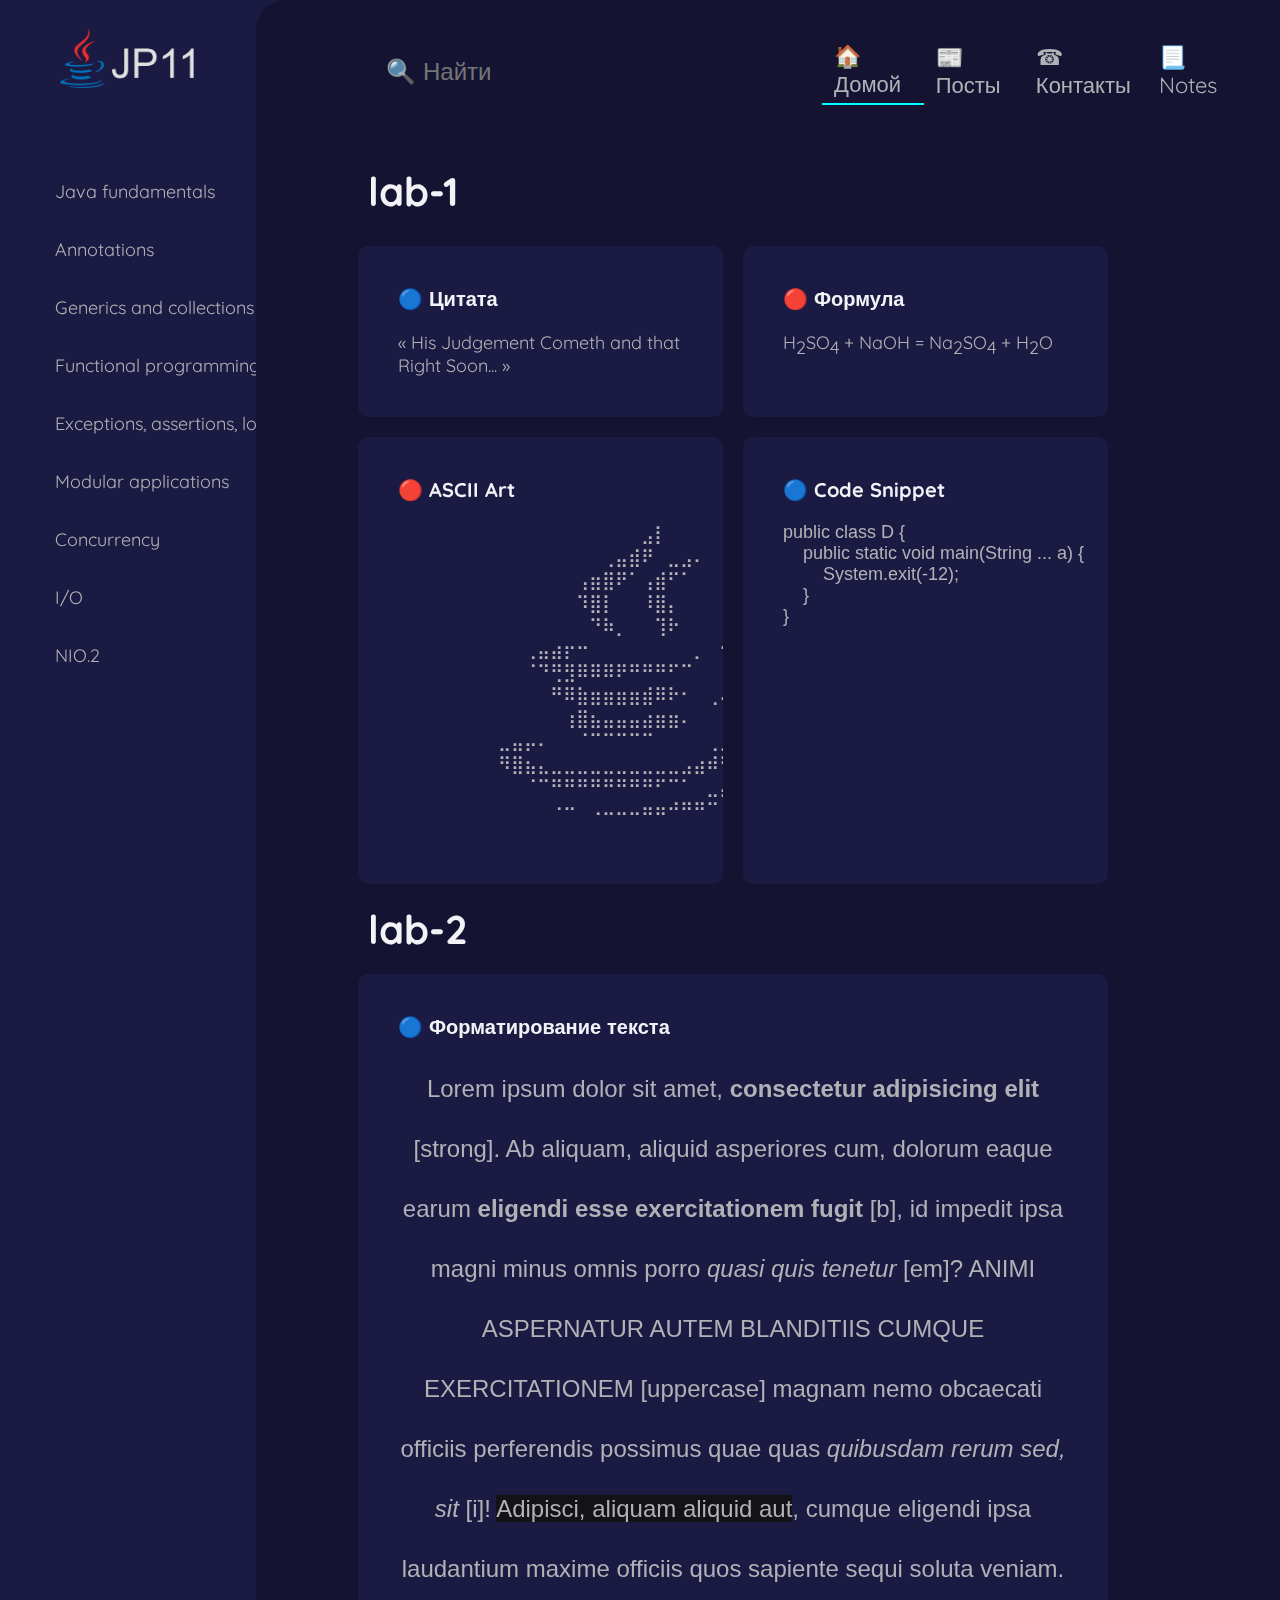
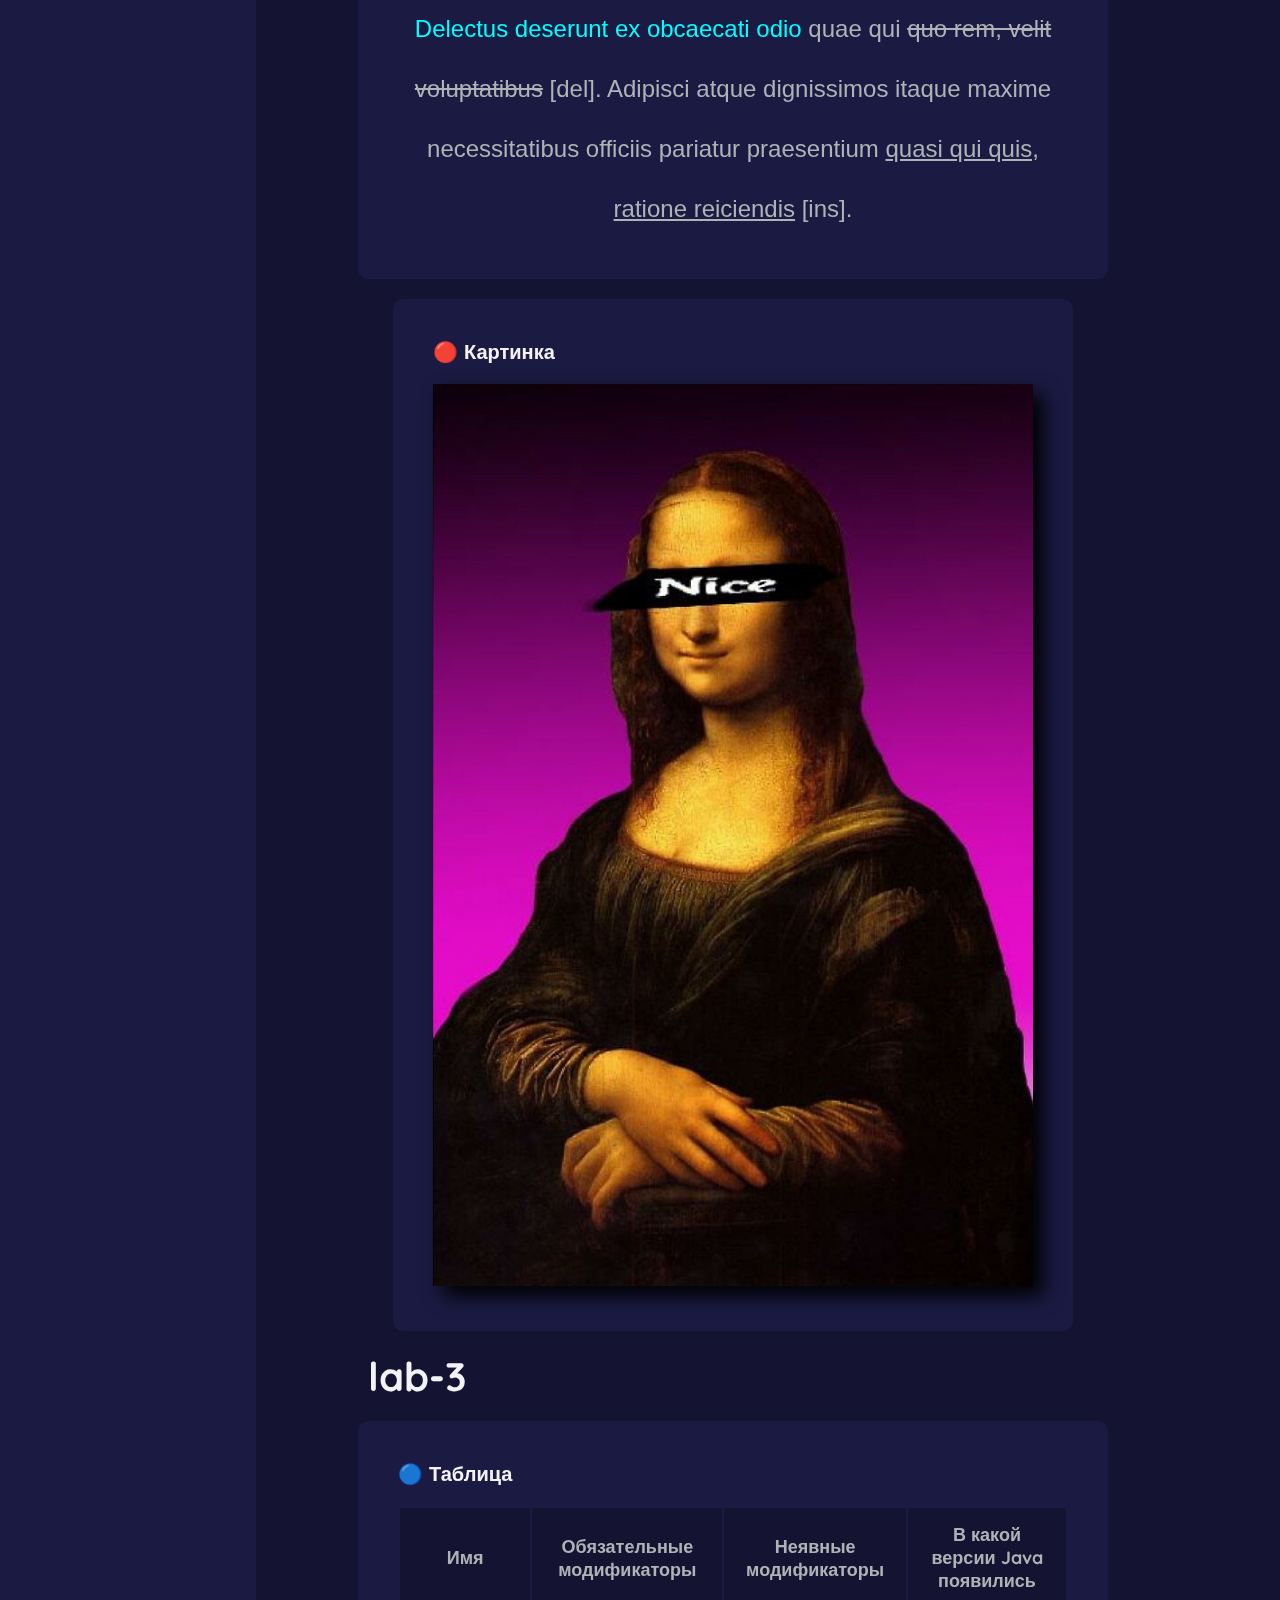
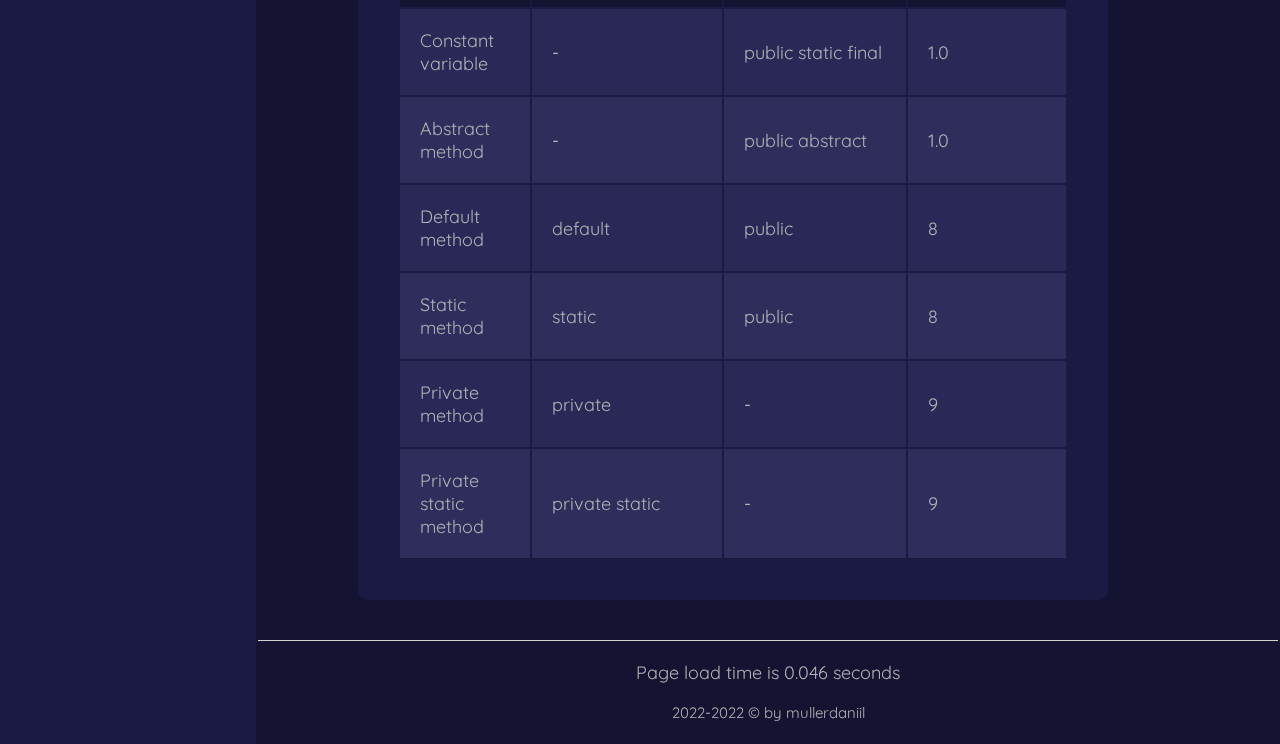
<file: index.html>
<!DOCTYPE html>
<html lang="ru">
<head>
    <meta charset="UTF-8">
    <title>Java Pitfalls</title>
    <link rel="stylesheet" href="styles/style.css">
    <link rel="stylesheet" href="styles/text.css">
    <link rel="stylesheet" href="styles/images.css">
    <link rel="stylesheet" href="styles/tables.css">
    <script src="scripts/page-load-time.js"></script>
</head>

<body>
<script src="scripts/load-page-template.js"></script>

<div class="sidebar">
</div>

<div class="content-container">
    <header class="header">
    </header>

    <main class="content">
        <h1 class="content__header">lab-1</h1>

        <section class="content__grid-section">

            <section class="content__section">
                <h1 class="content__section__header">🔵 Цитата</h1>
                <q>
                    His Judgement Cometh and that Right Soon...
                </q>
            </section>

            <section class="content__section">
                <h1 class="content__section__header">🔴 Формула</h1>
                <p>
                    H<sub>2</sub>SO<sub>4</sub> + NaOH = Na<sub>2</sub>SO<sub>4</sub> + H<sub>2</sub>O
                </p>
            </section>

            <section class="content__section">
                <h1 class="content__section__header">🔴 ASCII Art</h1>
                <pre>
                    ⠀⠀⠀⠀⠀⠀⠀⠀⠀⠀⠀⣠⡇⠀⠀⠀⠀⠀⠀⠀
                    ⠀⠀⠀⠀⠀⠀⠀⠀⢀⣤⣾⠟⠀⣀⣠⠄⠀⠀⠀⠀
                    ⠀⠀⠀⠀⠀⠀⢠⣶⣿⠟⠁⢠⣾⠋⠁⠀
                    ⠀⠀⠀⠀⠀⠀⠹⣿⡇⠀⠀⠸⣿⡄⠀⠀
                    ⠀⠀⠀⠀⠀⠀⠀⠙⠷⡀⠀⠀⢹⠗⠀⠀⠀⠀⠀⠀
                    ⠀⠀⢀⣤⣴⡖⠒⠀⠀⠀⠀⠀⠀⠀⠀⡀⠀⠒⢶⣄
                    ⠀⠀⠈⠙⢛⣻⠿⠿⠿⠟⠛⠛⠛⠋⠉⠀⠀⠀⣸⡿
                    ⠀⠀⠀⠀⠛⠿⣷⣶⣶⣶⣶⣾⠿⠗⠂⠀⢀⠴⠛⠁
                    ⠀⠀⠀⠀⠀⢰⣿⣦⣤⣤⣤⣴⣶⣶⠄⠀⠀⠀⠀⠀
                    ⣀⣤⡤⠄⠀⠀⠈⠉⠉⠉⠉⠉⠀⠀⠀⠀⢀⡀⠀⠀
                    ⠻⣿⣦⣄⣀⣀⣀⣀⣀⣀⣀⣀⣀⣀⣠⣴⠾⠃⠀⢀
                    ⠀⠀⠈⠉⠛⠛⠛⠛⠛⠛⠛⠛⠋⠉⠁⠀⣀⣤⡶⠋
                    ⠀⠀⠀⠀⠐⠒⠀⠠⠤⠤⠤⠶⠶⠚⠛⠛⠉⠀⠀⠀
                </pre>
            </section>

            <section class="content__section">
                <h1 class="content__section__header">🔵 Code Snippet</h1>
                <pre class="content__section__code">
public class D {
    public static void main(String ... a) {
        System.exit(-12);
    }
}
                </pre>
            </section>

        </section>

        <h1 class="content__header">lab-2</h1>

        <section class="content__section">
            <h1 class="content__section__header">🔵 Форматирование текста</h1>
            <p class="text-paragraph">
                Lorem ipsum dolor sit amet, <strong>consectetur adipisicing elit</strong> [strong]. Ab aliquam, aliquid
                asperiores cum, dolorum
                eaque earum <b>eligendi esse exercitationem fugit</b> [b], id impedit ipsa magni minus omnis porro <em>quasi
                quis
                tenetur</em> [em]? <span style="text-transform: uppercase;">Animi aspernatur autem blanditiis cumque exercitationem</span>
                [uppercase] magnam nemo obcaecati officiis
                perferendis possimus quae quas <i>quibusdam rerum sed, sit</i> [i]! <span
                    style="background-color: #131217;">Adipisci, aliquam aliquid aut</span>, cumque eligendi
                ipsa laudantium maxime officiis quos sapiente sequi soluta veniam. <span style="color: aqua;">Delectus deserunt ex obcaecati
                odio</span>
                quae qui
                <del>quo rem, velit voluptatibus</del>
                [del]. Adipisci atque dignissimos itaque maxime necessitatibus officiis
                pariatur praesentium
                <ins>quasi qui quis, ratione reiciendis</ins>
                [ins].
            </p>
        </section>

        <section class="content__single-column-section">
            <section class="content__section">
                <h1 class="content__section__header">🔴 Картинка</h1>
                <img class="shadowed-image" src="images/mona-lisa-nice2.jpg" alt="Mona Lisa">
            </section>
        </section>

        <h1 class="content__header">lab-3</h1>

        <section class="content__section">
            <h1 class="content__section__header">🔵 Таблица</h1>
            <table class="content__section__table">
                <thead>
                <tr>
                    <th>Имя</th>
                    <th>Обязательные модификаторы</th>
                    <th>Неявные модификаторы</th>
                    <th>В какой версии Java появились</th>
                </tr>
                </thead>
                <tbody>
                <tr>
                    <td>Constant variable</td>
                    <td>-</td>
                    <td><code>public static final</code></td>
                    <td>1.0</td>
                </tr>
                <tr>
                    <td>Abstract method</td>
                    <td>-</td>
                    <td><code>public abstract</code></td>
                    <td>1.0</td>
                </tr>
                <tr>
                    <td>Default method</td>
                    <td><code>default</code></td>
                    <td><code>public </code></td>
                    <td>8</td>
                </tr>
                <tr>
                    <td>Static method</td>
                    <td><code>static</code></td>
                    <td><code>public</code></td>
                    <td>8</td>
                </tr>
                <tr>
                    <td>Private method</td>
                    <td><code>private</code></td>
                    <td>-</td>
                    <td>9</td>
                </tr>
                <tr>
                    <td>Private static method</td>
                    <td><code>private static</code></td>
                    <td>-</td>
                    <td>9</td>
                </tr>
                </tbody>
            </table>
        </section>


    </main>

    <footer>
    </footer>
</div>

<script src="scripts/set-active-links.js"></script>
</body>
</html>
</file>
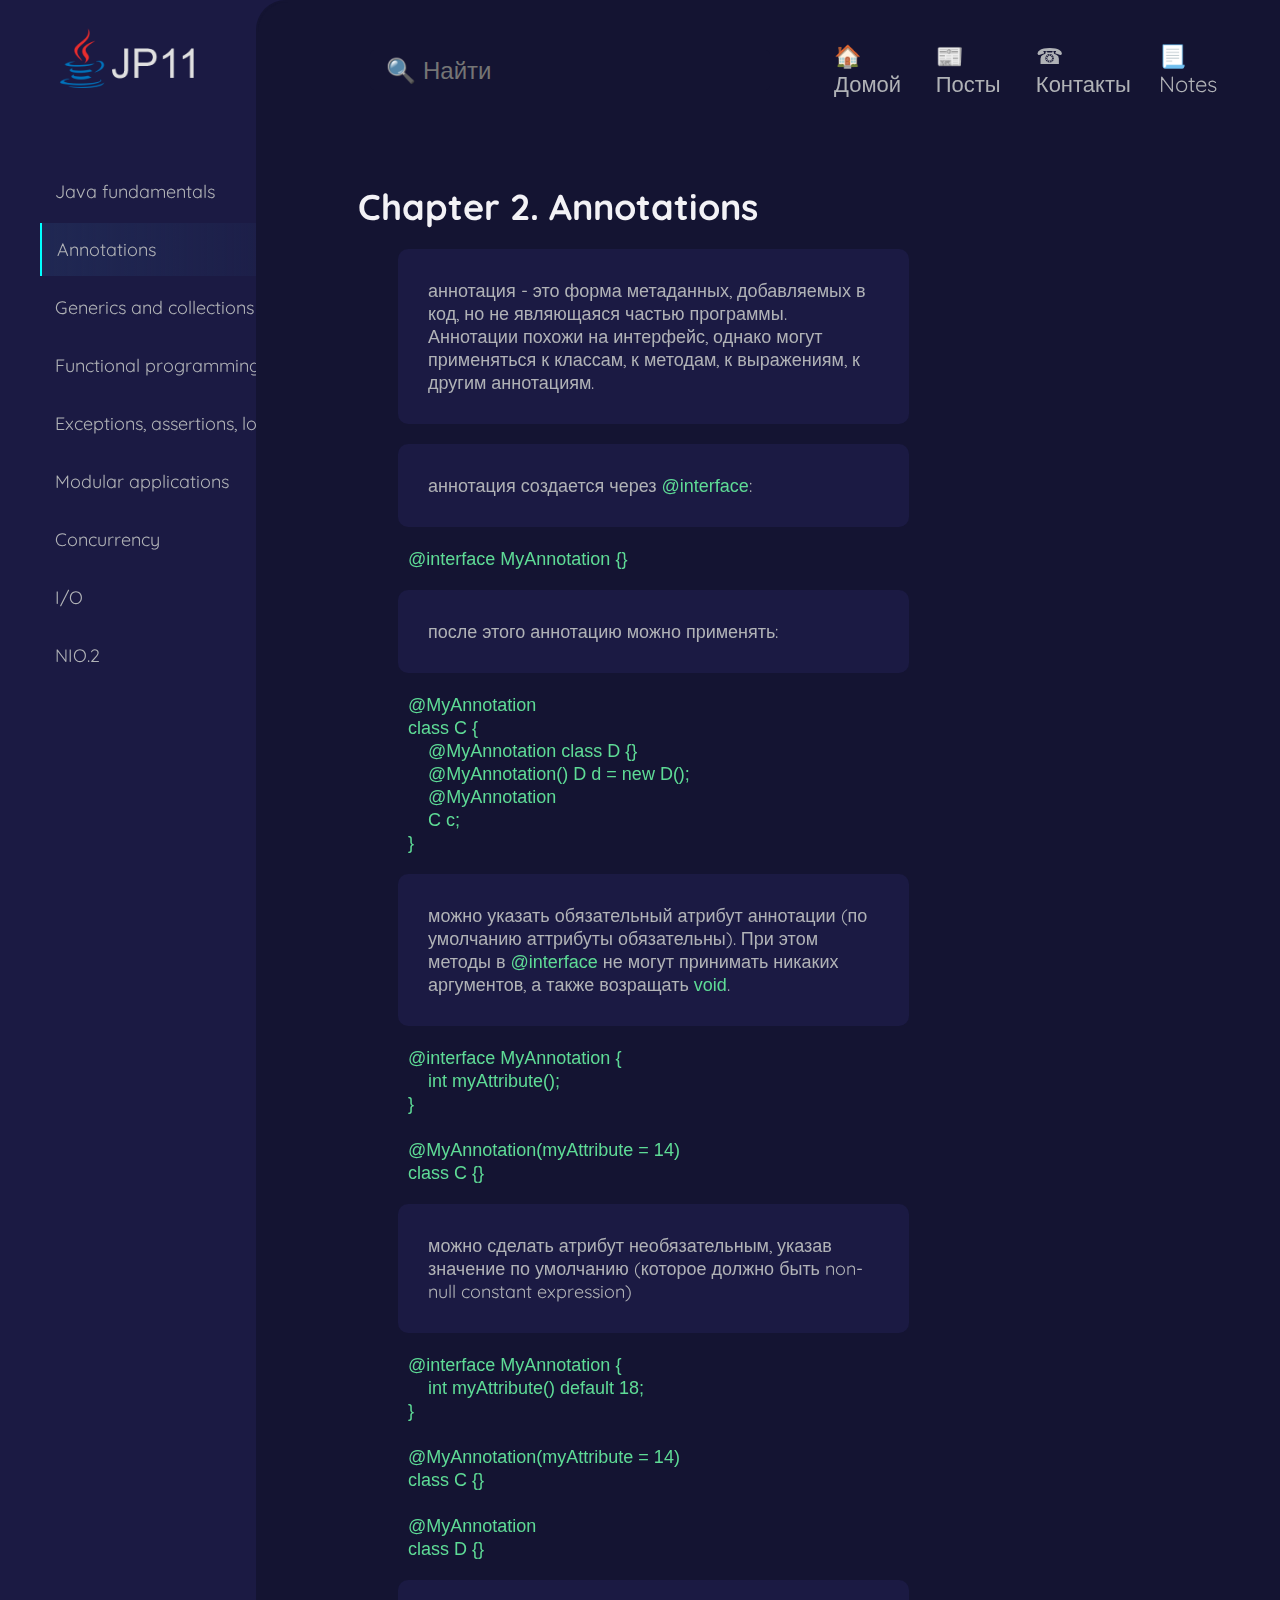
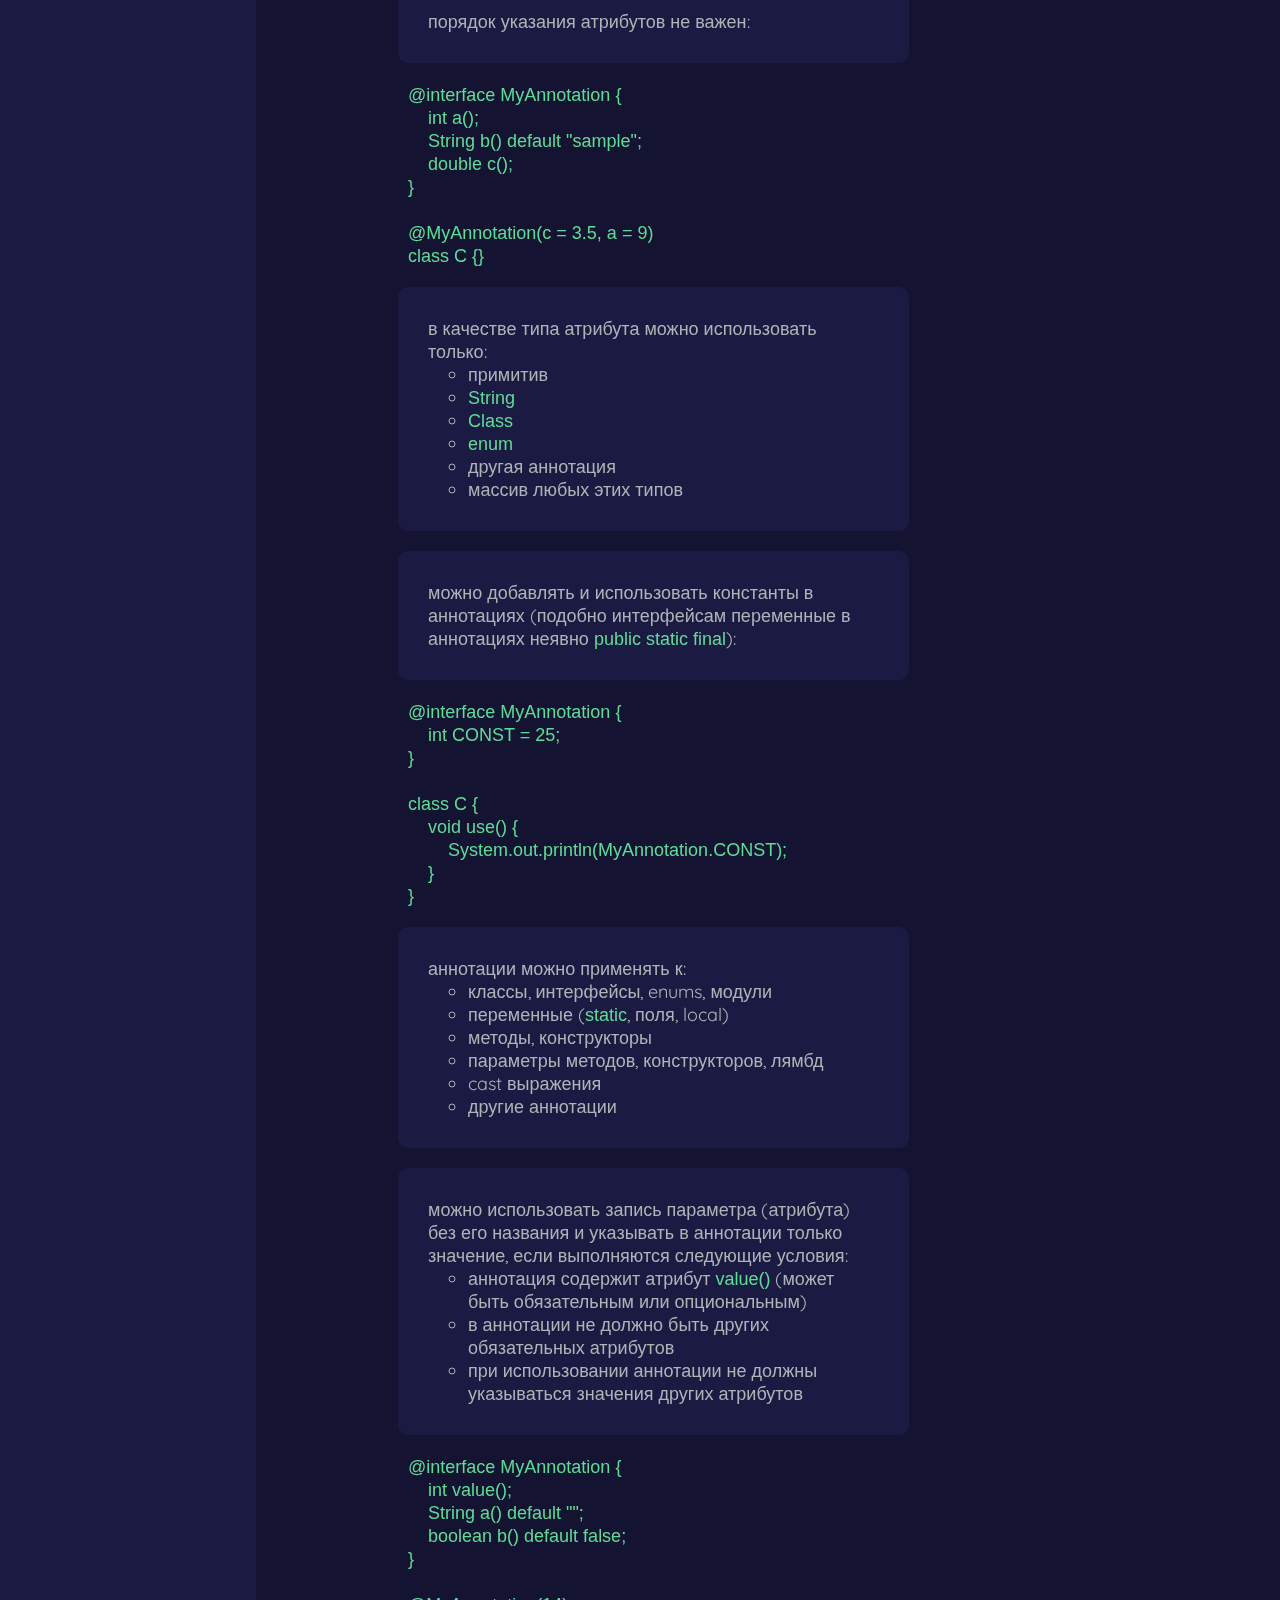
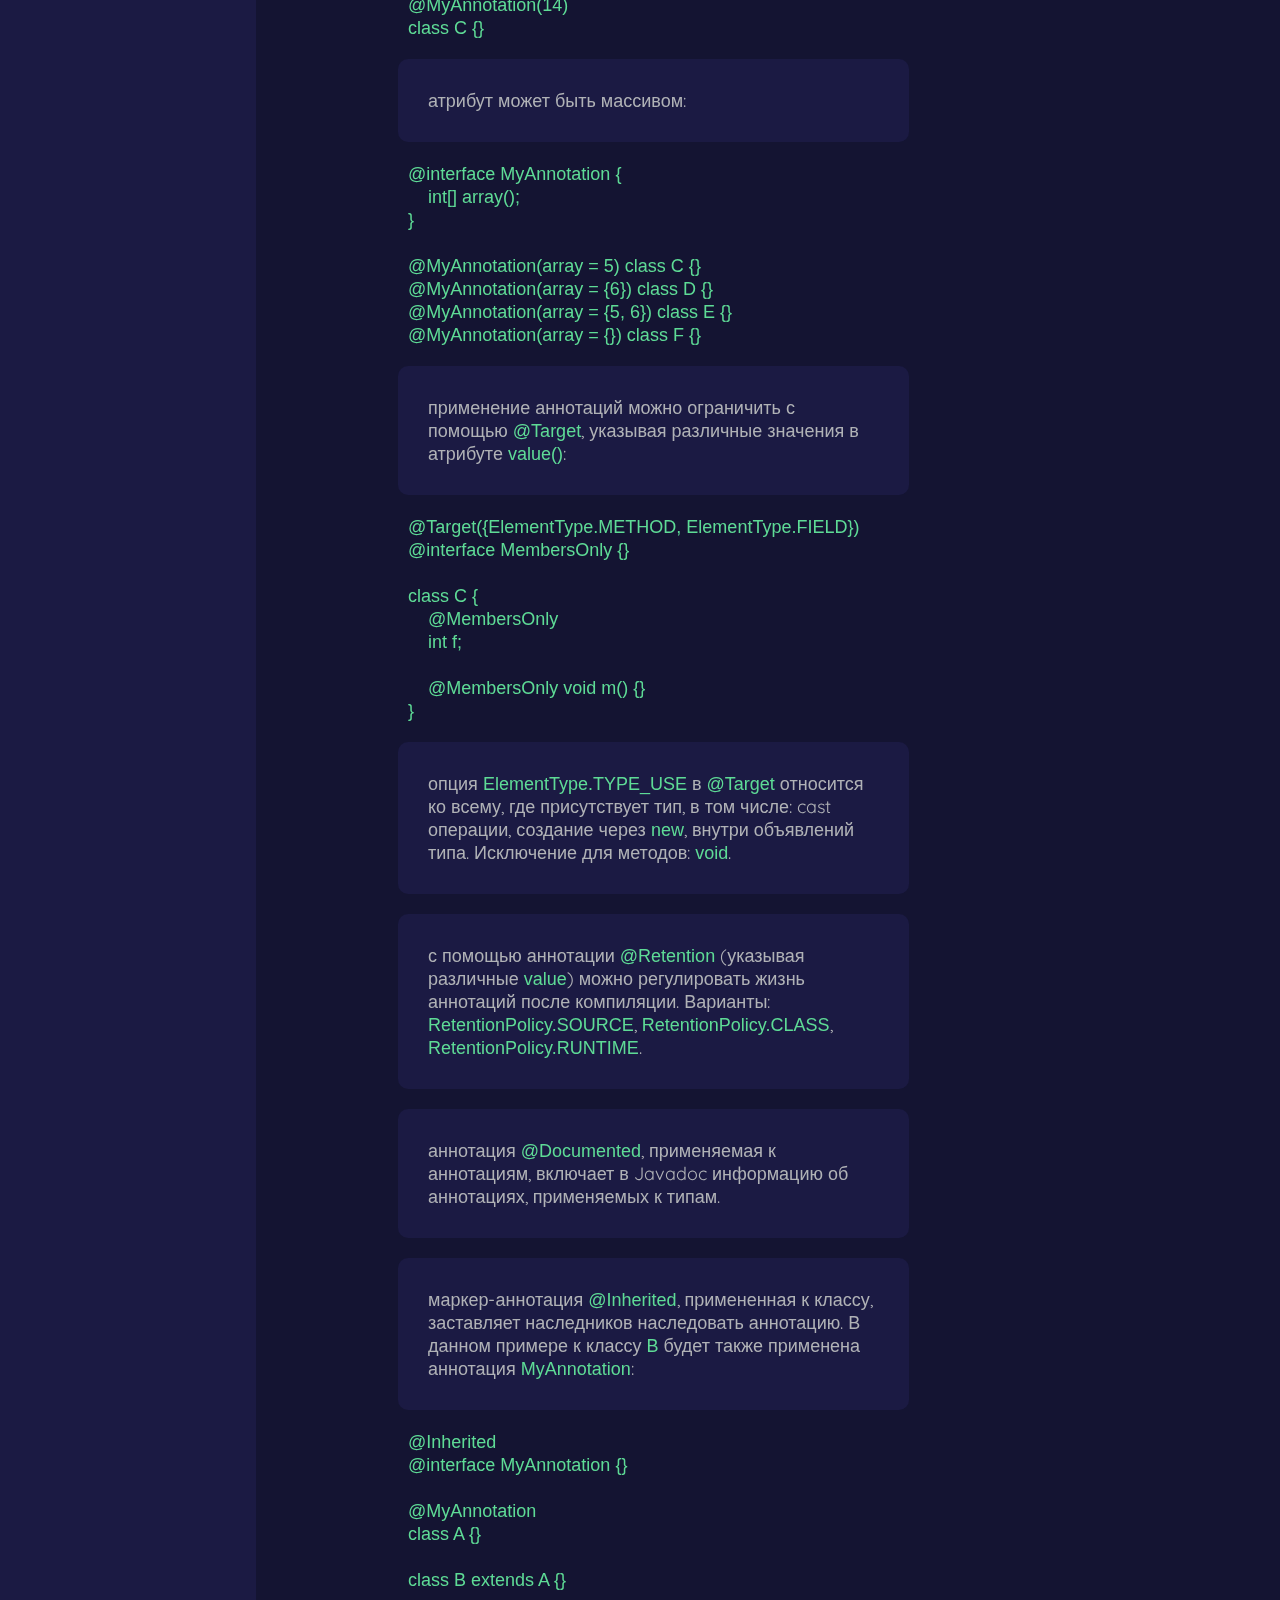
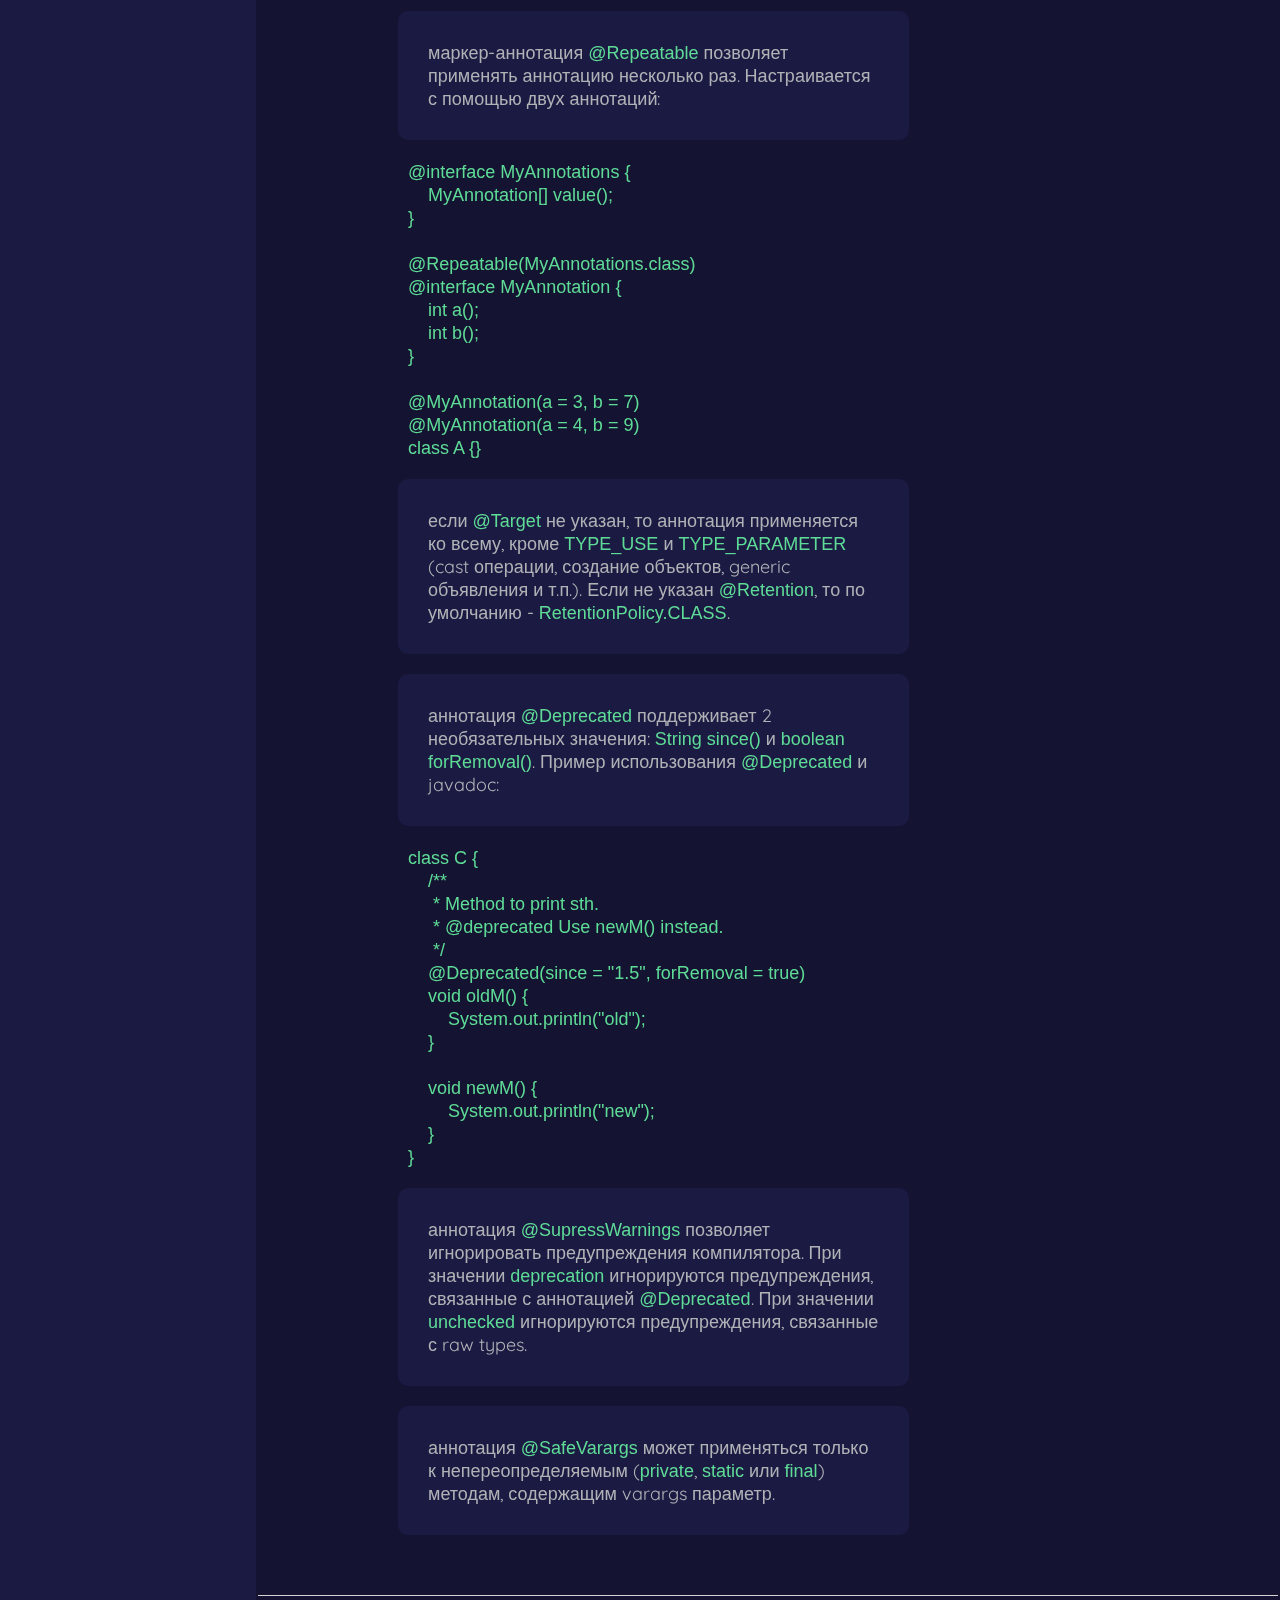
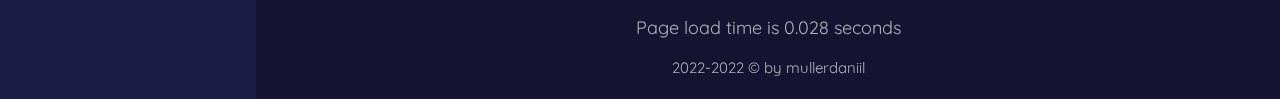
<file: annotations.html>
<!DOCTYPE html>
<html lang="en">
<head>
    <meta charset="UTF-8">
    <title>Annotations</title>
    <link rel="stylesheet" href="styles/style.css">
    <link rel="stylesheet" href="styles/text.css">
    <link rel="stylesheet" href="styles/images.css">
    <link rel="stylesheet" href="styles/chapters.css">
    <script src="scripts/page-load-time.js"></script>
</head>
<body>
<script src="scripts/load-page-template.js"></script>

<div class="sidebar">
</div>

<div class="content-container">
    <header class="header">
    </header>

    <main class="content">
        <h1>Chapter 2. Annotations</h1>
        <ul>
            <li>
                <p>аннотация - это форма метаданных, добавляемых в код, но не являющаяся частью программы. Аннотации похожи на интерфейс, однако могут применяться к классам, к методам, к выражениям, к другим аннотациям.</p>
            </li>
            <li>
                <p>аннотация создается через <code>@interface</code>:</p>
            </li>
        </ul>
        <pre><code class="language-java">@interface MyAnnotation {}
</code></pre>
        <ul>
            <li>после этого аннотацию можно применять:</li>
        </ul>
        <pre><code class="language-java">@MyAnnotation
class C {
    @MyAnnotation class D {}
    @MyAnnotation() D d = new D();
    @MyAnnotation
    C c;
}
</code></pre>
        <ul>
            <li>можно указать обязательный атрибут аннотации (по умолчанию аттрибуты обязательны). При этом методы в <code>@interface</code> не могут принимать никаких аргументов, а также возращать <code>void</code>.</li>
        </ul>
        <pre><code class="language-java">@interface MyAnnotation {
    int myAttribute();
}

@MyAnnotation(myAttribute = 14)
class C {}
</code></pre>
        <ul>
            <li>можно сделать атрибут необязательным, указав значение по умолчанию (которое должно быть non-null constant expression)</li>
        </ul>
        <pre><code class="language-java">@interface MyAnnotation {
    int myAttribute() default 18;
}

@MyAnnotation(myAttribute = 14)
class C {}

@MyAnnotation
class D {}
</code></pre>
        <ul>
            <li>порядок указания атрибутов не важен:</li>
        </ul>
        <pre><code class="language-java">@interface MyAnnotation {
    int a();
    String b() default &quot;sample&quot;;
    double c();
}

@MyAnnotation(c = 3.5, a = 9)
class C {}
</code></pre>
        <ul>
            <li>
                <p>в качестве типа атрибута можно использовать только:</p>
                <ul>
                    <li>примитив</li>
                    <li>
                        <code>String</code>
                    </li>
                    <li>
                        <code>Class</code>
                    </li>
                    <li>
                        <code>enum</code>
                    </li>
                    <li>другая аннотация</li>
                    <li>массив любых этих типов</li>
                </ul>
            </li>
            <li>
                <p>можно добавлять и использовать константы в аннотациях (подобно интерфейсам переменные в аннотациях неявно <code>public static final</code>):</p>
            </li>
        </ul>
        <pre><code class="language-java">@interface MyAnnotation {
    int CONST = 25;
}

class C {
    void use() {
        System.out.println(MyAnnotation.CONST);
    }
}
</code></pre>
        <ul>
            <li>
                <p>аннотации можно применять к:</p>
                <ul>
                    <li>классы, интерфейсы, enums, модули</li>
                    <li>переменные (<code>static</code>, поля, local)</li>
                    <li>методы, конструкторы</li>
                    <li>параметры методов, конструкторов, лямбд</li>
                    <li>cast выражения</li>
                    <li>другие аннотации</li>
                </ul>
            </li>
            <li>
                <p>можно использовать запись параметра (атрибута) без его названия и указывать в аннотации только значение, если выполняются следующие условия:</p>
                <ul>
                    <li>аннотация содержит атрибут <code>value()</code> (может быть обязательным или опциональным)</li>
                    <li>в аннотации не должно быть других обязательных атрибутов</li>
                    <li>при использовании аннотации не должны указываться значения других атрибутов</li>
                </ul>
            </li>
        </ul>
        <pre><code class="language-java">@interface MyAnnotation {
    int value();
    String a() default &quot;&quot;;
    boolean b() default false;
}

@MyAnnotation(14)
class C {}
</code></pre>
        <ul>
            <li>атрибут может быть массивом:</li>
        </ul>
        <pre><code class="language-java">@interface MyAnnotation {
    int[] array();
}

@MyAnnotation(array = 5) class C {}
@MyAnnotation(array = {6}) class D {}
@MyAnnotation(array = {5, 6}) class E {}
@MyAnnotation(array = {}) class F {}
</code></pre>
        <ul>
            <li>применение аннотаций можно ограничить с помощью <code>@Target</code>, указывая различные значения в атрибуте <code>value()</code>:</li>
        </ul>
        <pre><code class="language-java">@Target({ElementType.METHOD, ElementType.FIELD})
@interface MembersOnly {}

class C {
    @MembersOnly
    int f;

    @MembersOnly void m() {}
}
</code></pre>
        <ul>
            <li>
                <p>опция <code>ElementType.TYPE_USE</code> в <code>@Target</code> относится ко всему, где присутствует тип, в том числе: cast операции, создание через <code>new</code>, внутри объявлений типа. Исключение для методов: <code>void</code>.</p>
            </li>
            <li>
                <p>с помощью аннотации <code>@Retention</code> (указывая различные <code>value</code>) можно регулировать жизнь аннотаций после компиляции. Варианты: <code>RetentionPolicy.SOURCE</code>, <code>RetentionPolicy.CLASS</code>, <code>RetentionPolicy.RUNTIME</code>.</p>
            </li>
            <li>
                <p>аннотация <code>@Documented</code>, применяемая к аннотациям, включает в Javadoc информацию об аннотациях, применяемых к типам.</p>
            </li>
            <li>
                <p>маркер-аннотация <code>@Inherited</code>, примененная к классу, заставляет наследников наследовать аннотацию. В данном примере к классу <code>B</code> будет также применена аннотация <code>MyAnnotation</code>:</p>
            </li>
        </ul>
        <pre><code class="language-java">@Inherited
@interface MyAnnotation {}

@MyAnnotation
class A {}

class B extends A {}
</code></pre>
        <ul>
            <li>маркер-аннотация <code>@Repeatable</code> позволяет применять аннотацию несколько раз. Настраивается с помощью двух аннотаций:</li>
        </ul>
        <pre><code class="language-java">@interface MyAnnotations {
    MyAnnotation[] value();
}

@Repeatable(MyAnnotations.class)
@interface MyAnnotation {
    int a();
    int b();
}

@MyAnnotation(a = 3, b = 7)
@MyAnnotation(a = 4, b = 9)
class A {}
</code></pre>
        <ul>
            <li>
                <p>если <code>@Target</code> не указан, то аннотация применяется ко всему, кроме <code>TYPE_USE</code> и <code>TYPE_PARAMETER</code> (cast операции, создание объектов, generic объявления и т.п.). Если не указан <code>@Retention</code>, то по умолчанию - <code>RetentionPolicy.CLASS</code>.</p>
            </li>
            <li>
                <p>аннотация <code>@Deprecated</code> поддерживает 2 необязательных значения: <code>String since()</code> и <code>boolean forRemoval()</code>. Пример использования <code>@Deprecated</code> и javadoc:</p>
            </li>
        </ul>
        <pre><code class="language-java">class C {
    /**
     * Method to print sth.
     * @deprecated Use newM() instead.
     */
    @Deprecated(since = &quot;1.5&quot;, forRemoval = true)
    void oldM() {
        System.out.println(&quot;old&quot;);
    }

    void newM() {
        System.out.println(&quot;new&quot;);
    }
}
</code></pre>
        <ul>
            <li>
                <p>аннотация <code>@SupressWarnings</code> позволяет игнорировать предупреждения компилятора. При значении <code>deprecation</code> игнорируются предупреждения, связанные с аннотацией <code>@Deprecated</code>. При значении <code>unchecked</code> игнорируются предупреждения, связанные с raw types.</p>
            </li>
            <li>
                <p>аннотация <code>@SafeVarargs</code> может применяться только к непереопределяемым (<code>private</code>, <code>static</code> или <code>final</code>) методам, содержащим varargs параметр.</p>
            </li>
        </ul>

    </main>

    <footer>
    </footer>
</div>

<script src="scripts/set-active-links.js"></script>
</body>
</html>
</file>
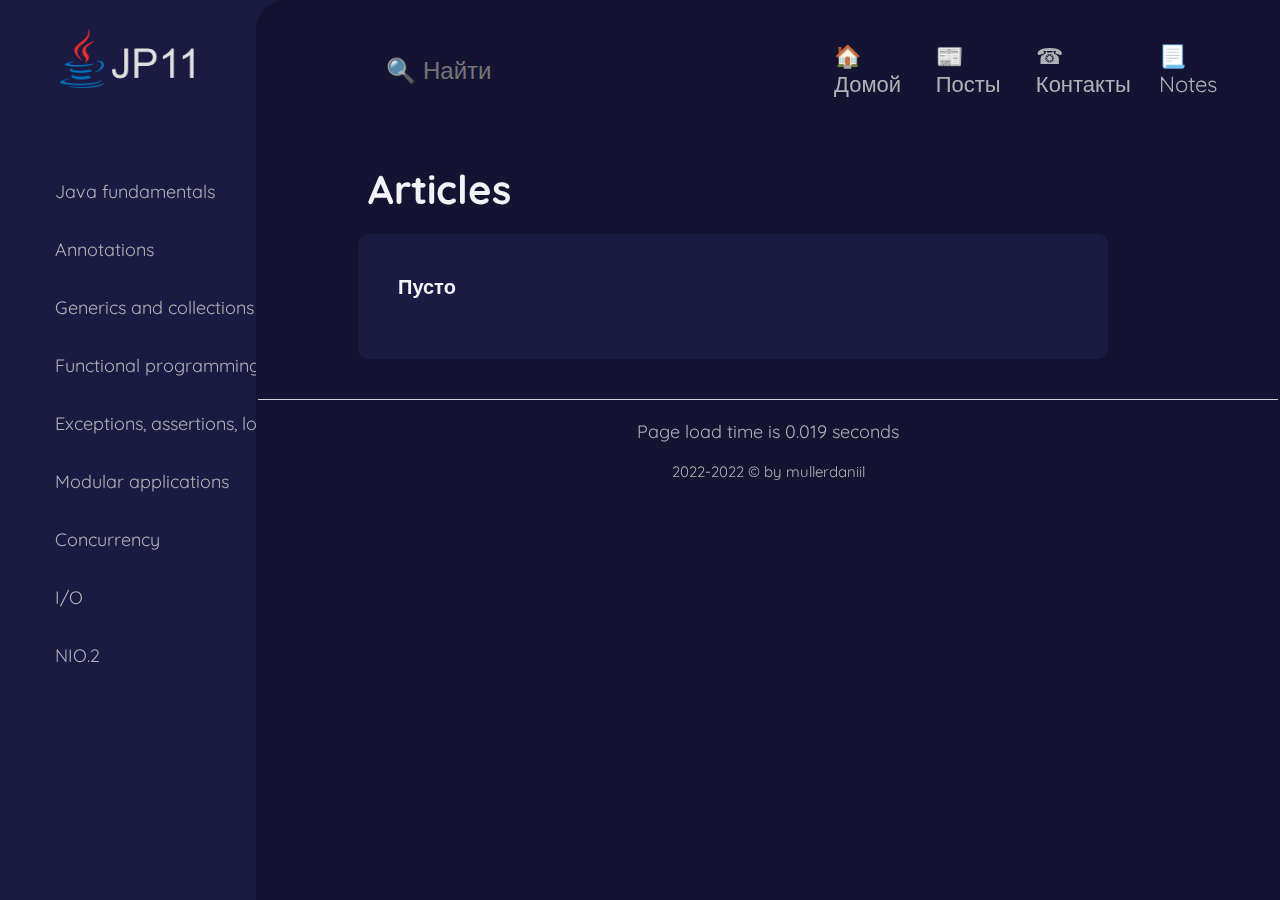
<file: articles.html>
<!DOCTYPE html>
<html lang="ru">
<head>
    <meta charset="UTF-8">
    <title>Статьи</title>
    <link rel="stylesheet" href="styles/style.css">
    <link rel="stylesheet" href="styles/text.css">
    <link rel="stylesheet" href="styles/images.css">
    <link rel="stylesheet" href="styles/tables.css">
    <script src="scripts/page-load-time.js"></script>
</head>

<body>
<script src="scripts/load-page-template.js"></script>

<div class="sidebar">
</div>

<div class="content-container">
    <header class="header">
    </header>

    <main class="content">
        <h1 class="content__header">Articles</h1>
        <section class="content__section">
            <h1 class="content__section__header">Пусто</h1>
        </section>
    </main>

    <footer>
    </footer>
</div>

<script src="scripts/set-active-links.js"></script>
</body>
</html>
</file>
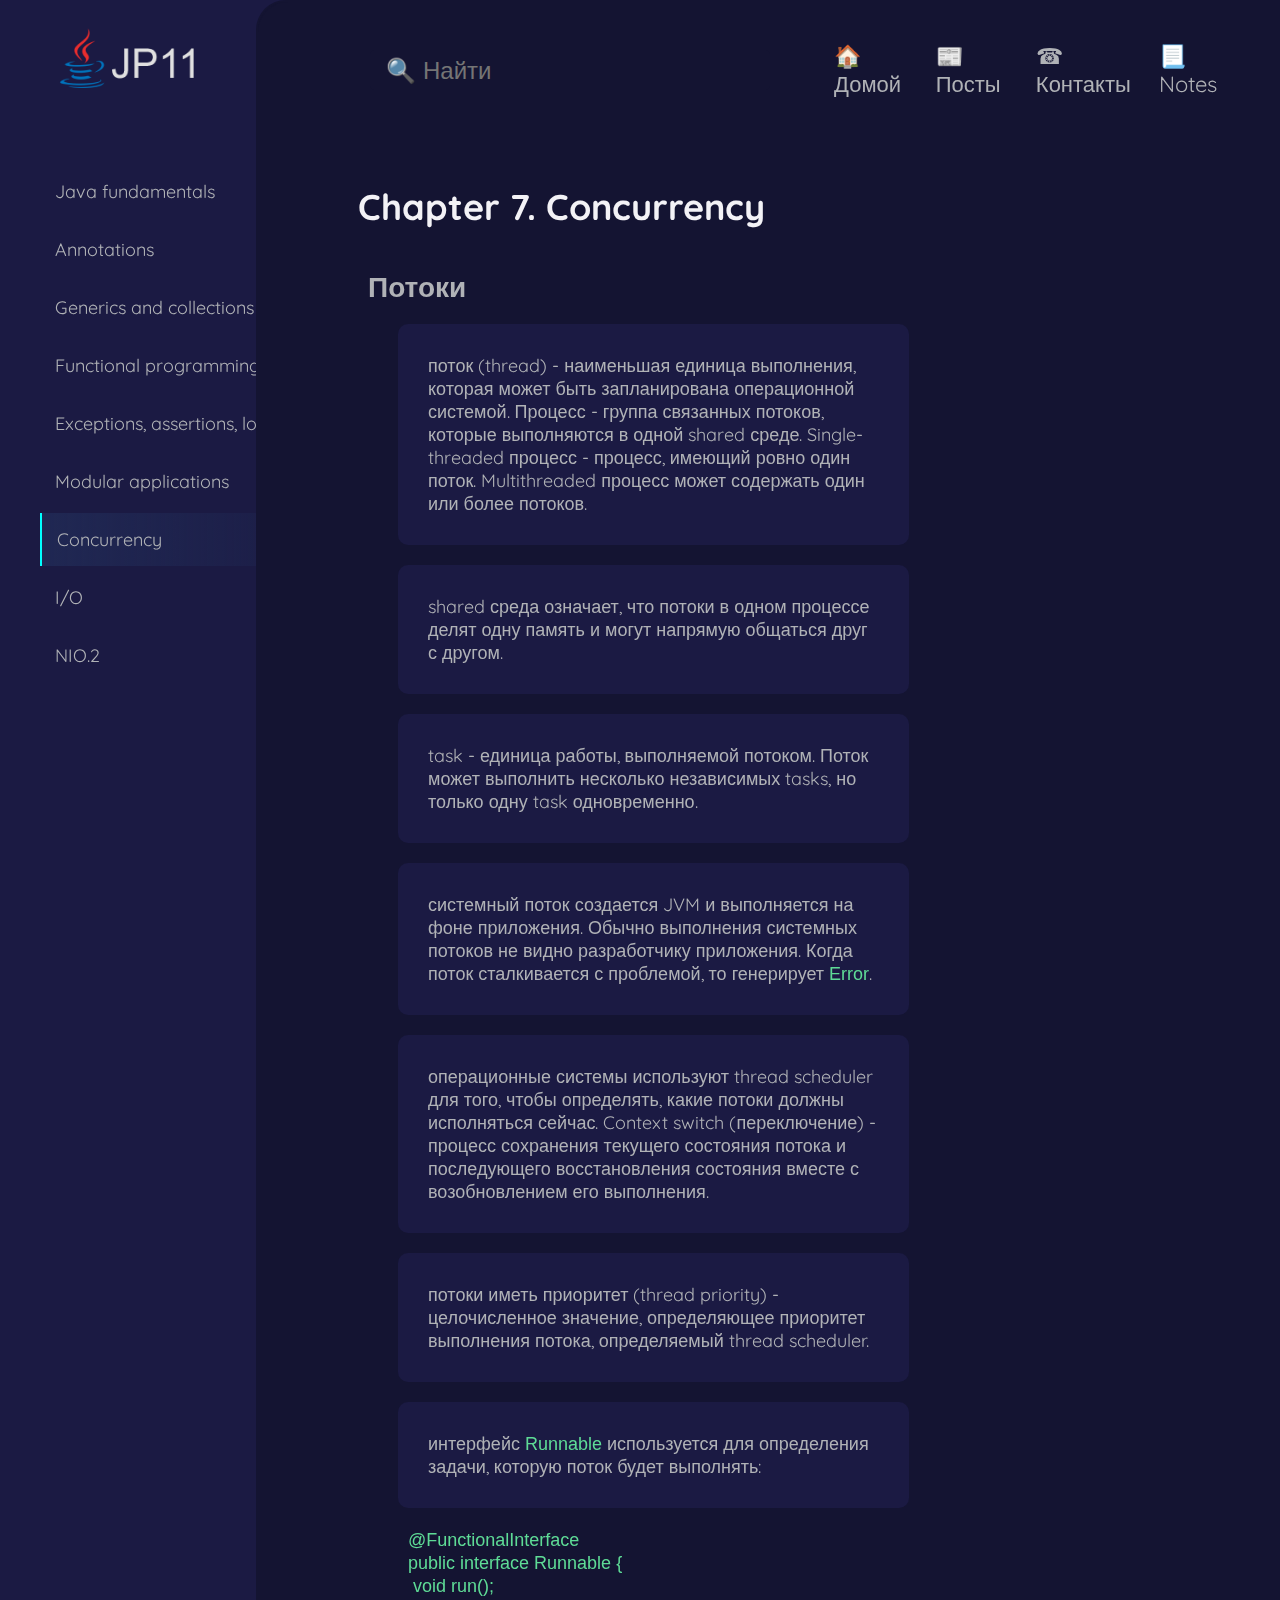
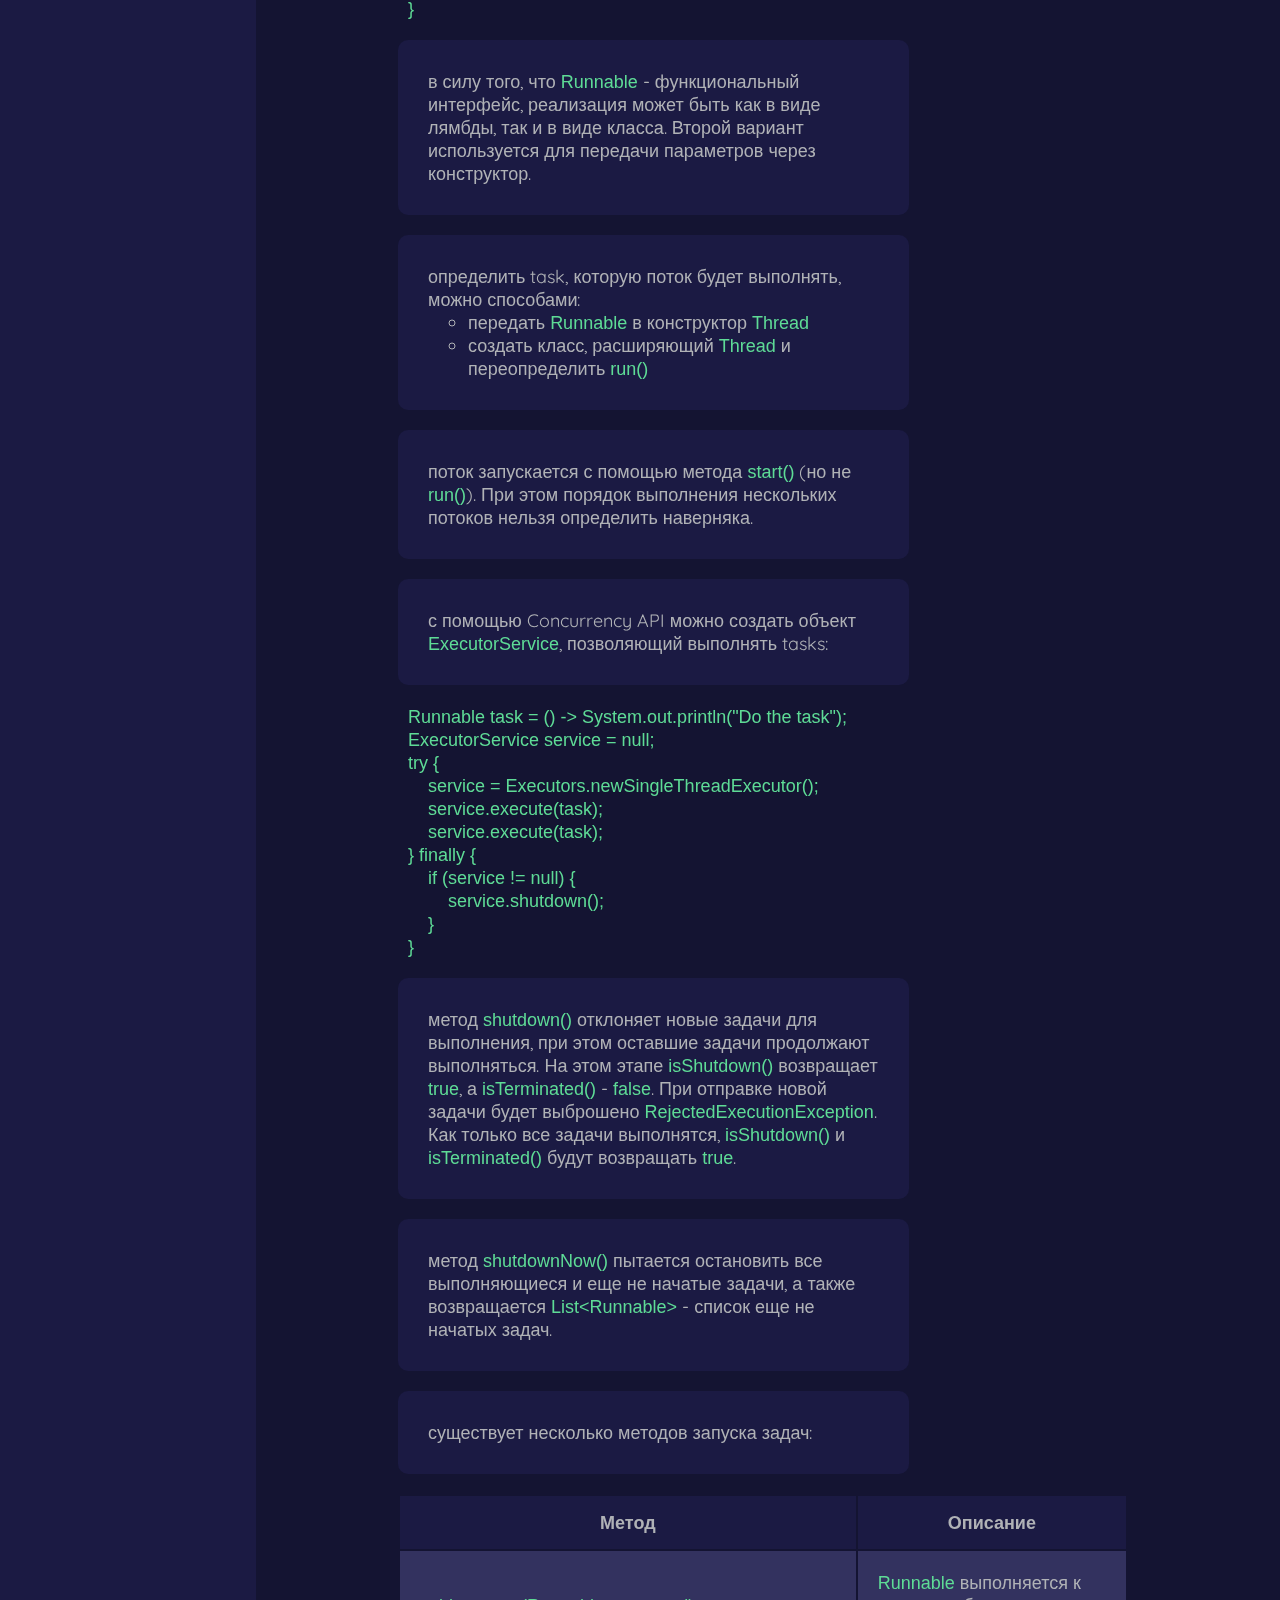
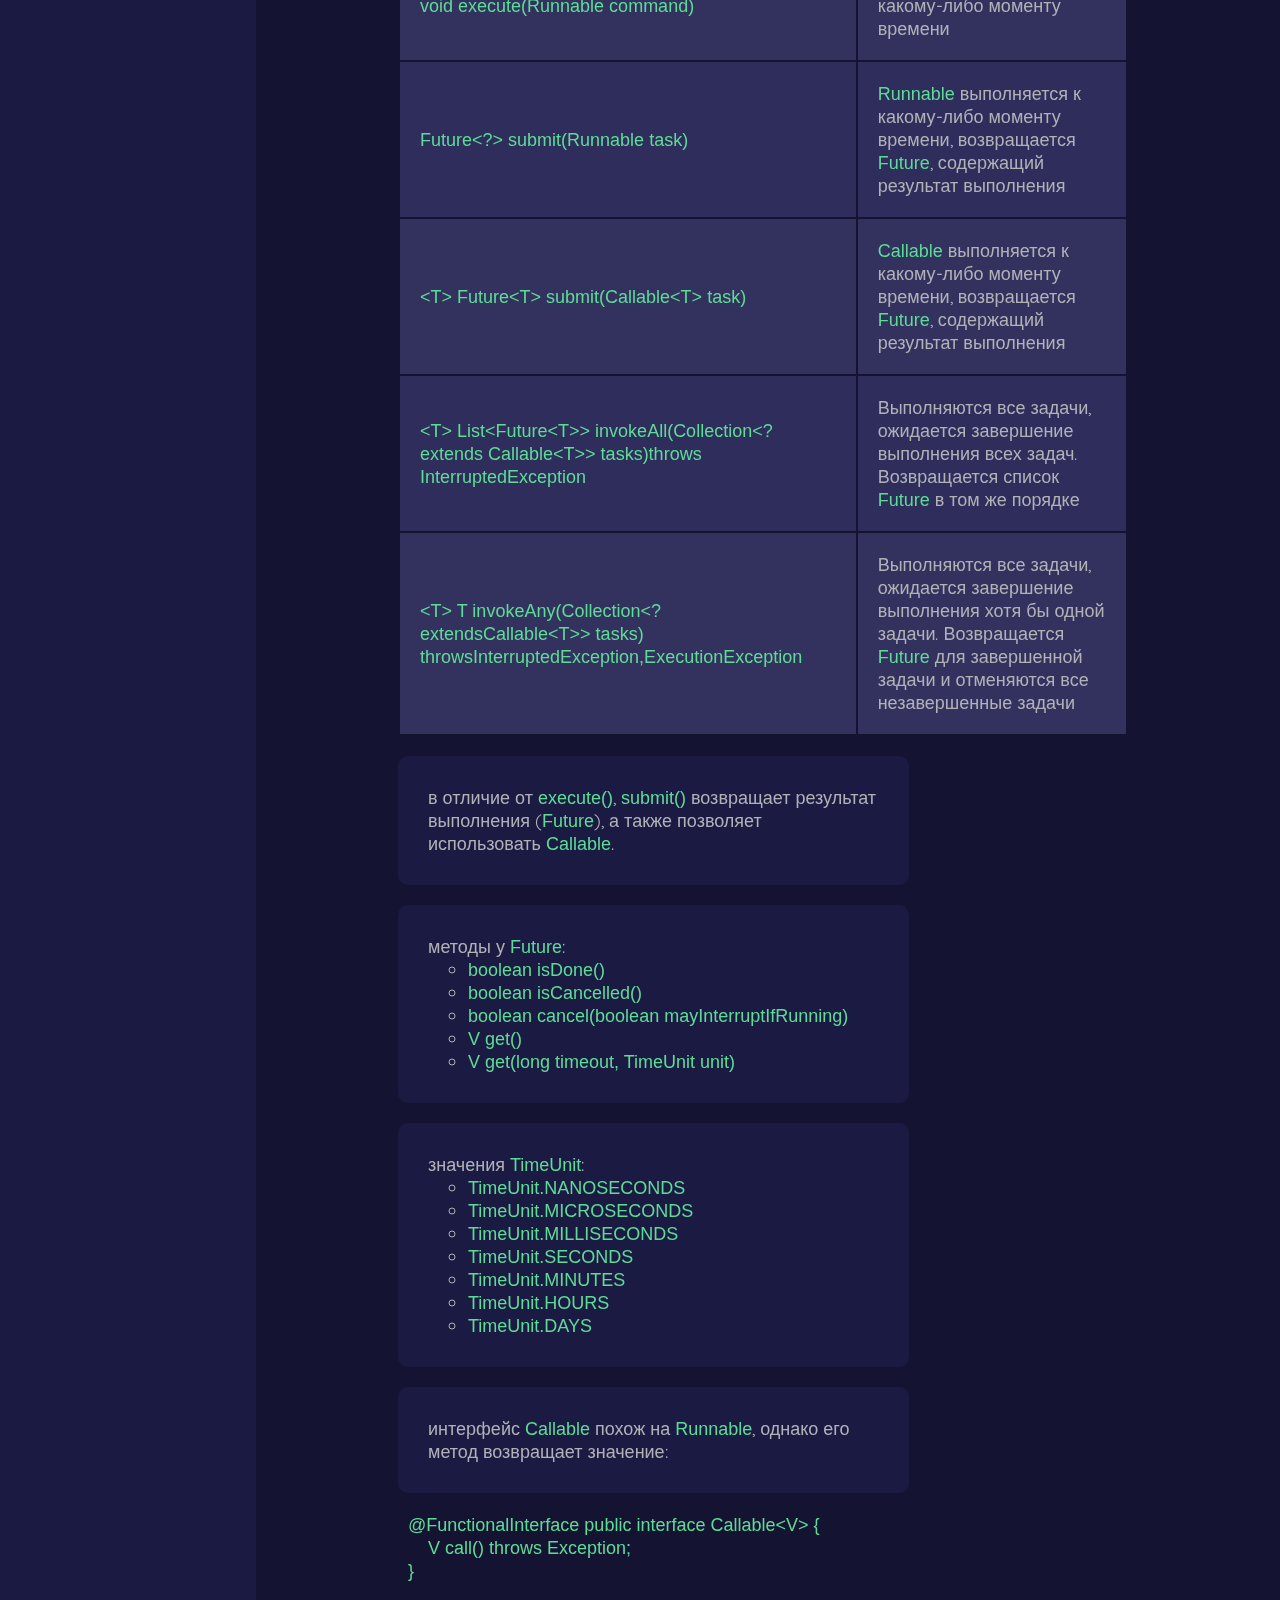
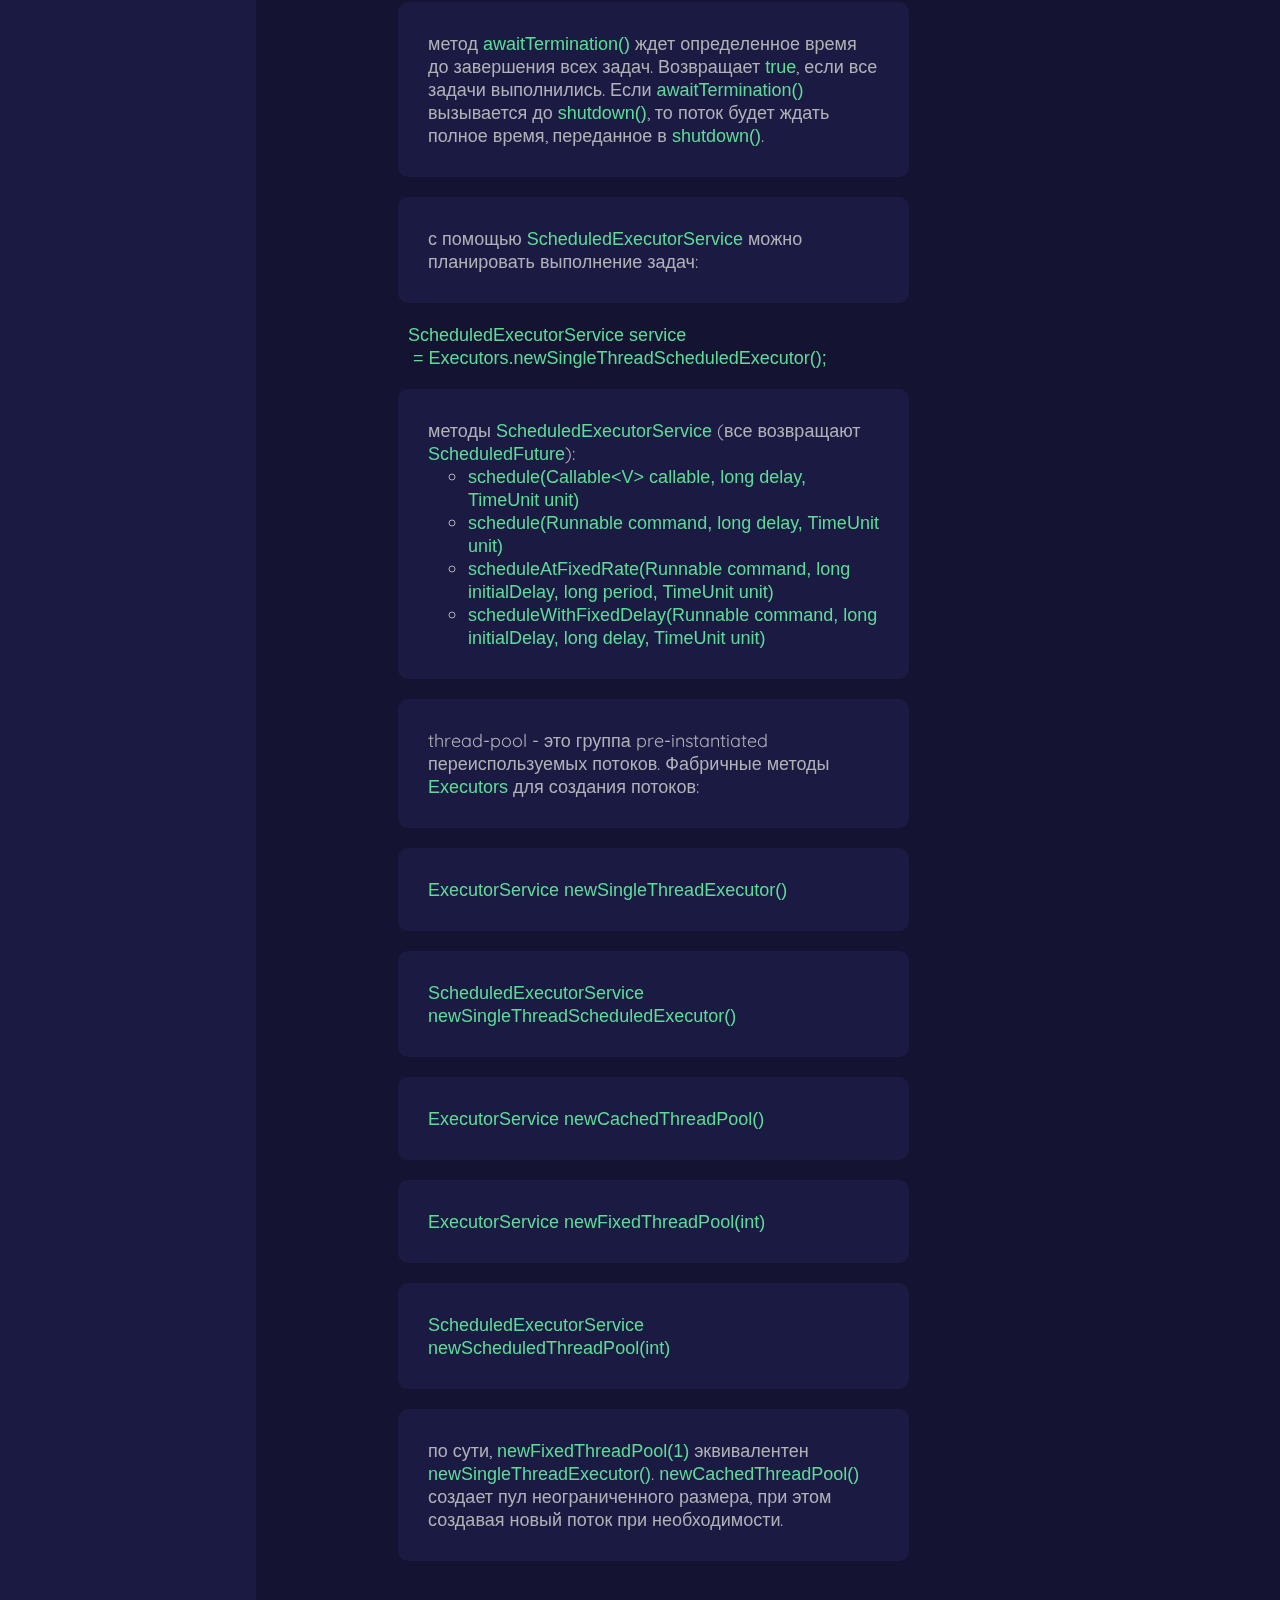
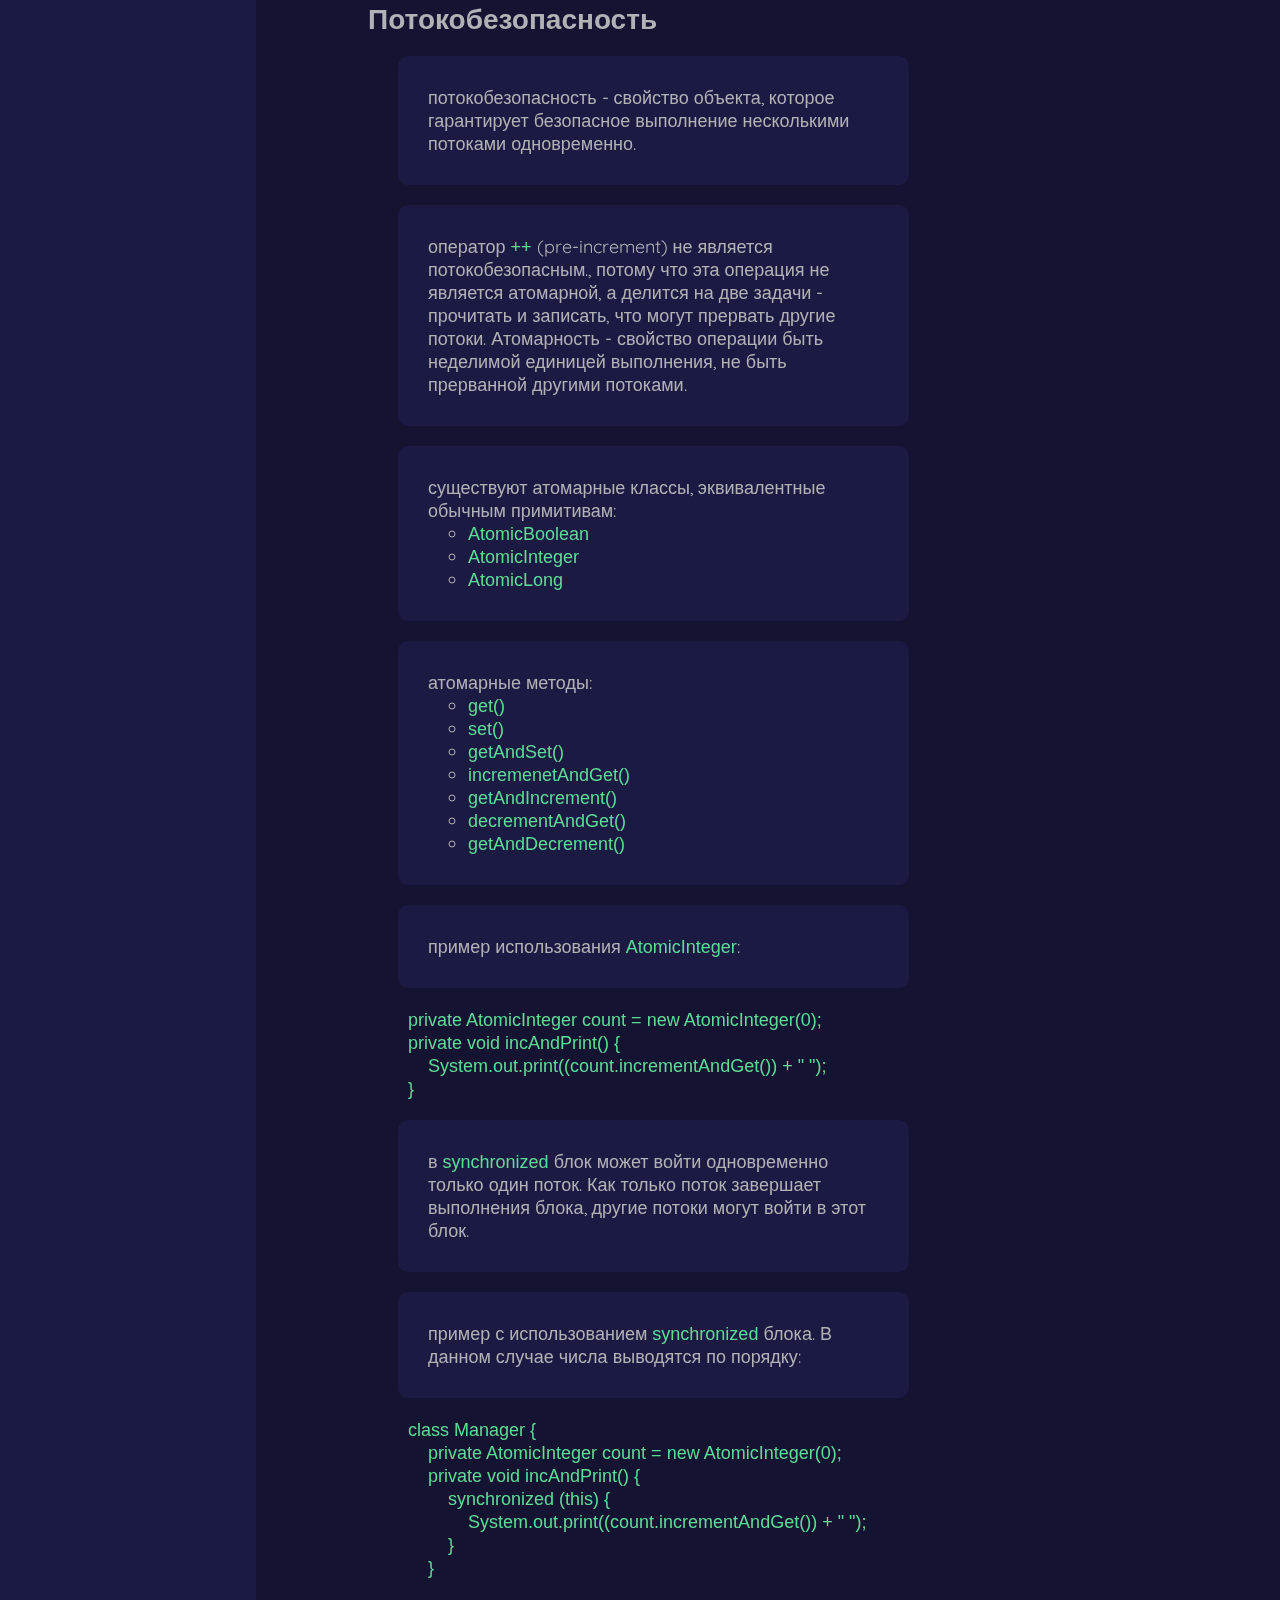
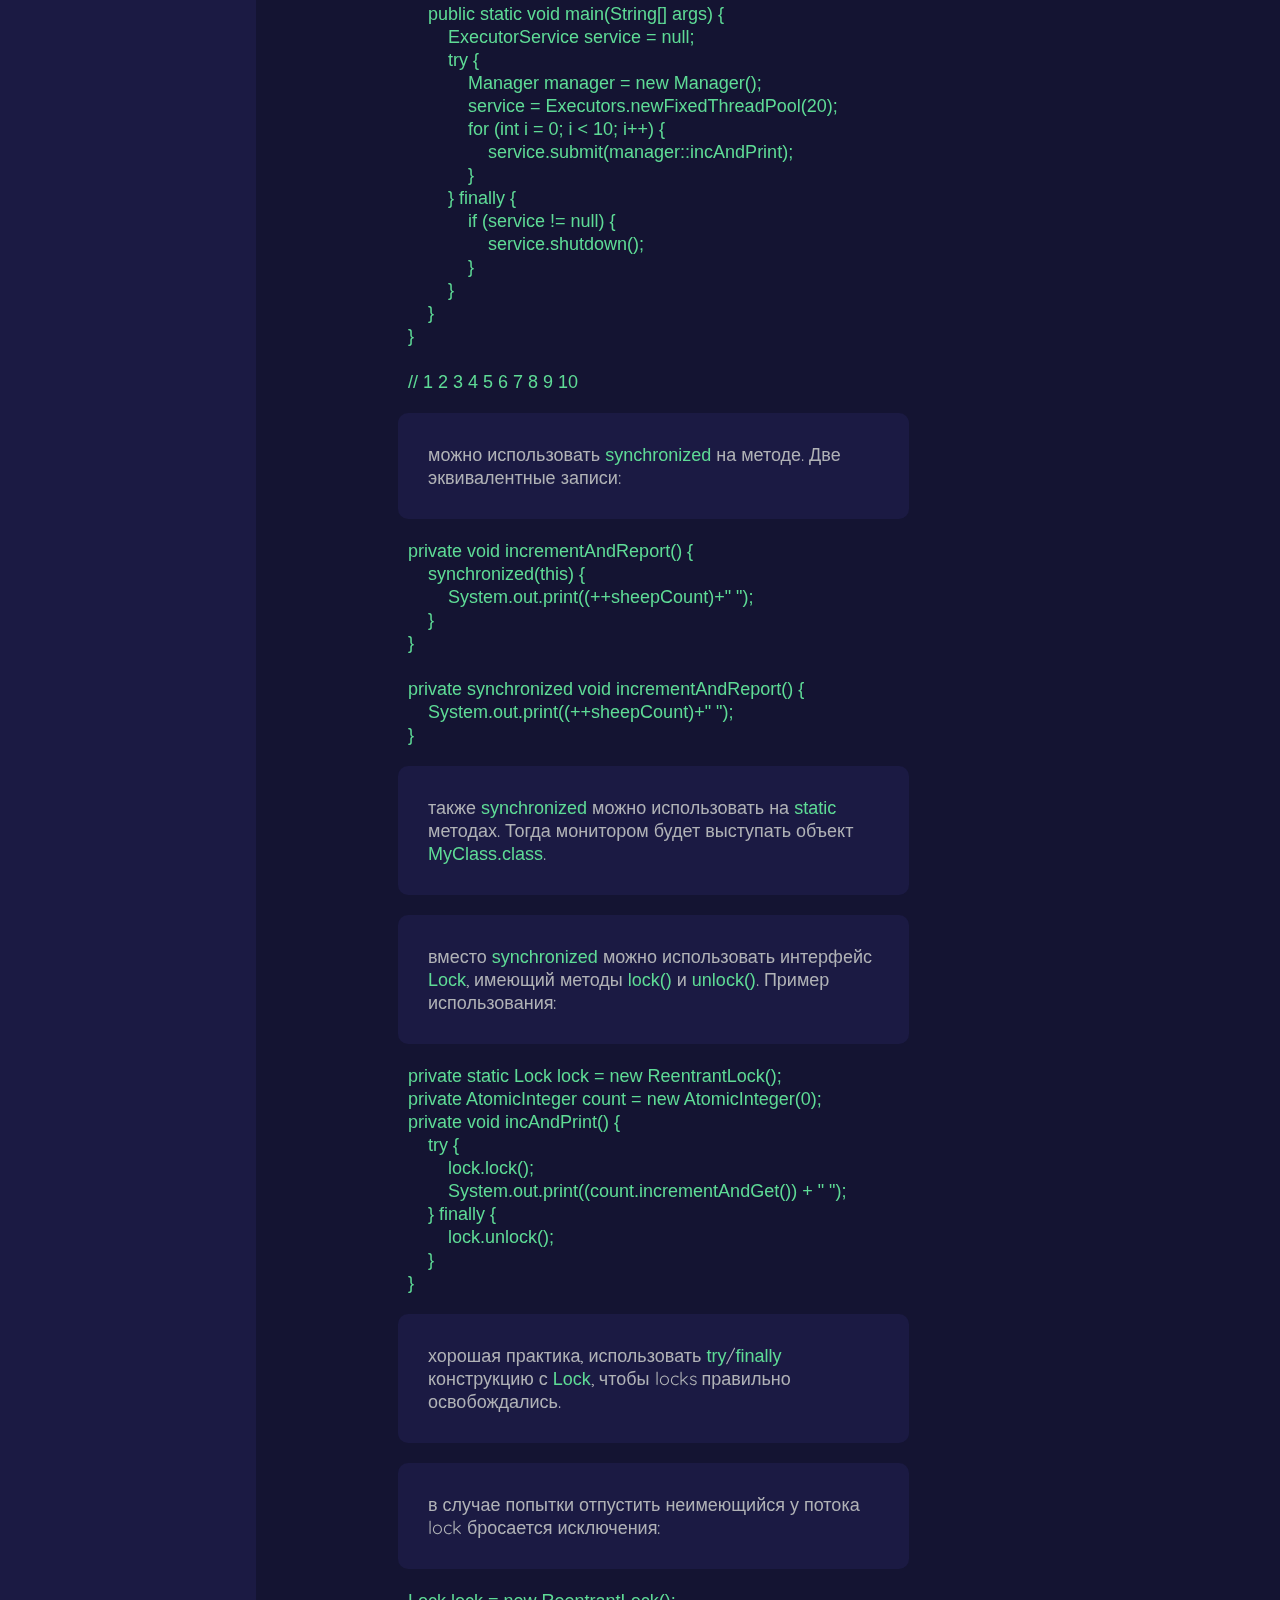
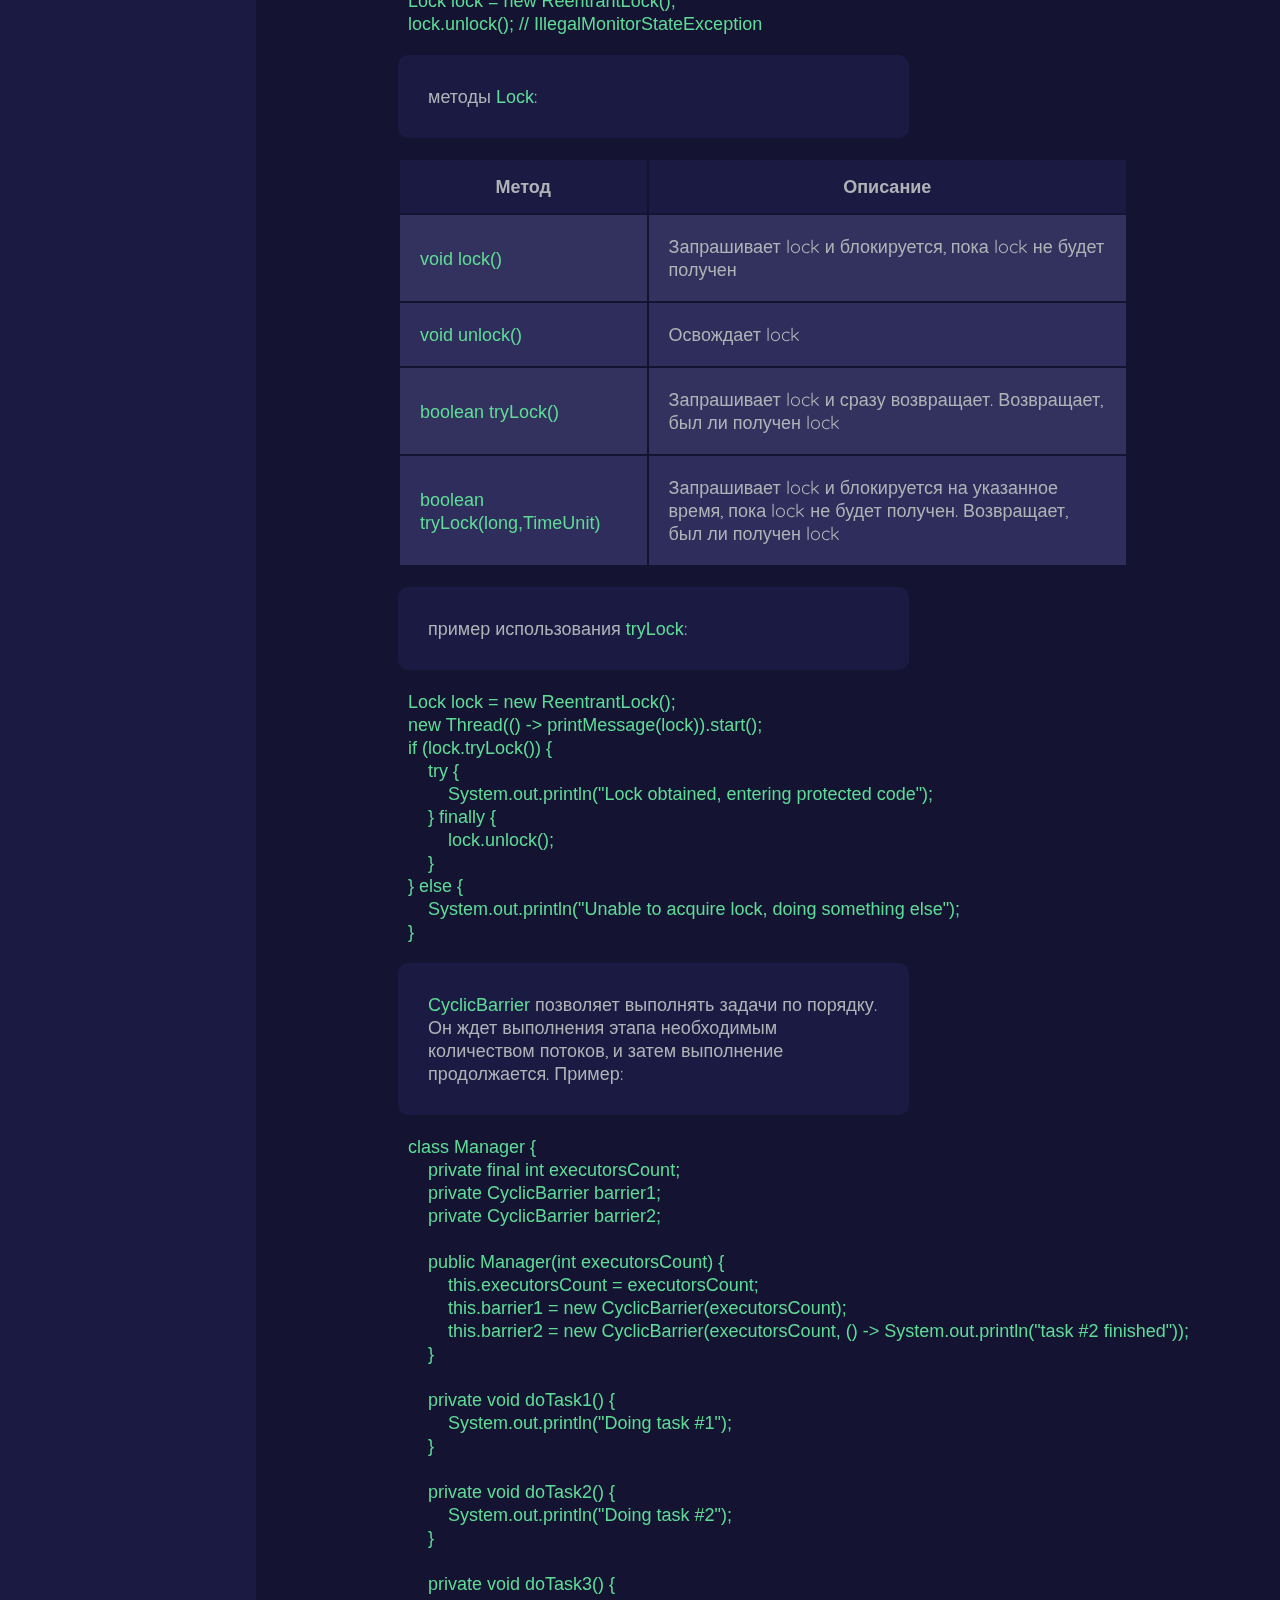
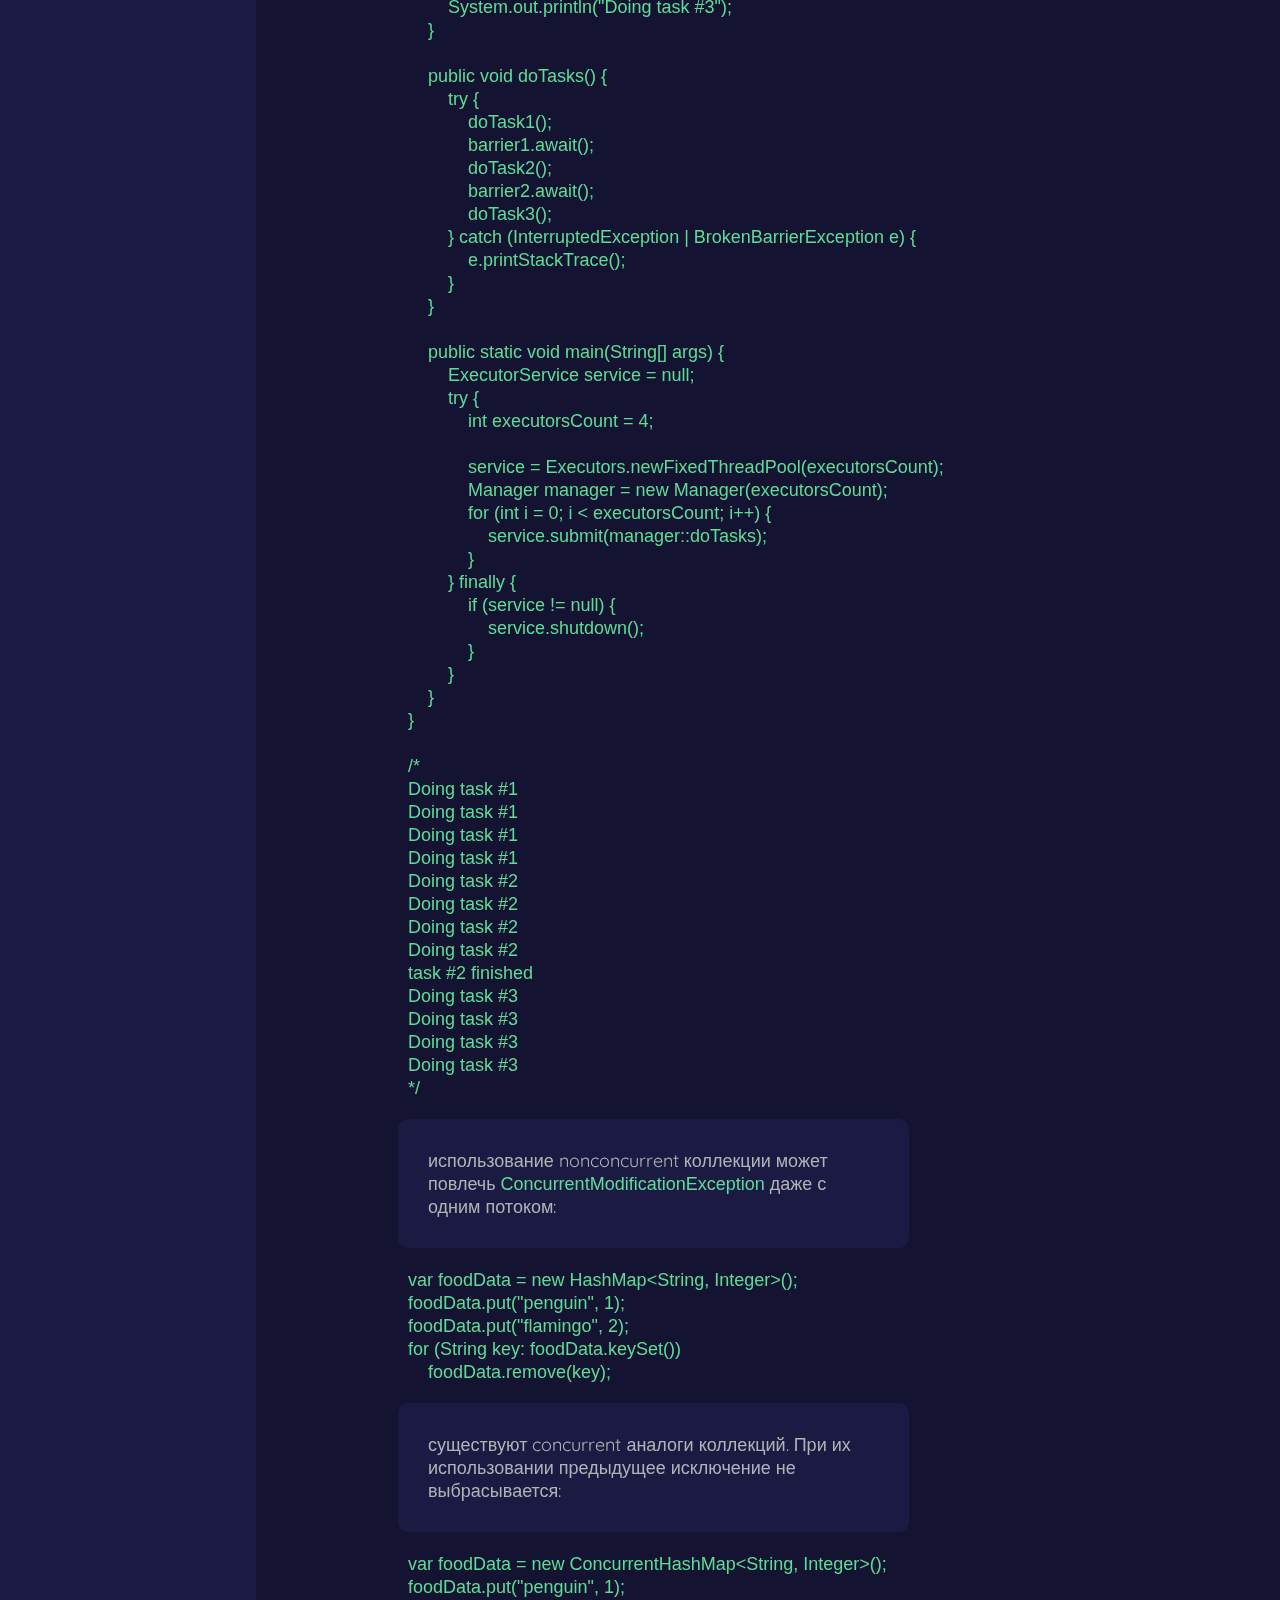
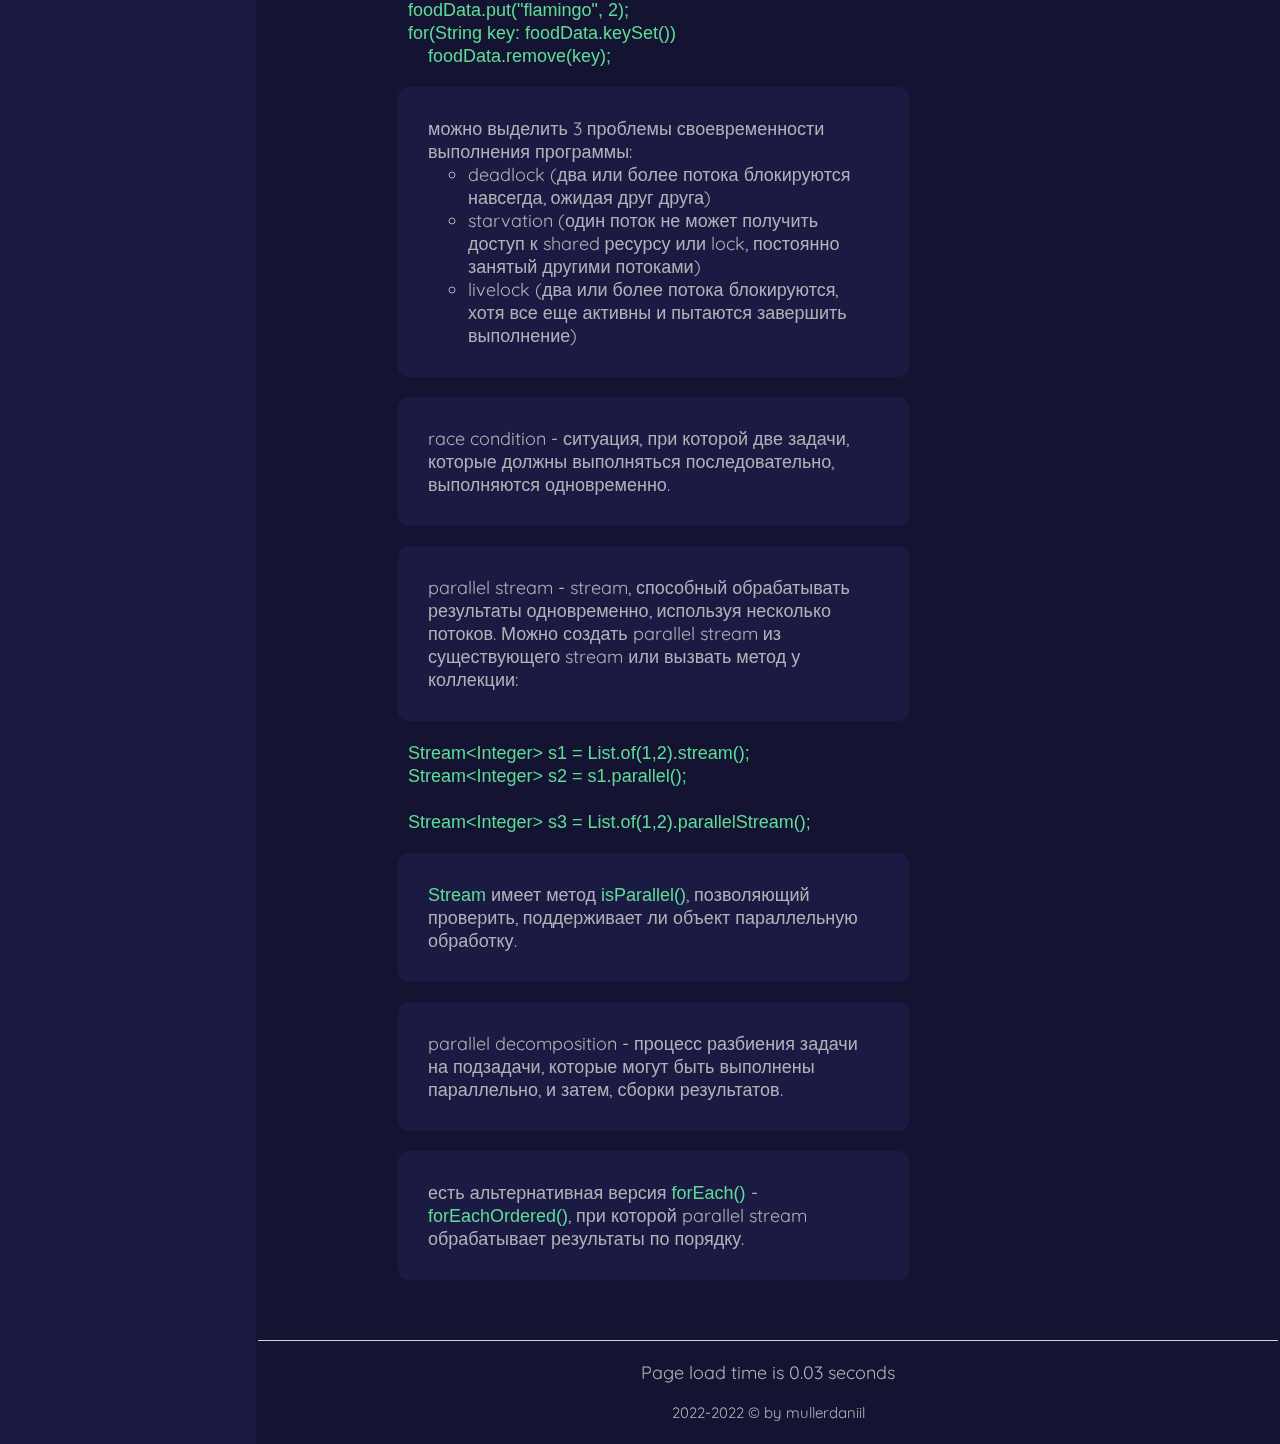
<file: concurrency.html>
<!DOCTYPE html>
<html lang="en">
<head>
    <meta charset="UTF-8">
    <title>Concurrency</title>
    <link rel="stylesheet" href="styles/style.css">
    <link rel="stylesheet" href="styles/text.css">
    <link rel="stylesheet" href="styles/images.css">
    <link rel="stylesheet" href="styles/chapters.css">
    <script src="scripts/page-load-time.js"></script>
</head>
<body>
<script src="scripts/load-page-template.js"></script>

<div class="sidebar">
</div>

<div class="content-container">
    <header class="header">
    </header>

    <main class="content">
        <h1>Chapter 7. Concurrency</h1>
        <h2>Потоки</h2>
        <ul>
            <li>
                <p>поток (thread) - наименьшая единица выполнения, которая может быть запланирована операционной системой. Процесс - группа связанных потоков, которые выполняются в одной shared среде. Single-threaded процесс - процесс, имеющий ровно один поток. Multithreaded процесс может содержать один или более потоков.</p>
            </li>
            <li>
                <p>shared среда означает, что потоки в одном процессе делят одну память и могут напрямую общаться друг с другом.</p>
            </li>
            <li>
                <p>task - единица работы, выполняемой потоком. Поток может выполнить несколько независимых tasks, но только одну task одновременно.</p>
            </li>
            <li>
                <p>системный поток создается JVM и выполняется на фоне приложения. Обычно выполнения системных потоков не видно разработчику приложения. Когда поток сталкивается с проблемой, то генерирует <code>Error</code>.</p>
            </li>
            <li>
                <p>операционные системы используют thread scheduler для того, чтобы определять, какие потоки должны исполняться сейчас. Context switch (переключение) - процесс сохранения текущего состояния потока и последующего восстановления состояния вместе с возобновлением его выполнения.</p>
            </li>
            <li>
                <p>потоки иметь приоритет (thread priority) - целочисленное значение, определяющее приоритет выполнения потока, определяемый thread scheduler.</p>
            </li>
            <li>
                <p>интерфейс <code>Runnable</code> используется для определения задачи, которую поток будет выполнять:</p>
            </li>
        </ul>
        <pre><code class="language-java">@FunctionalInterface
public interface Runnable {
 void run();
}
</code></pre>
        <ul>
            <li>
                <p>в силу того, что <code>Runnable</code> - функциональный интерфейс, реализация может быть как в виде лямбды, так и в виде класса. Второй вариант используется для передачи параметров через конструктор.</p>
            </li>
            <li>
                <p>определить task, которую поток будет выполнять, можно способами:</p>
                <ul>
                    <li>передать <code>Runnable</code> в конструктор <code>Thread</code>
                    </li>
                    <li>создать класс, расширяющий <code>Thread</code> и переопределить <code>run()</code>
                    </li>
                </ul>
            </li>
            <li>
                <p>поток запускается с помощью метода <code>start()</code> (но не <code>run()</code>). При этом порядок выполнения нескольких потоков нельзя определить наверняка.</p>
            </li>
            <li>
                <p>с помощью Concurrency API можно создать объект <code>ExecutorService</code>, позволяющий выполнять tasks:</p>
            </li>
        </ul>
        <pre><code class="language-java">Runnable task = () -&gt; System.out.println(&quot;Do the task&quot;);
ExecutorService service = null;
try {
    service = Executors.newSingleThreadExecutor();
    service.execute(task);
    service.execute(task);
} finally {
    if (service != null) {
        service.shutdown();
    }
}
</code></pre>
        <ul>
            <li>
                <p>метод <code>shutdown()</code> отклоняет новые задачи для выполнения, при этом оставшие задачи продолжают выполняться. На этом этапе <code>isShutdown()</code> возвращает <code>true</code>, а <code>isTerminated()</code> - <code>false</code>. При отправке новой задачи будет выброшено <code>RejectedExecutionException</code>. Как только все задачи выполнятся, <code>isShutdown()</code> и <code>isTerminated()</code> будут возвращать <code>true</code>.</p>
            </li>
            <li>
                <p>метод <code>shutdownNow()</code> пытается остановить все выполняющиеся и еще не начатые задачи, а также возвращается <code>List&lt;Runnable&gt;</code> - список еще не начатых задач.</p>
            </li>
            <li>
                <p>существует несколько методов запуска задач:</p>
            </li>
        </ul>
        <table>
            <thead>
            <tr>
                <th>Метод</th>
                <th>Описание</th>
            </tr>
            </thead>
            <tbody>
            <tr>
                <td><code>void execute(Runnable command) </code></td>
                <td><code>Runnable</code> выполняется к какому-либо моменту времени</td>
            </tr>
            <tr>
                <td><code>Future&lt;?&gt; submit(Runnable task) </code></td>
                <td><code>Runnable</code> выполняется к какому-либо моменту времени, возвращается <code>Future</code>, содержащий результат выполнения</td>
            </tr>
            <tr>
                <td><code>&lt;T&gt; Future&lt;T&gt; submit(Callable&lt;T&gt; task)</code></td>
                <td><code>Callable</code> выполняется к какому-либо моменту времени, возвращается <code>Future</code>, содержащий результат выполнения</td>
            </tr>
            <tr>
                <td><code>&lt;T&gt; List&lt;Future&lt;T&gt;&gt; invokeAll(Collection&lt;? extends Callable&lt;T&gt;&gt; tasks)throws InterruptedException</code></td>
                <td>Выполняются все задачи, ожидается завершение выполнения всех задач. Возвращается список <code>Future</code> в том же порядке</td>
            </tr>
            <tr>
                <td><code>&lt;T&gt; T invokeAny(Collection&lt;? extendsCallable&lt;T&gt;&gt; tasks) throwsInterruptedException,ExecutionException</code></td>
                <td>Выполняются все задачи, ожидается завершение выполнения хотя бы одной задачи. Возвращается <code>Future</code> для завершенной задачи и отменяются все незавершенные задачи</td>
            </tr>
            </tbody>
        </table>
        <ul>
            <li>
                <p>в отличие от <code>execute()</code>, <code>submit()</code> возвращает результат выполнения (<code>Future</code>), а также позволяет использовать <code>Callable</code>.</p>
            </li>
            <li>
                <p>методы у <code>Future</code>:</p>
                <ul>
                    <li>
                        <code>boolean isDone()</code>
                    </li>
                    <li>
                        <code>boolean isCancelled() </code>
                    </li>
                    <li>
                        <code>boolean cancel(boolean mayInterruptIfRunning)</code>
                    </li>
                    <li>
                        <code>V get()</code>
                    </li>
                    <li>
                        <code>V get(long timeout, TimeUnit unit)</code>
                    </li>
                </ul>
            </li>
            <li>
                <p>значения <code>TimeUnit</code>:</p>
                <ul>
                    <li>
                        <code>TimeUnit.NANOSECONDS</code>
                    </li>
                    <li>
                        <code>TimeUnit.MICROSECONDS</code>
                    </li>
                    <li>
                        <code>TimeUnit.MILLISECONDS</code>
                    </li>
                    <li>
                        <code>TimeUnit.SECONDS</code>
                    </li>
                    <li>
                        <code>TimeUnit.MINUTES</code>
                    </li>
                    <li>
                        <code>TimeUnit.HOURS</code>
                    </li>
                    <li>
                        <code>TimeUnit.DAYS</code>
                    </li>
                </ul>
            </li>
            <li>
                <p>интерфейс <code>Callable</code> похож на <code>Runnable</code>, однако его метод возвращает значение:</p>
            </li>
        </ul>
        <pre><code class="language-java">@FunctionalInterface public interface Callable&lt;V&gt; {
    V call() throws Exception;
}
</code></pre>
        <ul>
            <li>
                <p>метод <code>awaitTermination()</code> ждет определенное время до завершения всех задач. Возвращает <code>true</code>, если все задачи выполнились. Если <code>awaitTermination()</code> вызывается до <code>shutdown()</code>, то поток будет ждать полное время, переданное в <code>shutdown()</code>.</p>
            </li>
            <li>
                <p>с помощью <code>ScheduledExecutorService</code> можно планировать выполнение задач:</p>
            </li>
        </ul>
        <pre><code class="language-java">ScheduledExecutorService service
 = Executors.newSingleThreadScheduledExecutor();
</code></pre>
        <ul>
            <li>
                <p>методы <code>ScheduledExecutorService</code> (все возвращают <code>ScheduledFuture</code>):</p>
                <ul>
                    <li>
                        <code>schedule(Callable&lt;V&gt; callable, long delay, TimeUnit unit)</code>
                    </li>
                    <li>
                        <code>schedule(Runnable command, long delay, TimeUnit unit)</code>
                    </li>
                    <li>
                        <code>scheduleAtFixedRate(Runnable command, long initialDelay, long period, TimeUnit unit)</code>
                    </li>
                    <li>
                        <code>scheduleWithFixedDelay(Runnable command, long initialDelay, long delay, TimeUnit unit)</code>
                    </li>
                </ul>
            </li>
            <li>
                <p>thread-pool - это группа pre-instantiated переиспользуемых потоков. Фабричные методы <code>Executors</code> для создания потоков:</p>
            </li>
            <li>
                <p><code>ExecutorService newSingleThreadExecutor()</code></p>
            </li>
            <li>
                <p><code>ScheduledExecutorService newSingleThreadScheduledExecutor()</code></p>
            </li>
            <li>
                <p><code>ExecutorService newCachedThreadPool()</code></p>
            </li>
            <li>
                <p><code>ExecutorService newFixedThreadPool(int)</code></p>
            </li>
            <li>
                <p><code>ScheduledExecutorService newScheduledThreadPool(int)</code></p>
            </li>
            <li>
                <p>по сути, <code>newFixedThreadPool(1)</code> эквивалентен <code>newSingleThreadExecutor()</code>. <code>newCachedThreadPool()</code> создает пул неограниченного размера, при этом создавая новый поток при необходимости.</p>
            </li>
        </ul>
        <h2>Потокобезопасность</h2>
        <ul>
            <li>
                <p>потокобезопасность - свойство объекта, которое гарантирует безопасное выполнение несколькими потоками одновременно.</p>
            </li>
            <li>
                <p>оператор <code>++</code> (pre-increment) не является потокобезопасным., потому что эта операция не является атомарной, а делится на две задачи - прочитать и записать, что могут прервать другие потоки. Атомарность - свойство операции быть неделимой единицей выполнения, не быть прерванной другими потоками.</p>
            </li>
            <li>
                <p>существуют атомарные классы, эквивалентные обычным примитивам:</p>
                <ul>
                    <li>
                        <code>AtomicBoolean</code>
                    </li>
                    <li>
                        <code>AtomicInteger</code>
                    </li>
                    <li>
                        <code>AtomicLong</code>
                    </li>
                </ul>
            </li>
            <li>
                <p>атомарные методы:</p>
                <ul>
                    <li>
                        <code>get()</code>
                    </li>
                    <li>
                        <code>set()</code>
                    </li>
                    <li>
                        <code>getAndSet()</code>
                    </li>
                    <li>
                        <code>incremenetAndGet()</code>
                    </li>
                    <li>
                        <code>getAndIncrement()</code>
                    </li>
                    <li>
                        <code>decrementAndGet()</code>
                    </li>
                    <li>
                        <code>getAndDecrement()</code>
                    </li>
                </ul>
            </li>
            <li>
                <p>пример использования <code>AtomicInteger</code>:</p>
            </li>
        </ul>
        <pre><code class="language-java">private AtomicInteger count = new AtomicInteger(0);
private void incAndPrint() {
    System.out.print((count.incrementAndGet()) + &quot; &quot;);
}
</code></pre>
        <ul>
            <li>
                <p>в <code>synchronized</code> блок может войти одновременно только один поток. Как только поток завершает выполнения блока, другие потоки могут войти в этот блок.</p>
            </li>
            <li>
                <p>пример с использованием <code>synchronized</code> блока. В данном случае числа выводятся по порядку:</p>
            </li>
        </ul>
        <pre><code class="language-java">class Manager {
    private AtomicInteger count = new AtomicInteger(0);
    private void incAndPrint() {
        synchronized (this) {
            System.out.print((count.incrementAndGet()) + &quot; &quot;);
        }
    }

    public static void main(String[] args) {
        ExecutorService service = null;
        try {
            Manager manager = new Manager();
            service = Executors.newFixedThreadPool(20);
            for (int i = 0; i &lt; 10; i++) {
                service.submit(manager::incAndPrint);
            }
        } finally {
            if (service != null) {
                service.shutdown();
            }
        }
    }
}

// 1 2 3 4 5 6 7 8 9 10
</code></pre>
        <ul>
            <li>можно использовать <code>synchronized</code> на методе. Две эквивалентные записи:</li>
        </ul>
        <pre><code class="language-java">private void incrementAndReport() {
    synchronized(this) {
        System.out.print((++sheepCount)+&quot; &quot;);
    }
}

private synchronized void incrementAndReport() {
    System.out.print((++sheepCount)+&quot; &quot;);
}
</code></pre>
        <ul>
            <li>
                <p>также <code>synchronized</code> можно использовать на <code>static</code> методах. Тогда монитором будет выступать объект <code>MyClass.class</code>.</p>
            </li>
            <li>
                <p>вместо <code>synchronized</code> можно использовать интерфейс <code>Lock</code>, имеющий методы <code>lock()</code> и <code>unlock()</code>. Пример использования:</p>
            </li>
        </ul>
        <pre><code class="language-java">private static Lock lock = new ReentrantLock();
private AtomicInteger count = new AtomicInteger(0);
private void incAndPrint() {
    try {
        lock.lock();
        System.out.print((count.incrementAndGet()) + &quot; &quot;);
    } finally {
        lock.unlock();
    }
}
</code></pre>
        <ul>
            <li>
                <p>хорошая практика, использовать <code>try</code>/<code>finally</code> конструкцию с <code>Lock</code>, чтобы locks правильно освобождались.</p>
            </li>
            <li>
                <p>в случае попытки отпустить неимеющийся у потока lock бросается исключения:</p>
            </li>
        </ul>
        <pre><code class="language-java">Lock lock = new ReentrantLock();
lock.unlock(); // IllegalMonitorStateException
</code></pre>
        <ul>
            <li>методы <code>Lock</code>:</li>
        </ul>
        <table>
            <thead>
            <tr>
                <th>Метод</th>
                <th>Описание</th>
            </tr>
            </thead>
            <tbody>
            <tr>
                <td><code>void lock()</code></td>
                <td>Запрашивает lock и блокируется, пока lock не будет получен</td>
            </tr>
            <tr>
                <td><code>void unlock()</code></td>
                <td>Освождает lock</td>
            </tr>
            <tr>
                <td><code>boolean tryLock()</code></td>
                <td>Запрашивает lock и сразу возвращает. Возвращает, был ли получен lock</td>
            </tr>
            <tr>
                <td><code>boolean tryLock(long,TimeUnit)</code></td>
                <td>Запрашивает lock и блокируется на указанное время, пока lock не будет получен. Возвращает, был ли получен lock</td>
            </tr>
            </tbody>
        </table>
        <ul>
            <li>пример использования <code>tryLock</code>:</li>
        </ul>
        <pre><code class="language-java">Lock lock = new ReentrantLock();
new Thread(() -&gt; printMessage(lock)).start();
if (lock.tryLock()) {
    try {
        System.out.println(&quot;Lock obtained, entering protected code&quot;);
    } finally {
        lock.unlock();
    }
} else {
    System.out.println(&quot;Unable to acquire lock, doing something else&quot;);
}
</code></pre>
        <ul>
            <li>
                <code>CyclicBarrier</code> позволяет выполнять задачи по порядку. Он ждет выполнения этапа необходимым количеством потоков, и затем выполнение продолжается. Пример:</li>
        </ul>
        <pre><code class="language-java">class Manager {
    private final int executorsCount;
    private CyclicBarrier barrier1;
    private CyclicBarrier barrier2;

    public Manager(int executorsCount) {
        this.executorsCount = executorsCount;
        this.barrier1 = new CyclicBarrier(executorsCount);
        this.barrier2 = new CyclicBarrier(executorsCount, () -&gt; System.out.println(&quot;task #2 finished&quot;));
    }

    private void doTask1() {
        System.out.println(&quot;Doing task #1&quot;);
    }

    private void doTask2() {
        System.out.println(&quot;Doing task #2&quot;);
    }

    private void doTask3() {
        System.out.println(&quot;Doing task #3&quot;);
    }

    public void doTasks() {
        try {
            doTask1();
            barrier1.await();
            doTask2();
            barrier2.await();
            doTask3();
        } catch (InterruptedException | BrokenBarrierException e) {
            e.printStackTrace();
        }
    }

    public static void main(String[] args) {
        ExecutorService service = null;
        try {
            int executorsCount = 4;

            service = Executors.newFixedThreadPool(executorsCount);
            Manager manager = new Manager(executorsCount);
            for (int i = 0; i &lt; executorsCount; i++) {
                service.submit(manager::doTasks);
            }
        } finally {
            if (service != null) {
                service.shutdown();
            }
        }
    }
}

/*
Doing task #1
Doing task #1
Doing task #1
Doing task #1
Doing task #2
Doing task #2
Doing task #2
Doing task #2
task #2 finished
Doing task #3
Doing task #3
Doing task #3
Doing task #3
*/
</code></pre>
        <ul>
            <li>использование nonconcurrent коллекции может повлечь <code>ConcurrentModificationException</code> даже с одним потоком:</li>
        </ul>
        <pre><code class="language-java">var foodData = new HashMap&lt;String, Integer&gt;();
foodData.put(&quot;penguin&quot;, 1);
foodData.put(&quot;flamingo&quot;, 2);
for (String key: foodData.keySet())
    foodData.remove(key);
</code></pre>
        <ul>
            <li>существуют concurrent аналоги коллекций. При их использовании предыдущее исключение не выбрасывается:</li>
        </ul>
        <pre><code class="language-java">var foodData = new ConcurrentHashMap&lt;String, Integer&gt;();
foodData.put(&quot;penguin&quot;, 1);
foodData.put(&quot;flamingo&quot;, 2);
for(String key: foodData.keySet())
    foodData.remove(key);
</code></pre>



        <ul>
            <li>
                <p>можно выделить 3 проблемы своевременности выполнения программы:</p>
                <ul>
                    <li>deadlock (два или более потока блокируются навсегда, ожидая друг друга)</li>
                    <li>starvation (один поток не может получить доступ к shared ресурсу или lock, постоянно занятый другими потоками)</li>
                    <li>livelock (два или более потока блокируются, хотя все еще активны и пытаются завершить выполнение)</li>
                </ul>
            </li>
            <li>
                <p>race condition - ситуация, при которой две задачи, которые должны выполняться последовательно, выполняются одновременно.</p>
            </li>
            <li>
                <p>parallel stream - stream, способный обрабатывать результаты одновременно, используя несколько потоков. Можно создать parallel stream из существующего stream или вызвать метод у коллекции:</p>
            </li>
        </ul>
        <pre><code class="language-java">Stream&lt;Integer&gt; s1 = List.of(1,2).stream();
Stream&lt;Integer&gt; s2 = s1.parallel();

Stream&lt;Integer&gt; s3 = List.of(1,2).parallelStream();
</code></pre>
        <ul>
            <li>
                <p><code>Stream</code> имеет метод <code>isParallel()</code>, позволяющий проверить, поддерживает ли объект параллельную обработку.</p>
            </li>
            <li>
                <p>parallel decomposition - процесс разбиения задачи на подзадачи, которые могут быть выполнены параллельно, и затем, сборки результатов.</p>
            </li>
            <li>
                <p>есть альтернативная версия <code>forEach()</code> - <code>forEachOrdered()</code>, при которой parallel stream обрабатывает результаты по порядку.</p>
            </li>
        </ul>




    </main>

    <footer>
    </footer>
</div>

<script src="scripts/set-active-links.js"></script>
</body>
</html>
</file>
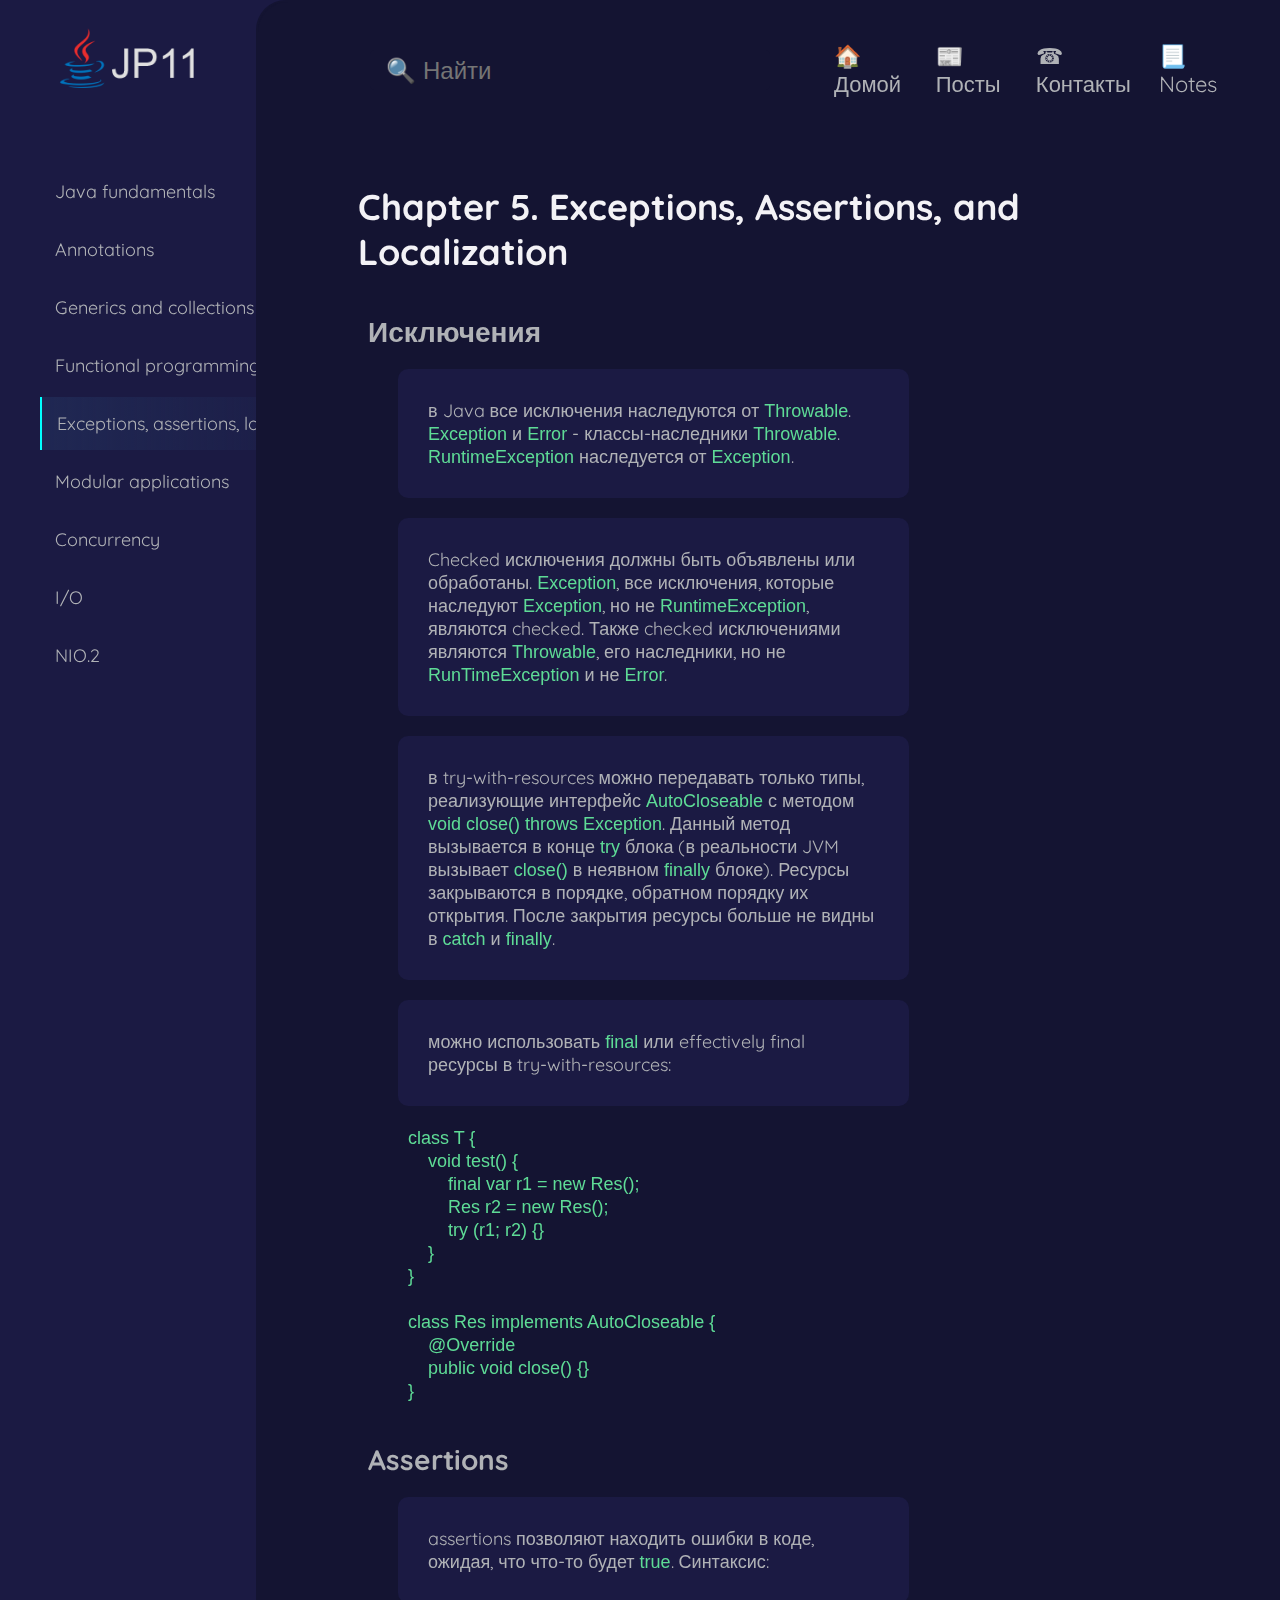
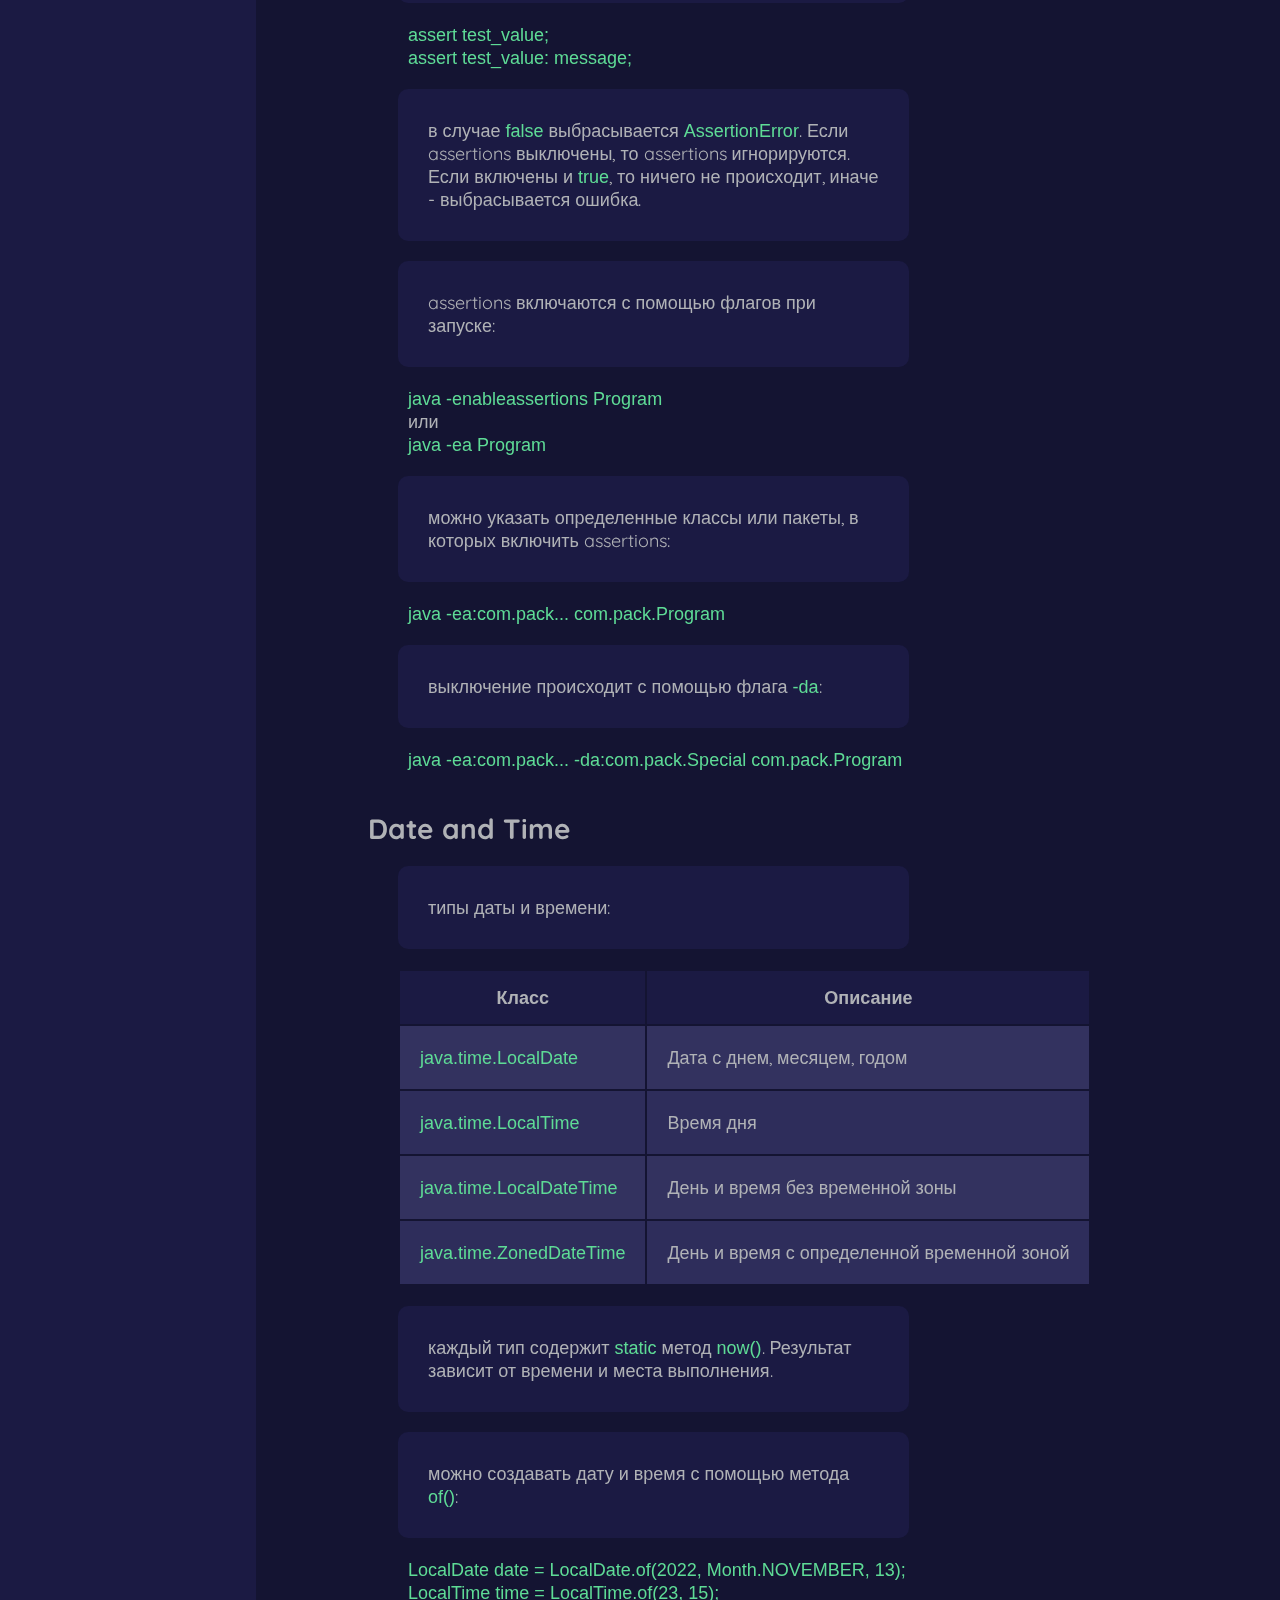
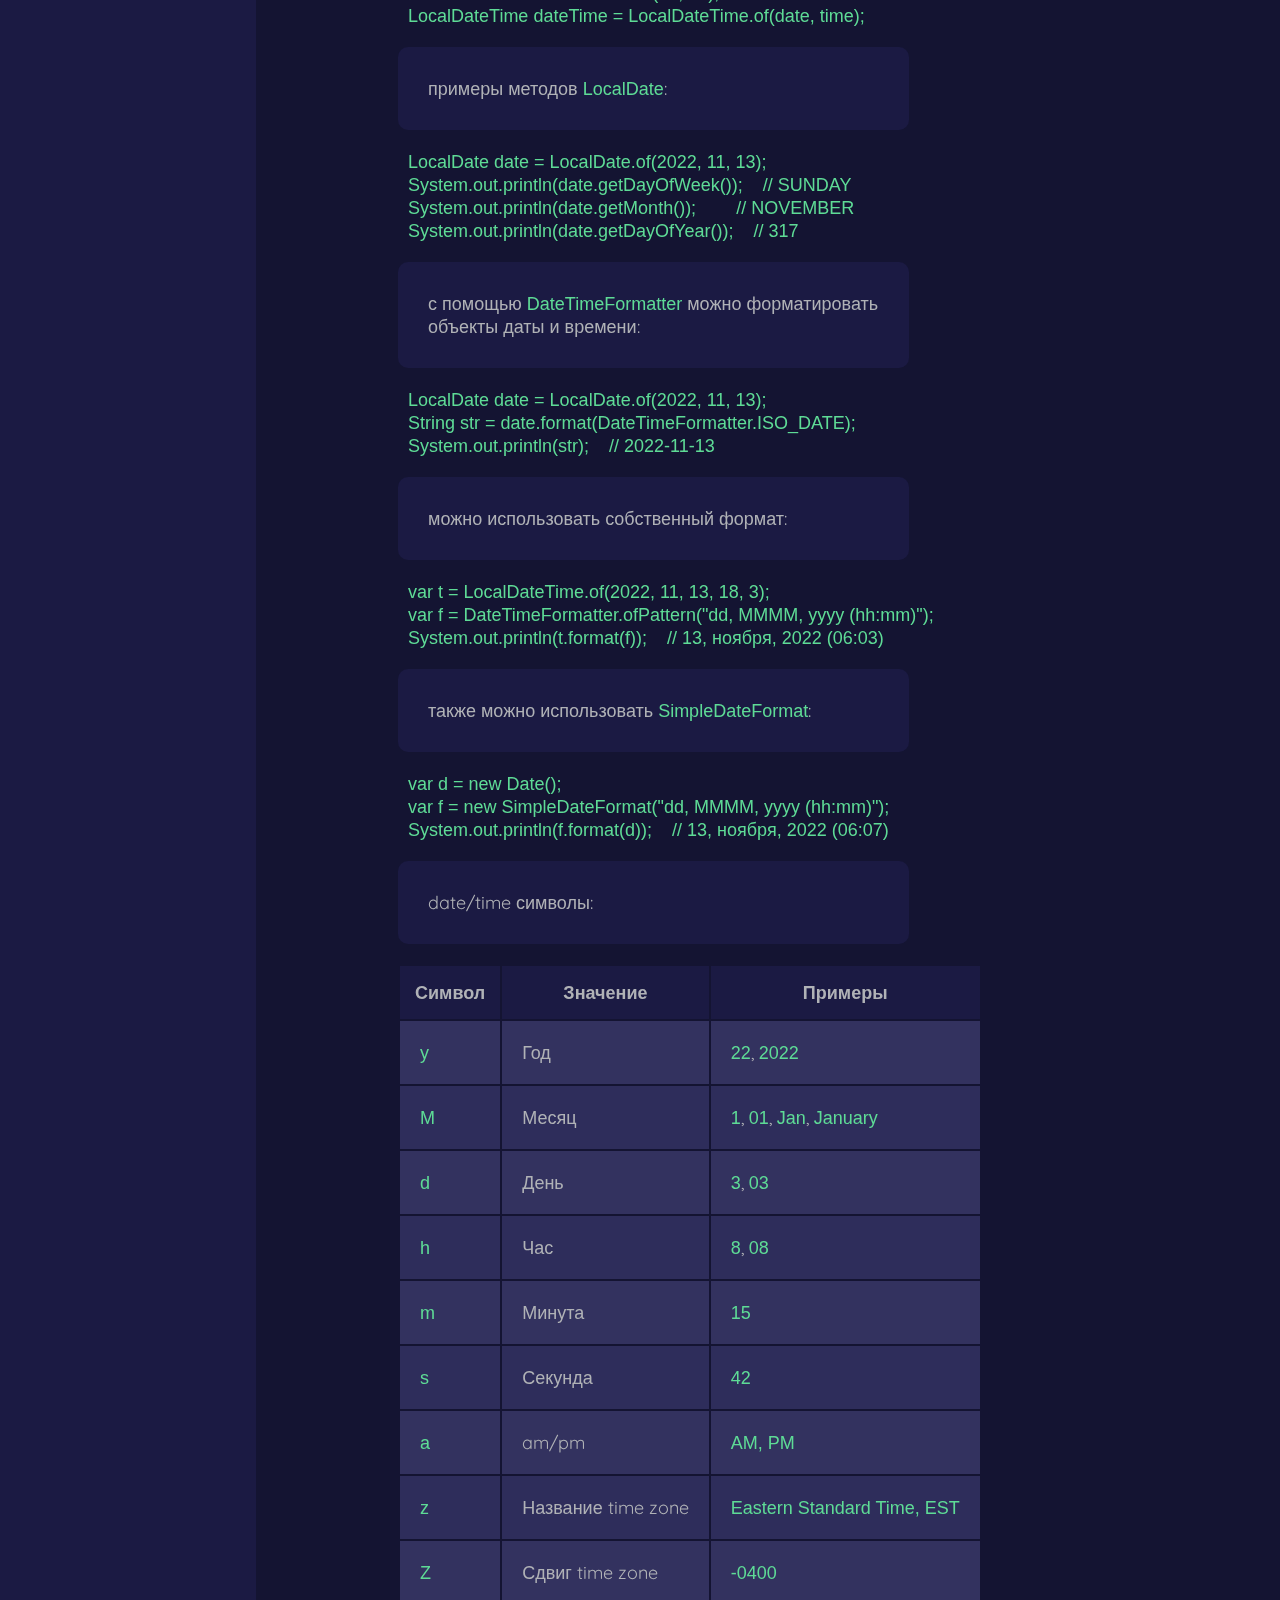
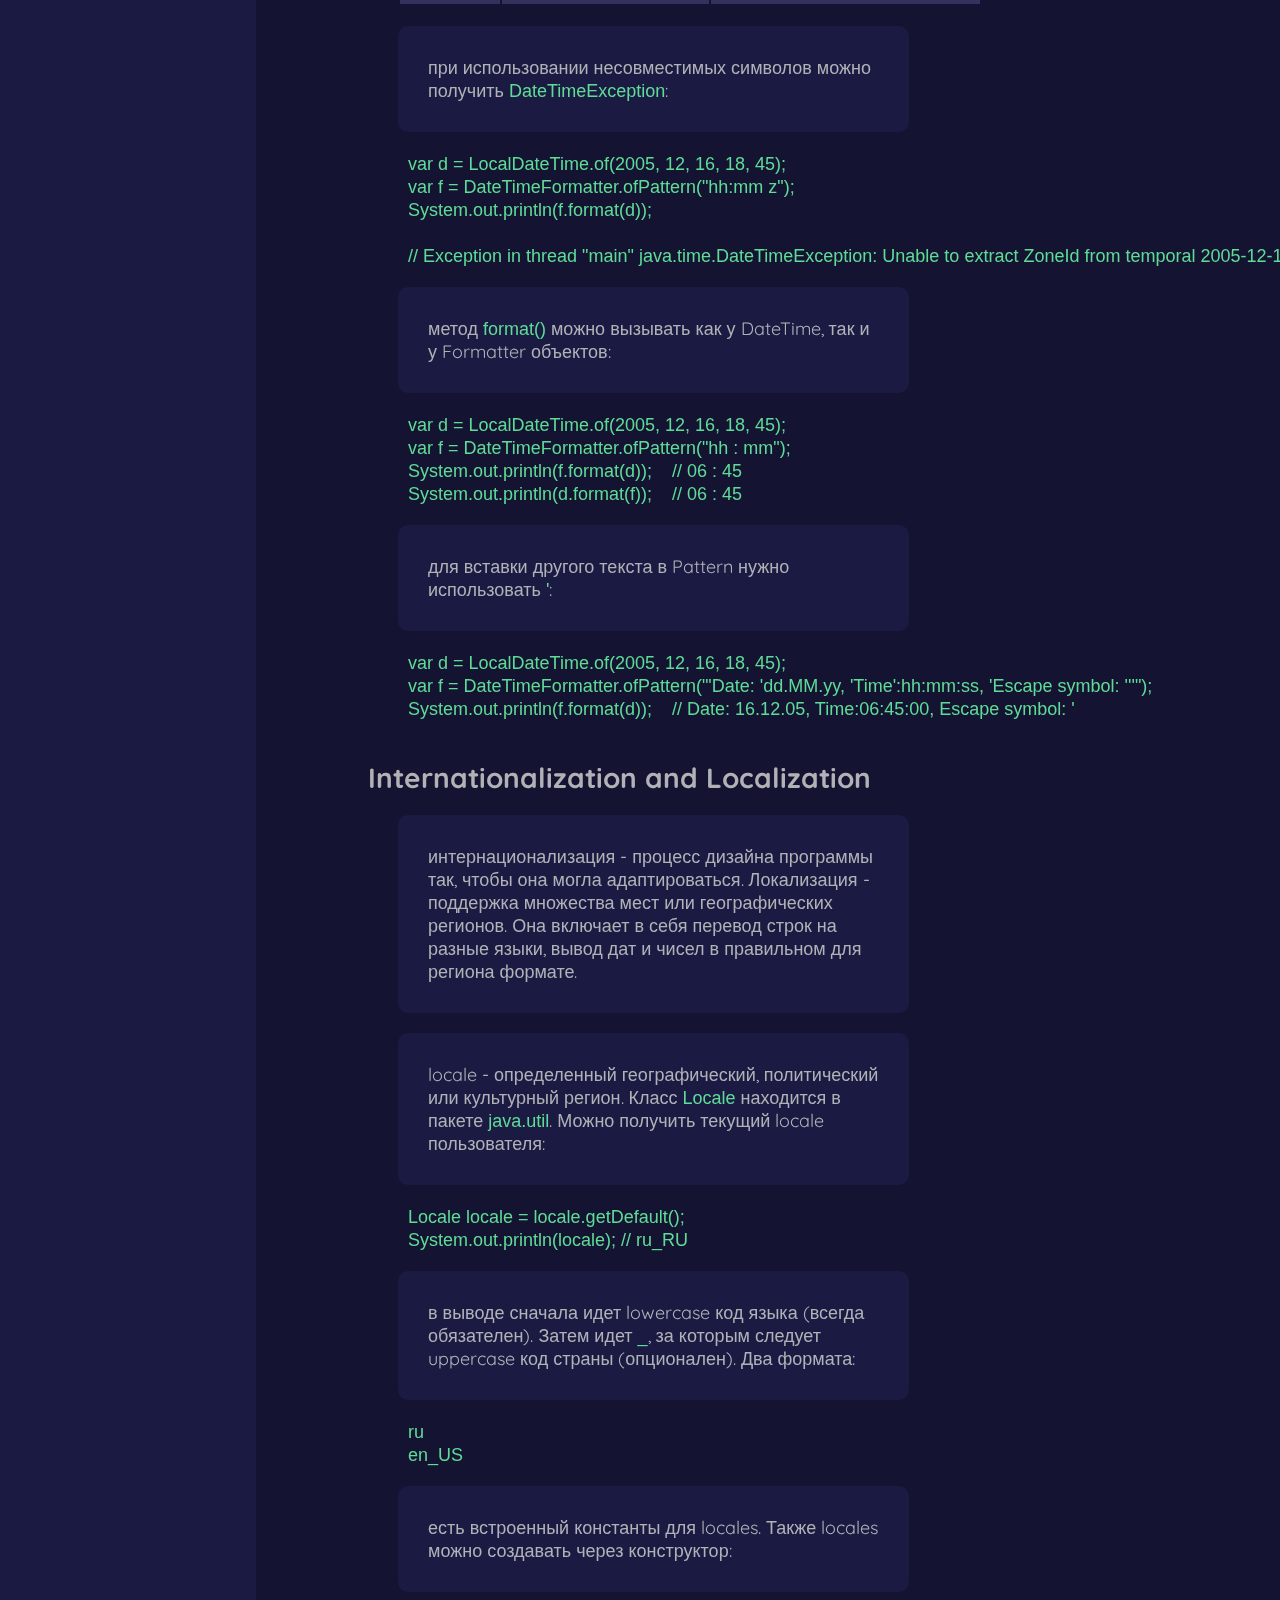
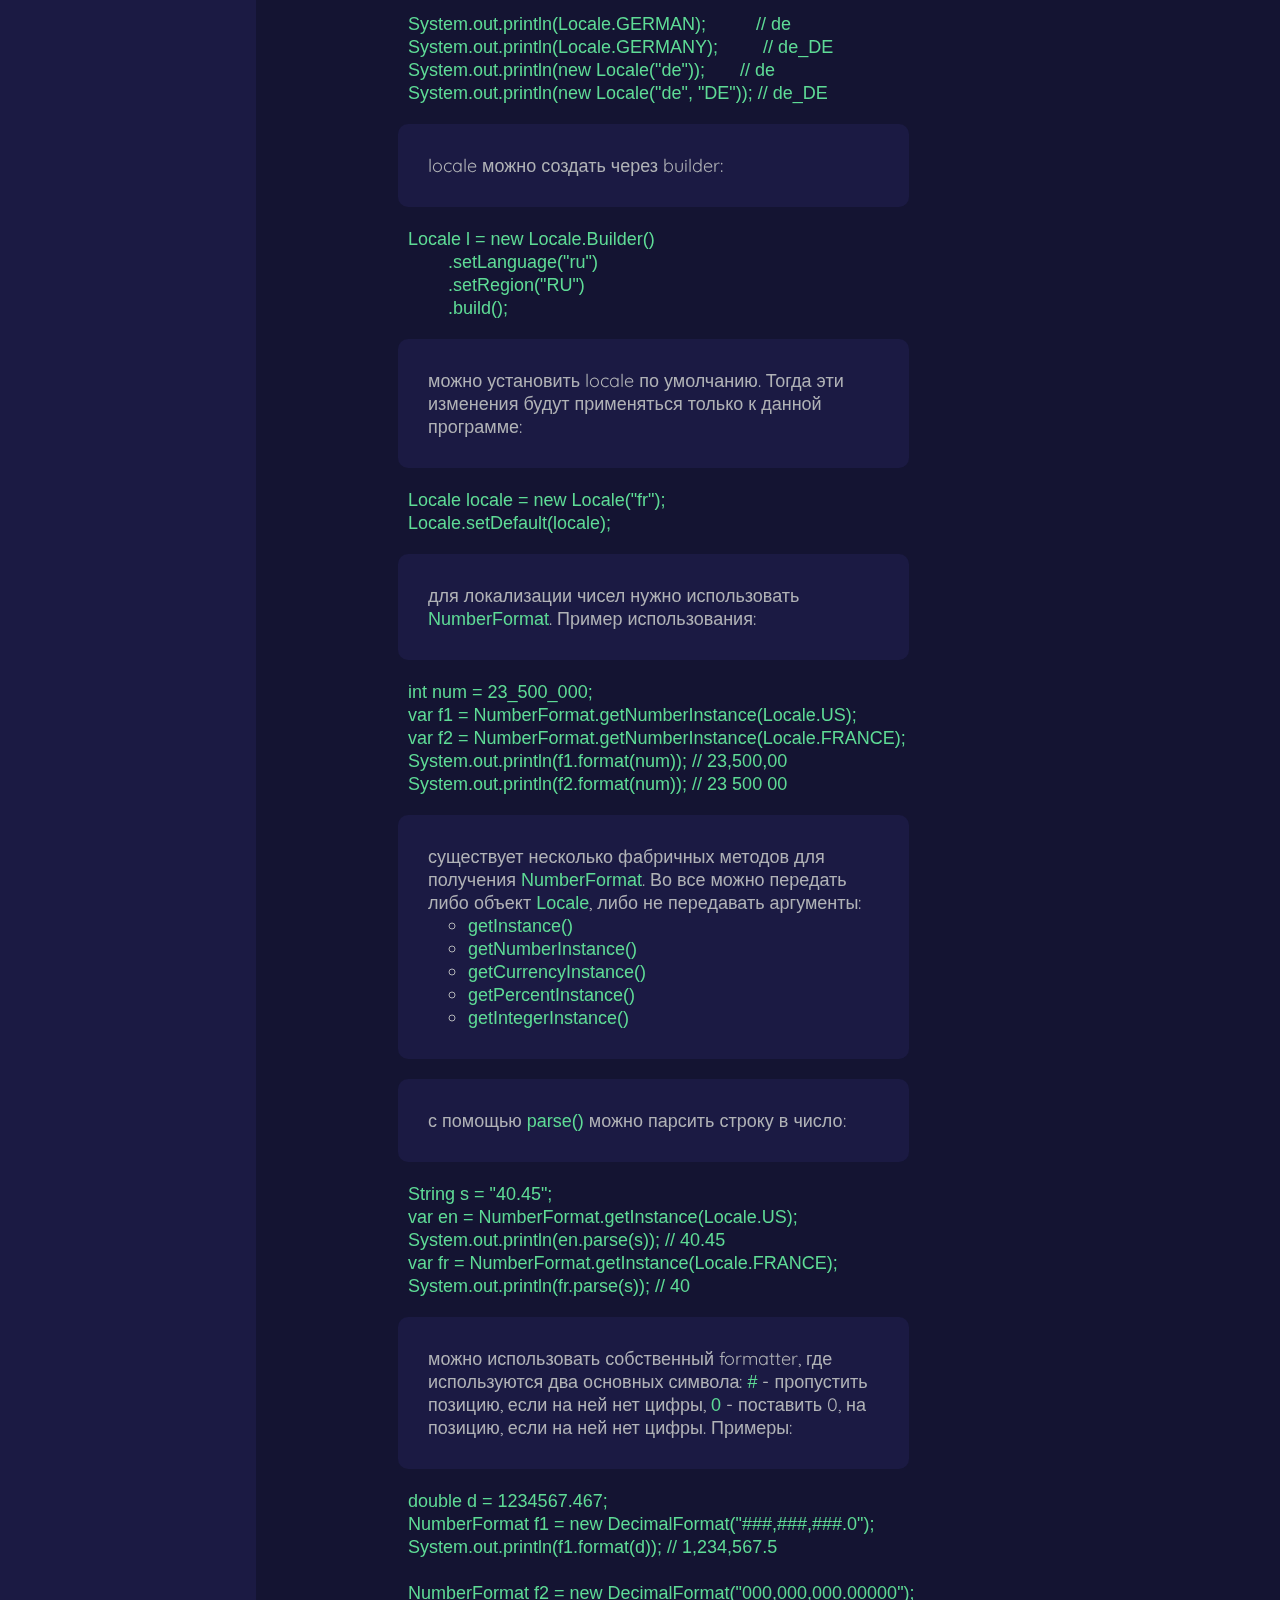
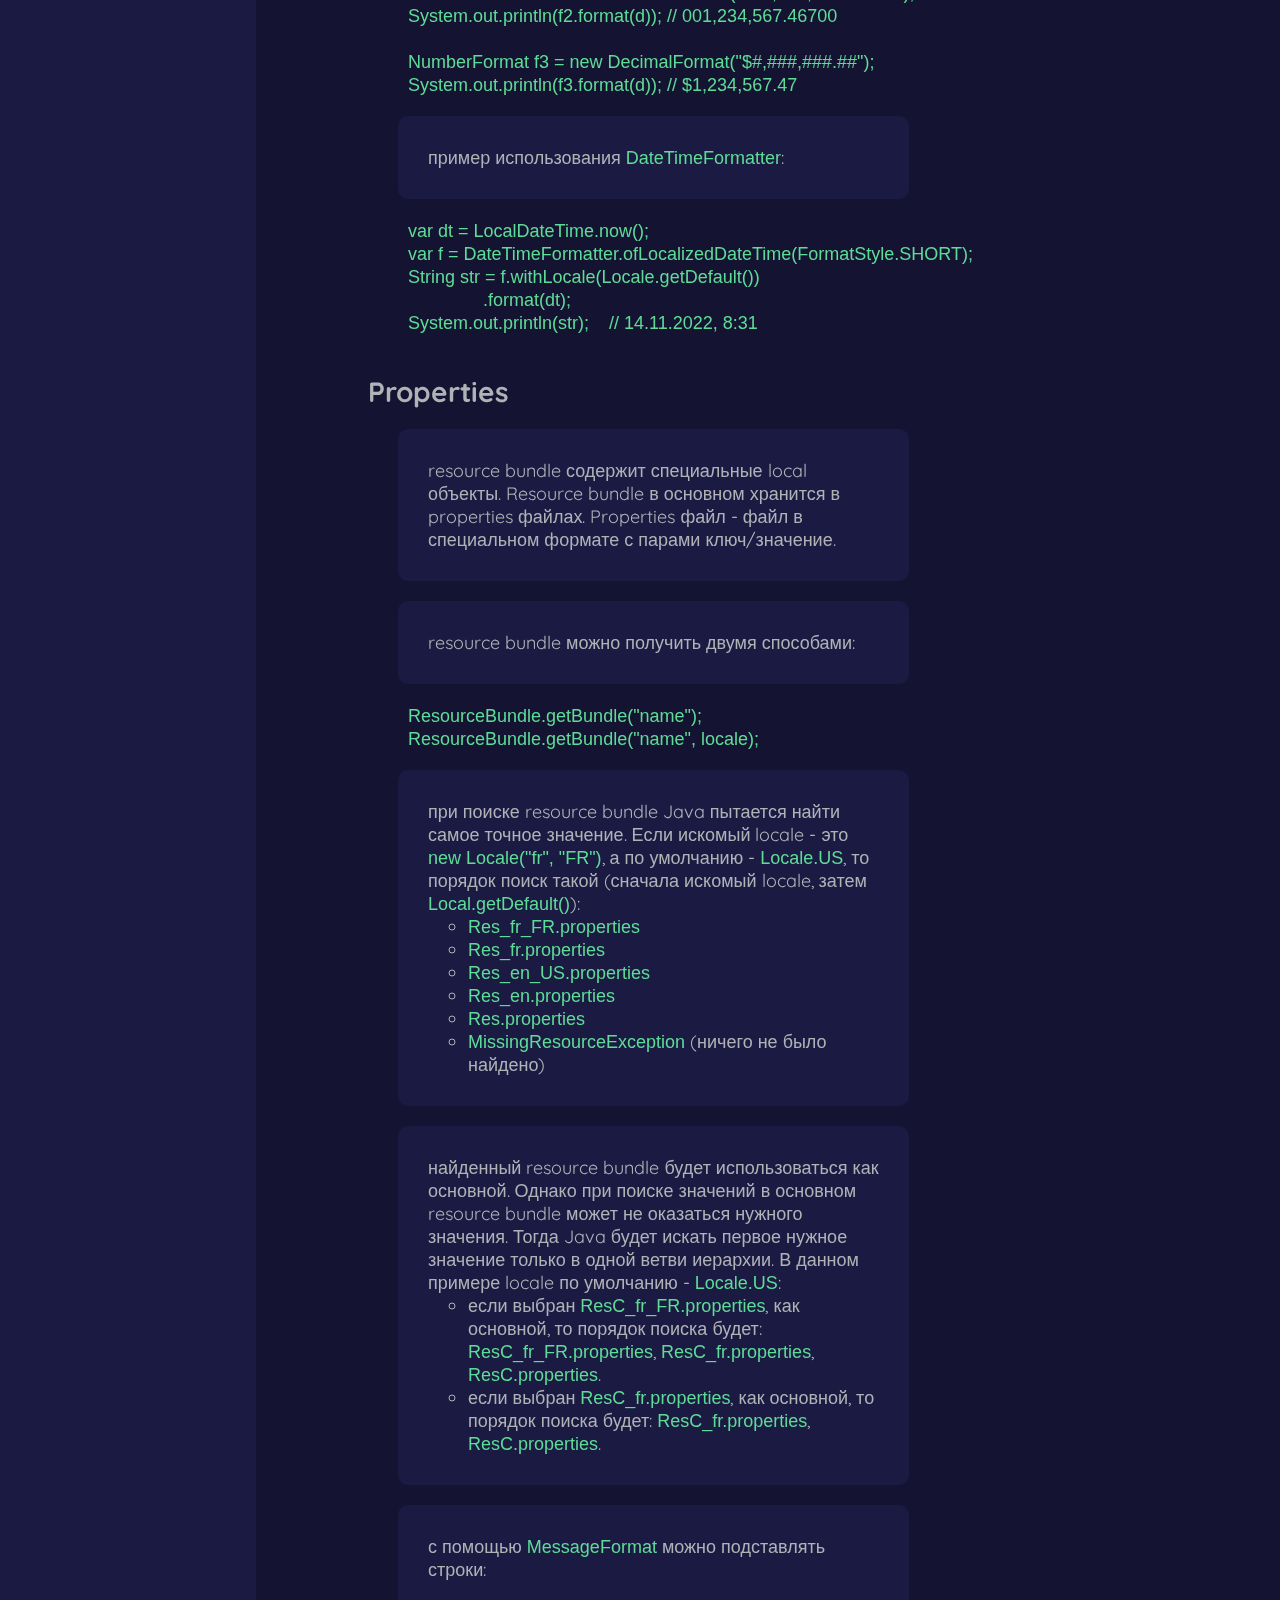
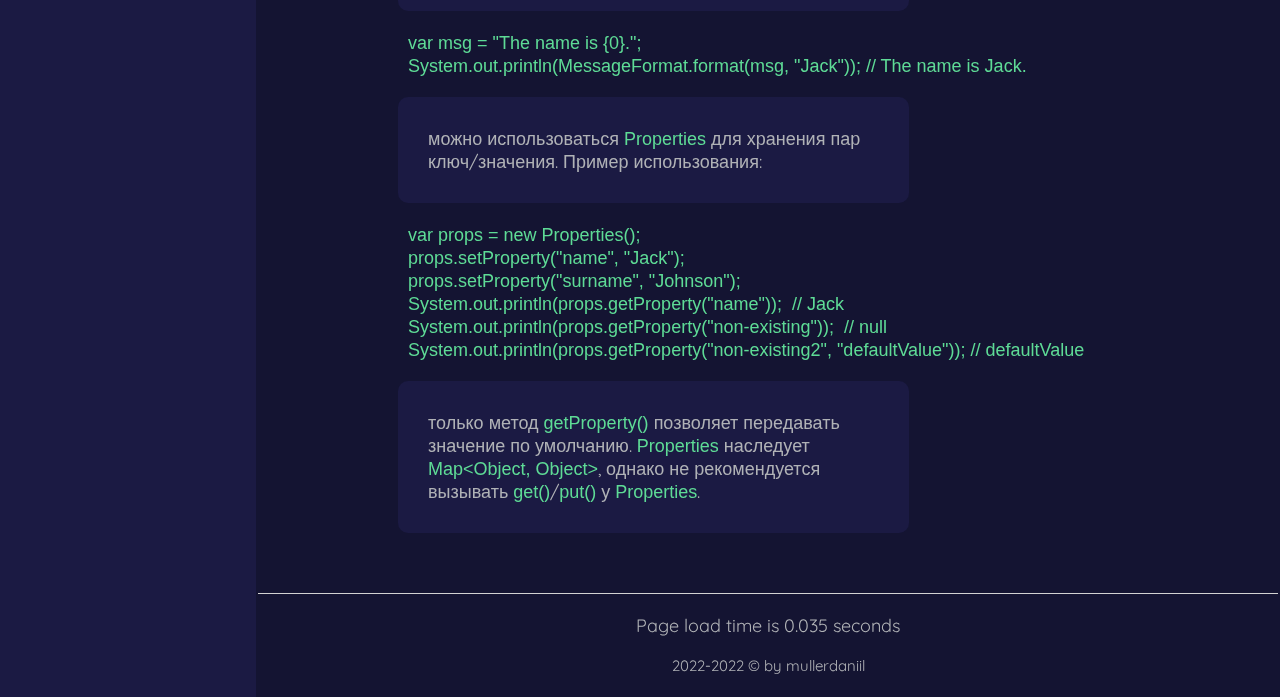
<file: exceptions-assertions-localization.html>
<!DOCTYPE html>
<html lang="en">
<head>
    <meta charset="UTF-8">
    <title>Exceptions, assertions, localization</title>
    <link rel="stylesheet" href="styles/style.css">
    <link rel="stylesheet" href="styles/text.css">
    <link rel="stylesheet" href="styles/images.css">
    <link rel="stylesheet" href="styles/chapters.css">
    <script src="scripts/page-load-time.js"></script>
</head>
<body>
<script src="scripts/load-page-template.js"></script>

<div class="sidebar">
</div>

<div class="content-container">
    <header class="header">
    </header>

    <main class="content">
        <h1>Chapter 5. Exceptions, Assertions, and Localization</h1>
        <h2>Исключения</h2>
        <ul>
            <li>
                <p>в Java все исключения наследуются от <code>Throwable</code>. <code>Exception</code> и <code>Error</code> - классы-наследники <code>Throwable</code>. <code>RuntimeException</code> наследуется от <code>Exception</code>.</p>
            </li>
            <li>
                <p>Checked исключения должны быть объявлены или обработаны. <code>Exception</code>, все исключения, которые наследуют <code>Exception</code>, но не <code>RuntimeException</code>, являются checked. Также checked исключениями являются <code>Throwable</code>, его наследники, но не <code>RunTimeException</code> и не <code>Error</code>.</p>
            </li>
            <li>
                <p>в try-with-resources можно передавать только типы, реализующие интерфейс <code>AutoCloseable</code> с методом <code>void close() throws Exception</code>. Данный метод вызывается в конце <code>try</code> блока (в реальности JVM вызывает <code>close()</code> в неявном <code>finally</code> блоке). Ресурсы закрываются в порядке, обратном порядку их открытия. После закрытия ресурсы больше не видны в <code>catch</code> и <code>finally</code>.</p>
            </li>
            <li>
                <p>можно использовать <code>final</code> или effectively final ресурсы в try-with-resources:</p>
            </li>
        </ul>
        <pre><code class="language-java">class T {
    void test() {
        final var r1 = new Res();
        Res r2 = new Res();
        try (r1; r2) {}
    }
}

class Res implements AutoCloseable {
    @Override
    public void close() {}
}
</code></pre>

        <h2>Assertions</h2>
        <ul>
            <li>assertions позволяют находить ошибки в коде, ожидая, что что-то будет <code>true</code>. Синтаксис:</li>
        </ul>
        <pre><code class="language-java">assert test_value;
assert test_value: message;
</code></pre>
        <ul>
            <li>
                <p>в случае <code>false</code> выбрасывается <code>AssertionError</code>. Если assertions выключены, то assertions игнорируются. Если включены и <code>true</code>, то ничего не происходит, иначе - выбрасывается ошибка.</p>
            </li>
            <li>
                <p>assertions включаются с помощью флагов при запуске:</p>
            </li>
        </ul>
        <pre><code>java -enableassertions Program
</code></pre>
        <p>или</p>
        <pre><code>java -ea Program
</code></pre>
        <ul>
            <li>можно указать определенные классы или пакеты, в которых включить assertions:</li>
        </ul>
        <pre><code>java -ea:com.pack... com.pack.Program
</code></pre>
        <ul>
            <li>выключение происходит с помощью флага <code>-da</code>:</li>
        </ul>
        <pre><code>java -ea:com.pack... -da:com.pack.Special com.pack.Program
</code></pre>
        <h2>Date and Time</h2>
        <ul>
            <li>типы даты и времени:</li>
        </ul>
        <table>
            <thead>
            <tr>
                <th>Класс</th>
                <th>Описание</th>
            </tr>
            </thead>
            <tbody>
            <tr>
                <td><code>java.time.LocalDate</code></td>
                <td>Дата с днем, месяцем, годом</td>
            </tr>
            <tr>
                <td><code>java.time.LocalTime</code></td>
                <td>Время дня</td>
            </tr>
            <tr>
                <td><code>java.time.LocalDateTime</code></td>
                <td>День и время без временной зоны</td>
            </tr>
            <tr>
                <td><code>java.time.ZonedDateTime</code></td>
                <td>День и время с определенной временной зоной</td>
            </tr>
            </tbody>
        </table>
        <ul>
            <li>
                <p>каждый тип содержит <code>static</code> метод <code>now()</code>. Результат зависит от времени и места выполнения.</p>
            </li>
            <li>
                <p>можно создавать дату и время с помощью метода <code>of()</code>:</p>
            </li>
        </ul>
        <pre><code class="language-java">LocalDate date = LocalDate.of(2022, Month.NOVEMBER, 13);
LocalTime time = LocalTime.of(23, 15);
LocalDateTime dateTime = LocalDateTime.of(date, time);
</code></pre>
        <ul>
            <li>примеры методов <code>LocalDate</code>:</li>
        </ul>
        <pre><code class="language-java">LocalDate date = LocalDate.of(2022, 11, 13);
System.out.println(date.getDayOfWeek());    // SUNDAY
System.out.println(date.getMonth());        // NOVEMBER
System.out.println(date.getDayOfYear());    // 317
</code></pre>
        <ul>
            <li>с помощью <code>DateTimeFormatter</code> можно форматировать объекты даты и времени:</li>
        </ul>
        <pre><code class="language-java">LocalDate date = LocalDate.of(2022, 11, 13);
String str = date.format(DateTimeFormatter.ISO_DATE);
System.out.println(str);    // 2022-11-13
</code></pre>
        <ul>
            <li>можно использовать собственный формат:</li>
        </ul>
        <pre><code class="language-java">var t = LocalDateTime.of(2022, 11, 13, 18, 3);
var f = DateTimeFormatter.ofPattern(&quot;dd, MMMM, yyyy (hh:mm)&quot;);
System.out.println(t.format(f));    // 13, ноября, 2022 (06:03)
</code></pre>
        <ul>
            <li>также можно использовать <code>SimpleDateFormat</code>:</li>
        </ul>
        <pre><code class="language-java">var d = new Date();
var f = new SimpleDateFormat(&quot;dd, MMMM, yyyy (hh:mm)&quot;);
System.out.println(f.format(d));    // 13, ноября, 2022 (06:07)
</code></pre>
        <ul>
            <li>date/time символы:</li>
        </ul>
        <table>
            <thead>
            <tr>
                <th>Символ</th>
                <th>Значение</th>
                <th>Примеры</th>
            </tr>
            </thead>
            <tbody>
            <tr>
                <td><code>y</code></td>
                <td>Год</td>
                <td><code>22</code>, <code>2022</code></td>
            </tr>
            <tr>
                <td><code>M</code></td>
                <td>Месяц</td>
                <td><code>1</code>, <code>01</code>, <code>Jan</code>, <code>January</code></td>
            </tr>
            <tr>
                <td><code>d</code></td>
                <td>День</td>
                <td><code>3</code>, <code>03</code></td>
            </tr>
            <tr>
                <td><code>h</code></td>
                <td>Час</td>
                <td><code>8</code>, <code>08</code></td>
            </tr>
            <tr>
                <td><code>m</code></td>
                <td>Минута</td>
                <td><code>15</code></td>
            </tr>
            <tr>
                <td><code>s</code></td>
                <td>Секунда</td>
                <td><code>42</code></td>
            </tr>
            <tr>
                <td><code>a</code></td>
                <td>am/pm</td>
                <td><code>AM, PM</code></td>
            </tr>
            <tr>
                <td><code>z</code></td>
                <td>Название time zone</td>
                <td><code>Eastern Standard Time, EST</code></td>
            </tr>
            <tr>
                <td><code>Z</code></td>
                <td>Сдвиг time zone</td>
                <td><code>-0400</code></td>
            </tr>
            </tbody>
        </table>
        <ul>
            <li>при использовании несовместимых символов можно получить <code>DateTimeException</code>:</li>
        </ul>
        <pre><code class="language-java">var d = LocalDateTime.of(2005, 12, 16, 18, 45);
var f = DateTimeFormatter.ofPattern(&quot;hh:mm z&quot;);
System.out.println(f.format(d));

// Exception in thread &quot;main&quot; java.time.DateTimeException: Unable to extract ZoneId from temporal 2005-12-16T18:45
</code></pre>
        <ul>
            <li>метод <code>format()</code> можно вызывать как у DateTime, так и у Formatter объектов:</li>
        </ul>
        <pre><code class="language-java">var d = LocalDateTime.of(2005, 12, 16, 18, 45);
var f = DateTimeFormatter.ofPattern(&quot;hh : mm&quot;);
System.out.println(f.format(d));    // 06 : 45
System.out.println(d.format(f));    // 06 : 45
</code></pre>
        <ul>
            <li>для вставки другого текста в Pattern нужно использовать <code>'</code>:</li>
        </ul>
        <pre><code class="language-java">var d = LocalDateTime.of(2005, 12, 16, 18, 45);
var f = DateTimeFormatter.ofPattern(&quot;'Date: 'dd.MM.yy, 'Time':hh:mm:ss, 'Escape symbol: '''&quot;);
System.out.println(f.format(d));    // Date: 16.12.05, Time:06:45:00, Escape symbol: '
</code></pre>
        <h2>Internationalization and Localization</h2>
        <ul>
            <li>
                <p>интернационализация - процесс дизайна программы так, чтобы она могла адаптироваться. Локализация - поддержка множества мест или географических регионов. Она включает в себя перевод строк на разные языки, вывод дат и чисел в правильном для региона формате.</p>
            </li>
            <li>
                <p>locale - определенный географический, политический или культурный регион. Класс <code>Locale</code> находится в пакете <code>java.util</code>. Можно получить текущий locale пользователя:</p>
            </li>
        </ul>
        <pre><code class="language-java">Locale locale = locale.getDefault();
System.out.println(locale); // ru_RU
</code></pre>
        <ul>
            <li>в выводе сначала идет lowercase код языка (всегда обязателен). Затем идет <code>_</code>, за которым следует uppercase код страны (опционален). Два формата:</li>
        </ul>
        <pre><code>ru
en_US
</code></pre>
        <ul>
            <li>есть встроенный константы для locales. Также locales можно создавать через конструктор:</li>
        </ul>
        <pre><code class="language-java">System.out.println(Locale.GERMAN);          // de
System.out.println(Locale.GERMANY);         // de_DE
System.out.println(new Locale(&quot;de&quot;));       // de
System.out.println(new Locale(&quot;de&quot;, &quot;DE&quot;)); // de_DE
</code></pre>
        <ul>
            <li>locale можно создать через builder:</li>
        </ul>
        <pre><code class="language-java">Locale l = new Locale.Builder()
        .setLanguage(&quot;ru&quot;)
        .setRegion(&quot;RU&quot;)
        .build();
</code></pre>
        <ul>
            <li>можно установить locale по умолчанию. Тогда эти изменения будут применяться только к данной программе:</li>
        </ul>
        <pre><code class="language-java">Locale locale = new Locale(&quot;fr&quot;);
Locale.setDefault(locale);
</code></pre>
        <ul>
            <li>для локализации чисел нужно использовать <code>NumberFormat</code>. Пример использования:</li>
        </ul>
        <pre><code class="language-java">int num = 23_500_000;
var f1 = NumberFormat.getNumberInstance(Locale.US);
var f2 = NumberFormat.getNumberInstance(Locale.FRANCE);
System.out.println(f1.format(num)); // 23,500,00
System.out.println(f2.format(num)); // 23 500 00
</code></pre>
        <ul>
            <li>
                <p>существует несколько фабричных методов для получения <code>NumberFormat</code>. Во все можно передать либо объект <code>Locale</code>, либо не передавать аргументы:</p>
                <ul>
                    <li>
                        <code>getInstance()</code>
                    </li>
                    <li>
                        <code>getNumberInstance()</code>
                    </li>
                    <li>
                        <code>getCurrencyInstance()</code>
                    </li>
                    <li>
                        <code>getPercentInstance()</code>
                    </li>
                    <li>
                        <code>getIntegerInstance()</code>
                    </li>
                </ul>
            </li>
            <li>
                <p>с помощью <code>parse()</code> можно парсить строку в число:</p>
            </li>
        </ul>
        <pre><code class="language-java">String s = &quot;40.45&quot;;
var en = NumberFormat.getInstance(Locale.US);
System.out.println(en.parse(s)); // 40.45
var fr = NumberFormat.getInstance(Locale.FRANCE);
System.out.println(fr.parse(s)); // 40
</code></pre>
        <ul>
            <li>можно использовать собственный formatter, где используются два основных символа: <code>#</code> - пропустить позицию, если на ней нет цифры, <code>0</code> - поставить 0, на позицию, если на ней нет цифры. Примеры:</li>
        </ul>
        <pre><code class="language-java">double d = 1234567.467;
NumberFormat f1 = new DecimalFormat(&quot;###,###,###.0&quot;);
System.out.println(f1.format(d)); // 1,234,567.5

NumberFormat f2 = new DecimalFormat(&quot;000,000,000.00000&quot;);
System.out.println(f2.format(d)); // 001,234,567.46700

NumberFormat f3 = new DecimalFormat(&quot;$#,###,###.##&quot;);
System.out.println(f3.format(d)); // $1,234,567.47
</code></pre>
        <ul>
            <li>пример использования <code>DateTimeFormatter</code>:</li>
        </ul>
        <pre><code class="language-java">var dt = LocalDateTime.now();
var f = DateTimeFormatter.ofLocalizedDateTime(FormatStyle.SHORT);
String str = f.withLocale(Locale.getDefault())
               .format(dt);
System.out.println(str);    // 14.11.2022, 8:31
</code></pre>
        <h2>Properties</h2>
        <ul>
            <li>
                <p>resource bundle содержит специальные local объекты. Resource bundle в основном хранится в properties файлах. Properties файл - файл в специальном формате с парами ключ/значение.</p>
            </li>
            <li>
                <p>resource bundle можно получить двумя способами:</p>
            </li>
        </ul>
        <pre><code class="language-java">ResourceBundle.getBundle(&quot;name&quot;);
ResourceBundle.getBundle(&quot;name&quot;, locale);
</code></pre>
        <ul>
            <li>
                <p>при поиске resource bundle Java пытается найти самое точное значение. Если искомый locale - это <code>new Locale(&quot;fr&quot;, &quot;FR&quot;)</code>, а по умолчанию - <code>Locale.US</code>, то порядок поиск такой (сначала искомый locale, затем <code>Local.getDefault()</code>):</p>
                <ul>
                    <li>
                        <code>Res_fr_FR.properties</code>
                    </li>
                    <li>
                        <code>Res_fr.properties</code>
                    </li>
                    <li>
                        <code>Res_en_US.properties</code>
                    </li>
                    <li>
                        <code>Res_en.properties</code>
                    </li>
                    <li>
                        <code>Res.properties</code>
                    </li>
                    <li>
                        <code>MissingResourceException</code> (ничего не было найдено)</li>
                </ul>
            </li>
            <li>
                <p>найденный resource bundle будет использоваться как основной. Однако при поиске значений в основном resource bundle может не оказаться нужного значения. Тогда Java будет искать первое нужное значение только в одной ветви иерархии. В данном примере locale по умолчанию - <code>Locale.US</code>:</p>
                <ul>
                    <li>если выбран <code>ResC_fr_FR.properties</code>, как основной, то порядок поиска будет: <code>ResC_fr_FR.properties</code>, <code>ResC_fr.properties</code>, <code>ResC.properties</code>.</li>
                    <li>если выбран <code>ResC_fr.properties</code>, как основной, то порядок поиска будет: <code>ResC_fr.properties</code>, <code>ResC.properties</code>.</li>
                </ul>
            </li>
            <li>
                <p>с помощью <code>MessageFormat</code> можно подставлять строки:</p>
            </li>
        </ul>
        <pre><code class="language-java">var msg = &quot;The name is {0}.&quot;;
System.out.println(MessageFormat.format(msg, &quot;Jack&quot;)); // The name is Jack.
</code></pre>
        <ul>
            <li>можно использоваться <code>Properties</code> для хранения пар ключ/значения. Пример использования:</li>
        </ul>
        <pre><code class="language-java">var props = new Properties();
props.setProperty(&quot;name&quot;, &quot;Jack&quot;);
props.setProperty(&quot;surname&quot;, &quot;Johnson&quot;);
System.out.println(props.getProperty(&quot;name&quot;));  // Jack
System.out.println(props.getProperty(&quot;non-existing&quot;));  // null
System.out.println(props.getProperty(&quot;non-existing2&quot;, &quot;defaultValue&quot;)); // defaultValue
</code></pre>
        <ul>
            <li>только метод <code>getProperty()</code> позволяет передавать значение по умолчанию. <code>Properties</code> наследует <code>Map&lt;Object, Object&gt;</code>, однако не рекомендуется вызывать <code>get()</code>/<code>put()</code> у <code>Properties</code>.</li>
        </ul>

    </main>

    <footer>
    </footer>
</div>

<script src="scripts/set-active-links.js"></script>
</body>
</html>
</file>
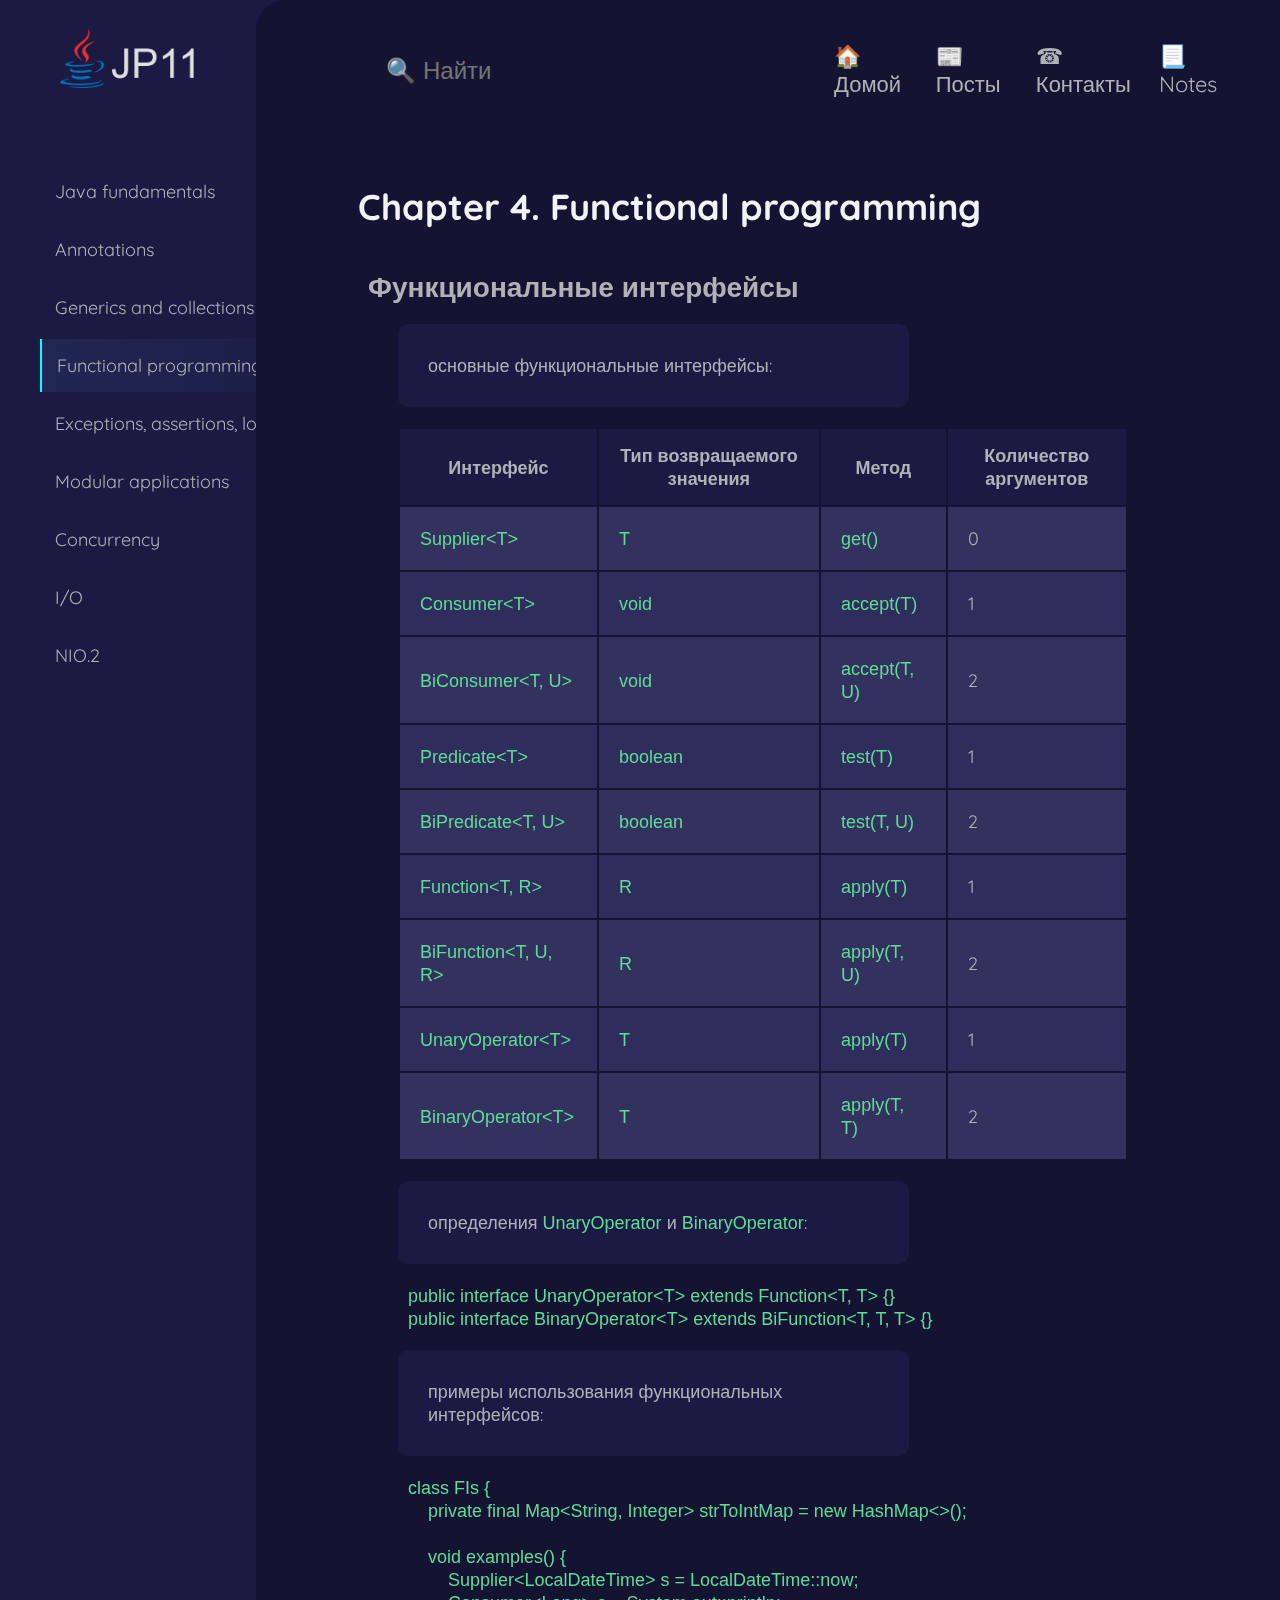
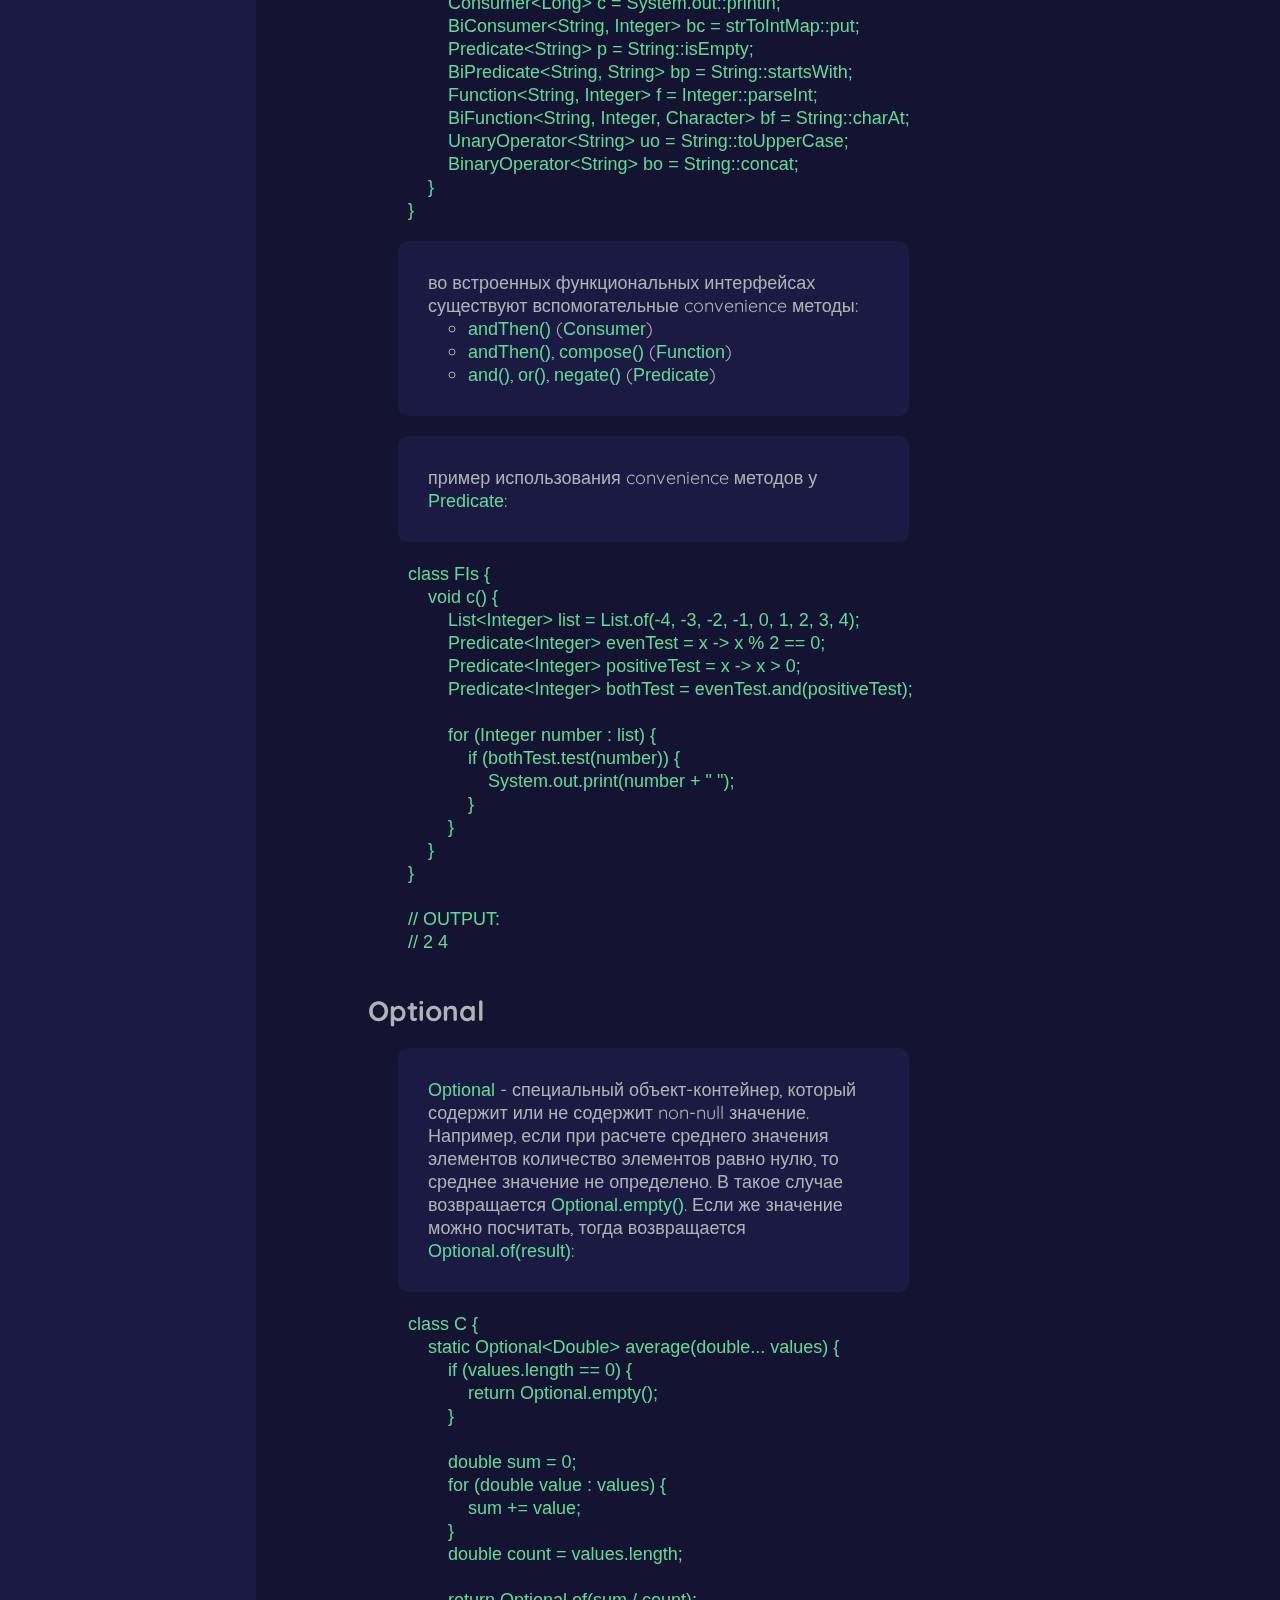
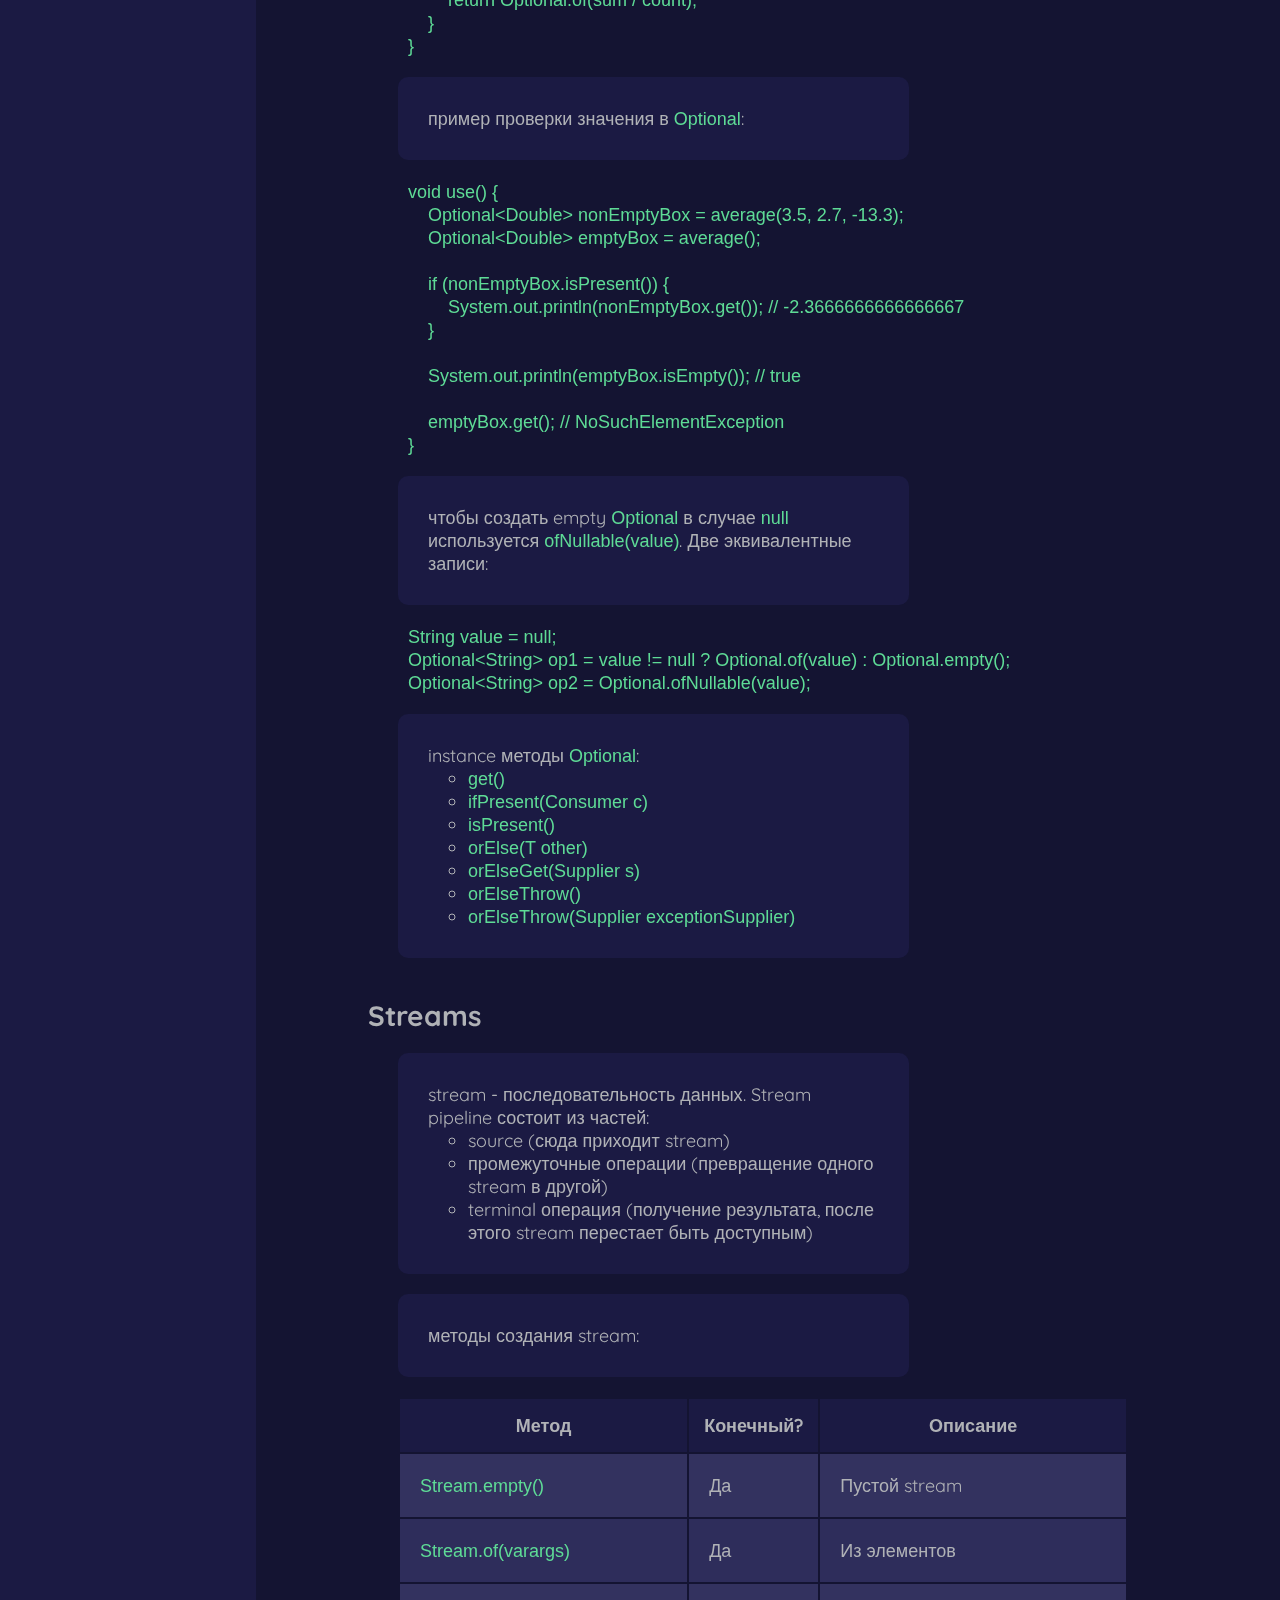
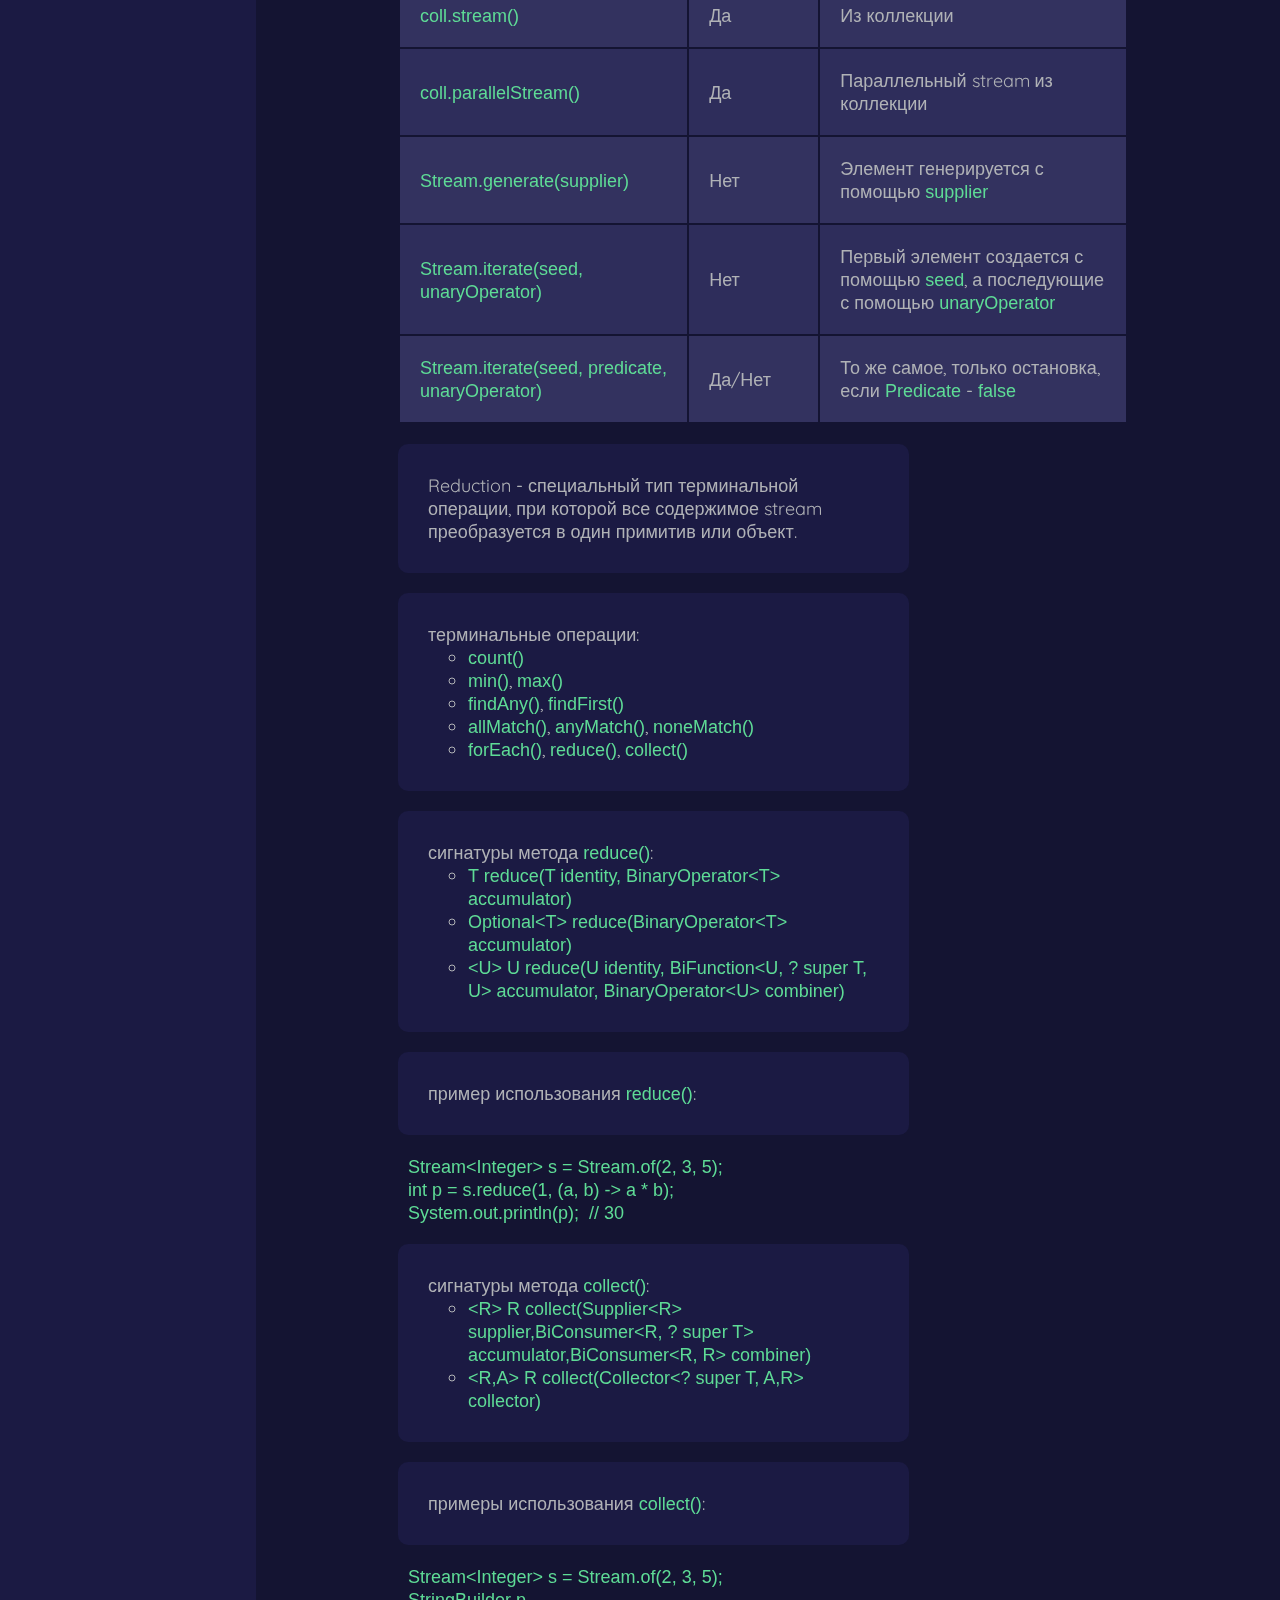
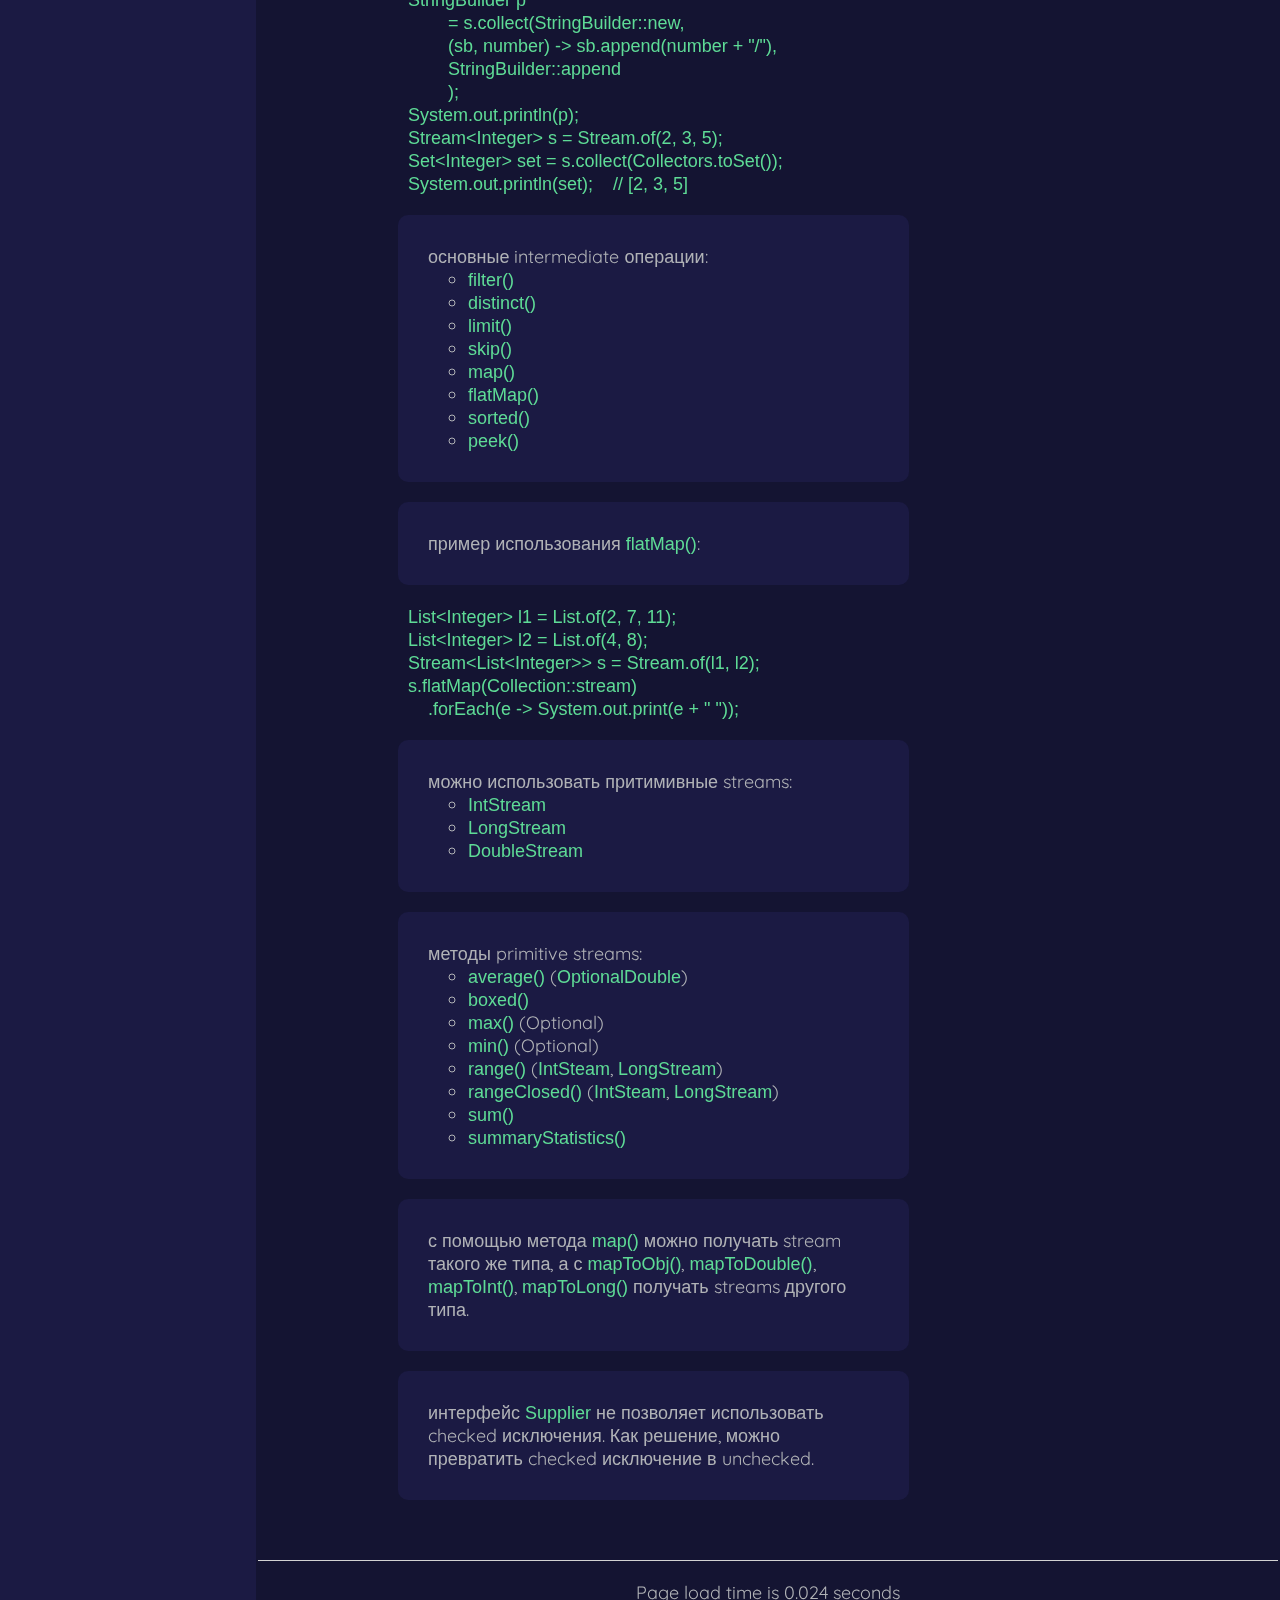
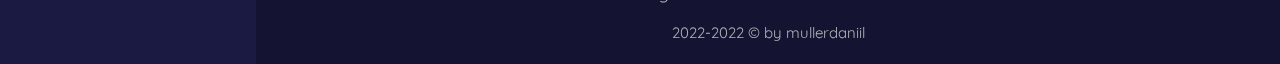
<file: functional-programming.html>
<!DOCTYPE html>
<html lang="en">
<head>
    <meta charset="UTF-8">
    <title>Functional programming</title>
    <link rel="stylesheet" href="styles/style.css">
    <link rel="stylesheet" href="styles/text.css">
    <link rel="stylesheet" href="styles/images.css">
    <link rel="stylesheet" href="styles/chapters.css">
    <script src="scripts/page-load-time.js"></script>
</head>
<body>
<script src="scripts/load-page-template.js"></script>

<div class="sidebar">
</div>

<div class="content-container">
    <header class="header">
    </header>

    <main class="content">
        <h1>Chapter 4. Functional programming</h1>
        <h2>Функциональные интерфейсы</h2>
        <ul>
            <li>основные функциональные интерфейсы:</li>
        </ul>
        <table>
            <thead>
            <tr>
                <th>Интерфейс</th>
                <th>Тип возвращаемого значения</th>
                <th>Метод</th>
                <th>Количество аргументов</th>
            </tr>
            </thead>
            <tbody>
            <tr>
                <td><code>Supplier&lt;T&gt;</code></td>
                <td><code>T</code></td>
                <td><code>get()</code></td>
                <td>0</td>
            </tr>
            <tr>
                <td><code>Consumer&lt;T&gt;</code></td>
                <td><code>void</code></td>
                <td><code>accept(T)</code></td>
                <td>1</td>
            </tr>
            <tr>
                <td><code>BiConsumer&lt;T, U&gt;</code></td>
                <td><code>void</code></td>
                <td><code>accept(T, U)</code></td>
                <td>2</td>
            </tr>
            <tr>
                <td><code>Predicate&lt;T&gt;</code></td>
                <td><code>boolean</code></td>
                <td><code>test(T)</code></td>
                <td>1</td>
            </tr>
            <tr>
                <td><code>BiPredicate&lt;T, U&gt;</code></td>
                <td><code>boolean</code></td>
                <td><code>test(T, U)</code></td>
                <td>2</td>
            </tr>
            <tr>
                <td><code>Function&lt;T, R&gt;</code></td>
                <td><code>R</code></td>
                <td><code>apply(T)</code></td>
                <td>1</td>
            </tr>
            <tr>
                <td><code>BiFunction&lt;T, U, R&gt;</code></td>
                <td><code>R</code></td>
                <td><code>apply(T, U)</code></td>
                <td>2</td>
            </tr>
            <tr>
                <td><code>UnaryOperator&lt;T&gt;</code></td>
                <td><code>T</code></td>
                <td><code>apply(T)</code></td>
                <td>1</td>
            </tr>
            <tr>
                <td><code>BinaryOperator&lt;T&gt;</code></td>
                <td><code>T</code></td>
                <td><code>apply(T, T)</code></td>
                <td>2</td>
            </tr>
            </tbody>
        </table>
        <ul>
            <li>определения <code>UnaryOperator</code> и <code>BinaryOperator</code>:</li>
        </ul>
        <pre><code class="language-java">public interface UnaryOperator&lt;T&gt; extends Function&lt;T, T&gt; {}
public interface BinaryOperator&lt;T&gt; extends BiFunction&lt;T, T, T&gt; {}
</code></pre>
        <ul>
            <li>примеры использования функциональных интерфейсов:</li>
        </ul>
        <pre><code class="language-java">class FIs {
    private final Map&lt;String, Integer&gt; strToIntMap = new HashMap&lt;&gt;();

    void examples() {
        Supplier&lt;LocalDateTime&gt; s = LocalDateTime::now;
        Consumer&lt;Long&gt; c = System.out::println;
        BiConsumer&lt;String, Integer&gt; bc = strToIntMap::put;
        Predicate&lt;String&gt; p = String::isEmpty;
        BiPredicate&lt;String, String&gt; bp = String::startsWith;
        Function&lt;String, Integer&gt; f = Integer::parseInt;
        BiFunction&lt;String, Integer, Character&gt; bf = String::charAt;
        UnaryOperator&lt;String&gt; uo = String::toUpperCase;
        BinaryOperator&lt;String&gt; bo = String::concat;
    }
}
</code></pre>
        <ul>
            <li>
                <p>во встроенных функциональных интерфейсах существуют вспомогательные convenience методы:</p>
                <ul>
                    <li>
                        <code>andThen()</code> (<code>Consumer</code>)</li>
                    <li>
                        <code>andThen()</code>, <code>compose()</code> (<code>Function</code>)</li>
                    <li>
                        <code>and()</code>, <code>or()</code>, <code>negate()</code> (<code>Predicate</code>)</li>
                </ul>
            </li>
            <li>
                <p>пример использования convenience методов у <code>Predicate</code>:</p>
            </li>
        </ul>
        <pre><code class="language-java">class FIs {
    void c() {
        List&lt;Integer&gt; list = List.of(-4, -3, -2, -1, 0, 1, 2, 3, 4);
        Predicate&lt;Integer&gt; evenTest = x -&gt; x % 2 == 0;
        Predicate&lt;Integer&gt; positiveTest = x -&gt; x &gt; 0;
        Predicate&lt;Integer&gt; bothTest = evenTest.and(positiveTest);

        for (Integer number : list) {
            if (bothTest.test(number)) {
                System.out.print(number + &quot; &quot;);
            }
        }
    }
}

// OUTPUT:
// 2 4
</code></pre>
        <h2>Optional</h2>
        <ul>
            <li>
                <code>Optional</code> - специальный объект-контейнер, который содержит или не содержит non-null значение. Например, если при расчете среднего значения элементов количество элементов равно нулю, то среднее значение не определено. В такое случае возвращается <code>Optional.empty()</code>. Если же значение можно посчитать, тогда возвращается <code>Optional.of(result)</code>:</li>
        </ul>
        <pre><code class="language-java">class C {
    static Optional&lt;Double&gt; average(double... values) {
        if (values.length == 0) {
            return Optional.empty();
        }

        double sum = 0;
        for (double value : values) {
            sum += value;
        }
        double count = values.length;

        return Optional.of(sum / count);
    }
}
</code></pre>
        <ul>
            <li>пример проверки значения в <code>Optional</code>:</li>
        </ul>
        <pre><code class="language-java">void use() {
    Optional&lt;Double&gt; nonEmptyBox = average(3.5, 2.7, -13.3);
    Optional&lt;Double&gt; emptyBox = average();

    if (nonEmptyBox.isPresent()) {
        System.out.println(nonEmptyBox.get()); // -2.3666666666666667
    }

    System.out.println(emptyBox.isEmpty()); // true

    emptyBox.get(); // NoSuchElementException
}
</code></pre>
        <ul>
            <li>чтобы создать empty <code>Optional</code> в случае <code>null</code> используется <code>ofNullable(value)</code>. Две эквивалентные записи:</li>
        </ul>
        <pre><code class="language-java">String value = null;
Optional&lt;String&gt; op1 = value != null ? Optional.of(value) : Optional.empty();
Optional&lt;String&gt; op2 = Optional.ofNullable(value);
</code></pre>
        <ul>
            <li>instance методы <code>Optional</code>:
                <ul>
                    <li>
                        <code>get()</code>
                    </li>
                    <li>
                        <code>ifPresent(Consumer c)</code>
                    </li>
                    <li>
                        <code>isPresent()</code>
                    </li>
                    <li>
                        <code>orElse(T other)</code>
                    </li>
                    <li>
                        <code>orElseGet(Supplier s)</code>
                    </li>
                    <li>
                        <code>orElseThrow()</code>
                    </li>
                    <li>
                        <code>orElseThrow(Supplier exceptionSupplier)</code>
                    </li>
                </ul>
            </li>
        </ul>
        <h2>Streams</h2>
        <ul>
            <li>
                <p>stream - последовательность данных. Stream pipeline состоит из частей:</p>
                <ul>
                    <li>source (сюда приходит stream)</li>
                    <li>промежуточные операции (превращение одного stream в другой)</li>
                    <li>terminal операция (получение результата, после этого stream перестает быть доступным)</li>
                </ul>
            </li>
            <li>
                <p>методы создания stream:</p>
            </li>
        </ul>
        <table>
            <thead>
            <tr>
                <th>Метод</th>
                <th>Конечный?</th>
                <th>Описание</th>
            </tr>
            </thead>
            <tbody>
            <tr>
                <td><code>Stream.empty() </code></td>
                <td>Да</td>
                <td>Пустой stream</td>
            </tr>
            <tr>
                <td><code>Stream.of(varargs) </code></td>
                <td>Да</td>
                <td>Из элементов</td>
            </tr>
            <tr>
                <td><code>coll.stream() </code></td>
                <td>Да</td>
                <td>Из коллекции</td>
            </tr>
            <tr>
                <td><code>coll.parallelStream() </code></td>
                <td>Да</td>
                <td>Параллельный stream из коллекции</td>
            </tr>
            <tr>
                <td><code>Stream.generate(supplier) </code></td>
                <td>Нет</td>
                <td>Элемент генерируется с помощью <code>supplier</code></td>
            </tr>
            <tr>
                <td><code>Stream.iterate(seed, unaryOperator) </code></td>
                <td>Нет</td>
                <td>Первый элемент создается с помощью <code>seed</code>, а последующие с помощью <code>unaryOperator</code></td>
            </tr>
            <tr>
                <td><code>Stream.iterate(seed, predicate, unaryOperator) </code></td>
                <td>Да/Нет</td>
                <td>То же самое, только остановка, если <code>Predicate</code> - <code>false</code></td>
            </tr>
            </tbody>
        </table>
        <ul>
            <li>
                <p>Reduction - специальный тип терминальной операции, при которой все содержимое stream преобразуется в один примитив или объект.</p>
            </li>
            <li>
                <p>терминальные операции:</p>
                <ul>
                    <li>
                        <code>count()</code>
                    </li>
                    <li>
                        <code>min()</code>, <code>max()</code>
                    </li>
                    <li>
                        <code>findAny()</code>, <code>findFirst()</code>
                    </li>
                    <li>
                        <code>allMatch()</code>, <code>anyMatch()</code>, <code>noneMatch()</code>
                    </li>
                    <li>
                        <code>forEach()</code>, <code>reduce()</code>, <code>collect()</code>
                    </li>
                </ul>
            </li>
            <li>
                <p>сигнатуры метода <code>reduce()</code>:</p>
                <ul>
                    <li>
                        <code>T reduce(T identity, BinaryOperator&lt;T&gt; accumulator)</code>
                    </li>
                    <li>
                        <code>Optional&lt;T&gt; reduce(BinaryOperator&lt;T&gt; accumulator)</code>
                    </li>
                    <li>
                        <code>&lt;U&gt; U reduce(U identity, BiFunction&lt;U, ? super T, U&gt; accumulator, BinaryOperator&lt;U&gt; combiner)</code>
                    </li>
                </ul>
            </li>
            <li>
                <p>пример использования <code>reduce()</code>:</p>
            </li>
        </ul>
        <pre><code class="language-java">Stream&lt;Integer&gt; s = Stream.of(2, 3, 5);
int p = s.reduce(1, (a, b) -&gt; a * b);
System.out.println(p);  // 30
</code></pre>
        <ul>
            <li>
                <p>сигнатуры метода <code>collect()</code>:</p>
                <ul>
                    <li>
                        <code>&lt;R&gt; R collect(Supplier&lt;R&gt; supplier,BiConsumer&lt;R, ? super T&gt; accumulator,BiConsumer&lt;R, R&gt; combiner)</code>
                    </li>
                    <li>
                        <code>&lt;R,A&gt; R collect(Collector&lt;? super T, A,R&gt; collector)</code>
                    </li>
                </ul>
            </li>
            <li>
                <p>примеры использования <code>collect()</code>:</p>
            </li>
        </ul>
        <pre><code class="language-java">Stream&lt;Integer&gt; s = Stream.of(2, 3, 5);
StringBuilder p
        = s.collect(StringBuilder::new,
        (sb, number) -&gt; sb.append(number + &quot;/&quot;),
        StringBuilder::append
        );
System.out.println(p);
</code></pre>
        <pre><code class="language-java">Stream&lt;Integer&gt; s = Stream.of(2, 3, 5);
Set&lt;Integer&gt; set = s.collect(Collectors.toSet());
System.out.println(set);    // [2, 3, 5]
</code></pre>
        <ul>
            <li>
                <p>основные intermediate операции:</p>
                <ul>
                    <li>
                        <code>filter()</code>
                    </li>
                    <li>
                        <code>distinct()</code>
                    </li>
                    <li>
                        <code>limit()</code>
                    </li>
                    <li>
                        <code>skip()</code>
                    </li>
                    <li>
                        <code>map()</code>
                    </li>
                    <li>
                        <code>flatMap()</code>
                    </li>
                    <li>
                        <code>sorted()</code>
                    </li>
                    <li>
                        <code>peek()</code>
                    </li>
                </ul>
            </li>
            <li>
                <p>пример использования <code>flatMap()</code>:</p>
            </li>
        </ul>
        <pre><code class="language-java">List&lt;Integer&gt; l1 = List.of(2, 7, 11);
List&lt;Integer&gt; l2 = List.of(4, 8);
Stream&lt;List&lt;Integer&gt;&gt; s = Stream.of(l1, l2);
s.flatMap(Collection::stream)
    .forEach(e -&gt; System.out.print(e + &quot; &quot;));
</code></pre>
        <ul>
            <li>
                <p>можно использовать притимивные streams:</p>
                <ul>
                    <li>
                        <code>IntStream</code>
                    </li>
                    <li>
                        <code>LongStream</code>
                    </li>
                    <li>
                        <code>DoubleStream</code>
                    </li>
                </ul>
            </li>
            <li>
                <p>методы primitive streams:</p>
                <ul>
                    <li>
                        <code>average()</code> (<code>OptionalDouble</code>)</li>
                    <li>
                        <code>boxed()</code>
                    </li>
                    <li>
                        <code>max()</code> (Optional)</li>
                    <li>
                        <code>min()</code> (Optional)</li>
                    <li>
                        <code>range()</code> (<code>IntSteam</code>, <code>LongStream</code>)</li>
                    <li>
                        <code>rangeClosed()</code> (<code>IntSteam</code>, <code>LongStream</code>)</li>
                    <li>
                        <code>sum()</code>
                    </li>
                    <li>
                        <code>summaryStatistics()</code>
                    </li>
                </ul>
            </li>
            <li>
                <p>с помощью метода <code>map()</code> можно получать stream такого же типа, а с <code>mapToObj()</code>, <code>mapToDouble()</code>, <code>mapToInt()</code>, <code>mapToLong()</code> получать streams другого типа.</p>
            </li>
            <li>
                <p>интерфейс <code>Supplier</code> не позволяет использовать checked исключения. Как решение, можно превратить checked исключение в unchecked.</p>
            </li>
        </ul>


    </main>

    <footer>
    </footer>
</div>

<script src="scripts/set-active-links.js"></script>
</body>
</html>
</file>
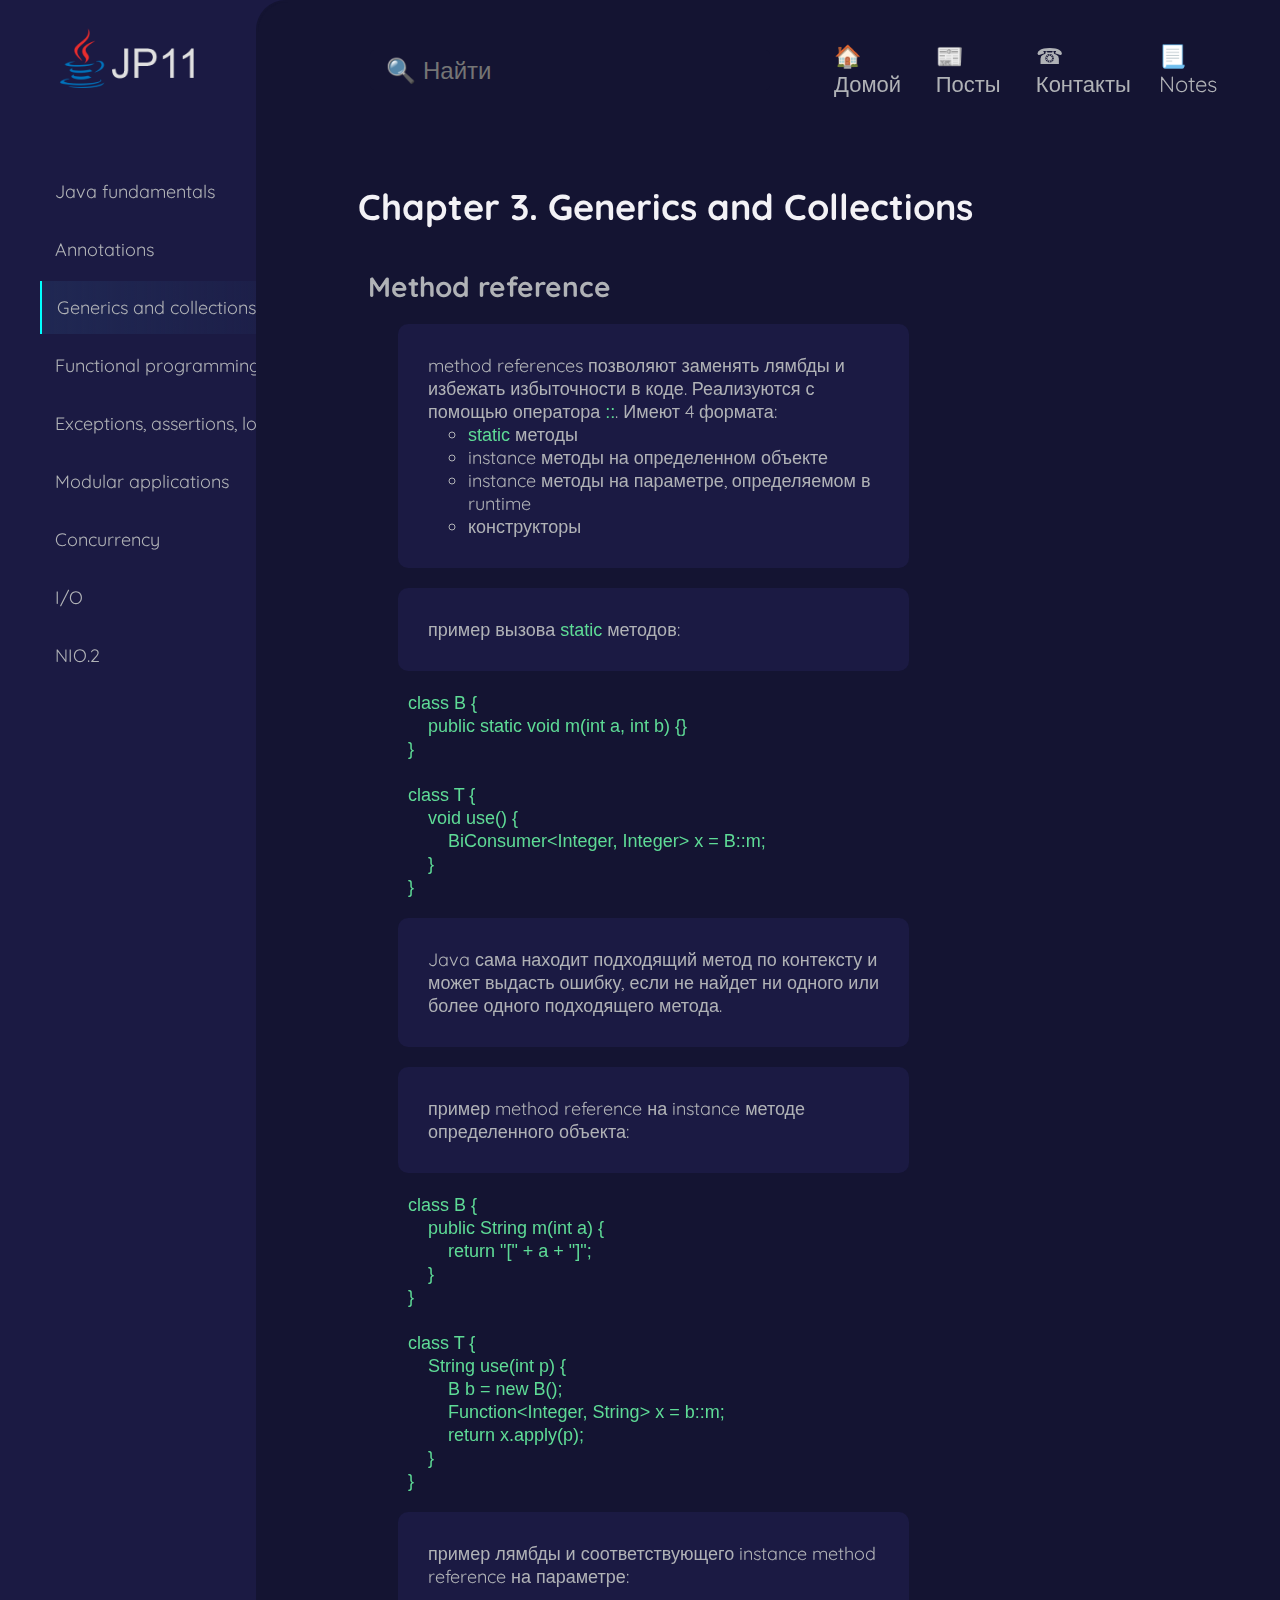
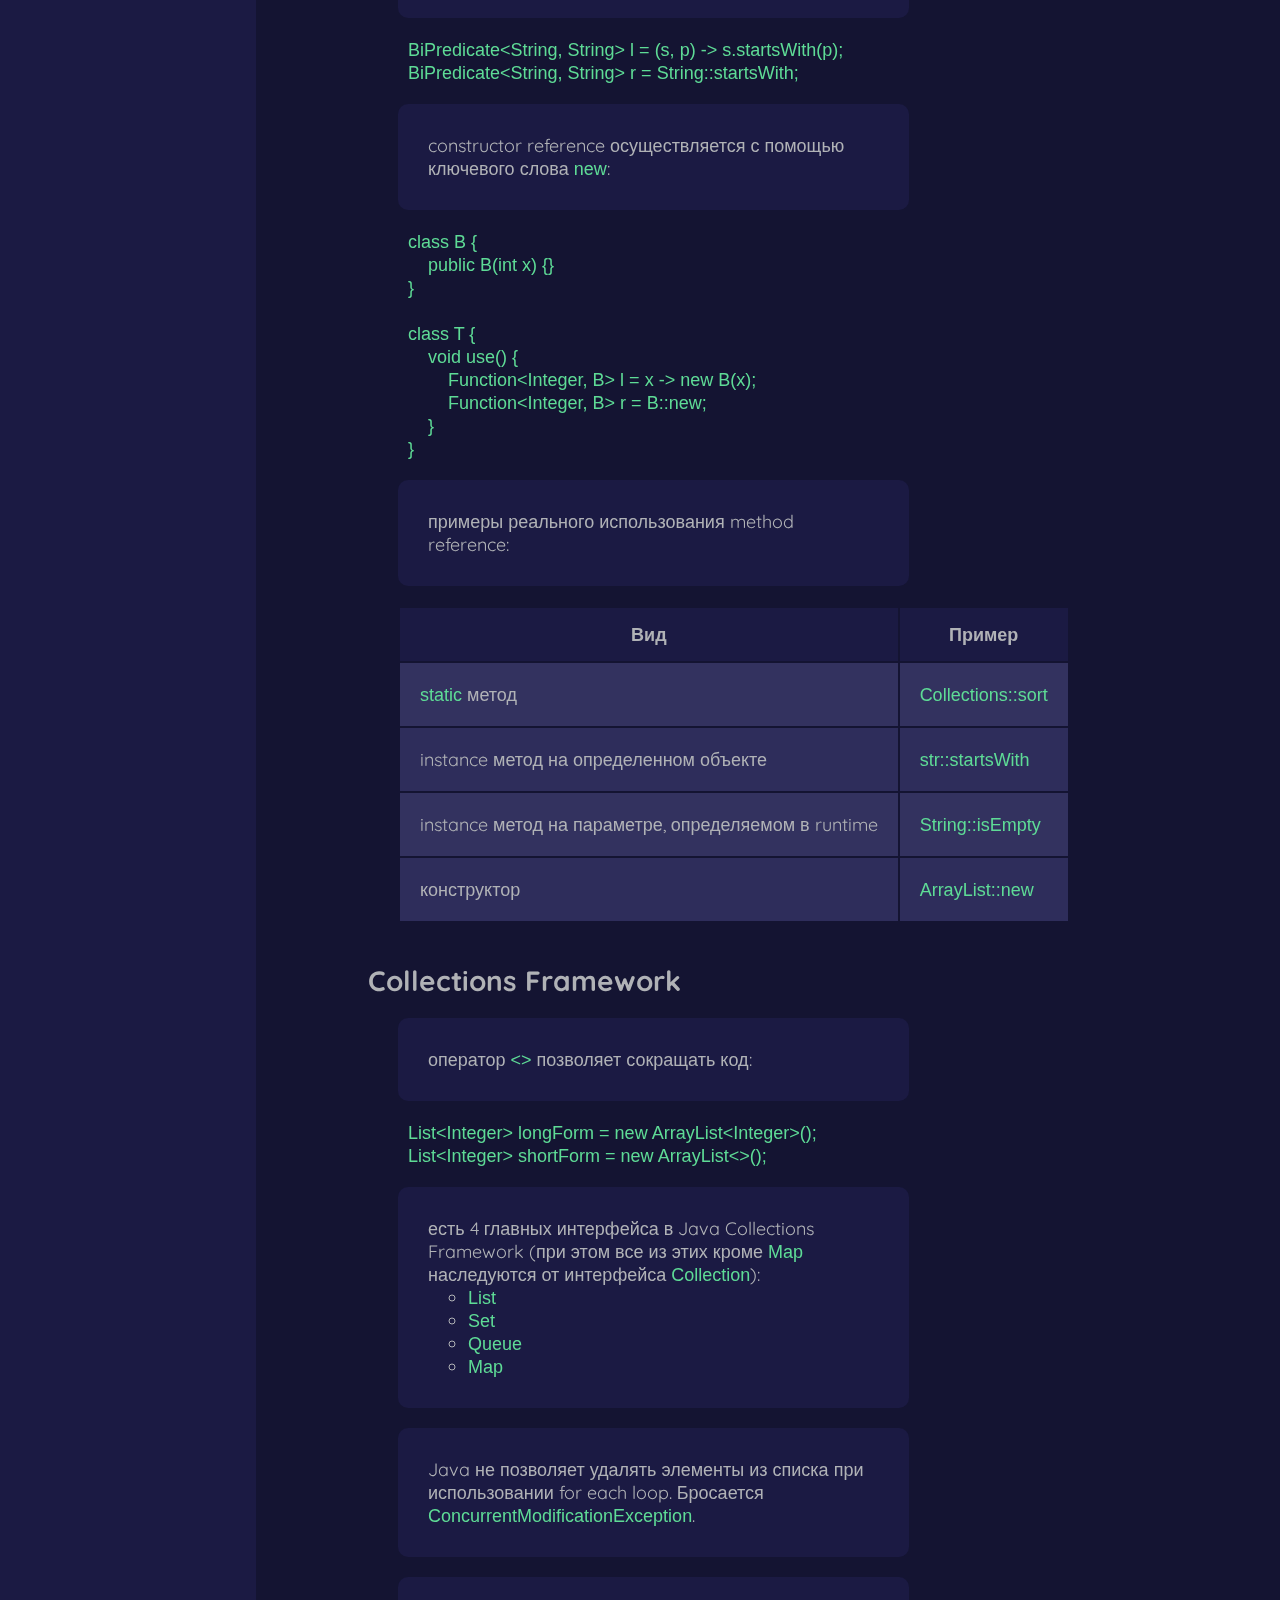
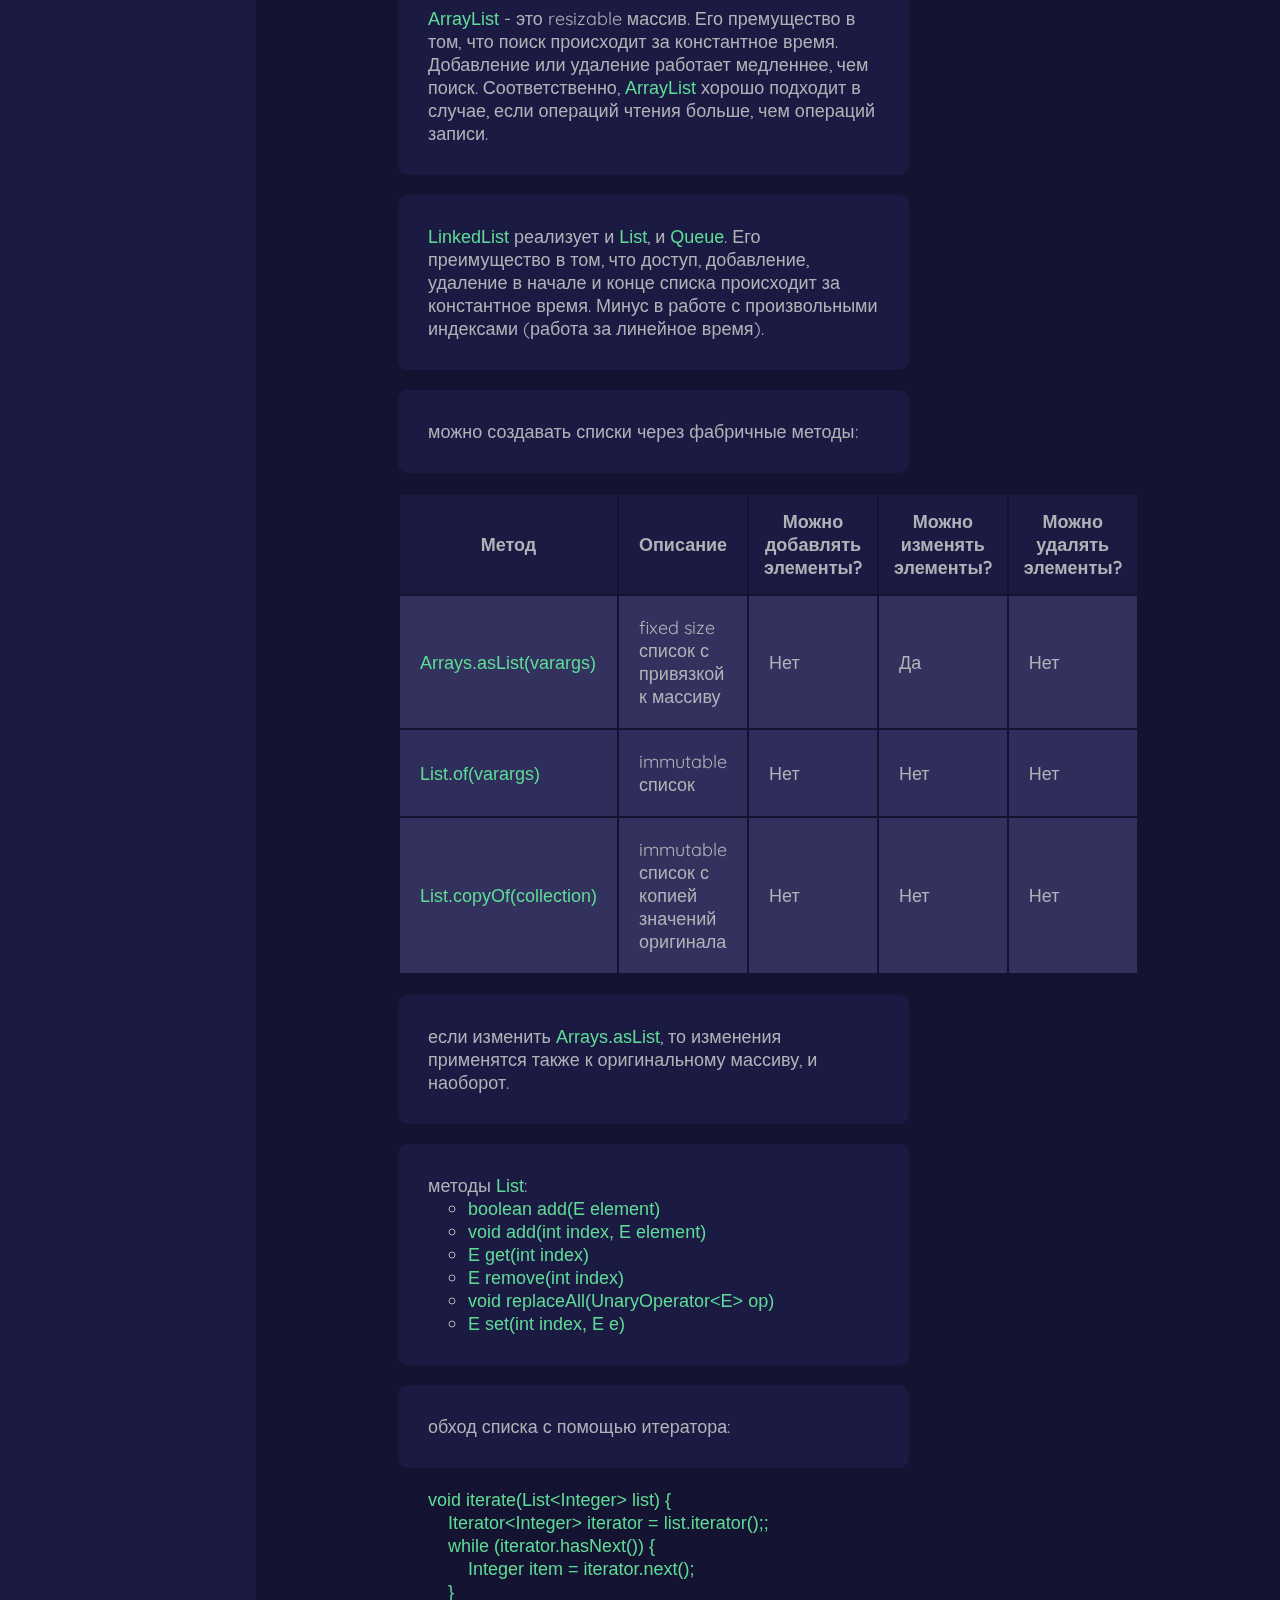
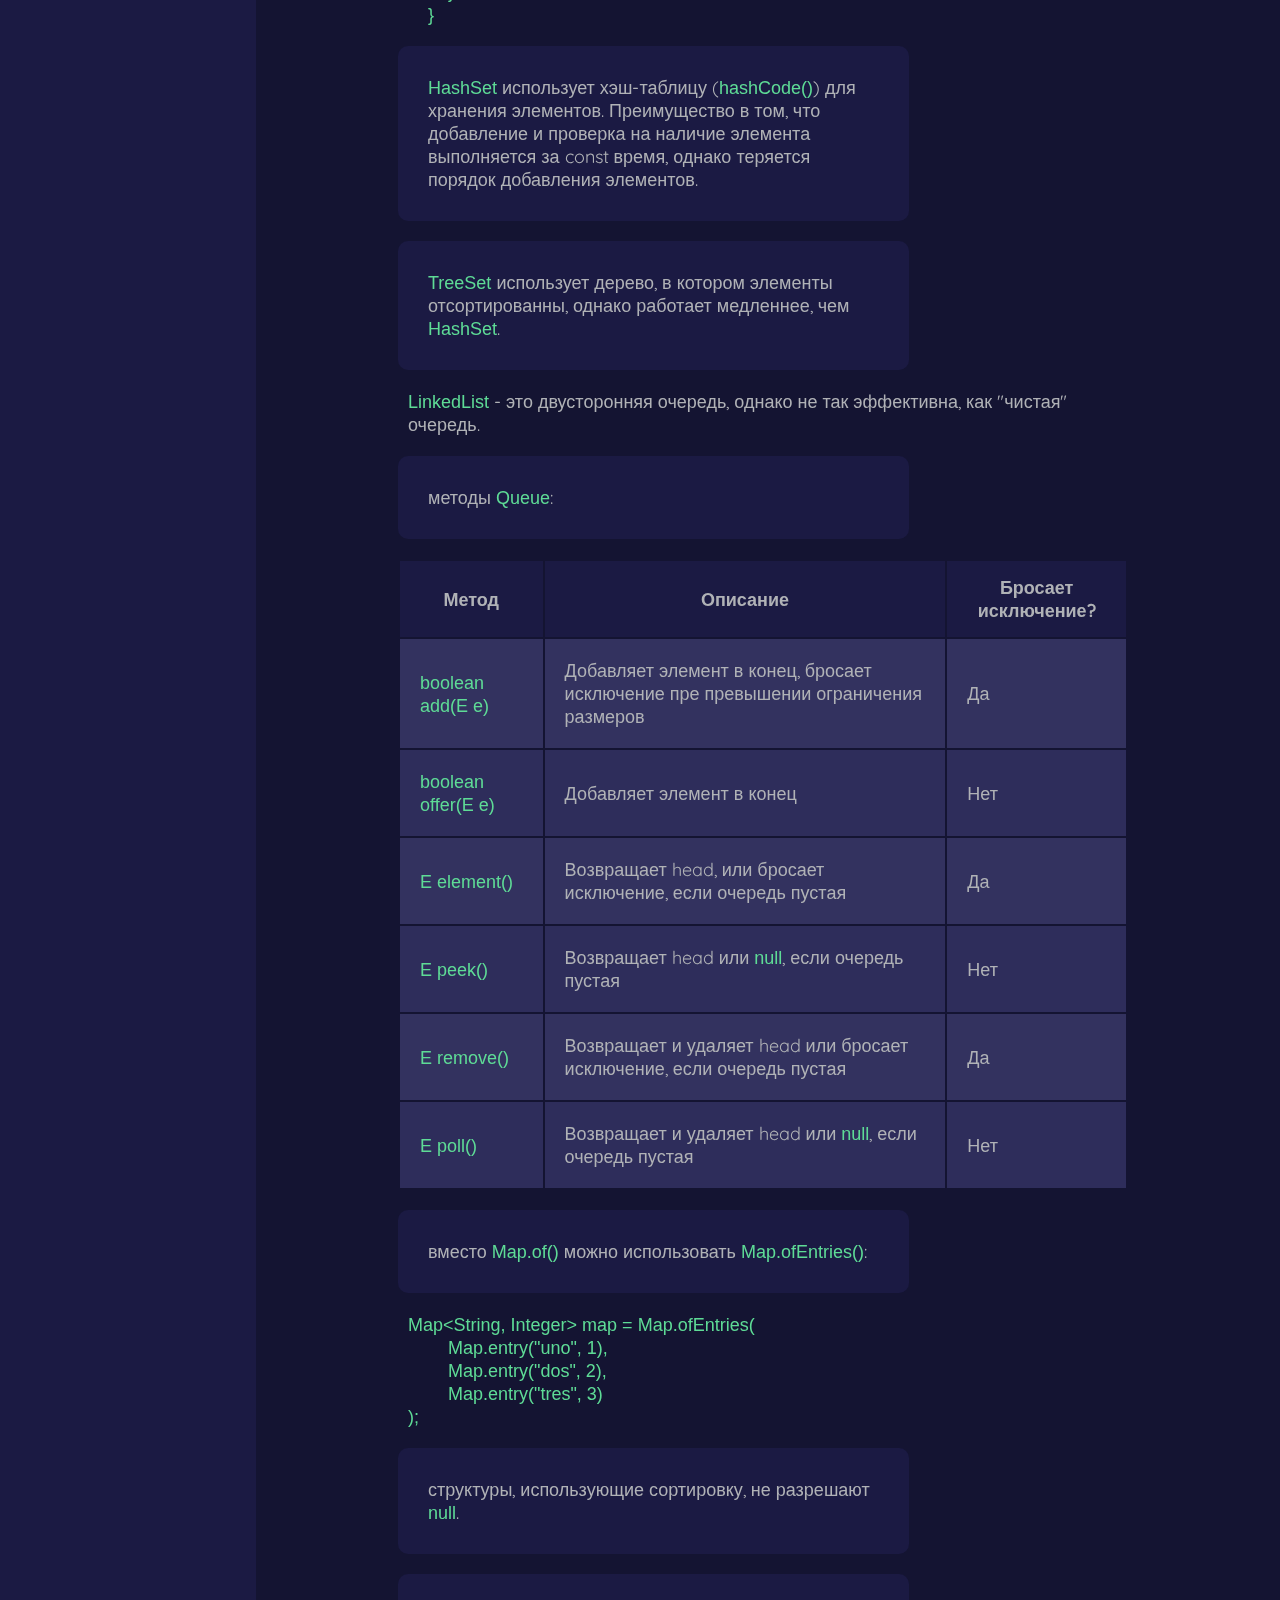
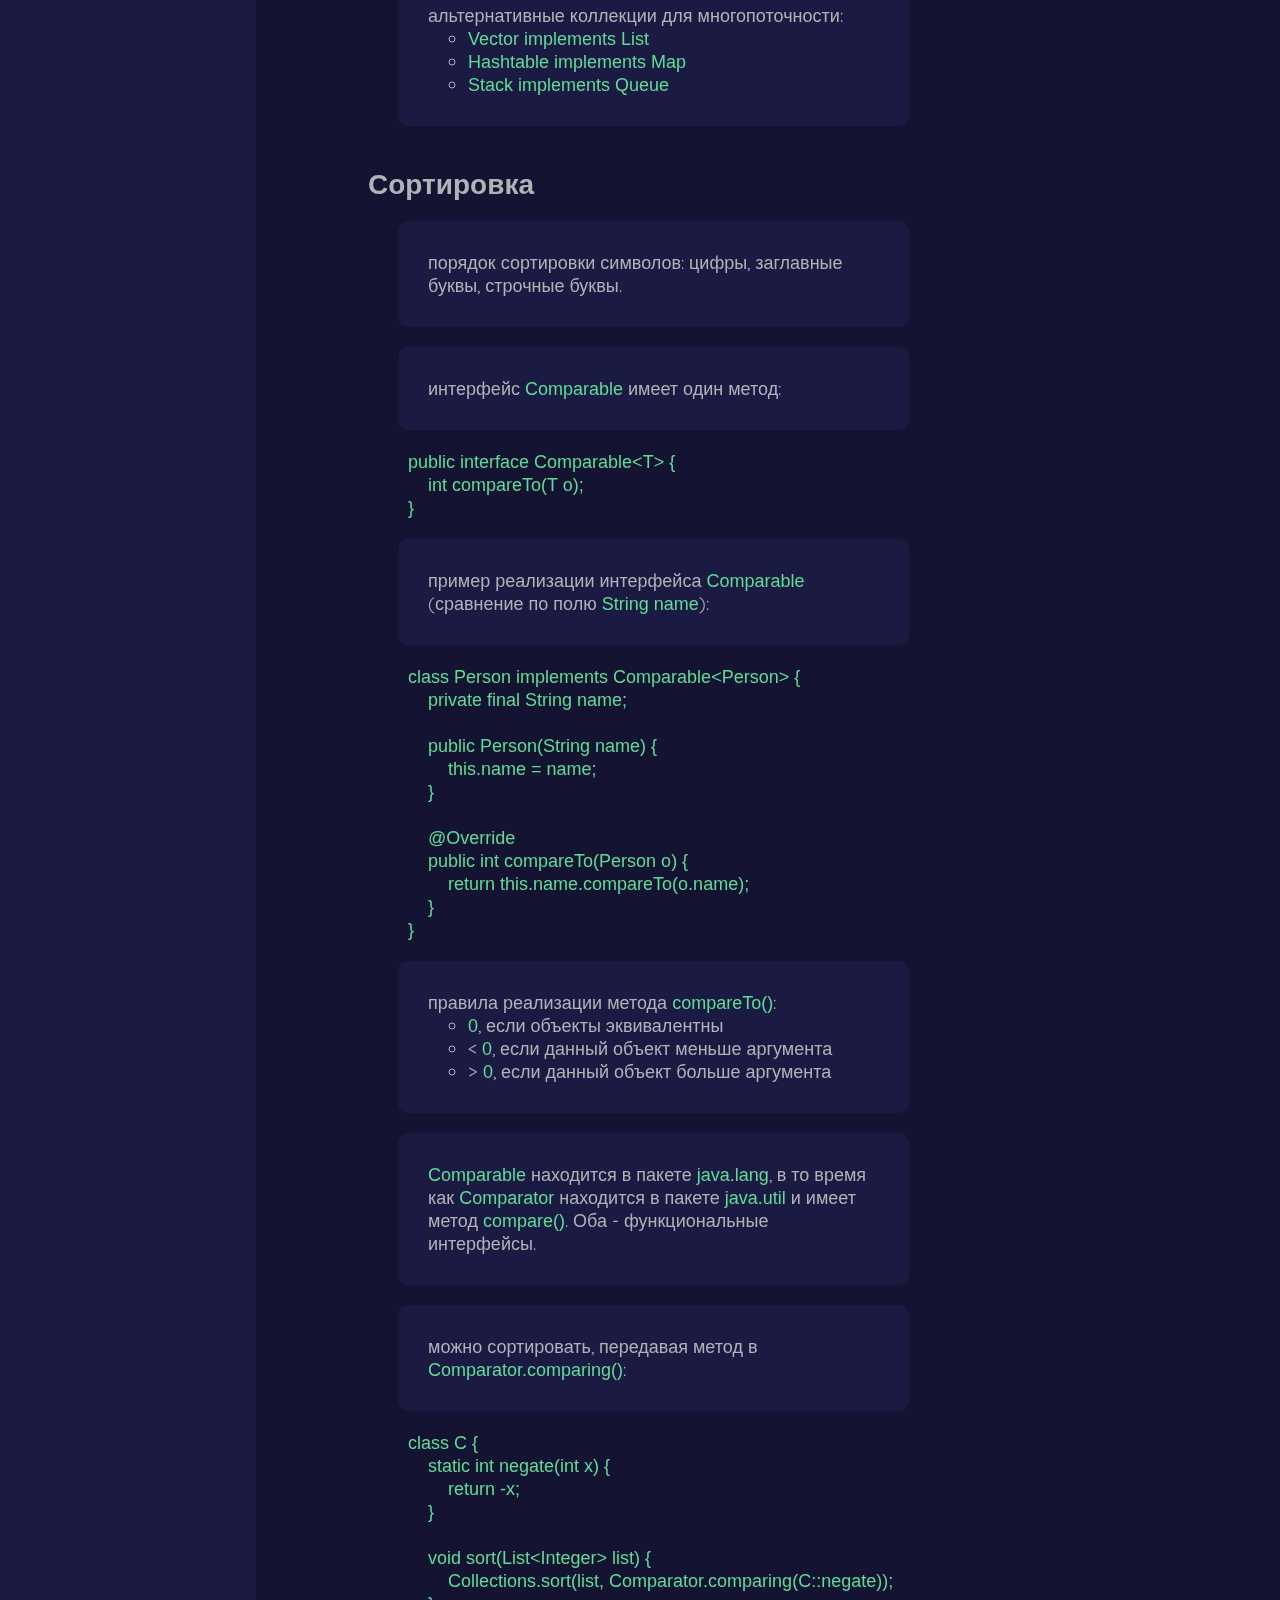
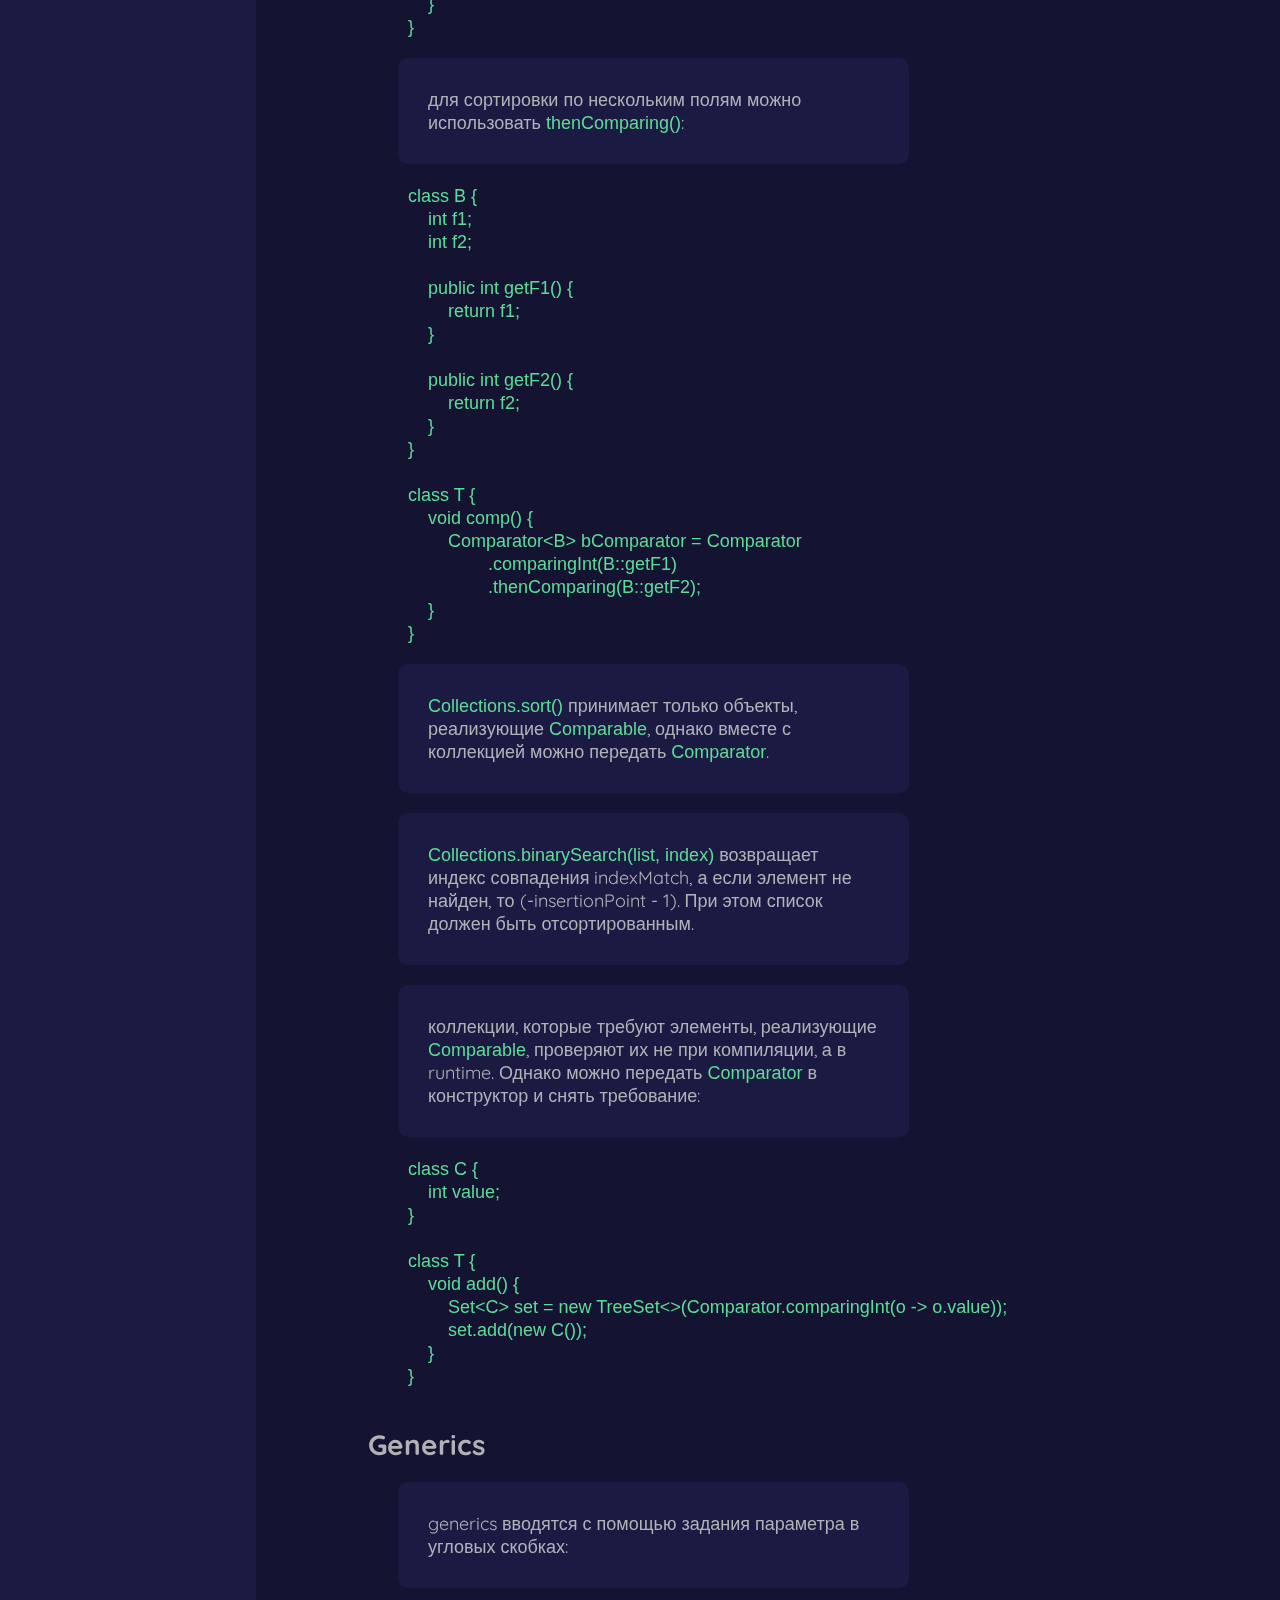
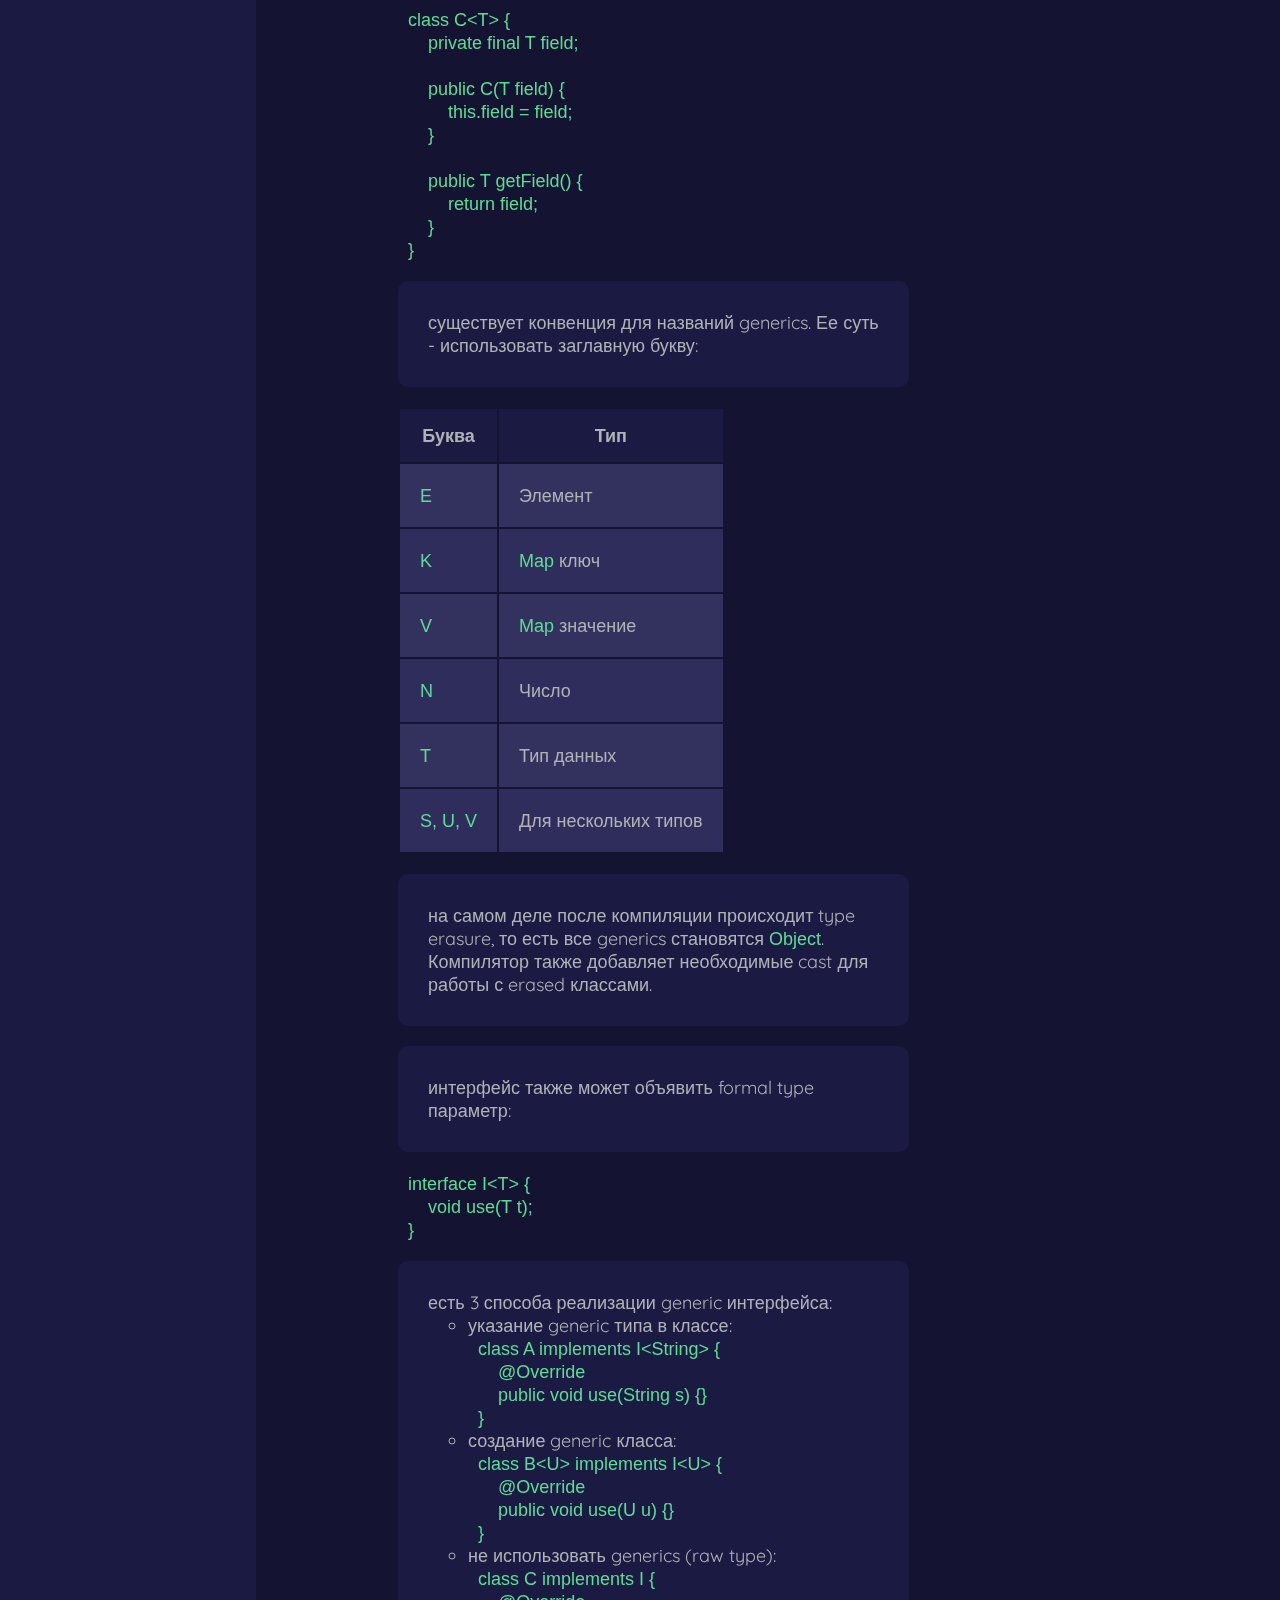
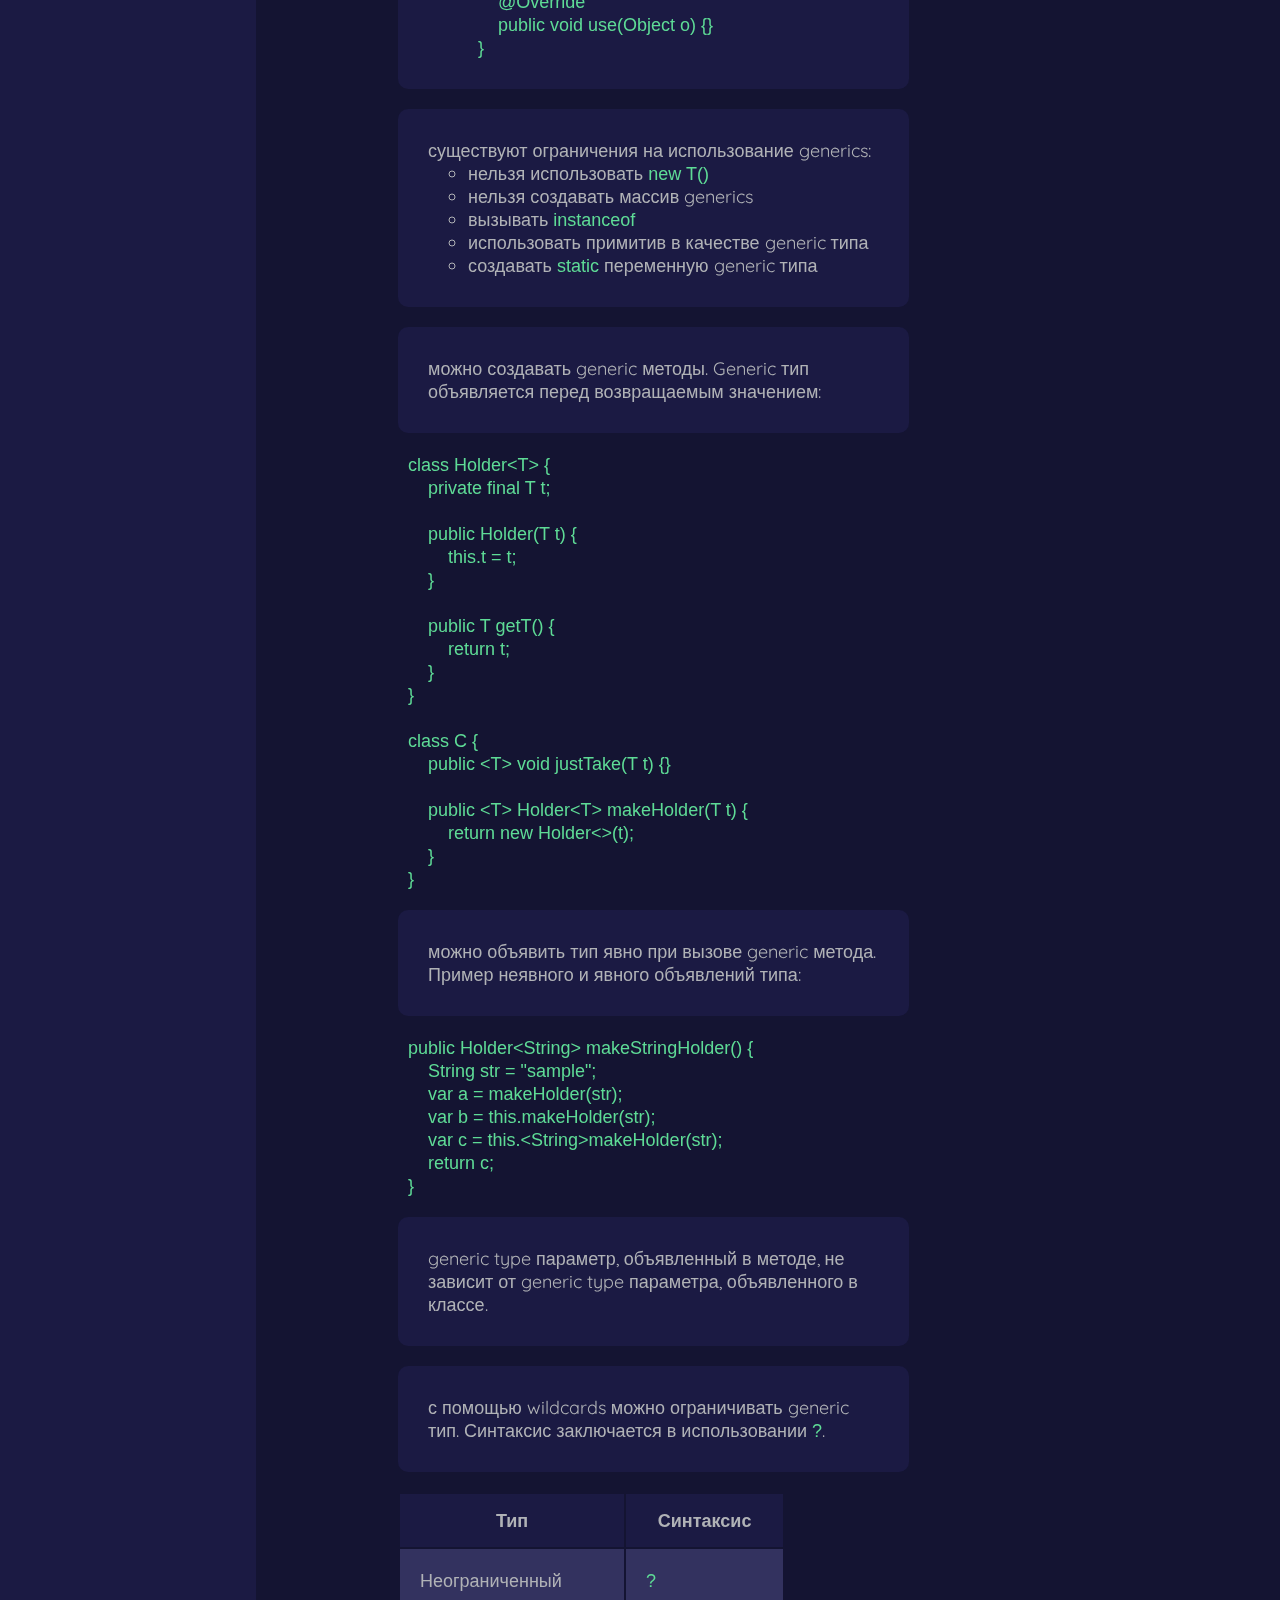
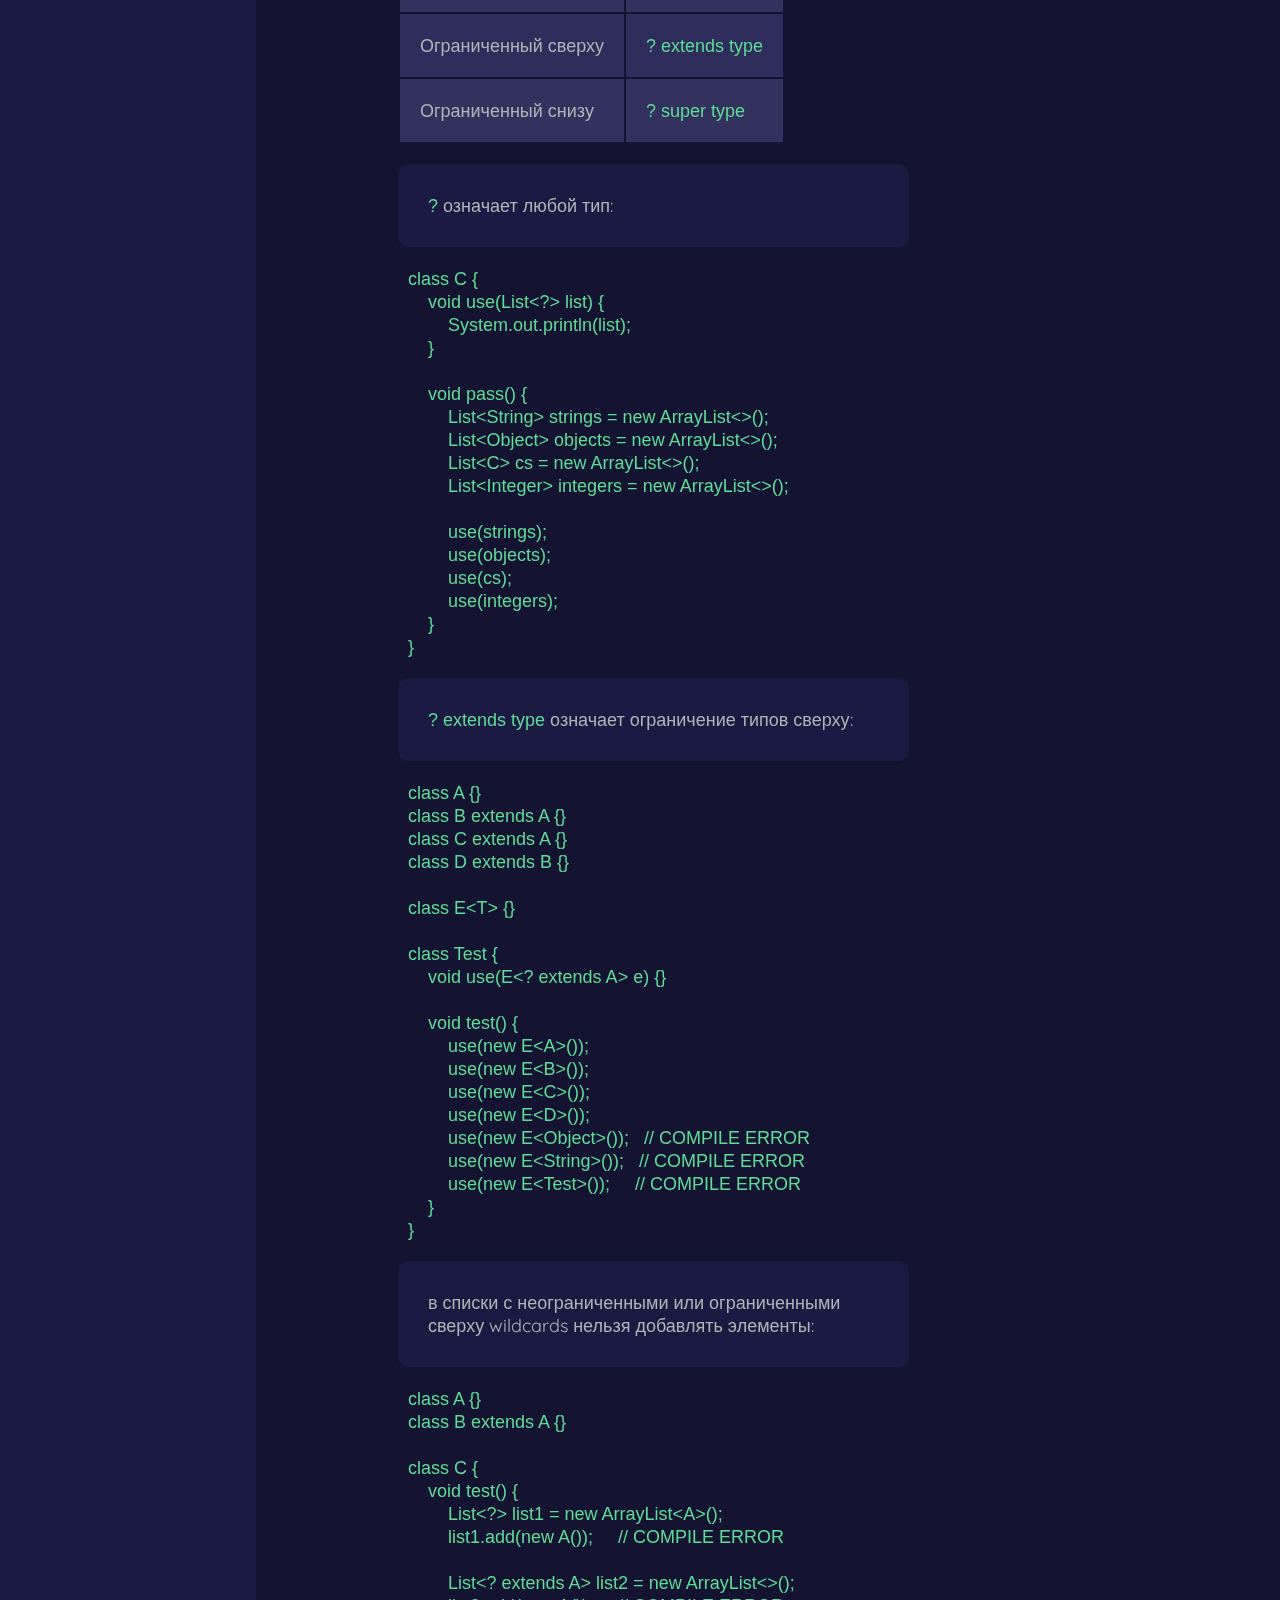
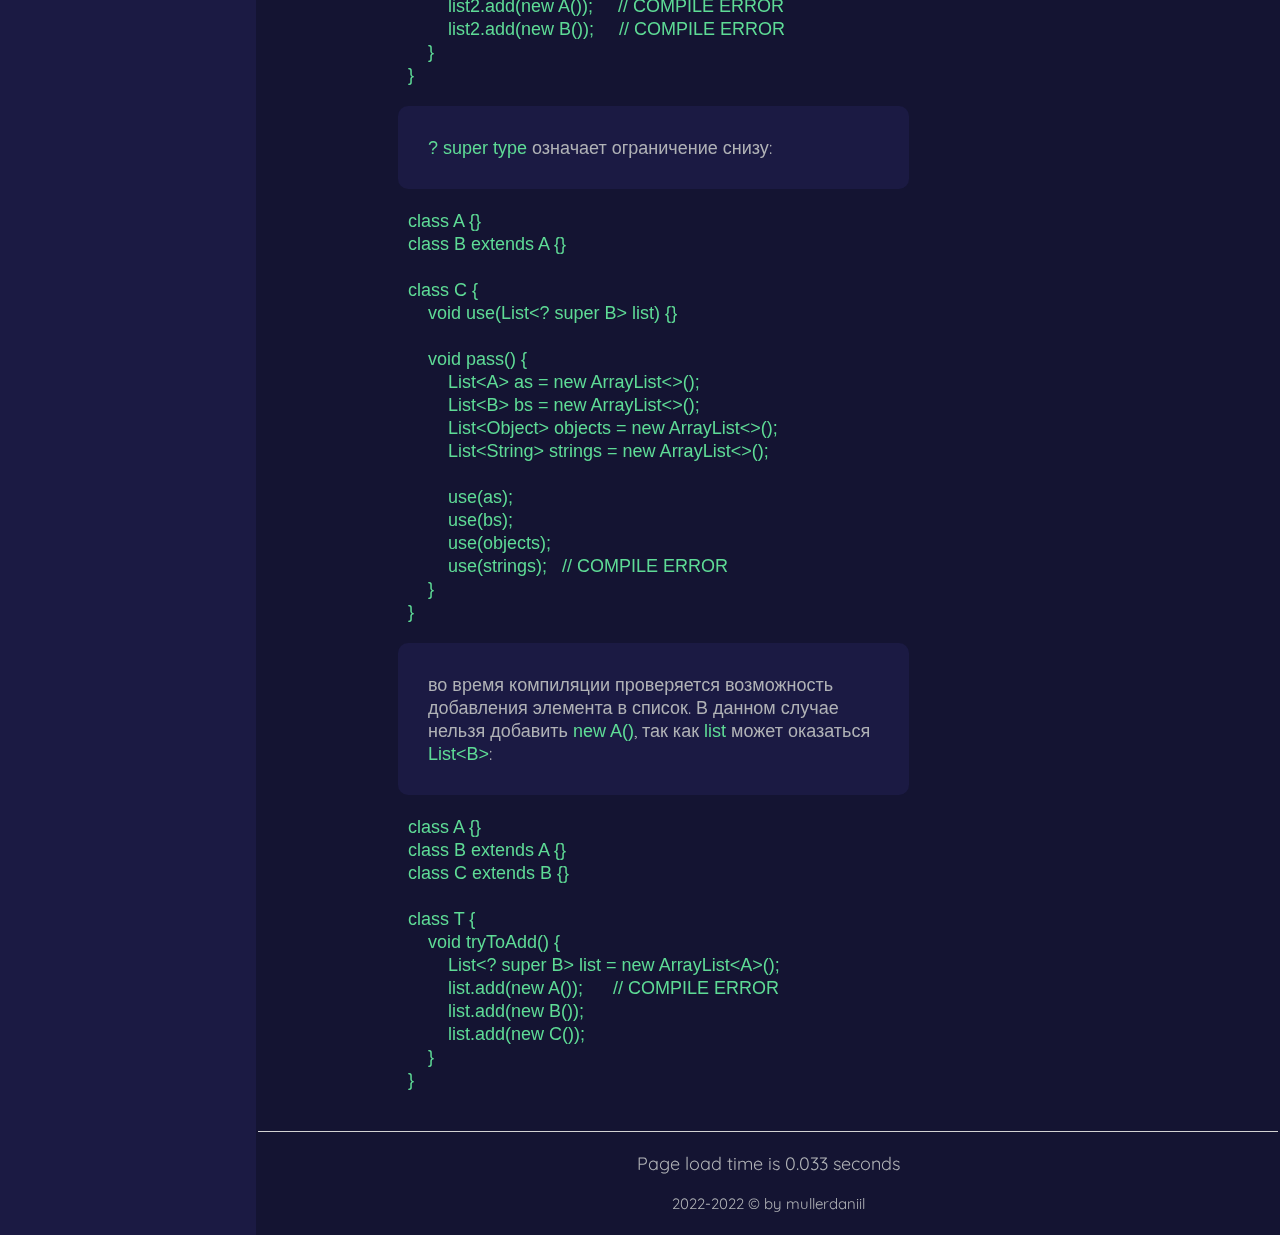
<file: generics-and-collections.html>
<!DOCTYPE html>
<html lang="en">
<head>
    <meta charset="UTF-8">
    <title>Generics and collections</title>
    <link rel="stylesheet" href="styles/style.css">
    <link rel="stylesheet" href="styles/text.css">
    <link rel="stylesheet" href="styles/images.css">
    <link rel="stylesheet" href="styles/chapters.css">
    <script src="scripts/page-load-time.js"></script>
</head>
<body>
<script src="scripts/load-page-template.js"></script>

<div class="sidebar">
</div>

<div class="content-container">
    <header class="header">
    </header>

    <main class="content">
        <h1>Chapter 3. Generics and Collections</h1>
        <h2>Method reference</h2>
        <ul>
            <li>
                <p>method references позволяют заменять лямбды и избежать избыточности в коде. Реализуются с помощью оператора <code>::</code>. Имеют 4 формата:</p>
                <ul>
                    <li>
                        <code>static</code> методы</li>
                    <li>instance методы на определенном объекте</li>
                    <li>instance методы на параметре, определяемом в runtime</li>
                    <li>конструкторы</li>
                </ul>
            </li>
            <li>
                <p>пример вызова <code>static</code> методов:</p>
            </li>
        </ul>
        <pre><code class="language-java">class B {
    public static void m(int a, int b) {}
}

class T {
    void use() {
        BiConsumer&lt;Integer, Integer&gt; x = B::m;
    }
}
</code></pre>
        <ul>
            <li>
                <p>Java сама находит подходящий метод по контексту и может выдасть ошибку, если не найдет ни одного или более одного подходящего метода.</p>
            </li>
            <li>
                <p>пример method reference на instance методе определенного объекта:</p>
            </li>
        </ul>
        <pre><code class="language-java">class B {
    public String m(int a) {
        return &quot;[&quot; + a + &quot;]&quot;;
    }
}

class T {
    String use(int p) {
        B b = new B();
        Function&lt;Integer, String&gt; x = b::m;
        return x.apply(p);
    }
}
</code></pre>
        <ul>
            <li>пример лямбды и соответствующего instance method reference на параметре:</li>
        </ul>
        <pre><code class="language-java">BiPredicate&lt;String, String&gt; l = (s, p) -&gt; s.startsWith(p);
BiPredicate&lt;String, String&gt; r = String::startsWith;
</code></pre>
        <ul>
            <li>constructor reference осуществляется с помощью ключевого слова <code>new</code>:</li>
        </ul>
        <pre><code class="language-java">class B {
    public B(int x) {}
}

class T {
    void use() {
        Function&lt;Integer, B&gt; l = x -&gt; new B(x);
        Function&lt;Integer, B&gt; r = B::new;
    }
}
</code></pre>
        <ul>
            <li>примеры реального использования method reference:</li>
        </ul>
        <table>
            <thead>
            <tr>
                <th>Вид</th>
                <th>Пример</th>
            </tr>
            </thead>
            <tbody>
            <tr>
                <td><code>static</code> метод</td>
                <td><code>Collections::sort</code></td>
            </tr>
            <tr>
                <td>instance метод на определенном объекте</td>
                <td><code>str::startsWith</code></td>
            </tr>
            <tr>
                <td>instance метод на параметре, определяемом в runtime</td>
                <td><code>String::isEmpty</code></td>
            </tr>
            <tr>
                <td>конструктор</td>
                <td><code>ArrayList::new</code></td>
            </tr>
            </tbody>
        </table>
        <h2>Collections Framework</h2>
        <ul>
            <li>оператор <code>&lt;&gt;</code> позволяет сокращать код:</li>
        </ul>
        <pre><code class="language-java">List&lt;Integer&gt; longForm = new ArrayList&lt;Integer&gt;();
List&lt;Integer&gt; shortForm = new ArrayList&lt;&gt;();
</code></pre>
        <ul>
            <li>
                <p>есть 4 главных интерфейса в Java Collections Framework (при этом все из этих кроме <code>Map</code> наследуются от интерфейса <code>Collection</code>):</p>
                <ul>
                    <li>
                        <code>List</code>
                    </li>
                    <li>
                        <code>Set</code>
                    </li>
                    <li>
                        <code>Queue</code>
                    </li>
                    <li>
                        <code>Map</code>
                    </li>
                </ul>
            </li>
            <li>
                <p>Java не позволяет удалять элементы из списка при использовании for each loop. Бросается <code>ConcurrentModificationException</code>.</p>
            </li>
            <li>
                <p><code>ArrayList</code> - это resizable массив. Его премущество в том, что поиск происходит за константное время. Добавление или удаление работает медленнее, чем поиск. Соответственно, <code>ArrayList</code> хорошо подходит в случае, если операций чтения больше, чем операций записи.</p>
            </li>
            <li>
                <p><code>LinkedList</code> реализует и <code>List</code>, и <code>Queue</code>. Его преимущество в том, что доступ, добавление, удаление в начале и конце списка происходит за константное время. Минус в работе с произвольными индексами (работа за линейное время).</p>
            </li>
            <li>
                <p>можно создавать списки через фабричные методы:</p>
            </li>
        </ul>
        <table>
            <thead>
            <tr>
                <th>Метод</th>
                <th>Описание</th>
                <th>Можно добавлять элементы?</th>
                <th>Можно изменять элементы?</th>
                <th>Можно удалять элементы?</th>
            </tr>
            </thead>
            <tbody>
            <tr>
                <td><code>Arrays.asList(varargs)</code></td>
                <td>fixed size список с привязкой к массиву</td>
                <td>Нет</td>
                <td>Да</td>
                <td>Нет</td>
            </tr>
            <tr>
                <td><code>List.of(varargs)</code></td>
                <td>immutable список</td>
                <td>Нет</td>
                <td>Нет</td>
                <td>Нет</td>
            </tr>
            <tr>
                <td><code>List.copyOf(collection)</code></td>
                <td>immutable список с копией значений оригинала</td>
                <td>Нет</td>
                <td>Нет</td>
                <td>Нет</td>
            </tr>
            </tbody>
        </table>
        <ul>
            <li>
                <p>если изменить <code>Arrays.asList</code>, то изменения применятся также к оригинальному массиву, и наоборот.</p>
            </li>
            <li>
                <p>методы <code>List</code>:</p>
                <ul>
                    <li>
                        <code>boolean add(E element)</code>
                    </li>
                    <li>
                        <code>void add(int index, E element)</code>
                    </li>
                    <li>
                        <code>E get(int index)</code>
                    </li>
                    <li>
                        <code>E remove(int index)</code>
                    </li>
                    <li>
                        <code>void replaceAll(UnaryOperator&lt;E&gt; op)</code>
                    </li>
                    <li>
                        <code>E set(int index, E e)</code>
                    </li>
                </ul>
            </li>
            <li>
                <p>обход списка с помощью итератора:</p>
            </li>
        </ul>
        <pre><code class="language-java">    void iterate(List&lt;Integer&gt; list) {
        Iterator&lt;Integer&gt; iterator = list.iterator();;
        while (iterator.hasNext()) {
            Integer item = iterator.next();
        }
    }
</code></pre>
        <ul>
            <li>
                <p><code>HashSet</code> использует хэш-таблицу (<code>hashCode()</code>) для хранения элементов. Преимущество в том, что добавление и проверка на наличие элемента выполняется за const время, однако теряется порядок добавления элементов.</p>
            </li>
            <li>
                <p><code>TreeSet</code> использует дерево, в котором элементы отсортированны, однако работает медленнее, чем <code>HashSet</code>.</p>
            </li>
        </ul>
        <p><code>LinkedList</code> - это двусторонняя очередь, однако не так эффективна, как &quot;чистая&quot; очередь.</p>
        <ul>
            <li>методы <code>Queue</code>:</li>
        </ul>
        <table>
            <thead>
            <tr>
                <th>Метод</th>
                <th>Описание</th>
                <th>Бросает исключение?</th>
            </tr>
            </thead>
            <tbody>
            <tr>
                <td><code>boolean add(E e)</code></td>
                <td>Добавляет элемент в конец, бросает исключение пре превышении ограничения размеров</td>
                <td>Да</td>
            </tr>
            <tr>
                <td><code>boolean offer(E e)</code></td>
                <td>Добавляет элемент в конец</td>
                <td>Нет</td>
            </tr>
            <tr>
                <td><code>E element()</code></td>
                <td>Возвращает head, или бросает исключение, если очередь пустая</td>
                <td>Да</td>
            </tr>
            <tr>
                <td><code>E peek()</code></td>
                <td>Возвращает head или <code>null</code>, если очередь пустая</td>
                <td>Нет</td>
            </tr>
            <tr>
                <td><code>E remove()</code></td>
                <td>Возвращает и удаляет head или бросает исключение, если очередь пустая</td>
                <td>Да</td>
            </tr>
            <tr>
                <td><code>E poll()</code></td>
                <td>Возвращает и удаляет head или <code>null</code>, если очередь пустая</td>
                <td>Нет</td>
            </tr>
            </tbody>
        </table>
        <ul>
            <li>вместо <code>Map.of()</code> можно использовать <code>Map.ofEntries()</code>:</li>
        </ul>
        <pre><code class="language-java">Map&lt;String, Integer&gt; map = Map.ofEntries(
        Map.entry(&quot;uno&quot;, 1),
        Map.entry(&quot;dos&quot;, 2),
        Map.entry(&quot;tres&quot;, 3)
);
</code></pre>

        <ul>
            <li>
                <p>структуры, использующие сортировку, не разрешают <code>null</code>.</p>
            </li>
            <li>
                <p>альтернативные коллекции для многопоточности:</p>
                <ul>
                    <li>
                        <code>Vector implements List</code>
                    </li>
                    <li>
                        <code>Hashtable implements Map</code>
                    </li>
                    <li>
                        <code>Stack implements Queue</code>
                    </li>
                </ul>
            </li>
        </ul>
        <h2>Сортировка</h2>
        <ul>
            <li>
                <p>порядок сортировки символов: цифры, заглавные буквы, строчные буквы.</p>
            </li>
            <li>
                <p>интерфейс <code>Comparable</code> имеет один метод:</p>
            </li>
        </ul>
        <pre><code class="language-java">public interface Comparable&lt;T&gt; {
    int compareTo(T o);
}
</code></pre>
        <ul>
            <li>пример реализации интерфейса <code>Comparable</code> (сравнение по полю <code>String name</code>):</li>
        </ul>
        <pre><code class="language-java">class Person implements Comparable&lt;Person&gt; {
    private final String name;

    public Person(String name) {
        this.name = name;
    }

    @Override
    public int compareTo(Person o) {
        return this.name.compareTo(o.name);
    }
}
</code></pre>
        <ul>
            <li>
                <p>правила реализации метода <code>compareTo()</code>:</p>
                <ul>
                    <li>
                        <code>0</code>, если объекты эквивалентны</li>
                    <li>&lt; <code>0</code>, если данный объект меньше аргумента</li>
                    <li>&gt; <code>0</code>, если данный объект больше аргумента</li>
                </ul>
            </li>
            <li>
                <p><code>Comparable</code> находится в пакете <code>java.lang</code>, в то время как <code>Comparator</code> находится в пакете <code>java.util</code> и имеет метод <code>compare()</code>. Оба - функциональные интерфейсы.</p>
            </li>
            <li>
                <p>можно сортировать, передавая метод в <code>Comparator.comparing()</code>:</p>
            </li>
        </ul>
        <pre><code class="language-java">class C {
    static int negate(int x) {
        return -x;
    }

    void sort(List&lt;Integer&gt; list) {
        Collections.sort(list, Comparator.comparing(C::negate));
    }
}
</code></pre>
        <ul>
            <li>для сортировки по нескольким полям можно использовать <code>thenComparing()</code>:</li>
        </ul>
        <pre><code class="language-java">class B {
    int f1;
    int f2;

    public int getF1() {
        return f1;
    }

    public int getF2() {
        return f2;
    }
}

class T {
    void comp() {
        Comparator&lt;B&gt; bComparator = Comparator
                .comparingInt(B::getF1)
                .thenComparing(B::getF2);
    }
}
</code></pre>

        <ul>
            <li>
                <p><code>Collections.sort()</code> принимает только объекты, реализующие <code>Comparable</code>, однако вместе с коллекцией можно передать <code>Comparator</code>.</p>
            </li>
            <li>
                <p><code>Collections.binarySearch(list, index)</code> возвращает индекс совпадения indexMatch, а если элемент не найден, то (-insertionPoint - 1). При этом список должен быть отсортированным.</p>
            </li>
            <li>
                <p>коллекции, которые требуют элементы, реализующие <code>Comparable</code>, проверяют их не при компиляции, а в runtime. Однако можно передать <code>Comparator</code> в конструктор и снять требование:</p>
            </li>
        </ul>
        <pre><code class="language-java">class C {
    int value;
}

class T {
    void add() {
        Set&lt;C&gt; set = new TreeSet&lt;&gt;(Comparator.comparingInt(o -&gt; o.value));
        set.add(new C());
    }
}
</code></pre>
        <h2>Generics</h2>
        <ul>
            <li>generics вводятся с помощью задания параметра в угловых скобках:</li>
        </ul>
        <pre><code class="language-java">class C&lt;T&gt; {
    private final T field;

    public C(T field) {
        this.field = field;
    }

    public T getField() {
        return field;
    }
}
</code></pre>
        <ul>
            <li>существует конвенция для названий generics. Ее суть - использовать заглавную букву:</li>
        </ul>
        <table>
            <thead>
            <tr>
                <th>Буква</th>
                <th>Тип</th>
            </tr>
            </thead>
            <tbody>
            <tr>
                <td><code>E</code></td>
                <td>Элемент</td>
            </tr>
            <tr>
                <td><code>K</code></td>
                <td><code>Map</code> ключ</td>
            </tr>
            <tr>
                <td><code>V</code></td>
                <td><code>Map</code> значение</td>
            </tr>
            <tr>
                <td><code>N</code></td>
                <td>Число</td>
            </tr>
            <tr>
                <td><code>T</code></td>
                <td>Тип данных</td>
            </tr>
            <tr>
                <td><code>S, U, V</code></td>
                <td>Для нескольких типов</td>
            </tr>
            </tbody>
        </table>
        <ul>
            <li>
                <p>на самом деле после компиляции происходит type erasure, то есть все generics становятся <code>Object</code>. Компилятор также добавляет необходимые cast для работы с erased классами.</p>
            </li>
            <li>
                <p>интерфейс также может объявить formal type параметр:</p>
            </li>
        </ul>
        <pre><code class="language-java">interface I&lt;T&gt; {
    void use(T t);
}
</code></pre>
        <ul>
            <li>
                <p>есть 3 способа реализации generic интерфейса:</p>
                <ul>
                    <li>указание generic типа в классе:</li>
                </ul>
                <pre><code class="language-java">class A implements I&lt;String&gt; {
    @Override
    public void use(String s) {}
}
</code></pre>
                <ul>
                    <li>создание generic класса:</li>
                </ul>
                <pre><code class="language-java">class B&lt;U&gt; implements I&lt;U&gt; {
    @Override
    public void use(U u) {}
}
</code></pre>
                <ul>
                    <li>не использовать generics (raw type):</li>
                </ul>
                <pre><code class="language-java">class C implements I {
    @Override
    public void use(Object o) {}
}
</code></pre>
            </li>
            <li>
                <p>существуют ограничения на использование generics:</p>
                <ul>
                    <li>нельзя использовать <code>new T()</code>
                    </li>
                    <li>нельзя создавать массив generics</li>
                    <li>вызывать <code>instanceof</code>
                    </li>
                    <li>использовать примитив в качестве generic типа</li>
                    <li>создавать <code>static</code> переменную generic типа</li>
                </ul>
            </li>
            <li>
                <p>можно создавать generic методы. Generic тип объявляется перед возвращаемым значением:</p>
            </li>
        </ul>
        <pre><code class="language-java">class Holder&lt;T&gt; {
    private final T t;

    public Holder(T t) {
        this.t = t;
    }

    public T getT() {
        return t;
    }
}

class C {
    public &lt;T&gt; void justTake(T t) {}

    public &lt;T&gt; Holder&lt;T&gt; makeHolder(T t) {
        return new Holder&lt;&gt;(t);
    }
}
</code></pre>
        <ul>
            <li>можно объявить тип явно при вызове generic метода. Пример неявного и явного объявлений типа:</li>
        </ul>
        <pre><code class="language-java">public Holder&lt;String&gt; makeStringHolder() {
    String str = &quot;sample&quot;;
    var a = makeHolder(str);
    var b = this.makeHolder(str);
    var c = this.&lt;String&gt;makeHolder(str);
    return c;
}
</code></pre>
        <ul>
            <li>
                <p>generic type параметр, объявленный в методе, не зависит от generic type параметра, объявленного в классе.</p>
            </li>
            <li>
                <p>с помощью wildcards можно ограничивать generic тип. Синтаксис заключается в использовании <code>?</code>.</p>
            </li>
        </ul>
        <table>
            <thead>
            <tr>
                <th>Тип</th>
                <th>Синтаксис</th>
            </tr>
            </thead>
            <tbody>
            <tr>
                <td>Неограниченный</td>
                <td><code>?</code></td>
            </tr>
            <tr>
                <td>Ограниченный сверху</td>
                <td><code>? extends type</code></td>
            </tr>
            <tr>
                <td>Ограниченный снизу</td>
                <td><code>? super type</code></td>
            </tr>
            </tbody>
        </table>
        <ul>
            <li>
                <code>?</code> означает любой тип:</li>
        </ul>
        <pre><code class="language-java">class C {
    void use(List&lt;?&gt; list) {
        System.out.println(list);
    }

    void pass() {
        List&lt;String&gt; strings = new ArrayList&lt;&gt;();
        List&lt;Object&gt; objects = new ArrayList&lt;&gt;();
        List&lt;C&gt; cs = new ArrayList&lt;&gt;();
        List&lt;Integer&gt; integers = new ArrayList&lt;&gt;();

        use(strings);
        use(objects);
        use(cs);
        use(integers);
    }
}
</code></pre>
        <ul>
            <li>
                <code>? extends type</code> означает ограничение типов сверху:</li>
        </ul>
        <pre><code class="language-java">class A {}
class B extends A {}
class C extends A {}
class D extends B {}

class E&lt;T&gt; {}

class Test {
    void use(E&lt;? extends A&gt; e) {}

    void test() {
        use(new E&lt;A&gt;());
        use(new E&lt;B&gt;());
        use(new E&lt;C&gt;());
        use(new E&lt;D&gt;());
        use(new E&lt;Object&gt;());   // COMPILE ERROR
        use(new E&lt;String&gt;());   // COMPILE ERROR
        use(new E&lt;Test&gt;());     // COMPILE ERROR
    }
}
</code></pre>
        <ul>
            <li>в списки с неограниченными или ограниченными сверху wildcards нельзя добавлять элементы:</li>
        </ul>
        <pre><code class="language-java">class A {}
class B extends A {}

class C {
    void test() {
        List&lt;?&gt; list1 = new ArrayList&lt;A&gt;();
        list1.add(new A());     // COMPILE ERROR

        List&lt;? extends A&gt; list2 = new ArrayList&lt;&gt;();
        list2.add(new A());     // COMPILE ERROR
        list2.add(new B());     // COMPILE ERROR
    }
}
</code></pre>
        <ul>
            <li>
                <code>? super type</code> означает ограничение снизу:</li>
        </ul>
        <pre><code class="language-java">class A {}
class B extends A {}

class C {
    void use(List&lt;? super B&gt; list) {}

    void pass() {
        List&lt;A&gt; as = new ArrayList&lt;&gt;();
        List&lt;B&gt; bs = new ArrayList&lt;&gt;();
        List&lt;Object&gt; objects = new ArrayList&lt;&gt;();
        List&lt;String&gt; strings = new ArrayList&lt;&gt;();

        use(as);
        use(bs);
        use(objects);
        use(strings);   // COMPILE ERROR
    }
}
</code></pre>
        <ul>
            <li>во время компиляции проверяется возможность добавления элемента в список. В данном случае нельзя добавить <code>new A()</code>, так как <code>list</code> может оказаться <code>List&lt;B&gt;</code>:</li>
        </ul>
        <pre><code class="language-java">class A {}
class B extends A {}
class C extends B {}

class T {
    void tryToAdd() {
        List&lt;? super B&gt; list = new ArrayList&lt;A&gt;();
        list.add(new A());      // COMPILE ERROR
        list.add(new B());
        list.add(new C());
    }
}
</code></pre>

    </main>

    <footer>
    </footer>
</div>

<script src="scripts/set-active-links.js"></script>
</body>
</html>
</file>
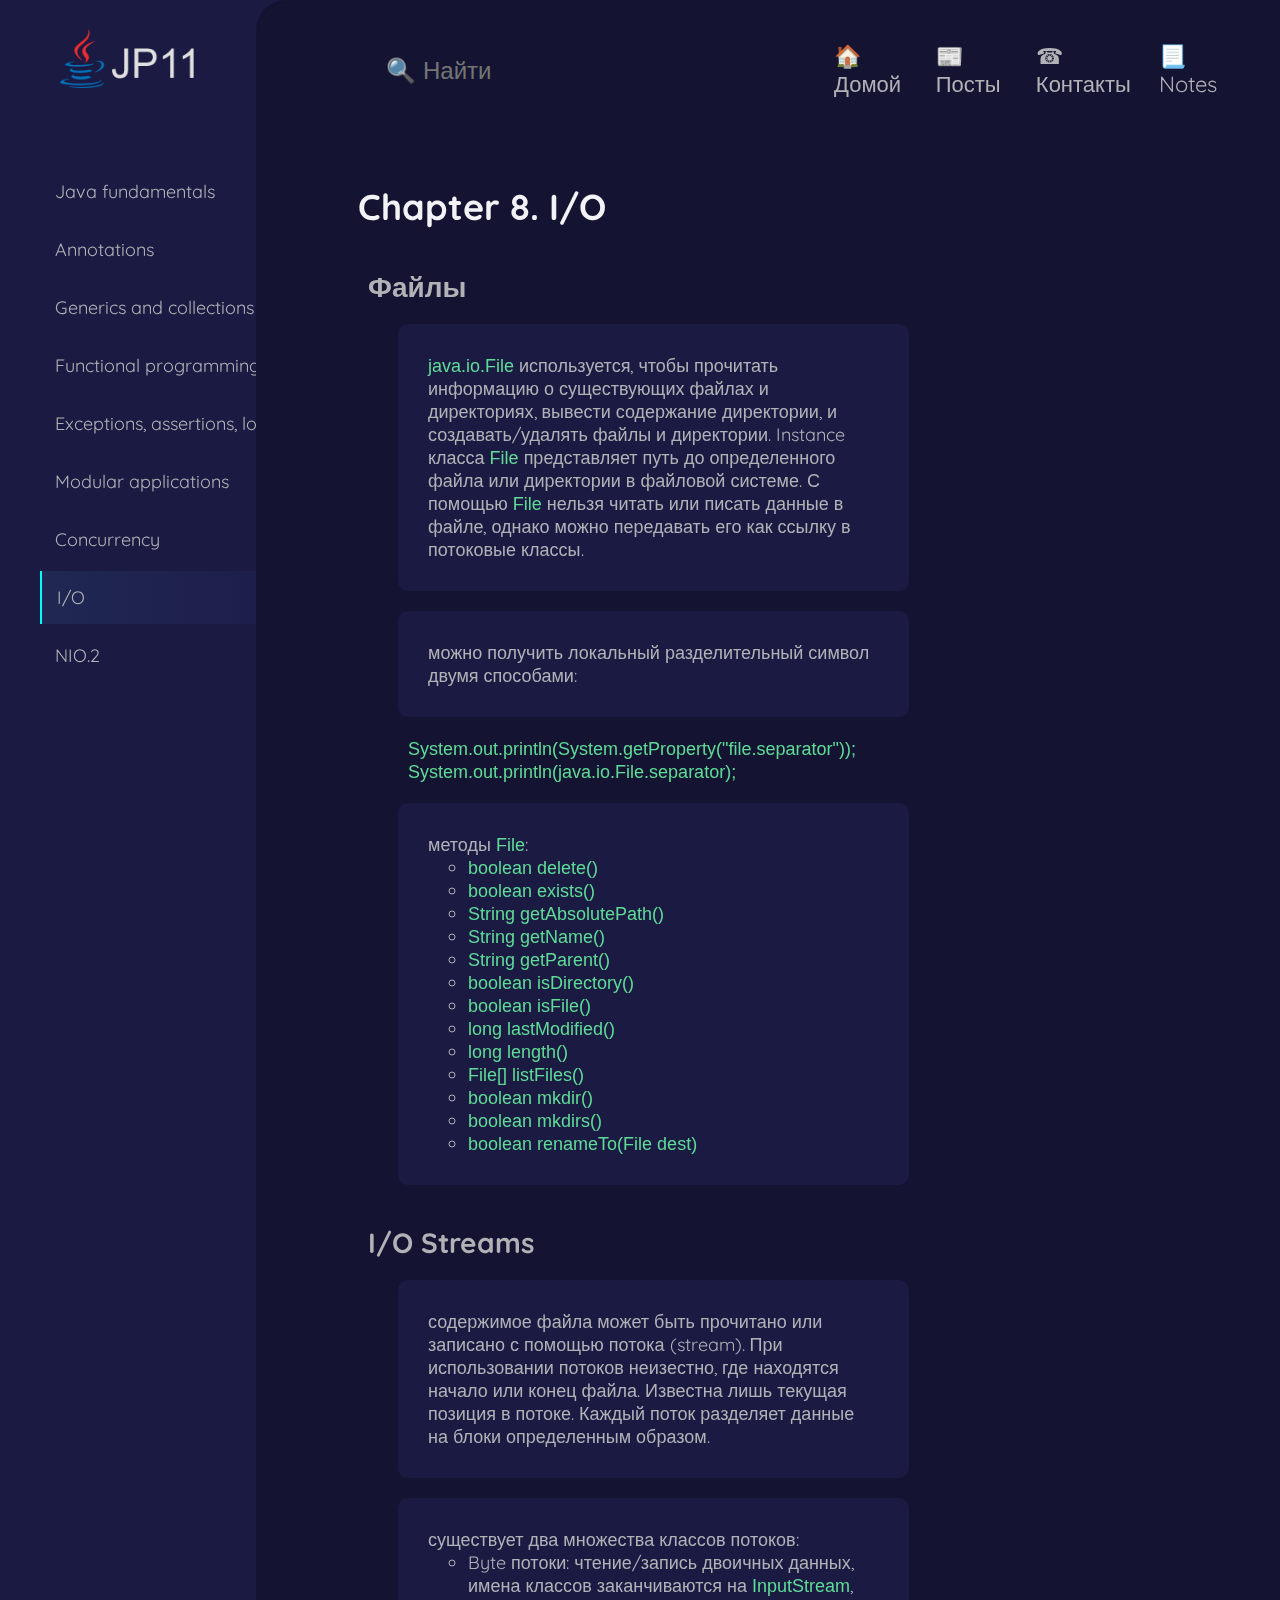
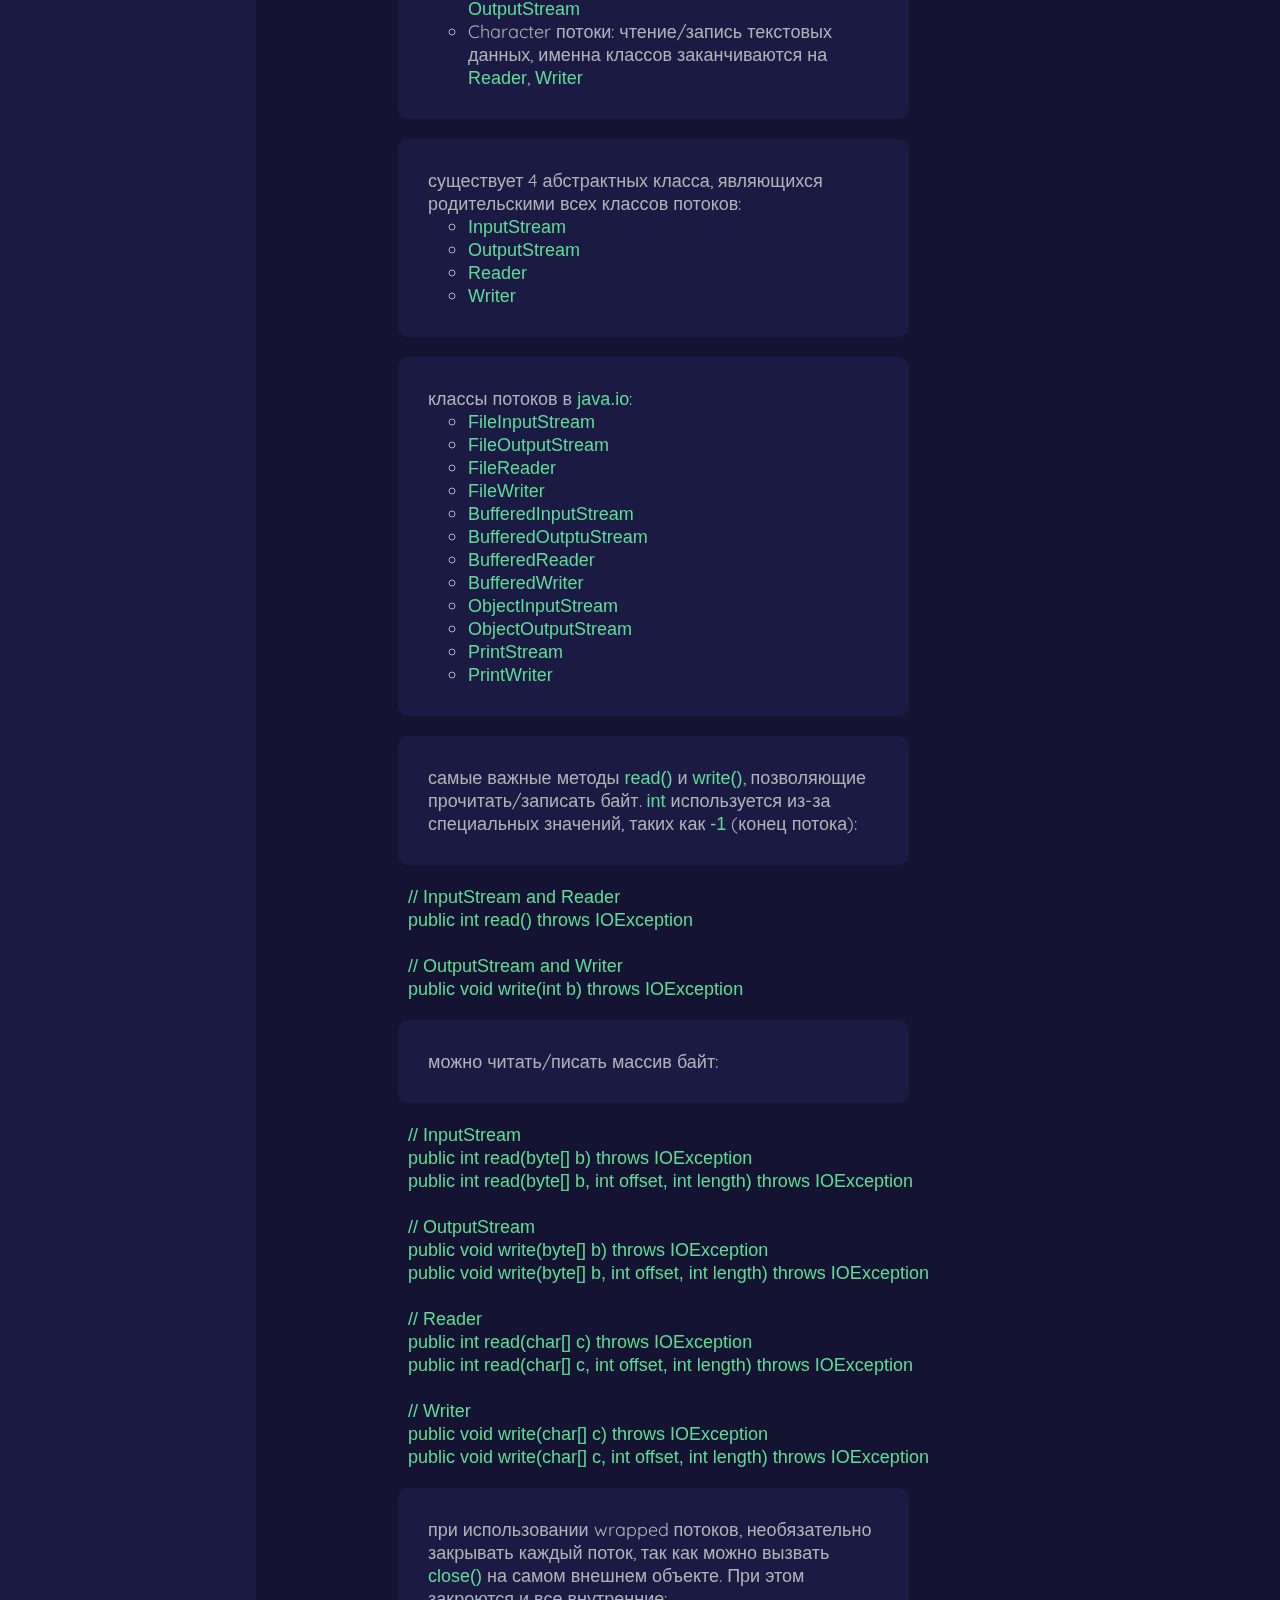
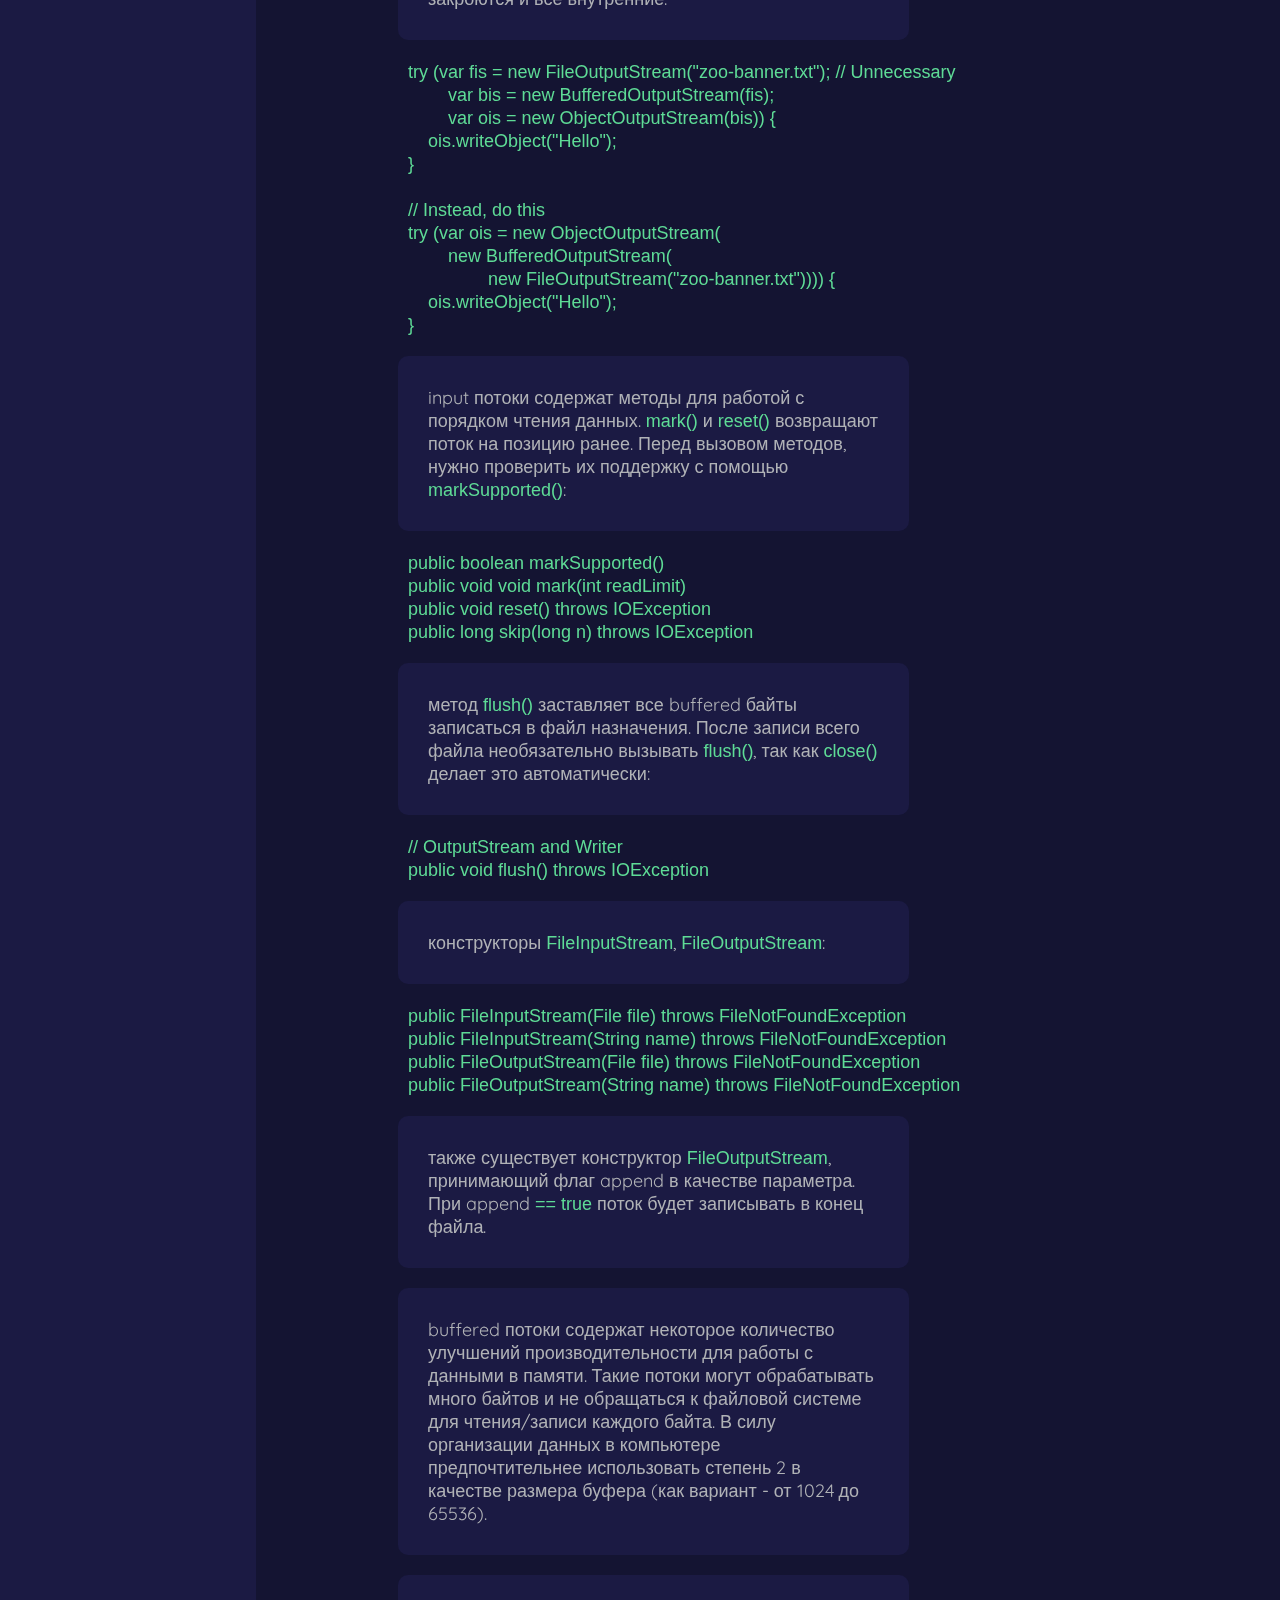
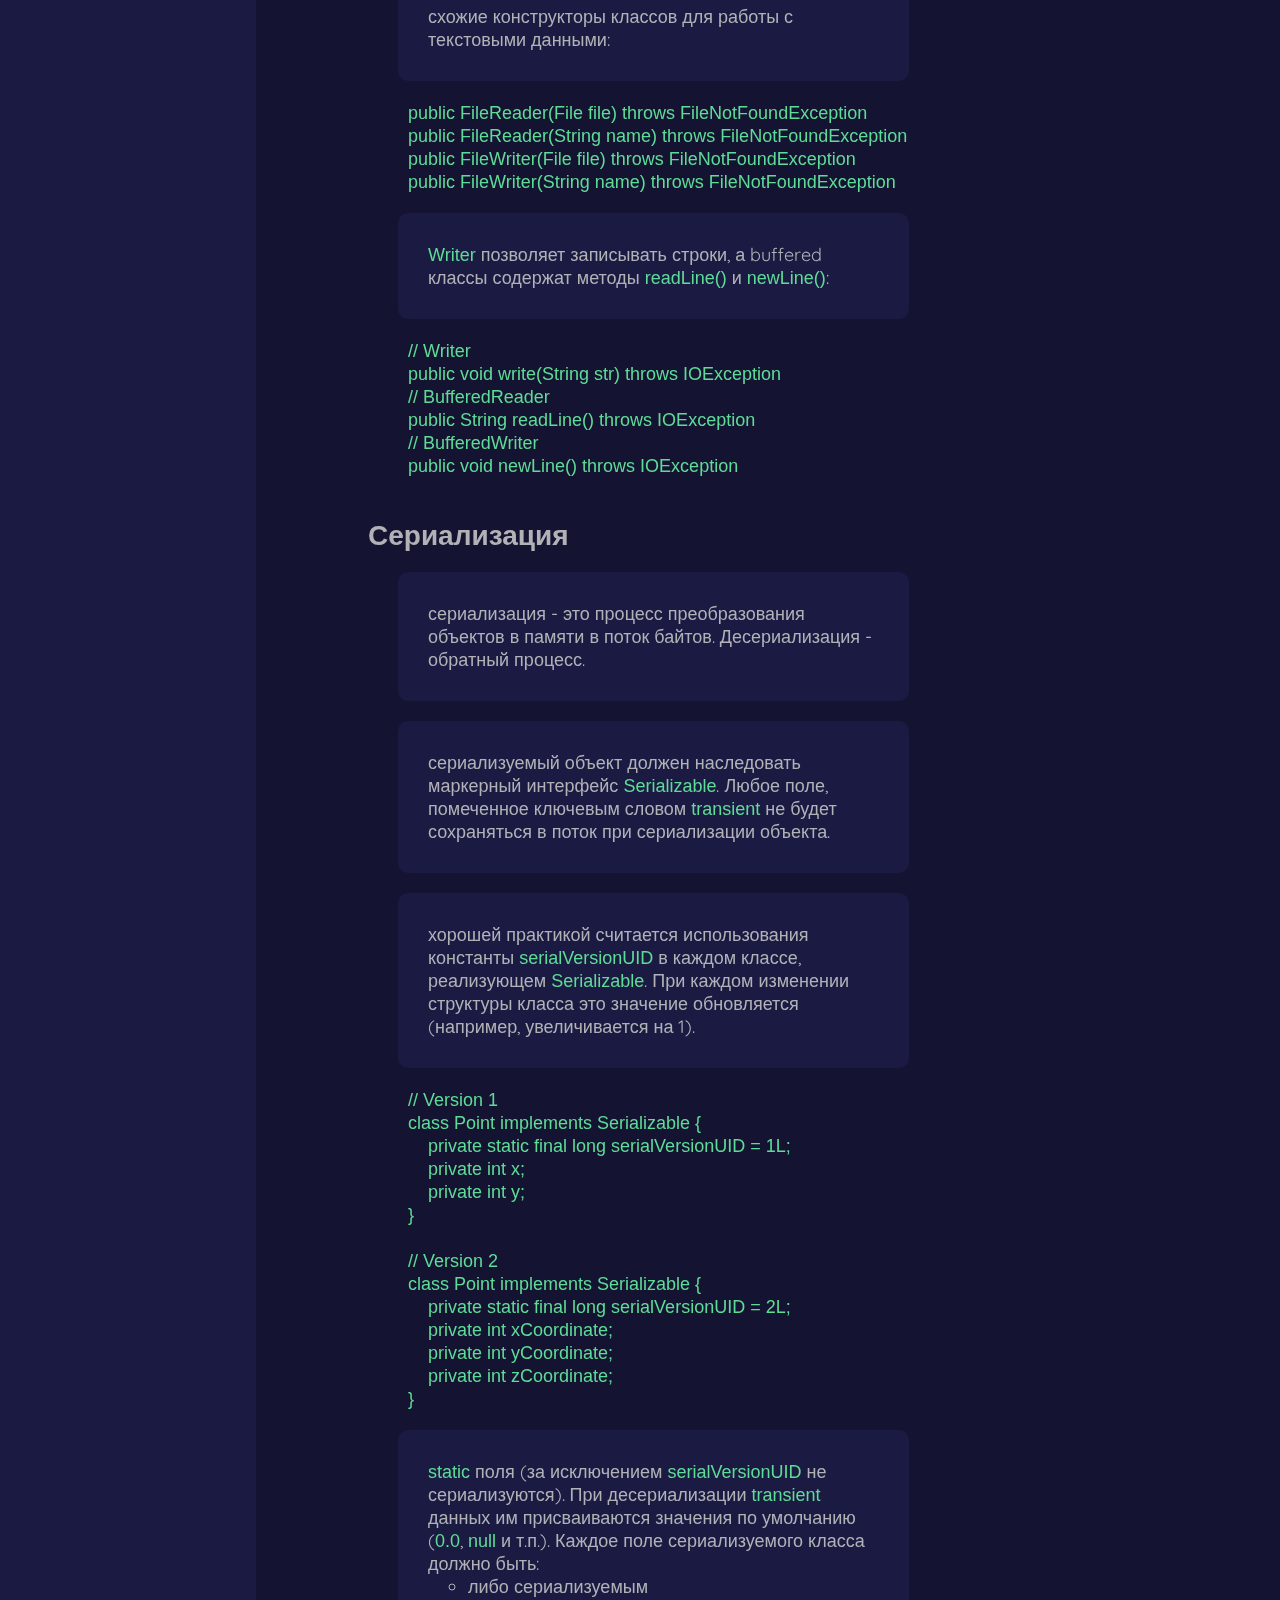
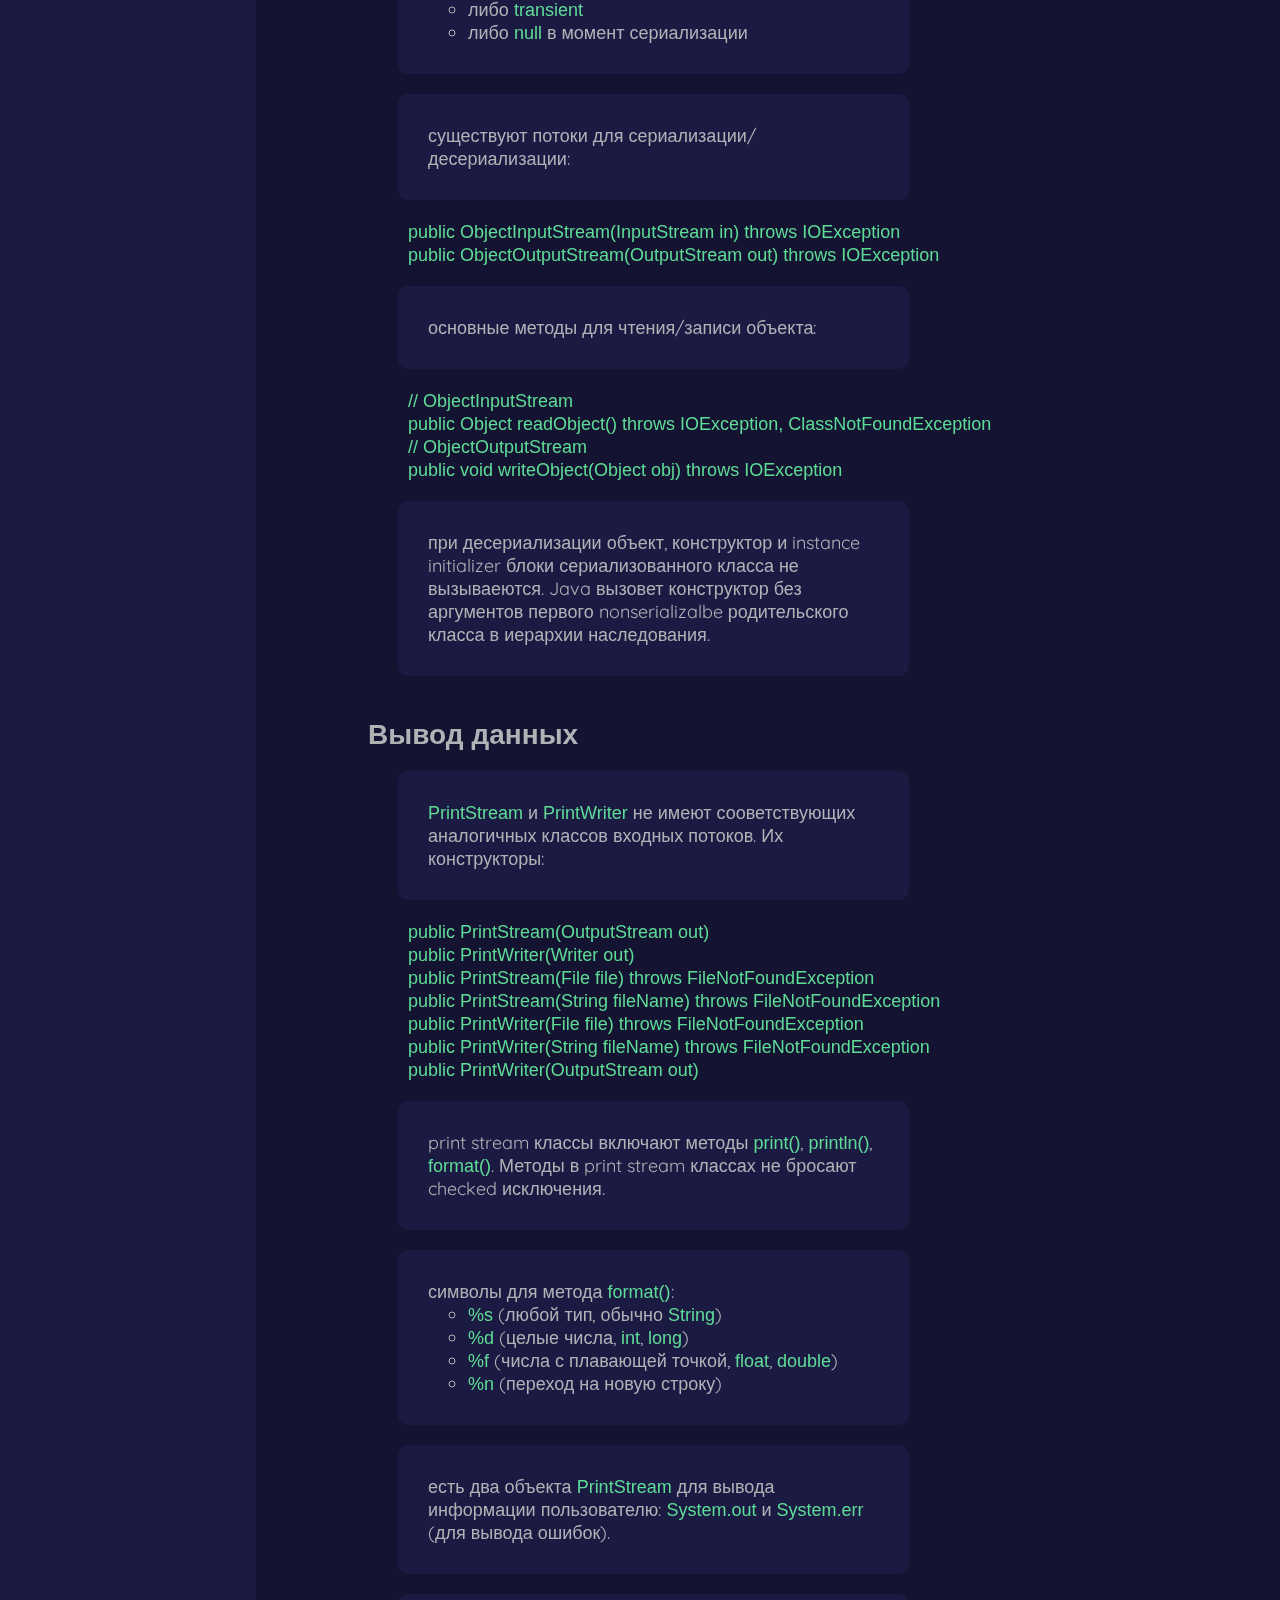
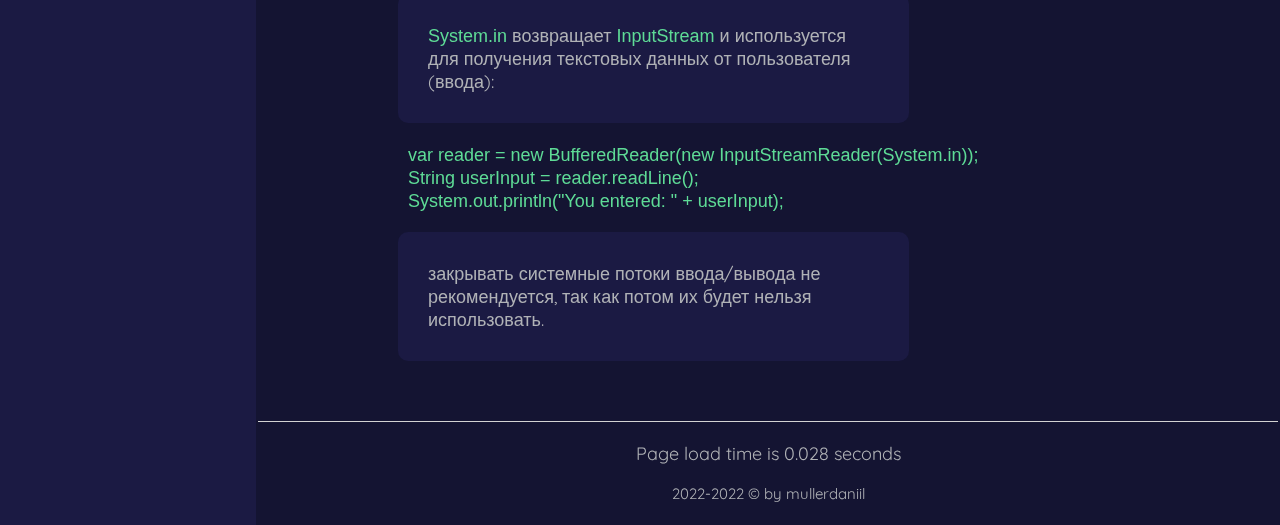
<file: io.html>
<!DOCTYPE html>
<html lang="en">
<head>
    <meta charset="UTF-8">
    <title>I/O</title>
    <link rel="stylesheet" href="styles/style.css">
    <link rel="stylesheet" href="styles/text.css">
    <link rel="stylesheet" href="styles/images.css">
    <link rel="stylesheet" href="styles/chapters.css">
    <script src="scripts/page-load-time.js"></script>
</head>
<body>
<script src="scripts/load-page-template.js"></script>

<div class="sidebar">
</div>

<div class="content-container">
    <header class="header">
    </header>

    <main class="content">
        <h1>Chapter 8. I/O</h1>
        <h2>Файлы</h2>
        <ul>
            <li>
                <p><code>java.io.File</code> используется, чтобы прочитать информацию о существующих файлах и директориях, вывести содержание директории, и создавать/удалять файлы и директории. Instance класса <code>File</code> представляет путь до определенного файла или директории в файловой системе. С помощью <code>File</code> нельзя читать или писать данные в файле, однако можно передавать его как ссылку в потоковые классы.</p>
            </li>
            <li>
                <p>можно получить локальный разделительный символ двумя способами:</p>
            </li>
        </ul>
        <pre><code class="language-java">System.out.println(System.getProperty(&quot;file.separator&quot;));
System.out.println(java.io.File.separator);
</code></pre>
        <ul>
            <li>методы <code>File</code>:
                <ul>
                    <li>
                        <code>boolean delete()</code>
                    </li>
                    <li>
                        <code>boolean exists()</code>
                    </li>
                    <li>
                        <code>String getAbsolutePath()</code>
                    </li>
                    <li>
                        <code>String getName()</code>
                    </li>
                    <li>
                        <code>String getParent()</code>
                    </li>
                    <li>
                        <code>boolean isDirectory()</code>
                    </li>
                    <li>
                        <code>boolean isFile()</code>
                    </li>
                    <li>
                        <code>long lastModified()</code>
                    </li>
                    <li>
                        <code>long length()</code>
                    </li>
                    <li>
                        <code>File[] listFiles()</code>
                    </li>
                    <li>
                        <code>boolean mkdir()</code>
                    </li>
                    <li>
                        <code>boolean mkdirs()</code>
                    </li>
                    <li>
                        <code>boolean renameTo(File dest)</code>
                    </li>
                </ul>
            </li>
        </ul>
        <h2>I/O Streams</h2>
        <ul>
            <li>
                <p>содержимое файла может быть прочитано или записано с помощью потока (stream). При использовании потоков неизестно, где находятся начало или конец файла. Известна лишь текущая позиция в потоке. Каждый поток разделяет данные на блоки определенным образом.</p>
            </li>
            <li>
                <p>существует два множества классов потоков:</p>
                <ul>
                    <li>Byte потоки: чтение/запись двоичных данных, имена классов заканчиваются на <code>InputStream</code>, <code>OutputStream</code>
                    </li>
                    <li>Character потоки: чтение/запись текстовых данных, именна классов заканчиваются на <code>Reader</code>, <code>Writer</code>
                    </li>
                </ul>
            </li>
            <li>
                <p>существует 4 абстрактных класса, являющихся родительскими всех классов потоков:</p>
                <ul>
                    <li>
                        <code>InputStream</code>
                    </li>
                    <li>
                        <code>OutputStream</code>
                    </li>
                    <li>
                        <code>Reader</code>
                    </li>
                    <li>
                        <code>Writer</code>
                    </li>
                </ul>
            </li>
            <li>
                <p>классы потоков в <code>java.io</code>:</p>
                <ul>
                    <li>
                        <code>FileInputStream</code>
                    </li>
                    <li>
                        <code>FileOutputStream</code>
                    </li>
                    <li>
                        <code>FileReader</code>
                    </li>
                    <li>
                        <code>FileWriter</code>
                    </li>
                    <li>
                        <code>BufferedInputStream</code>
                    </li>
                    <li>
                        <code>BufferedOutptuStream</code>
                    </li>
                    <li>
                        <code>BufferedReader</code>
                    </li>
                    <li>
                        <code>BufferedWriter</code>
                    </li>
                    <li>
                        <code>ObjectInputStream</code>
                    </li>
                    <li>
                        <code>ObjectOutputStream</code>
                    </li>
                    <li>
                        <code>PrintStream</code>
                    </li>
                    <li>
                        <code>PrintWriter</code>
                    </li>
                </ul>
            </li>
            <li>
                <p>самые важные методы <code>read()</code> и <code>write()</code>, позволяющие прочитать/записать байт. <code>int</code> используется из-за специальных значений, таких как <code>-1</code> (конец потока):</p>
            </li>
        </ul>
        <pre><code class="language-java">// InputStream and Reader
public int read() throws IOException

// OutputStream and Writer
public void write(int b) throws IOException
</code></pre>
        <ul>
            <li>можно читать/писать массив байт:</li>
        </ul>
        <pre><code class="language-java">// InputStream
public int read(byte[] b) throws IOException
public int read(byte[] b, int offset, int length) throws IOException

// OutputStream
public void write(byte[] b) throws IOException
public void write(byte[] b, int offset, int length) throws IOException

// Reader
public int read(char[] c) throws IOException
public int read(char[] c, int offset, int length) throws IOException

// Writer
public void write(char[] c) throws IOException
public void write(char[] c, int offset, int length) throws IOException
</code></pre>
        <ul>
            <li>при использовании wrapped потоков, необязательно закрывать каждый поток, так как можно вызвать <code>close()</code> на самом внешнем объекте. При этом закроются и все внутренние:</li>
        </ul>
        <pre><code class="language-java">try (var fis = new FileOutputStream(&quot;zoo-banner.txt&quot;); // Unnecessary
        var bis = new BufferedOutputStream(fis);
        var ois = new ObjectOutputStream(bis)) {
    ois.writeObject(&quot;Hello&quot;);
}

// Instead, do this
try (var ois = new ObjectOutputStream(
        new BufferedOutputStream(
                new FileOutputStream(&quot;zoo-banner.txt&quot;)))) {
    ois.writeObject(&quot;Hello&quot;);
}
</code></pre>
        <ul>
            <li>input потоки содержат методы для работой с порядком чтения данных. <code>mark()</code> и <code>reset()</code> возвращают поток на позицию ранее. Перед вызовом методов, нужно проверить их поддержку с помощью <code>markSupported()</code>:</li>
        </ul>
        <pre><code class="language-java">public boolean markSupported()
public void void mark(int readLimit)
public void reset() throws IOException
public long skip(long n) throws IOException
</code></pre>
        <ul>
            <li>метод <code>flush()</code> заставляет все buffered байты записаться в файл назначения. После записи всего файла необязательно вызывать <code>flush()</code>, так как <code>close()</code> делает это автоматически:</li>
        </ul>
        <pre><code class="language-java">// OutputStream and Writer
public void flush() throws IOException
</code></pre>
        <ul>
            <li>конструкторы <code>FileInputStream</code>, <code>FileOutputStream</code>:</li>
        </ul>
        <pre><code class="language-java">public FileInputStream(File file) throws FileNotFoundException
public FileInputStream(String name) throws FileNotFoundException
public FileOutputStream(File file) throws FileNotFoundException
public FileOutputStream(String name) throws FileNotFoundException
</code></pre>
        <ul>
            <li>
                <p>также существует конструктор <code>FileOutputStream</code>, принимающий флаг append в качестве параметра. При append <code>== true</code> поток будет записывать в конец файла.</p>
            </li>
            <li>
                <p>buffered потоки содержат некоторое количество улучшений производительности для работы с данными в памяти. Такие потоки могут обрабатывать много байтов и не обращаться к файловой системе для чтения/записи каждого байта. В силу организации данных в компьютере предпочтительнее использовать степень 2 в качестве размера буфера (как вариант - от 1024 до 65536).</p>
            </li>
            <li>
                <p>схожие конструкторы классов для работы с текстовыми данными:</p>
            </li>
        </ul>
        <pre><code class="language-java">public FileReader(File file) throws FileNotFoundException
public FileReader(String name) throws FileNotFoundException
public FileWriter(File file) throws FileNotFoundException
public FileWriter(String name) throws FileNotFoundException
</code></pre>
        <ul>
            <li>
                <code>Writer</code> позволяет записывать строки, а buffered классы содержат методы <code>readLine()</code> и <code>newLine()</code>:</li>
        </ul>
        <pre><code class="language-java">// Writer
public void write(String str) throws IOException
// BufferedReader
public String readLine() throws IOException
// BufferedWriter
public void newLine() throws IOException
</code></pre>
        <h2>Сериализация</h2>
        <ul>
            <li>
                <p>сериализация - это процесс преобразования объектов в памяти в поток байтов. Десериализация - обратный процесс.</p>
            </li>
            <li>
                <p>сериализуемый объект должен наследовать маркерный интерфейс <code>Serializable</code>. Любое поле, помеченное ключевым словом <code>transient</code> не будет сохраняться в поток при сериализации объекта.</p>
            </li>
            <li>
                <p>хорошей практикой считается использования константы <code>serialVersionUID</code> в каждом классе, реализующем <code>Serializable</code>. При каждом изменении структуры класса это значение обновляется (например, увеличивается на 1).</p>
            </li>
        </ul>
        <pre><code class="language-java">// Version 1
class Point implements Serializable {
    private static final long serialVersionUID = 1L;
    private int x;
    private int y;
}

// Version 2
class Point implements Serializable {
    private static final long serialVersionUID = 2L;
    private int xCoordinate;
    private int yCoordinate;
    private int zCoordinate;
}
</code></pre>
        <ul>
            <li>
                <p><code>static</code> поля (за исключением <code>serialVersionUID</code> не сериализуются). При десериализации <code>transient</code> данных им присваиваются значения по умолчанию (<code>0.0</code>, <code>null</code> и т.п.). Каждое поле сериализуемого класса должно быть:</p>
                <ul>
                    <li>либо сериализуемым</li>
                    <li>либо <code>transient</code>
                    </li>
                    <li>либо <code>null</code> в момент сериализации</li>
                </ul>
            </li>
            <li>
                <p>существуют потоки для сериализации/десериализации:</p>
            </li>
        </ul>
        <pre><code class="language-java">public ObjectInputStream(InputStream in) throws IOException
public ObjectOutputStream(OutputStream out) throws IOException
</code></pre>
        <ul>
            <li>основные методы для чтения/записи объекта:</li>
        </ul>
        <pre><code class="language-java">// ObjectInputStream
public Object readObject() throws IOException, ClassNotFoundException
// ObjectOutputStream
public void writeObject(Object obj) throws IOException
</code></pre>
        <ul>
            <li>при десериализации объект, конструктор и instance initializer блоки сериализованного класса не вызываеются. Java вызовет конструктор без аргументов первого nonserializalbe родительского класса в иерархии наследования.</li>
        </ul>
        <h2>Вывод данных</h2>
        <ul>
            <li>
                <code>PrintStream</code> и <code>PrintWriter</code> не имеют сооветствующих аналогичных классов входных потоков. Их конструкторы:</li>
        </ul>
        <pre><code class="language-java">public PrintStream(OutputStream out)
public PrintWriter(Writer out)
public PrintStream(File file) throws FileNotFoundException
public PrintStream(String fileName) throws FileNotFoundException
public PrintWriter(File file) throws FileNotFoundException
public PrintWriter(String fileName) throws FileNotFoundException
public PrintWriter(OutputStream out)
</code></pre>
        <ul>
            <li>
                <p>print stream классы включают методы <code>print()</code>, <code>println()</code>, <code>format()</code>. Методы в print stream классах не бросают checked исключения.</p>
            </li>
            <li>
                <p>символы для метода <code>format()</code>:</p>
                <ul>
                    <li>
                        <code>%s</code> (любой тип, обычно <code>String</code>)</li>
                    <li>
                        <code>%d</code> (целые числа, <code>int</code>, <code>long</code>)</li>
                    <li>
                        <code>%f</code> (числа с плавающей точкой, <code>float</code>, <code>double</code>)</li>
                    <li>
                        <code>%n</code> (переход на новую строку)</li>
                </ul>
            </li>
            <li>
                <p>есть два объекта <code>PrintStream</code> для вывода информации пользователю: <code>System.out</code> и <code>System.err</code> (для вывода ошибок).</p>
            </li>
            <li>
                <p><code>System.in</code> возвращает <code>InputStream</code> и используется для получения текстовых данных от пользователя (ввода):</p>
            </li>
        </ul>
        <pre><code class="language-java">var reader = new BufferedReader(new InputStreamReader(System.in));
String userInput = reader.readLine();
System.out.println(&quot;You entered: &quot; + userInput);
</code></pre>
        <ul>
            <li>закрывать системные потоки ввода/вывода не рекомендуется, так как потом их будет нельзя использовать.</li>
        </ul>


    </main>

    <footer>
    </footer>
</div>

<script src="scripts/set-active-links.js"></script>
</body>
</html>
</file>
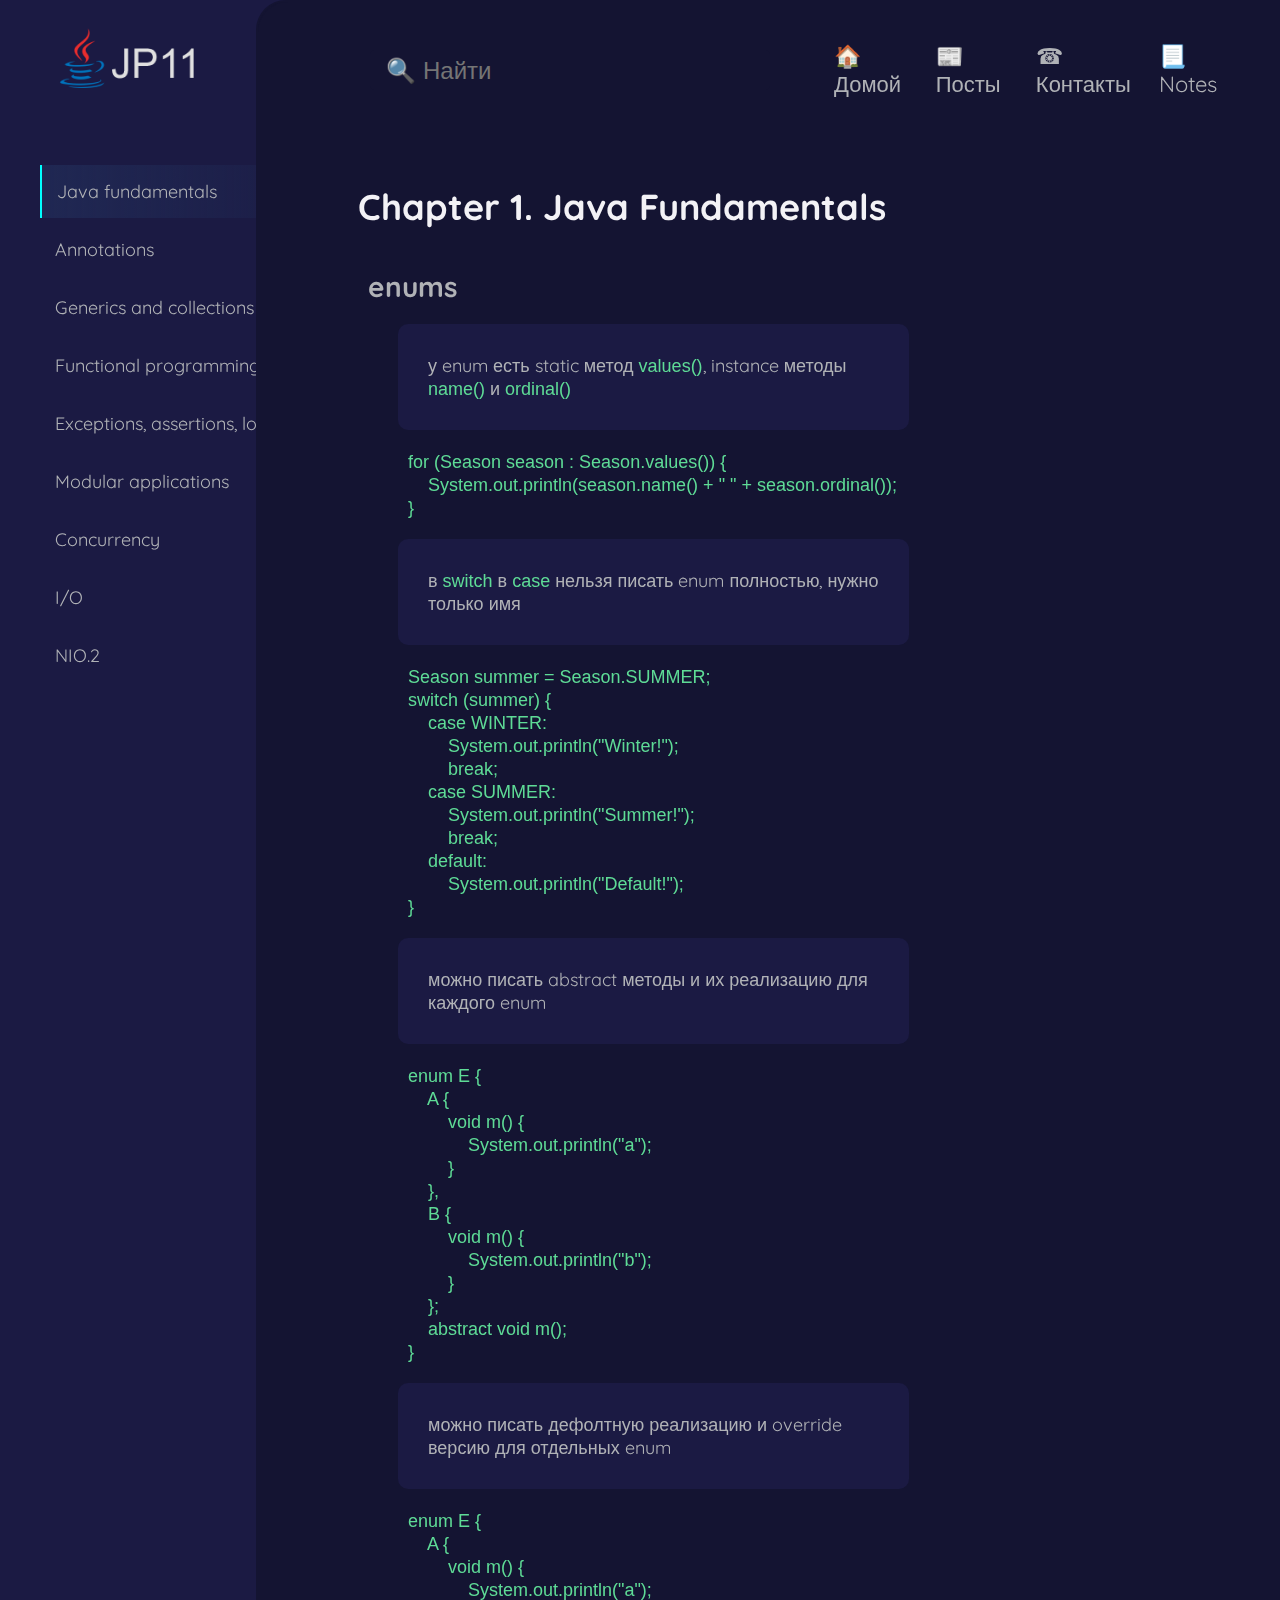
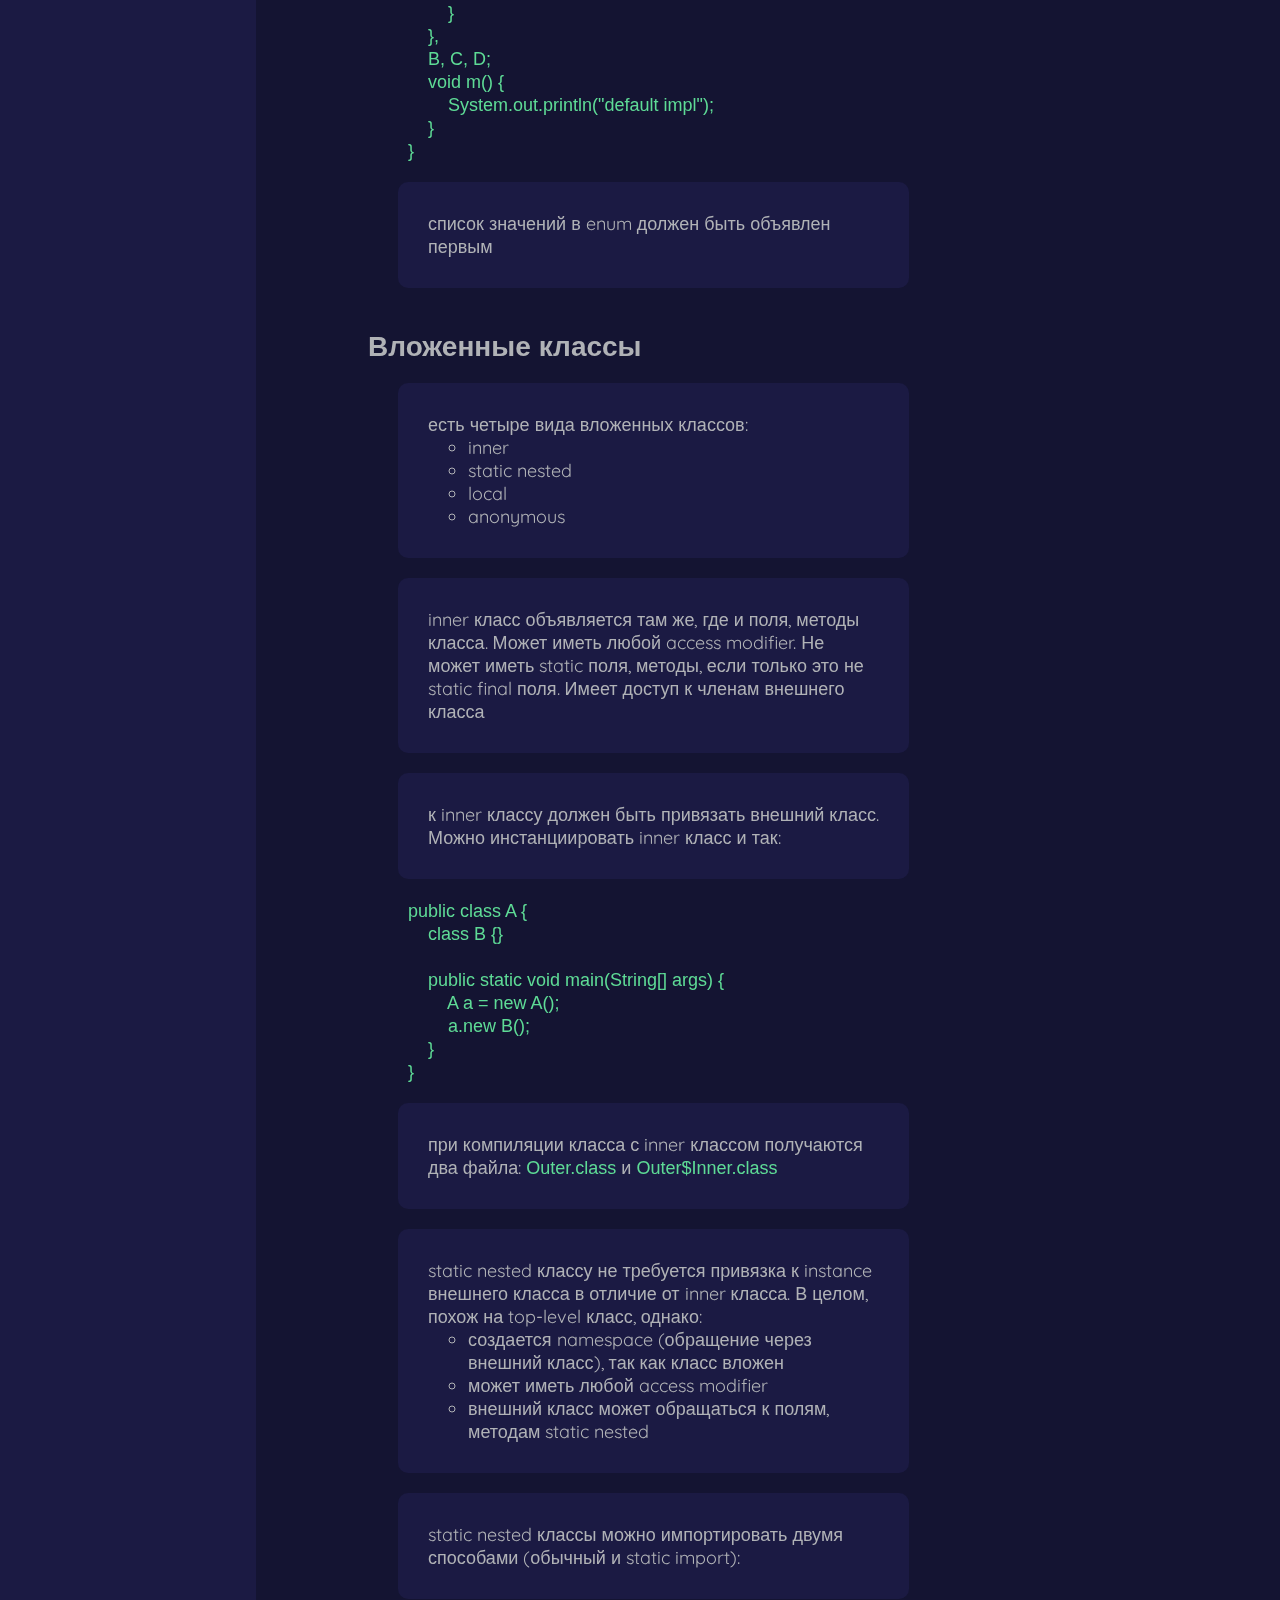
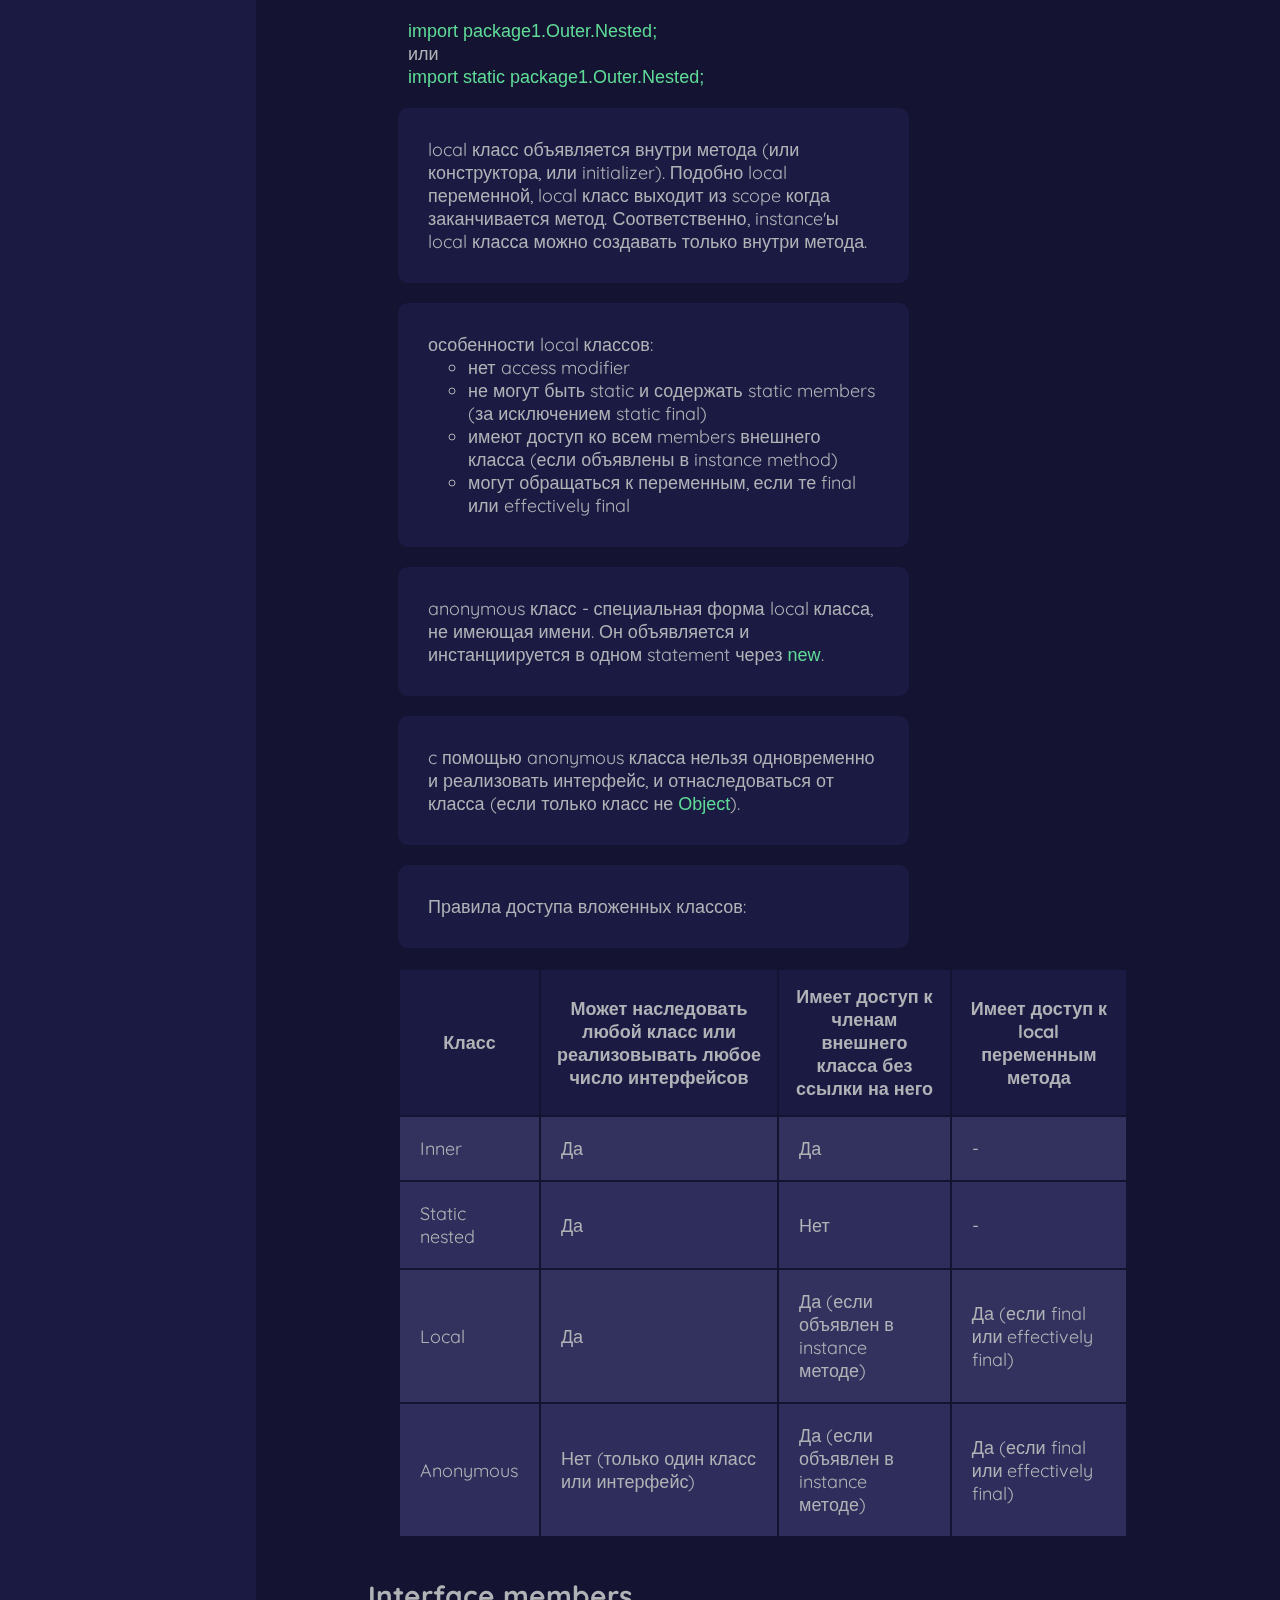
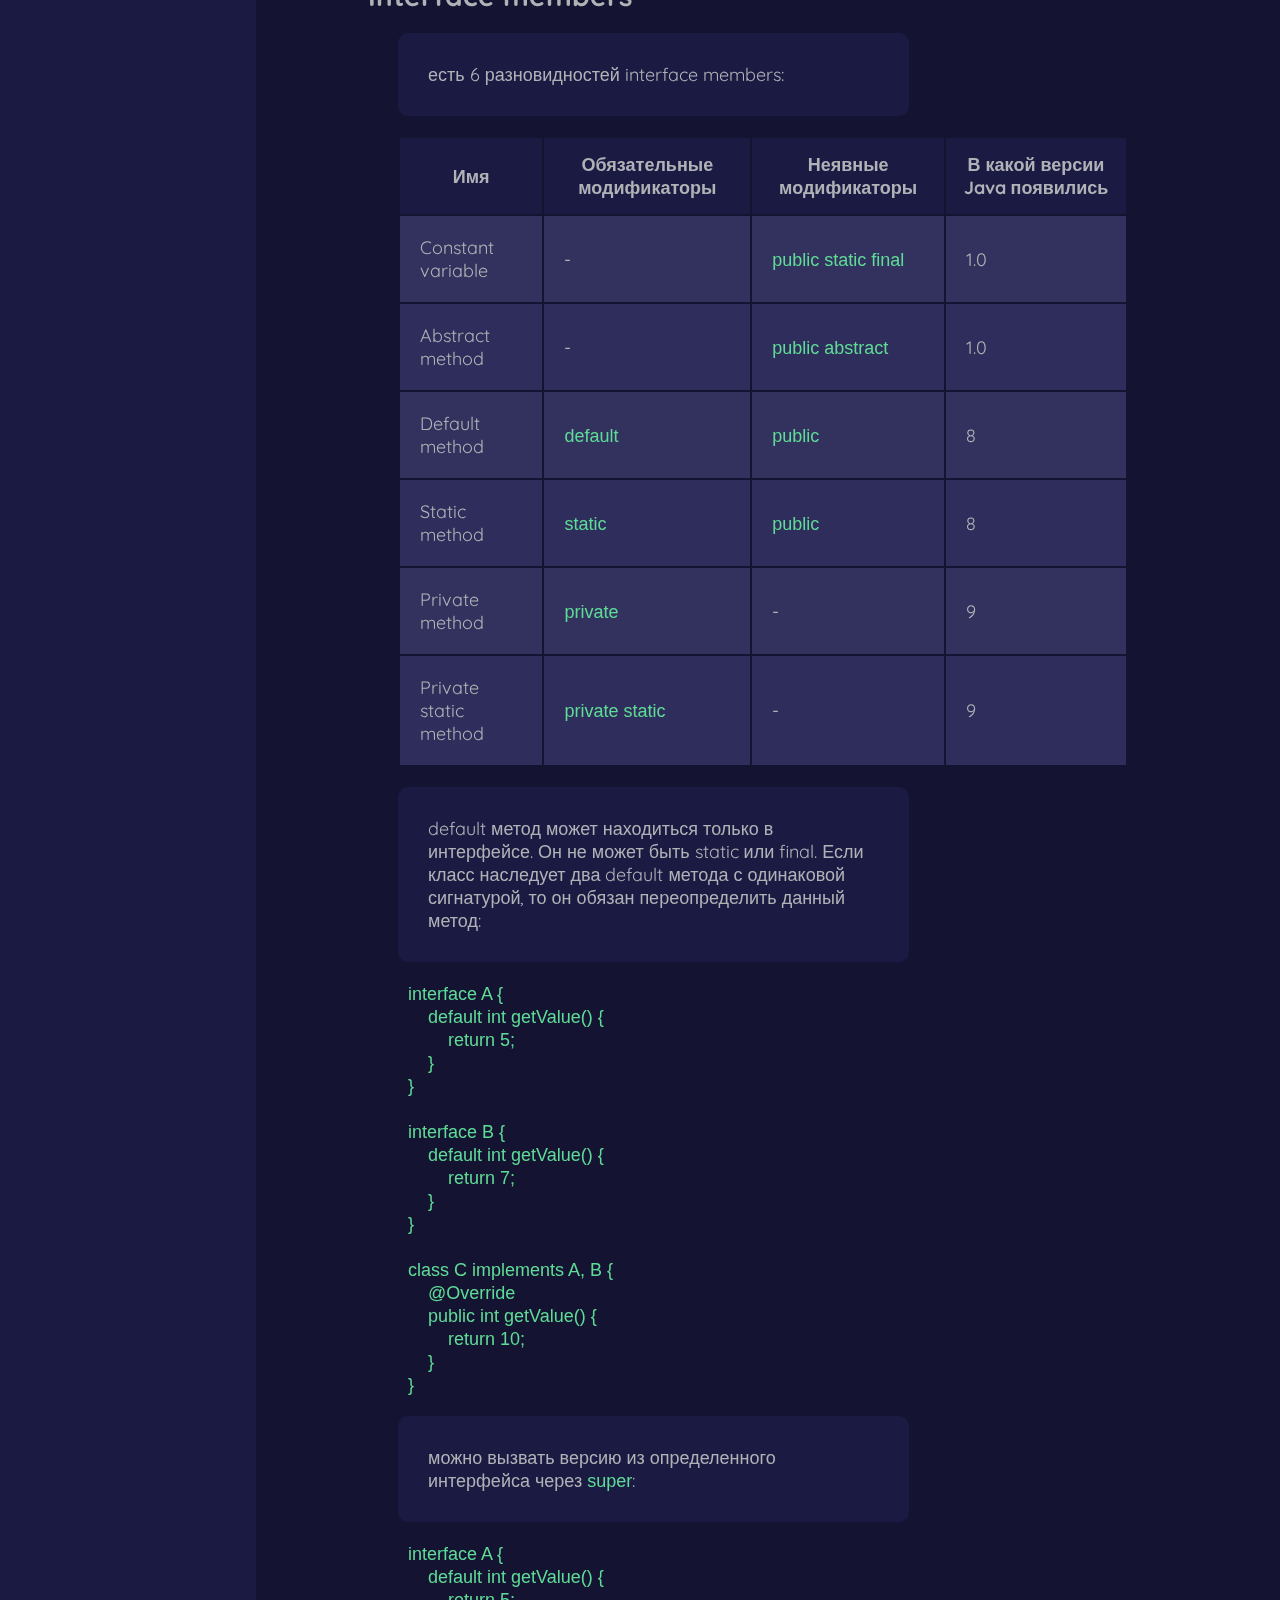
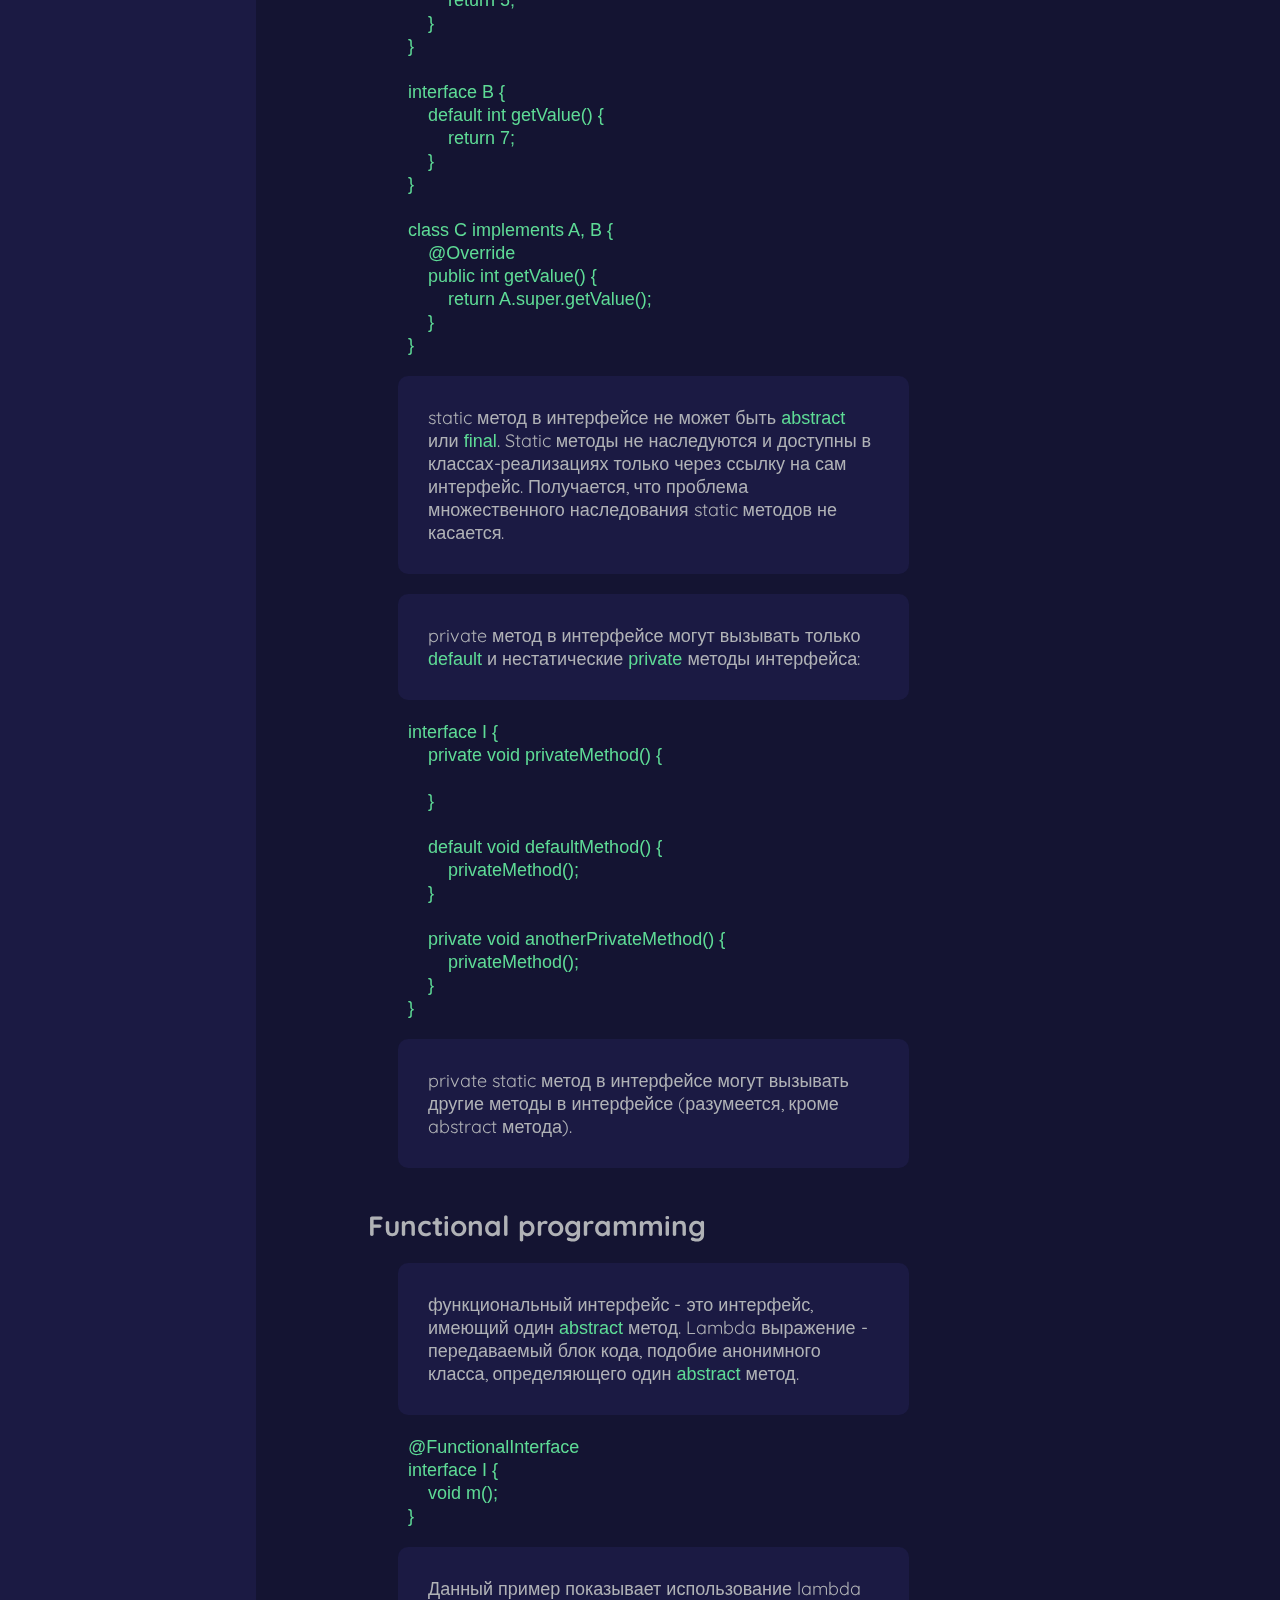
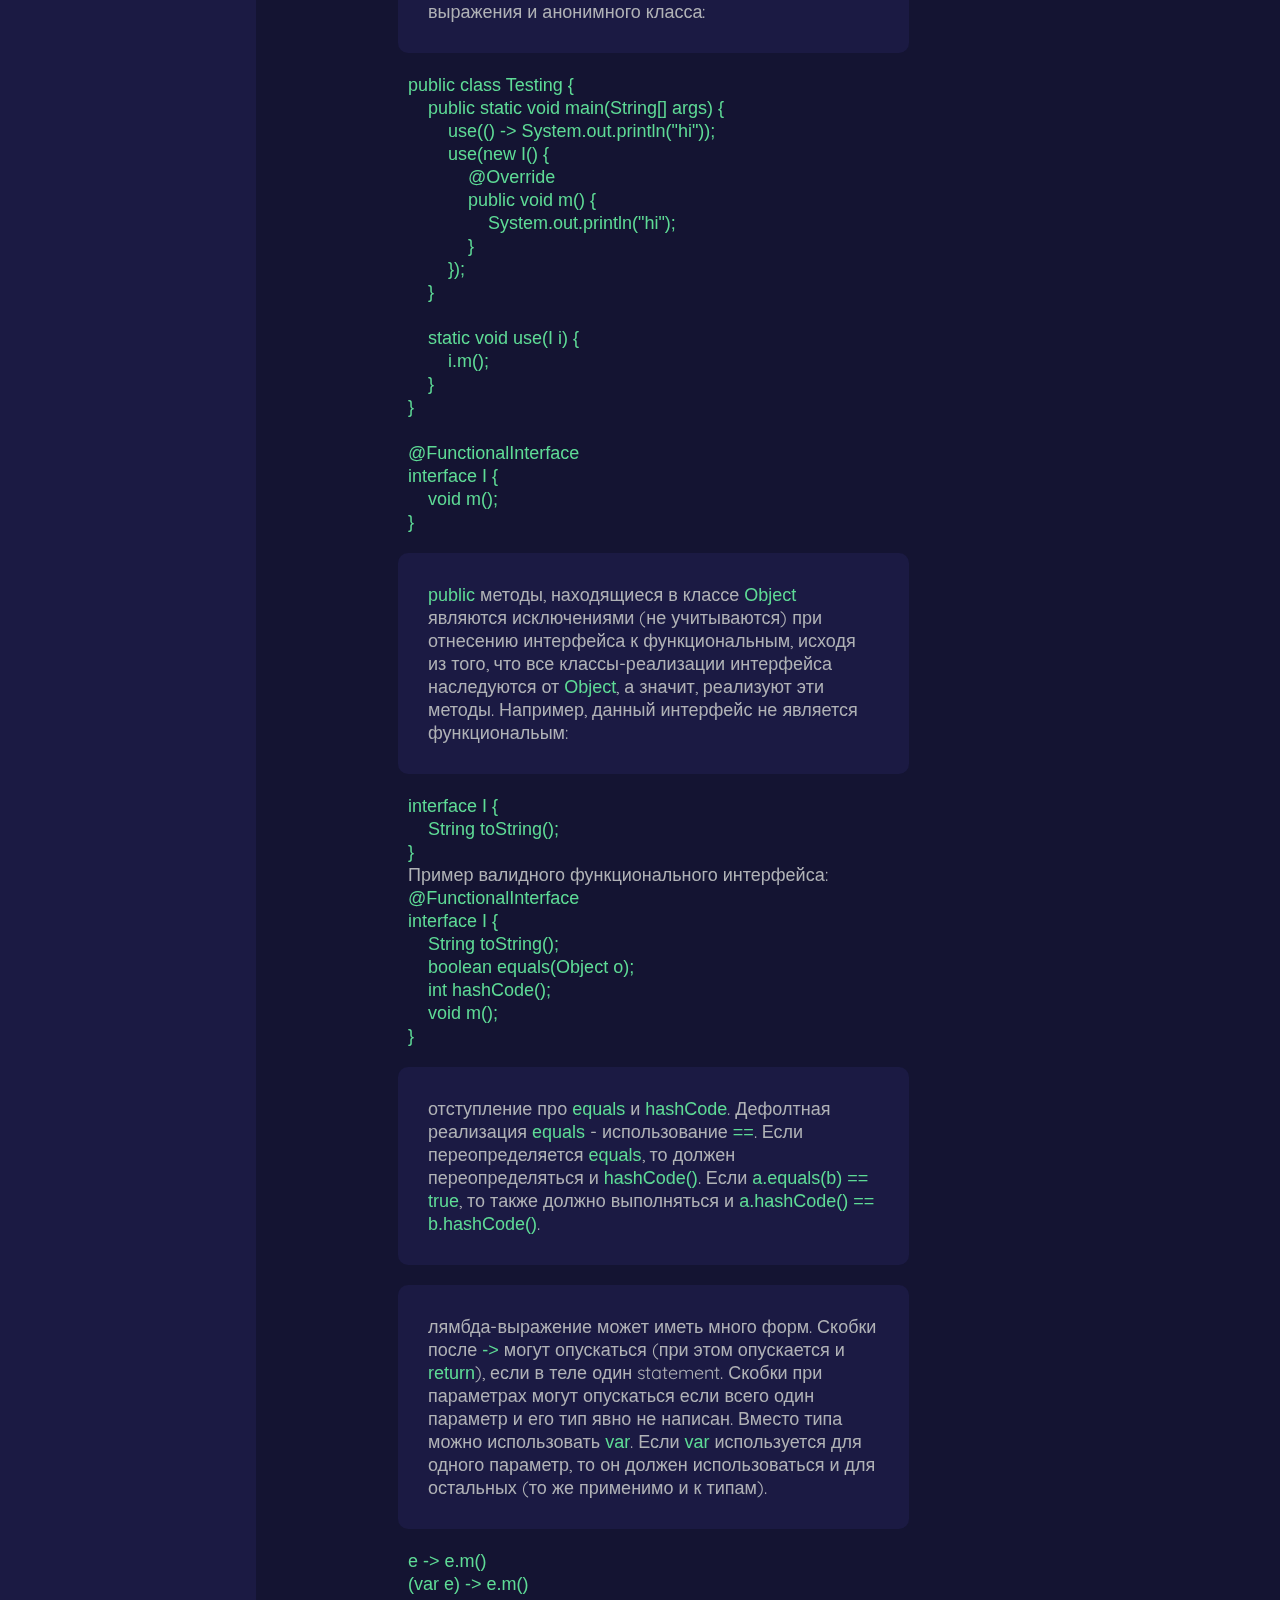
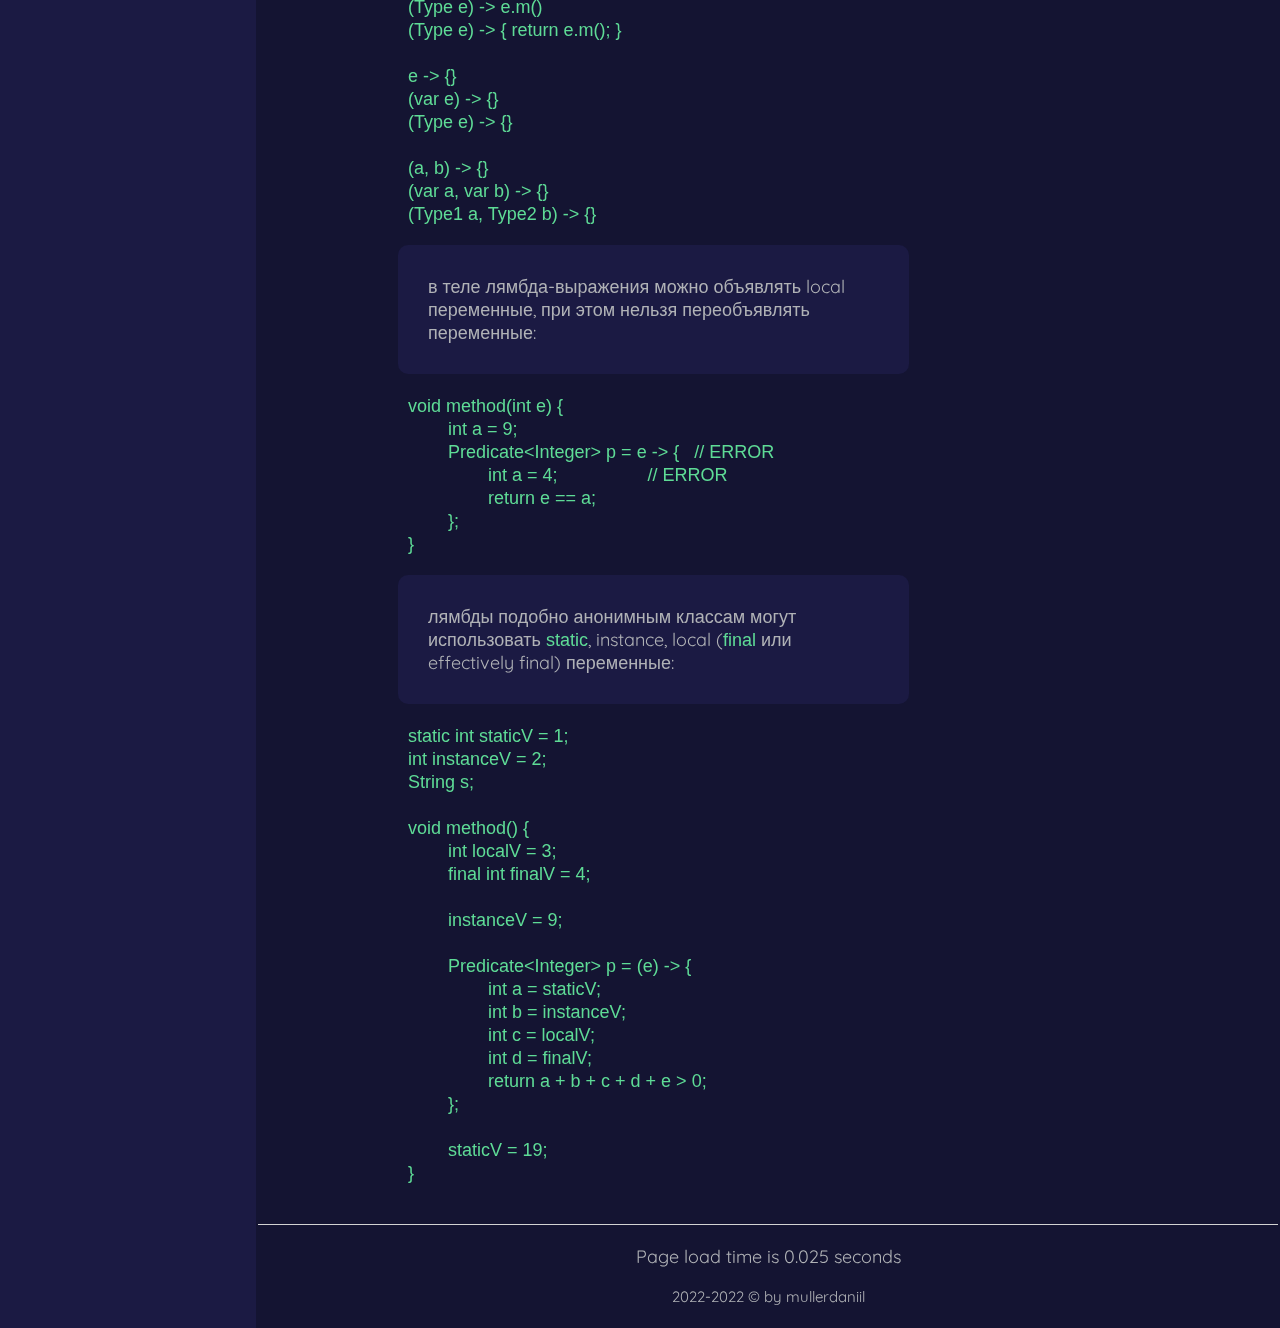
<file: java-fundamentals.html>
<!DOCTYPE html>
<html lang="en">
<head>
    <meta charset="UTF-8">
    <title>Java fundamentals</title>
    <link rel="stylesheet" href="styles/style.css">
    <link rel="stylesheet" href="styles/text.css">
    <link rel="stylesheet" href="styles/images.css">
    <link rel="stylesheet" href="styles/chapters.css">
    <script src="scripts/page-load-time.js"></script>
</head>
<body>
<script src="scripts/load-page-template.js"></script>

<div class="sidebar">
</div>

<div class="content-container">
    <header class="header">
    </header>

    <main class="content">
        <h1>Chapter 1. Java Fundamentals</h1>
        <h2>enums</h2>
        <ul>
            <li>у enum есть static метод <code>values()</code>, instance методы <code>name()</code> и <code>ordinal()</code>
            </li>
        </ul>
        <pre><code class="language-java">for (Season season : Season.values()) {
    System.out.println(season.name() + &quot; &quot; + season.ordinal());
}
</code></pre>
        <ul>
            <li>в <code>switch</code> в <code>case</code> нельзя писать enum полностью, нужно только имя</li>
        </ul>
        <pre><code class="language-java">Season summer = Season.SUMMER;
switch (summer) {
    case WINTER:
        System.out.println(&quot;Winter!&quot;);
        break;
    case SUMMER:
        System.out.println(&quot;Summer!&quot;);
        break;
    default:
        System.out.println(&quot;Default!&quot;);
}
</code></pre>
        <ul>
            <li>можно писать abstract методы и их реализацию для каждого enum</li>
        </ul>
        <pre><code class="language-java">enum E {
    A {
        void m() {
            System.out.println(&quot;a&quot;);
        }
    },
    B {
        void m() {
            System.out.println(&quot;b&quot;);
        }
    };
    abstract void m();
}
</code></pre>
        <ul>
            <li>можно писать дефолтную реализацию и override версию для отдельных enum</li>
        </ul>
        <pre><code class="language-java">enum E {
    A {
        void m() {
            System.out.println(&quot;a&quot;);
        }
    },
    B, C, D;
    void m() {
        System.out.println(&quot;default impl&quot;);
    }
}
</code></pre>
        <ul>
            <li>список значений в enum должен быть объявлен первым</li>
        </ul>
        <h2>Вложенные классы</h2>
        <ul>
            <li>
                <p>есть четыре вида вложенных классов:</p>
                <ul>
                    <li>inner</li>
                    <li>static nested</li>
                    <li>local</li>
                    <li>anonymous</li>
                </ul>
            </li>
            <li>
                <p>inner класс объявляется там же, где и поля, методы класса. Может иметь любой access modifier. Не может иметь static поля, методы, если только это не static final поля. Имеет доступ к членам внешнего класса</p>
            </li>
            <li>
                <p>к inner классу должен быть привязать внешний класс. Можно инстанциировать inner класс и так:</p>
            </li>
        </ul>
        <pre><code class="language-java">public class A {
    class B {}

    public static void main(String[] args) {
        A a = new A();
        a.new B();
    }
}
</code></pre>
        <ul>
            <li>
                <p>при компиляции класса с inner классом получаются два файла: <code>Outer.class</code> и <code>Outer$Inner.class</code></p>
            </li>
            <li>
                <p>static nested классу не требуется привязка к instance внешнего класса в отличие от inner класса. В целом, похож на top-level класс, однако:</p>
                <ul>
                    <li>создается namespace (обращение через внешний класс), так как класс вложен</li>
                    <li>может иметь любой access modifier</li>
                    <li>внешний класс может обращаться к полям, методам static nested</li>
                </ul>
            </li>
            <li>
                <p>static nested классы можно импортировать двумя способами (обычный и static import):</p>
            </li>
        </ul>
        <pre><code class="language-java">import package1.Outer.Nested;
</code></pre>
        <p>или</p>
        <pre><code class="language-java">import static package1.Outer.Nested;
</code></pre>
        <ul>
            <li>
                <p>local класс объявляется внутри метода (или конструктора, или initializer). Подобно local переменной, local класс выходит из scope когда заканчивается метод. Соответственно, instance'ы local класса можно создавать только внутри метода.</p>
            </li>
            <li>
                <p>особенности local классов:</p>
                <ul>
                    <li>нет access modifier</li>
                    <li>не могут быть static и содержать static members (за исключением static final)</li>
                    <li>имеют доступ ко всем members внешнего класса (если объявлены в instance method)</li>
                    <li>могут обращаться к переменным, если те final или effectively final</li>
                </ul>
            </li>
            <li>
                <p>anonymous класс - специальная форма local класса, не имеющая имени. Он объявляется и инстанциируется в одном statement через <code>new</code>.</p>
            </li>
            <li>
                <p>c помощью anonymous класса нельзя одновременно и реализовать интерфейс, и отнаследоваться от класса (если только класс не <code>Object</code>).</p>
            </li>
            <li>
                <p>Правила доступа вложенных классов:</p>
            </li>
        </ul>
        <table>
            <thead>
            <tr>
                <th>Класс</th>
                <th>Может наследовать любой класс или реализовывать любое число интерфейсов</th>
                <th>Имеет доступ к членам внешнего класса без ссылки на него</th>
                <th>Имеет доступ к local переменным метода</th>
            </tr>
            </thead>
            <tbody>
            <tr>
                <td>Inner</td>
                <td>Да</td>
                <td>Да</td>
                <td>-</td>
            </tr>
            <tr>
                <td>Static nested</td>
                <td>Да</td>
                <td>Нет</td>
                <td>-</td>
            </tr>
            <tr>
                <td>Local</td>
                <td>Да</td>
                <td>Да (если объявлен в instance методе)</td>
                <td>Да (если final или effectively final)</td>
            </tr>
            <tr>
                <td>Anonymous</td>
                <td>Нет (только один класс или интерфейс)</td>
                <td>Да (если объявлен в instance методе)</td>
                <td>Да (если final или effectively final)</td>
            </tr>
            </tbody>
        </table>
        <h2>Interface members</h2>
        <ul>
            <li>есть 6 разновидностей interface members:</li>
        </ul>
        <table>
            <thead>
            <tr>
                <th>Имя</th>
                <th>Обязательные модификаторы</th>
                <th>Неявные модификаторы</th>
                <th>В какой версии Java появились</th>
            </tr>
            </thead>
            <tbody>
            <tr>
                <td>Constant variable</td>
                <td>-</td>
                <td><code>public static final</code></td>
                <td>1.0</td>
            </tr>
            <tr>
                <td>Abstract method</td>
                <td>-</td>
                <td><code>public abstract</code></td>
                <td>1.0</td>
            </tr>
            <tr>
                <td>Default method</td>
                <td><code>default</code></td>
                <td><code>public </code></td>
                <td>8</td>
            </tr>
            <tr>
                <td>Static method</td>
                <td><code>static</code></td>
                <td><code>public</code></td>
                <td>8</td>
            </tr>
            <tr>
                <td>Private method</td>
                <td><code>private</code></td>
                <td>-</td>
                <td>9</td>
            </tr>
            <tr>
                <td>Private static method</td>
                <td><code>private static</code></td>
                <td>-</td>
                <td>9</td>
            </tr>
            </tbody>
        </table>
        <ul>
            <li>default метод может находиться только в интерфейсе. Он не может быть static или final. Если класс наследует два default метода с одинаковой сигнатурой, то он обязан переопределить данный метод:</li>
        </ul>
        <pre><code class="language-java">interface A {
    default int getValue() {
        return 5;
    }
}

interface B {
    default int getValue() {
        return 7;
    }
}

class C implements A, B {
    @Override
    public int getValue() {
        return 10;
    }
}
</code></pre>
        <ul>
            <li>можно вызвать версию из определенного интерфейса через <code>super</code>:</li>
        </ul>
        <pre><code class="language-java">interface A {
    default int getValue() {
        return 5;
    }
}

interface B {
    default int getValue() {
        return 7;
    }
}

class C implements A, B {
    @Override
    public int getValue() {
        return A.super.getValue();
    }
}
</code></pre>
        <ul>
            <li>
                <p>static метод в интерфейсе не может быть <code>abstract</code> или <code>final</code>. Static методы не наследуются и доступны в классах-реализациях только через ссылку на сам интерфейс. Получается, что проблема множественного наследования static методов не касается.</p>
            </li>
            <li>
                <p>private метод в интерфейсе могут вызывать только <code>default</code> и нестатические <code>private</code> методы интерфейса:</p>
            </li>
        </ul>
        <pre><code class="language-java">interface I {
    private void privateMethod() {

    }

    default void defaultMethod() {
        privateMethod();
    }

    private void anotherPrivateMethod() {
        privateMethod();
    }
}
</code></pre>
        <ul>
            <li>private static метод в интерфейсе могут вызывать другие методы в интерфейсе (разумеется, кроме abstract метода).</li>
        </ul>
        <h2>Functional programming</h2>
        <ul>
            <li>функциональный интерфейс - это интерфейс, имеющий один <code>abstract</code> метод. Lambda выражение - передаваемый блок кода, подобие анонимного класса, определяющего один <code>abstract</code> метод.</li>
        </ul>
        <pre><code class="language-java">@FunctionalInterface
interface I {
    void m();
}
</code></pre>
        <ul>
            <li>Данный пример показывает использование lambda выражения и анонимного класса:</li>
        </ul>
        <pre><code class="language-java">public class Testing {
    public static void main(String[] args) {
        use(() -&gt; System.out.println(&quot;hi&quot;));
        use(new I() {
            @Override
            public void m() {
                System.out.println(&quot;hi&quot;);
            }
        });
    }

    static void use(I i) {
        i.m();
    }
}

@FunctionalInterface
interface I {
    void m();
}
</code></pre>
        <ul>
            <li>
                <code>public</code> методы, находящиеся в классе <code>Object</code> являются исключениями (не учитываются) при отнесению интерфейса к функциональным, исходя из того, что все классы-реализации интерфейса наследуются от <code>Object</code>, а значит, реализуют эти методы. Например, данный интерфейс не является функциональым:</li>
        </ul>
        <pre><code class="language-java">interface I {
    String toString();
}
</code></pre>
        <p>Пример валидного функционального интерфейса:</p>
        <pre><code class="language-java">@FunctionalInterface
interface I {
    String toString();
    boolean equals(Object o);
    int hashCode();
    void m();
}
</code></pre>
        <ul>
            <li>
                <p>отступление про <code>equals</code> и <code>hashCode</code>. Дефолтная реализация <code>equals</code> - использование <code>==</code>. Если переопределяется <code>equals</code>, то должен переопределяться и <code>hashCode()</code>. Если <code>a.equals(b) == true</code>, то также должно выполняться и <code>a.hashCode() == b.hashCode()</code>.</p>
            </li>
            <li>
                <p>лямбда-выражение может иметь много форм. Скобки после <code>-&gt;</code> могут опускаться (при этом опускается и <code>return</code>), если в теле один statement. Скобки при параметрах могут опускаться если всего один параметр и его тип явно не написан. Вместо типа можно использовать <code>var</code>. Если <code>var</code> используется для одного параметр, то он должен использоваться и для остальных (то же применимо и к типам).</p>
            </li>
        </ul>
        <pre><code class="language-java">e -&gt; e.m()
(var e) -&gt; e.m()
(Type e) -&gt; e.m()
(Type e) -&gt; { return e.m(); }

e -&gt; {}
(var e) -&gt; {}
(Type e) -&gt; {}

(a, b) -&gt; {}
(var a, var b) -&gt; {}
(Type1 a, Type2 b) -&gt; {}
</code></pre>
        <ul>
            <li>в теле лямбда-выражения можно объявлять local переменные, при этом нельзя переобъявлять переменные:</li>
        </ul>
        <pre><code class="language-java">void method(int e) {
	int a = 9;
	Predicate&lt;Integer&gt; p = e -&gt; {   // ERROR
		int a = 4;                  // ERROR
		return e == a;
	};
}
</code></pre>
        <ul>
            <li>лямбды подобно анонимным классам могут использовать <code>static</code>, instance, local (<code>final</code> или effectively final) переменные:</li>
        </ul>
        <pre><code class="language-java">static int staticV = 1;
int instanceV = 2;
String s;

void method() {
	int localV = 3;
	final int finalV = 4;

	instanceV = 9;

	Predicate&lt;Integer&gt; p = (e) -&gt; {
		int a = staticV;
		int b = instanceV;
		int c = localV;
		int d = finalV;
		return a + b + c + d + e &gt; 0;
	};

	staticV = 19;
}
</code></pre>

    </main>

    <footer>
    </footer>
</div>

<script src="scripts/set-active-links.js"></script>
</body>
</html>
</file>
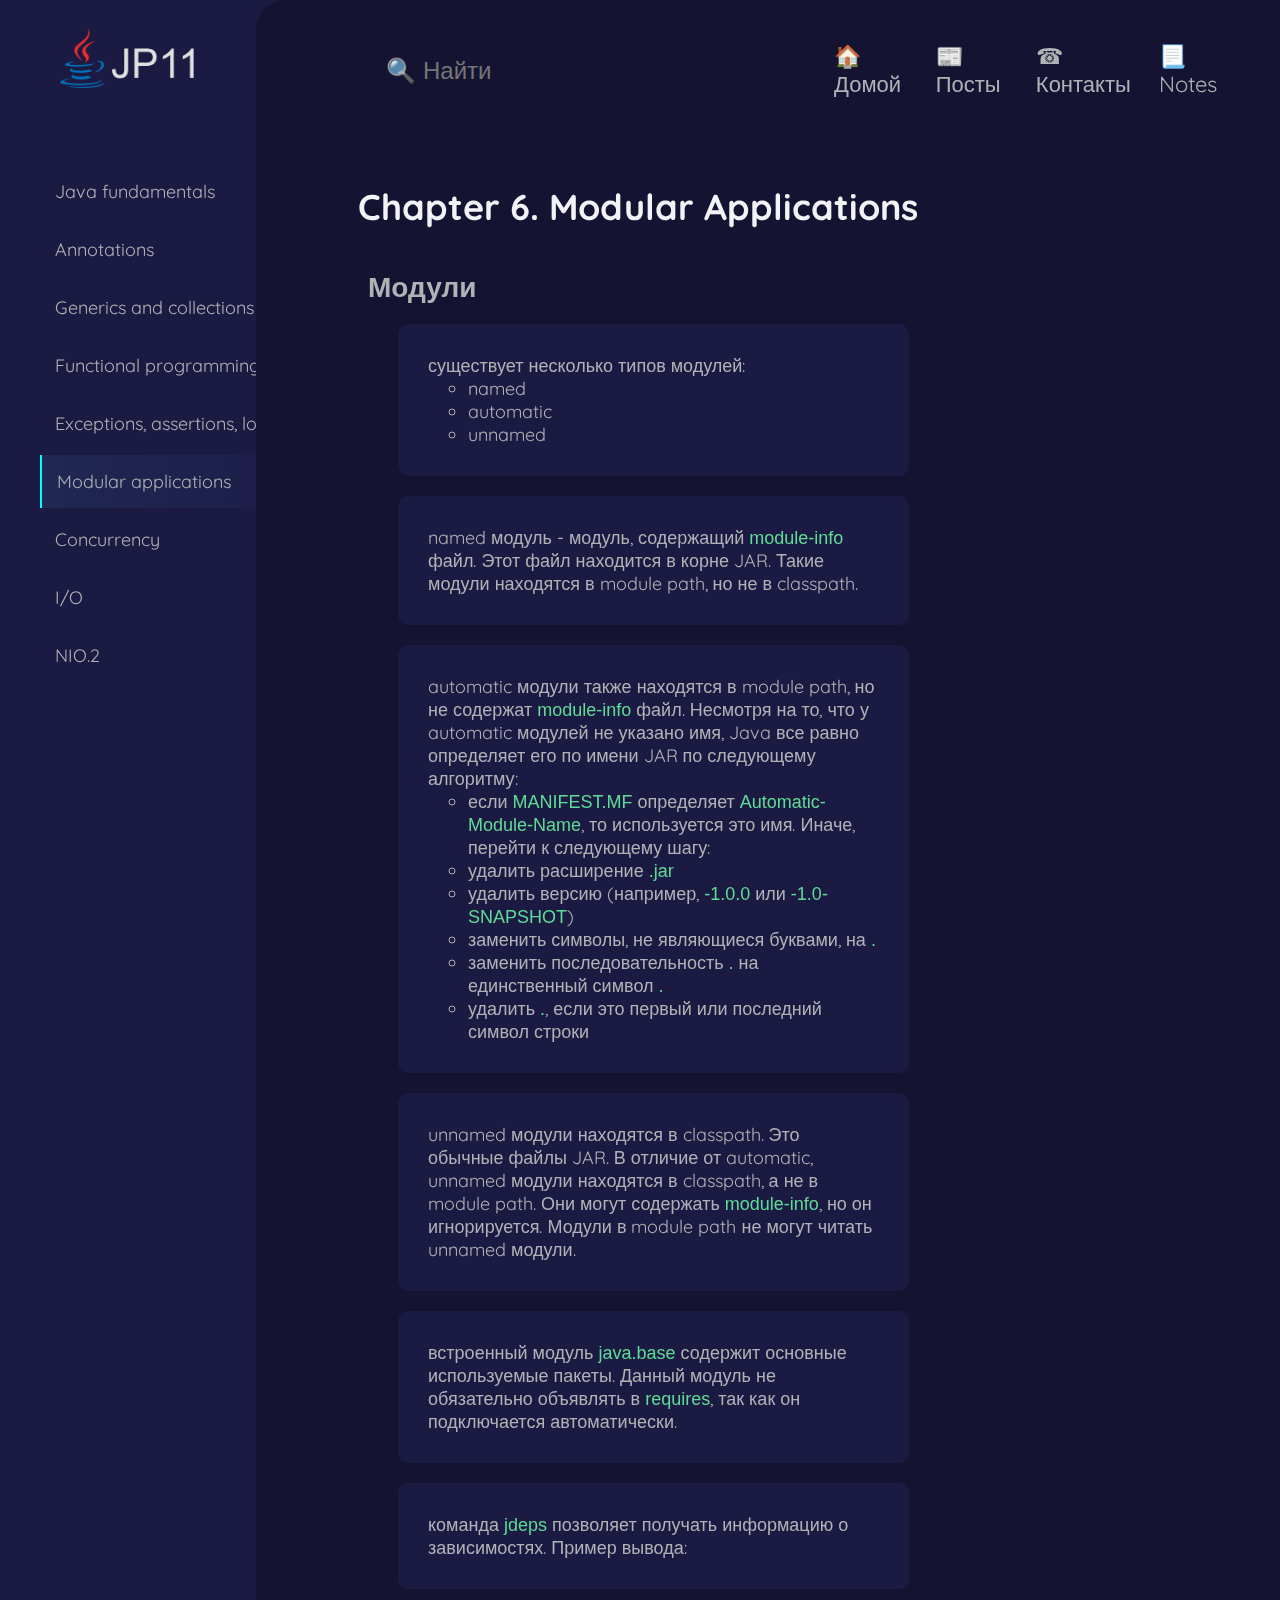
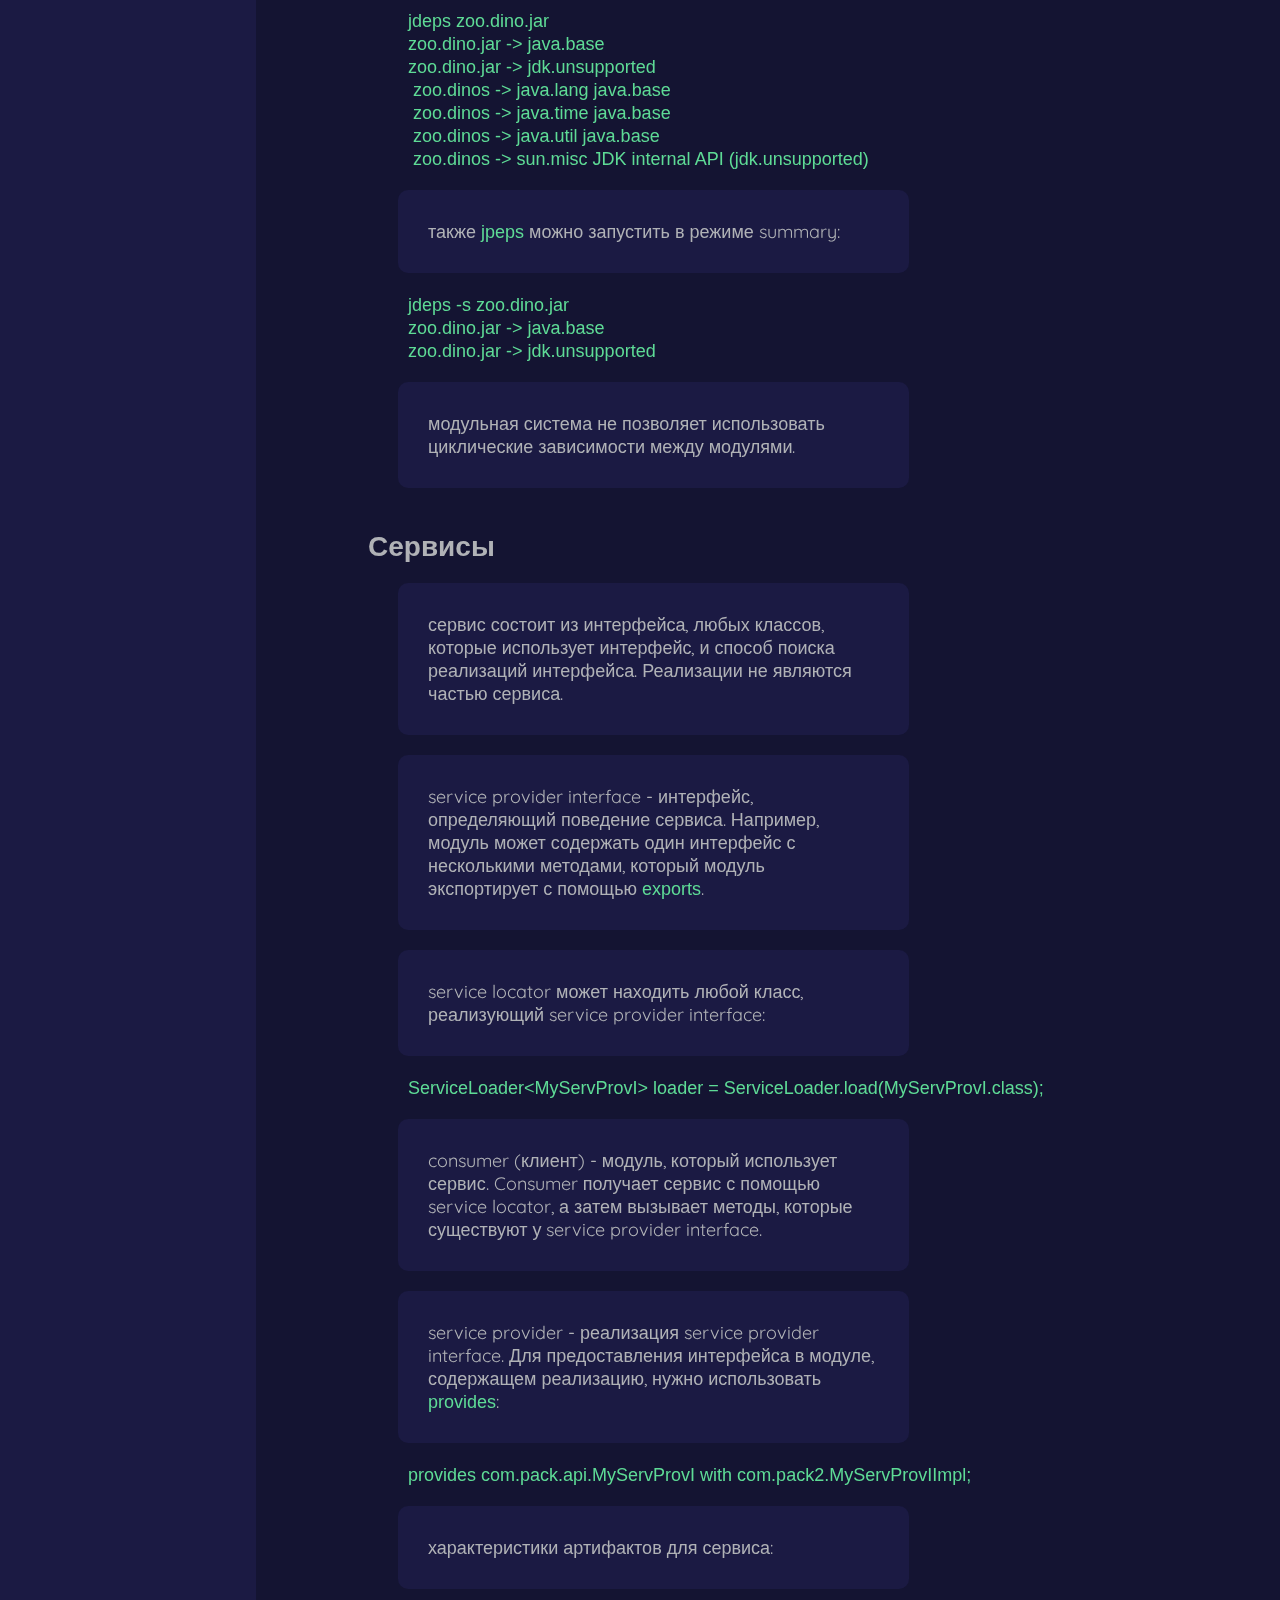
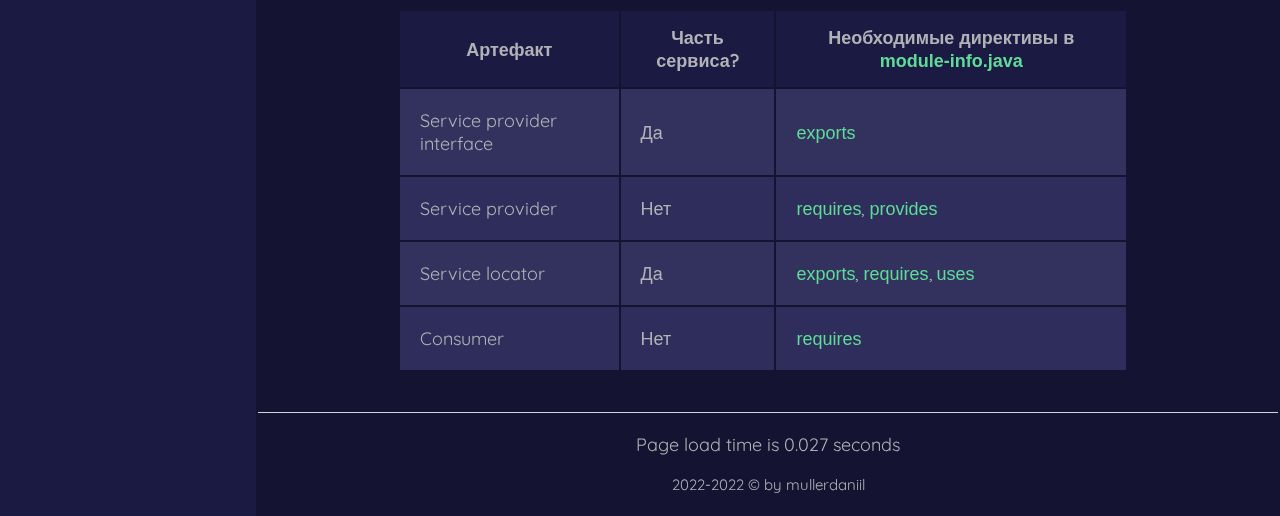
<file: modular-applications.html>
<!DOCTYPE html>
<html lang="en">
<head>
    <meta charset="UTF-8">
    <title>Modular applications</title>
    <link rel="stylesheet" href="styles/style.css">
    <link rel="stylesheet" href="styles/text.css">
    <link rel="stylesheet" href="styles/images.css">
    <link rel="stylesheet" href="styles/chapters.css">
    <script src="scripts/page-load-time.js"></script>
</head>
<body>
<script src="scripts/load-page-template.js"></script>

<div class="sidebar">
</div>

<div class="content-container">
    <header class="header">
    </header>

    <main class="content">
        <h1>Chapter 6. Modular Applications</h1>
        <h2>Модули</h2>
        <ul>
            <li>
                <p>существует несколько типов модулей:</p>
                <ul>
                    <li>named</li>
                    <li>automatic</li>
                    <li>unnamed</li>
                </ul>
            </li>
            <li>
                <p>named модуль - модуль, содержащий <code>module-info</code> файл. Этот файл находится в корне JAR. Такие модули находятся в module path, но не в classpath.</p>
            </li>
            <li>
                <p>automatic модули также находятся в module path, но не содержат <code>module-info</code> файл. Несмотря на то, что у automatic модулей не указано имя, Java все равно определяет его по имени JAR по следующему алгоритму:</p>
                <ul>
                    <li>если <code>MANIFEST.MF</code> определяет <code>Automatic-Module-Name</code>, то используется это имя. Иначе, перейти к следующему шагу:</li>
                    <li>удалить расширение <code>.jar</code>
                    </li>
                    <li>удалить версию (например, <code>-1.0.0</code> или <code>-1.0-SNAPSHOT</code>)</li>
                    <li>заменить символы, не являющиеся буквами, на <code>.</code>
                    </li>
                    <li>заменить последовательность <code>.</code> на единственный символ <code>.</code>
                    </li>
                    <li>удалить <code>.</code>, если это первый или последний символ строки</li>
                </ul>
            </li>
            <li>
                <p>unnamed модули находятся в classpath. Это обычные файлы JAR. В отличие от automatic, unnamed модули находятся в classpath, а не в module path. Они могут содержать <code>module-info</code>, но он игнорируется. Модули в module path не могут читать unnamed модули.</p>
            </li>
            <li>
                <p>встроенный модуль <code>java.base</code> содержит основные используемые пакеты. Данный модуль не обязательно объявлять в <code>requires</code>, так как он подключается автоматически.</p>
            </li>
            <li>
                <p>команда <code>jdeps</code> позволяет получать информацию о зависимостях. Пример вывода:</p>
            </li>
        </ul>
        <pre><code>jdeps zoo.dino.jar
zoo.dino.jar -&gt; java.base
zoo.dino.jar -&gt; jdk.unsupported
 zoo.dinos -&gt; java.lang java.base
 zoo.dinos -&gt; java.time java.base
 zoo.dinos -&gt; java.util java.base
 zoo.dinos -&gt; sun.misc JDK internal API (jdk.unsupported)
</code></pre>
        <ul>
            <li>также <code>jpeps</code> можно запустить в режиме summary:</li>
        </ul>
        <pre><code>jdeps -s zoo.dino.jar
zoo.dino.jar -&gt; java.base
zoo.dino.jar -&gt; jdk.unsupported
</code></pre>
        <ul>
            <li>модульная система не позволяет использовать циклические зависимости между модулями.</li>
        </ul>
        <h2>Сервисы</h2>
        <ul>
            <li>
                <p>сервис состоит из интерфейса, любых классов, которые использует интерфейс, и способ поиска реализаций интерфейса. Реализации не являются частью сервиса.</p>
            </li>
            <li>
                <p>service provider interface - интерфейс, определяющий поведение сервиса. Например, модуль может содержать один интерфейс с несколькими методами, который модуль экспортирует с помощью <code>exports</code>.</p>
            </li>
            <li>
                <p>service locator может находить любой класс, реализующий service provider interface:</p>
            </li>
        </ul>
        <pre><code class="language-java">ServiceLoader&lt;MyServProvI&gt; loader = ServiceLoader.load(MyServProvI.class);
</code></pre>
        <ul>
            <li>
                <p>consumer (клиент) - модуль, который использует сервис. Consumer получает сервис с помощью service locator, а затем вызывает методы, которые существуют у service provider interface.</p>
            </li>
            <li>
                <p>service provider - реализация service provider interface. Для предоставления интерфейса в модуле, содержащем реализацию, нужно использовать <code>provides</code>:</p>
            </li>
        </ul>
        <pre><code class="language-java">provides com.pack.api.MyServProvI with com.pack2.MyServProvIImpl;
</code></pre>
        <ul>
            <li>характеристики артифактов для сервиса:</li>
        </ul>
        <table>
            <thead>
            <tr>
                <th>Артефакт</th>
                <th>Часть сервиса?</th>
                <th>Необходимые директивы в <code>module-info.java</code></th>
            </tr>
            </thead>
            <tbody>
            <tr>
                <td>Service provider interface</td>
                <td>Да</td>
                <td><code>exports</code></td>
            </tr>
            <tr>
                <td>Service provider</td>
                <td>Нет</td>
                <td><code>requires</code>, <code>provides</code></td>
            </tr>
            <tr>
                <td>Service locator</td>
                <td>Да</td>
                <td><code>exports</code>, <code>requires</code>, <code>uses</code></td>
            </tr>
            <tr>
                <td>Consumer</td>
                <td>Нет</td>
                <td><code>requires</code></td>
            </tr>
            </tbody>
        </table>

    </main>

    <footer>
    </footer>
</div>

<script src="scripts/set-active-links.js"></script>
</body>
</html>
</file>
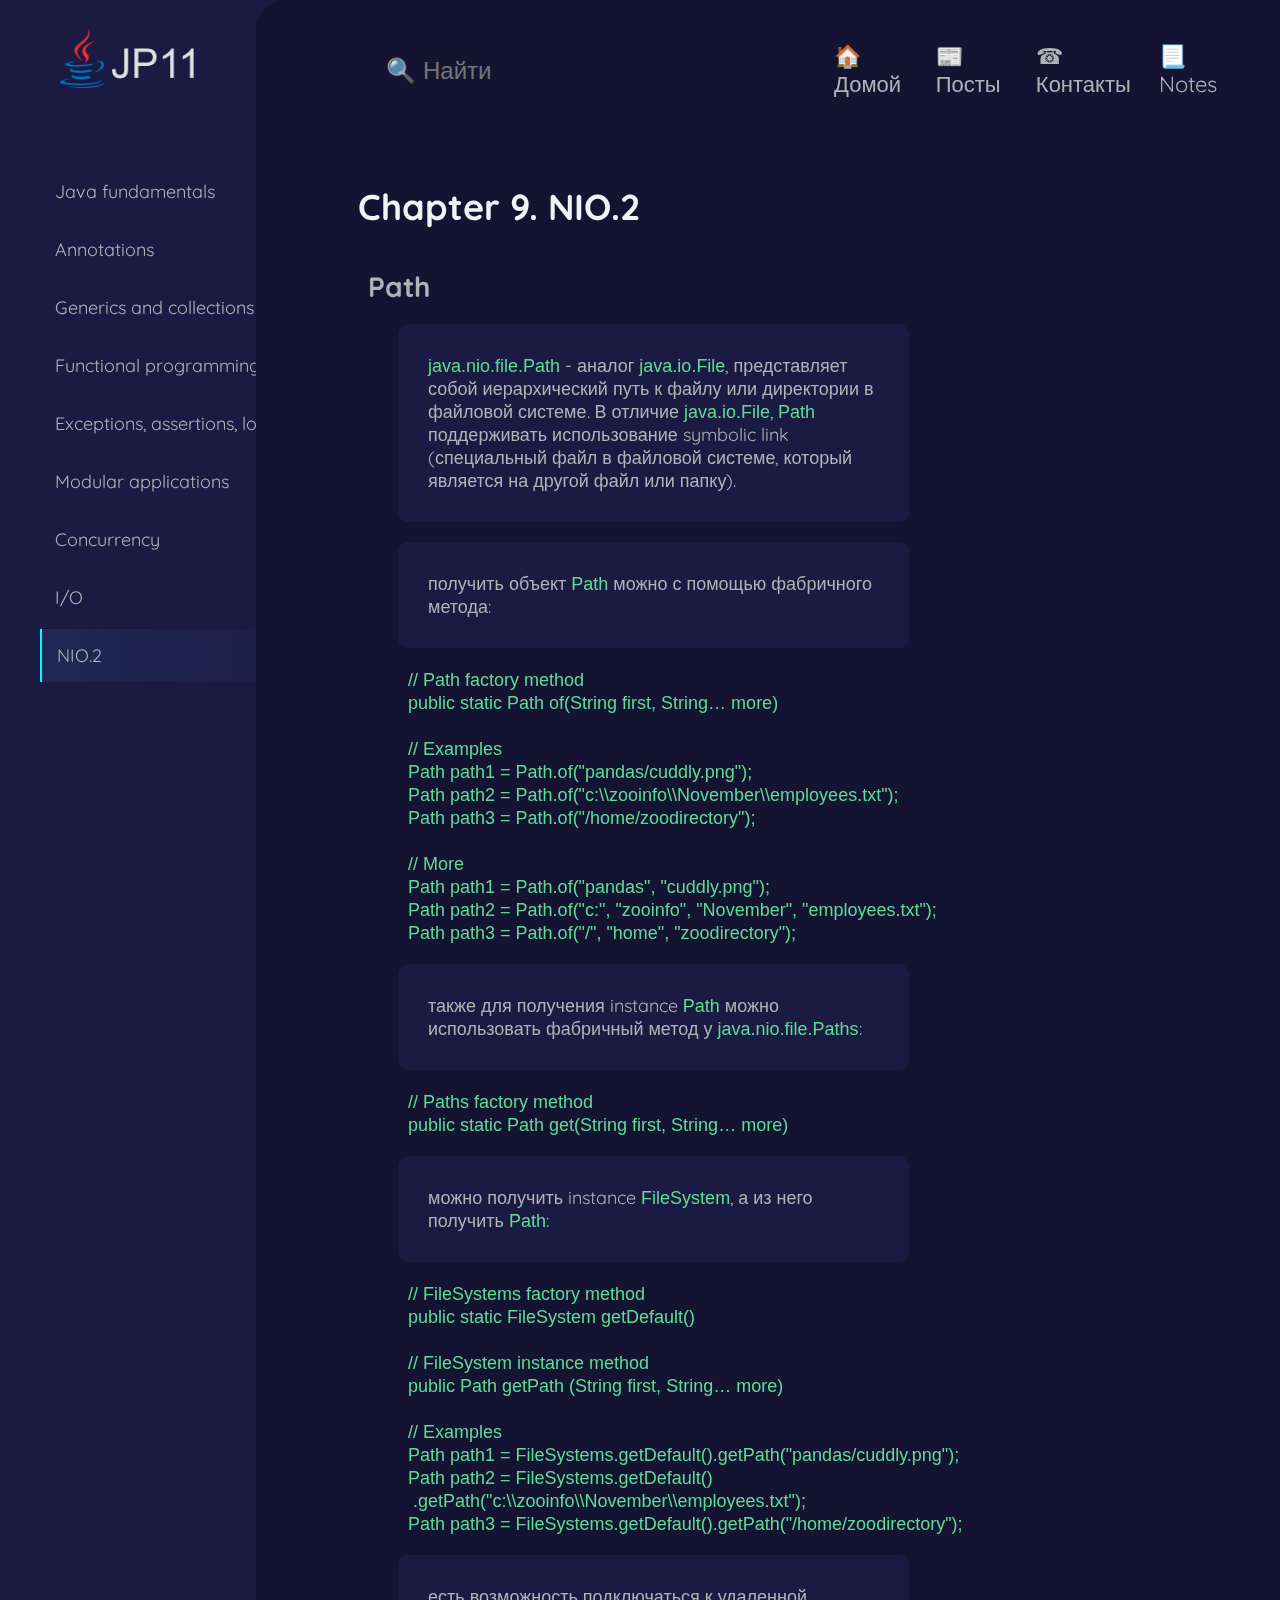
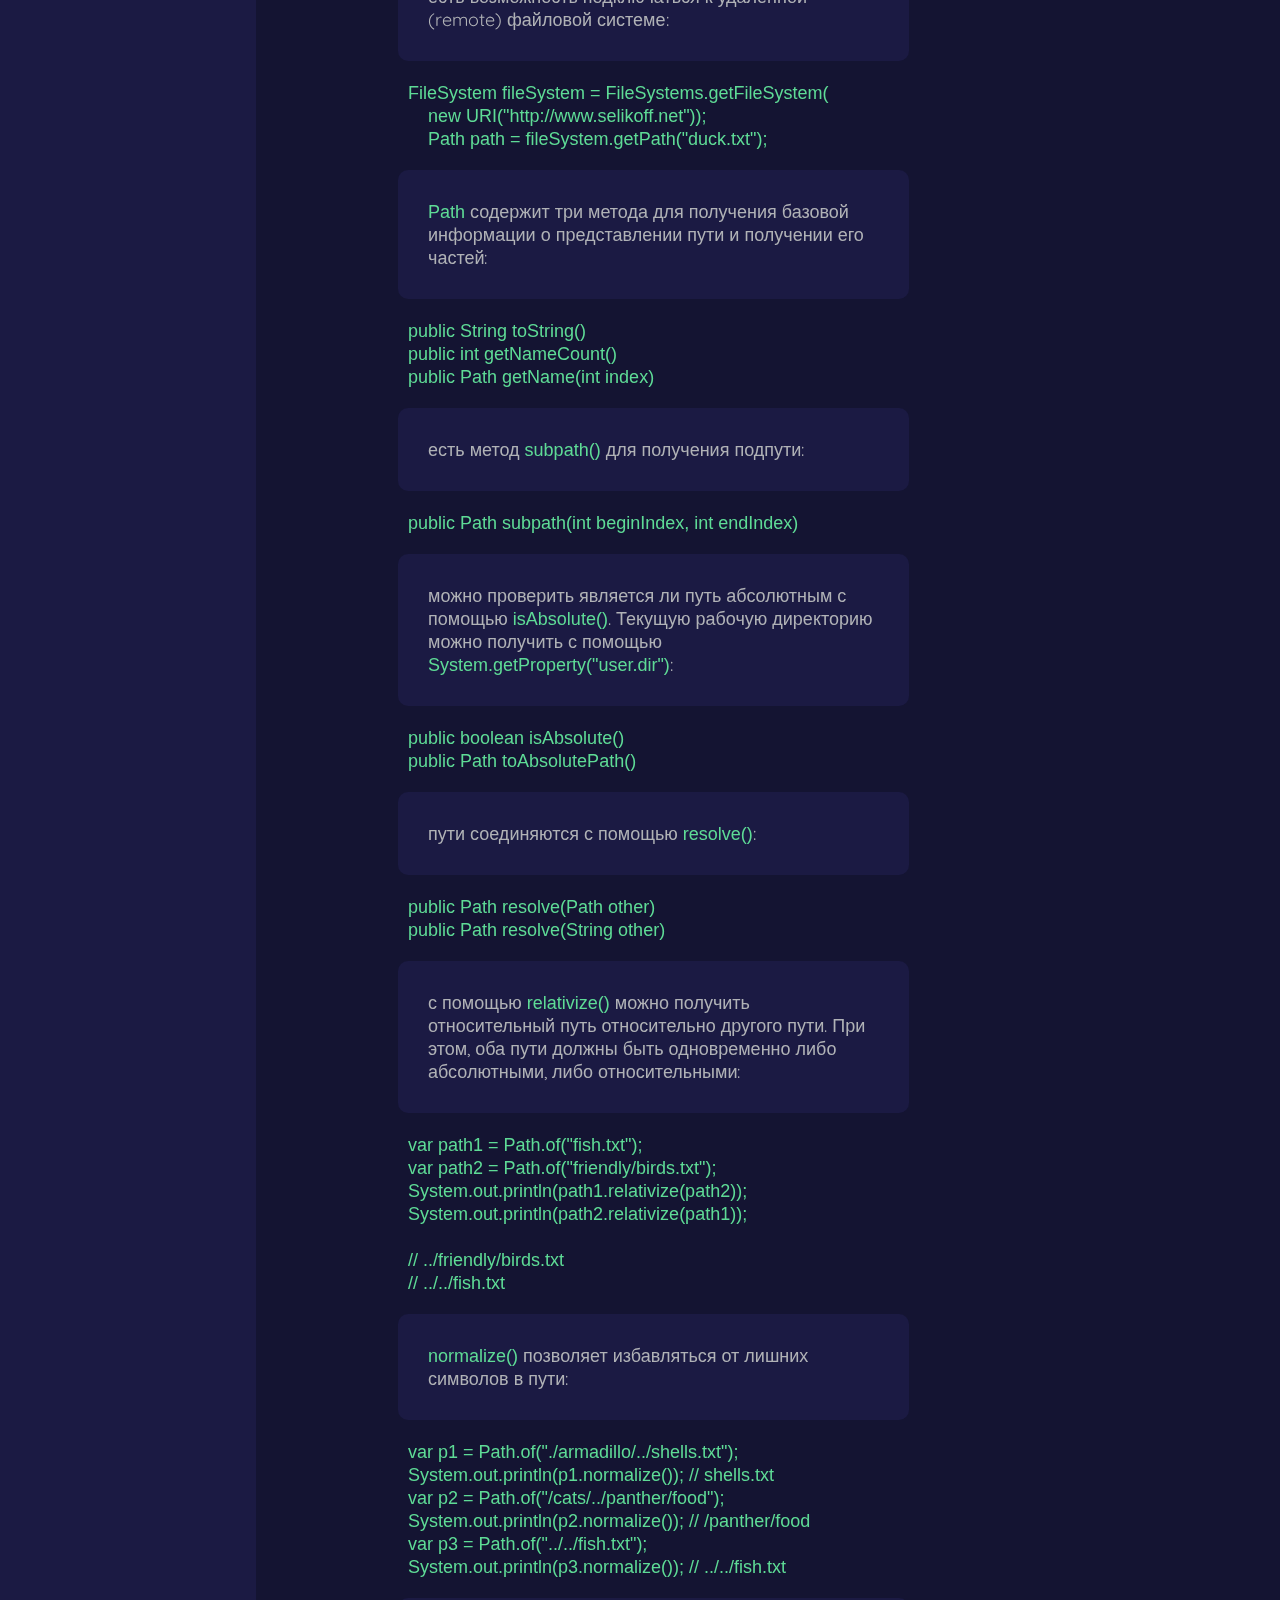
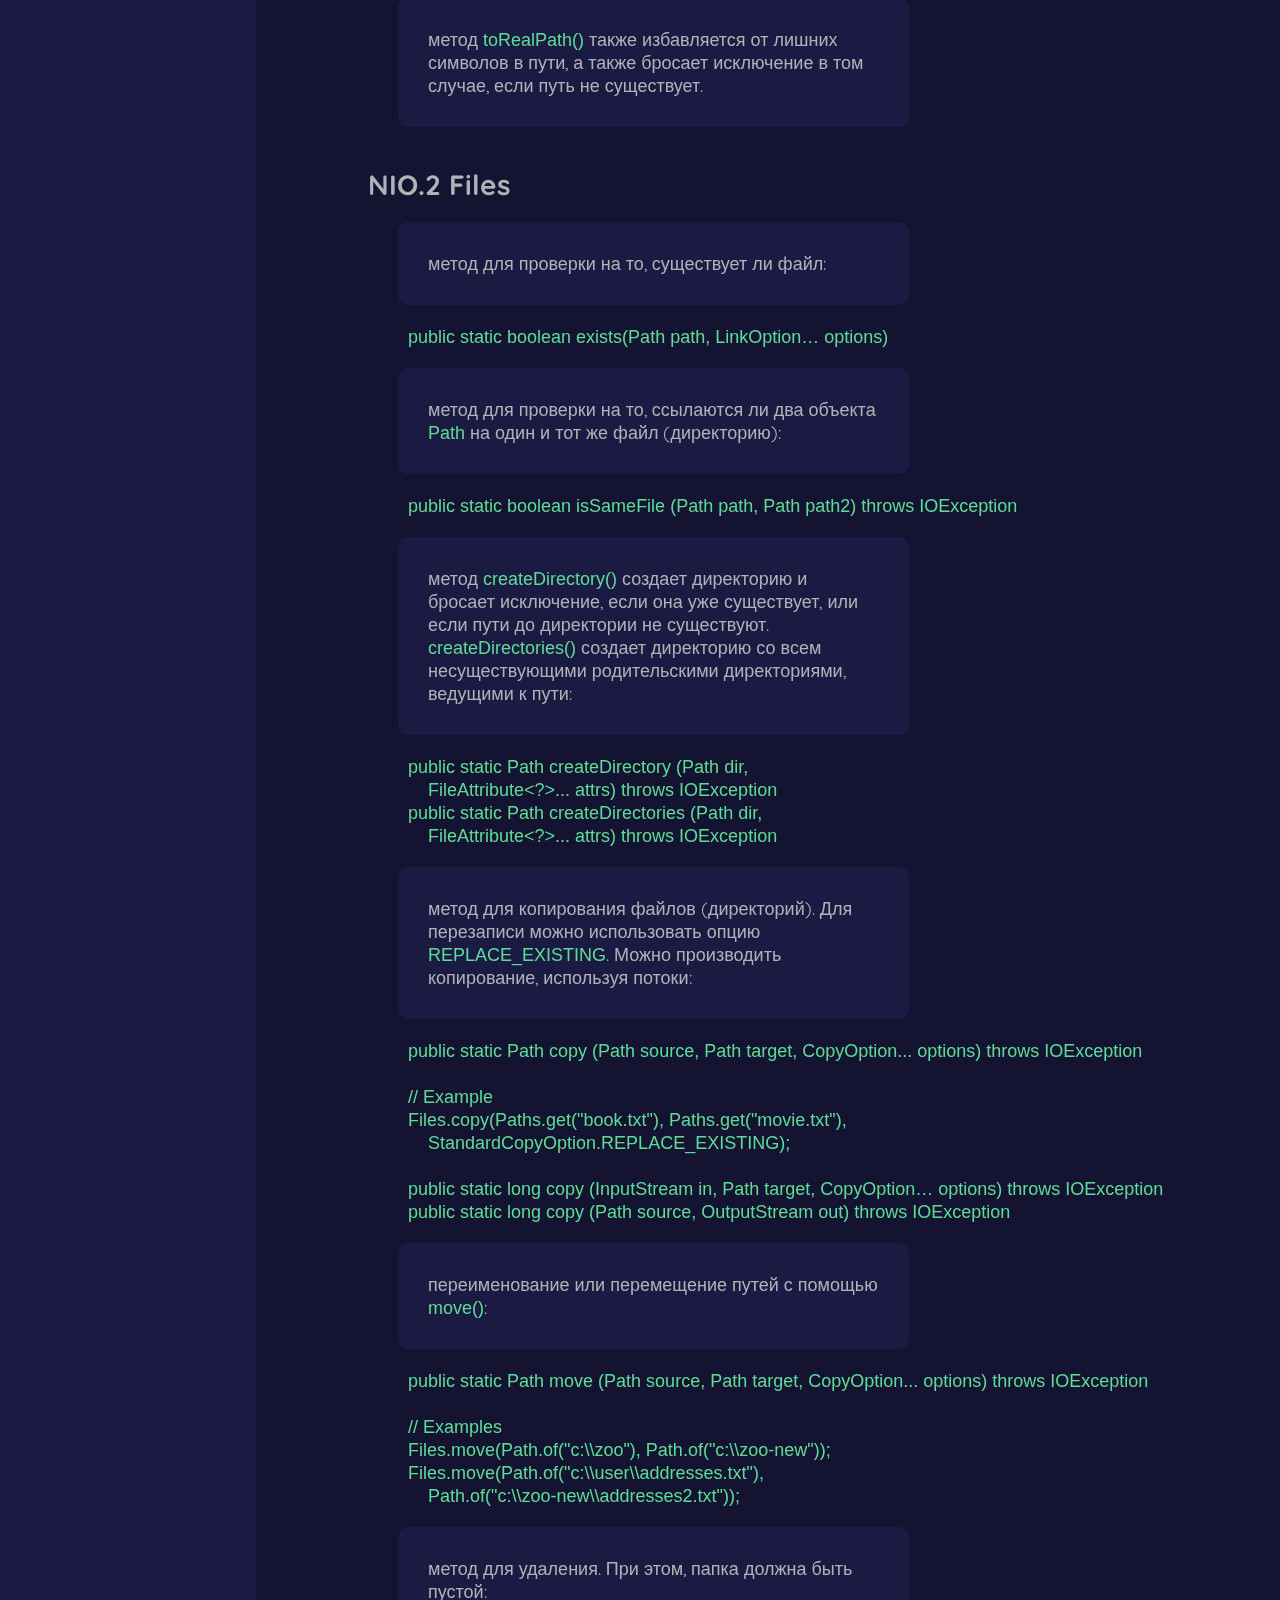
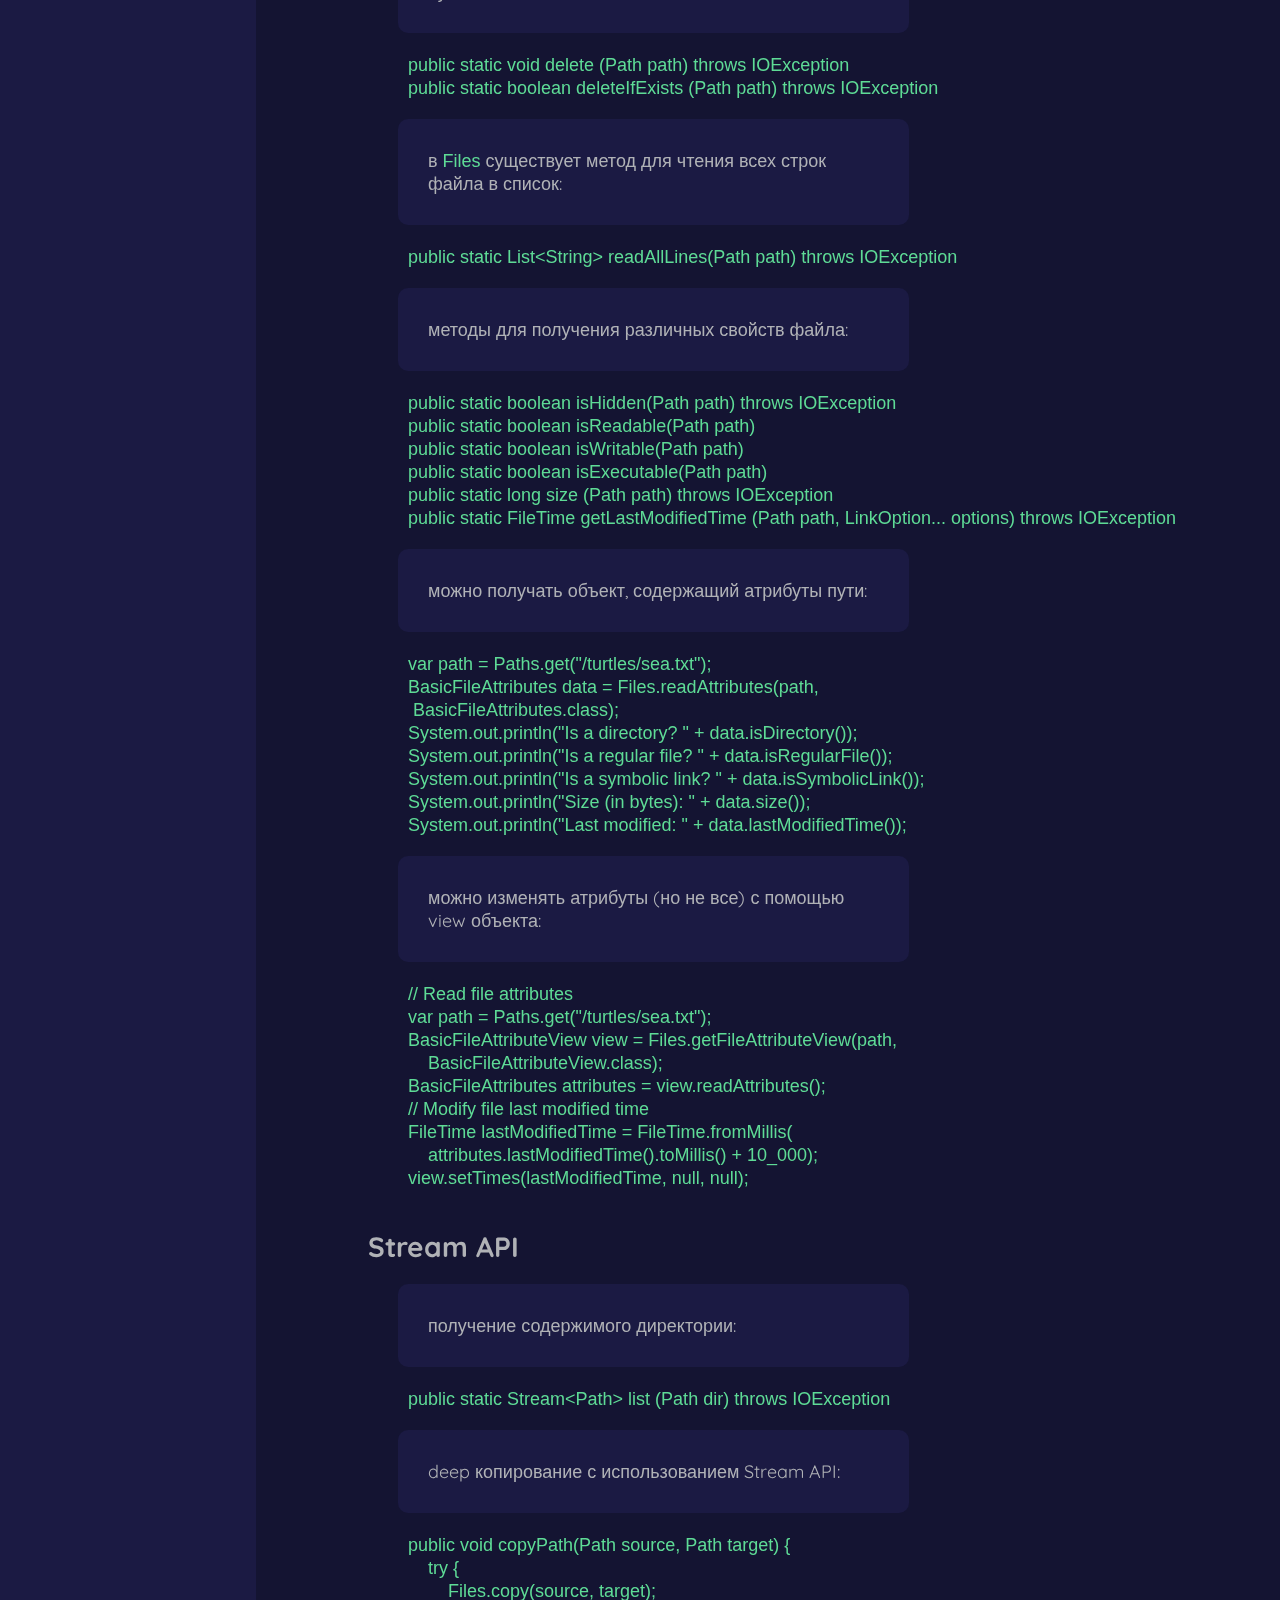
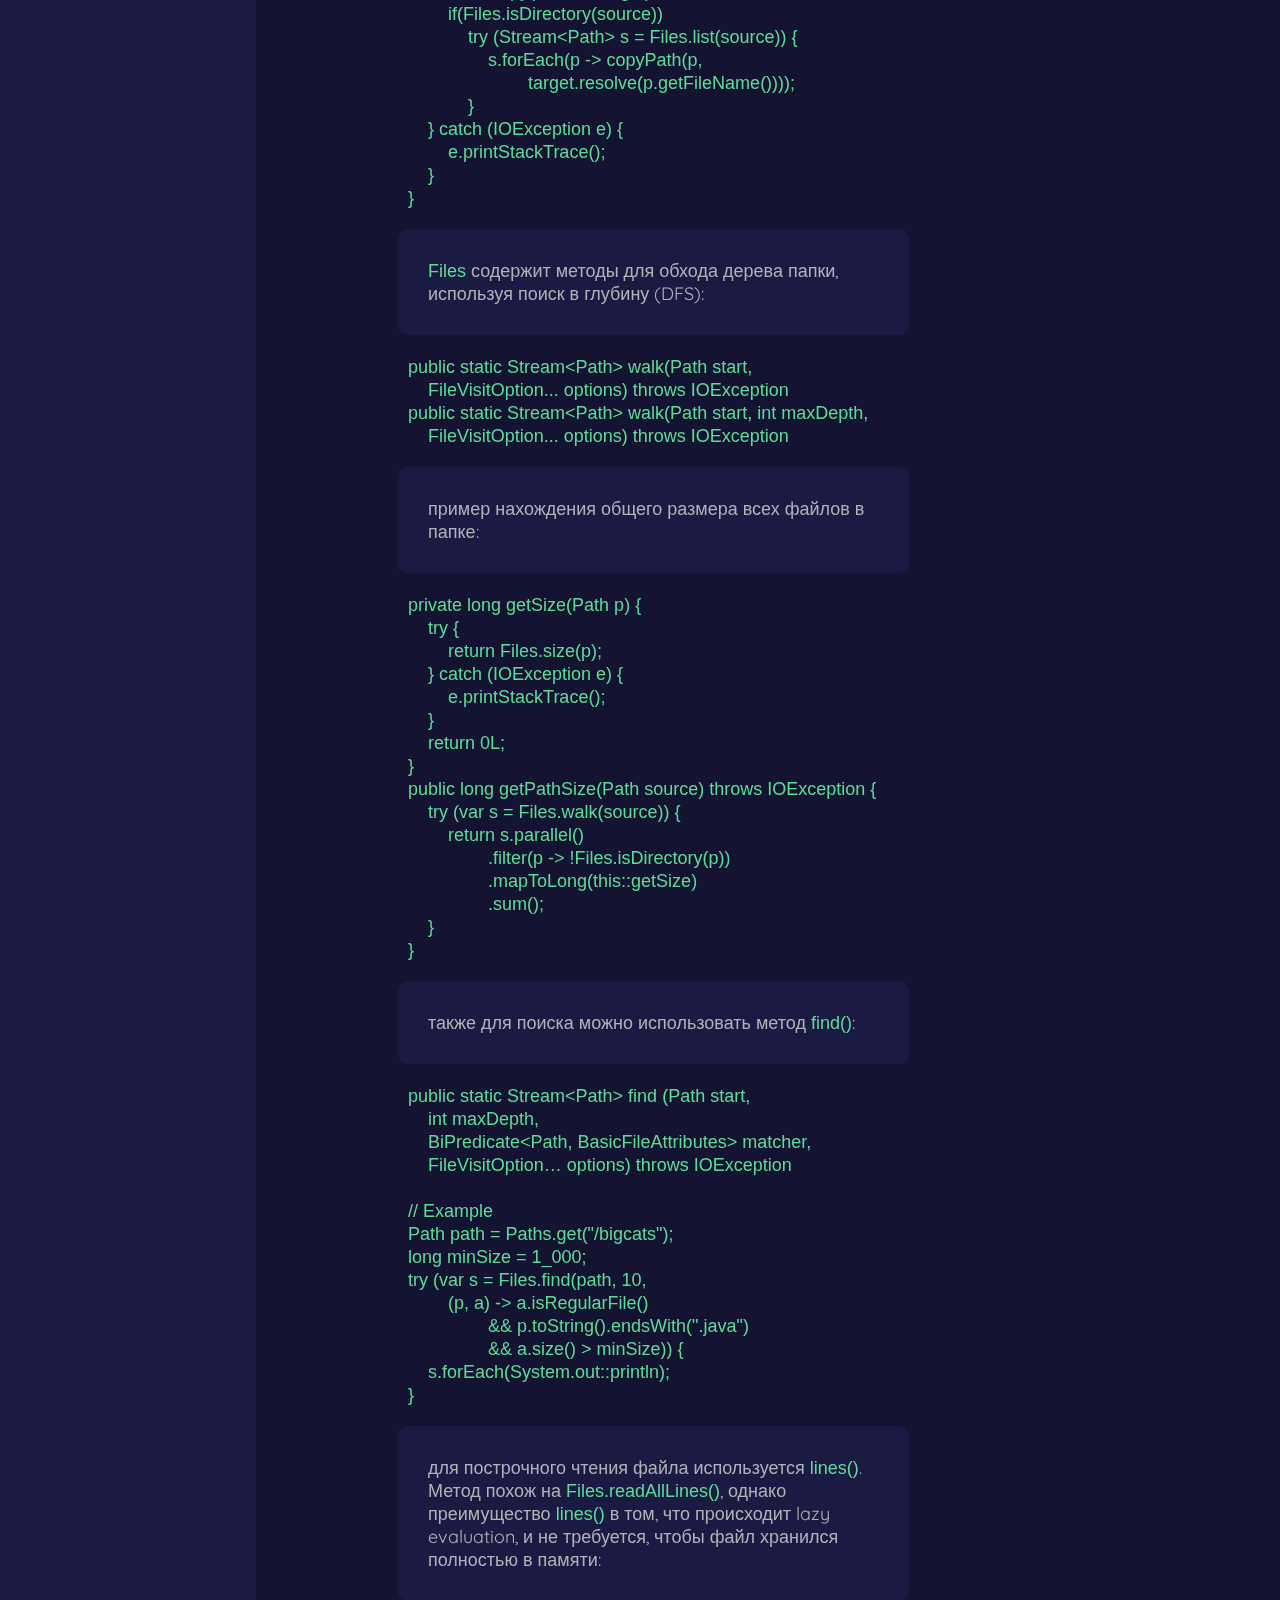
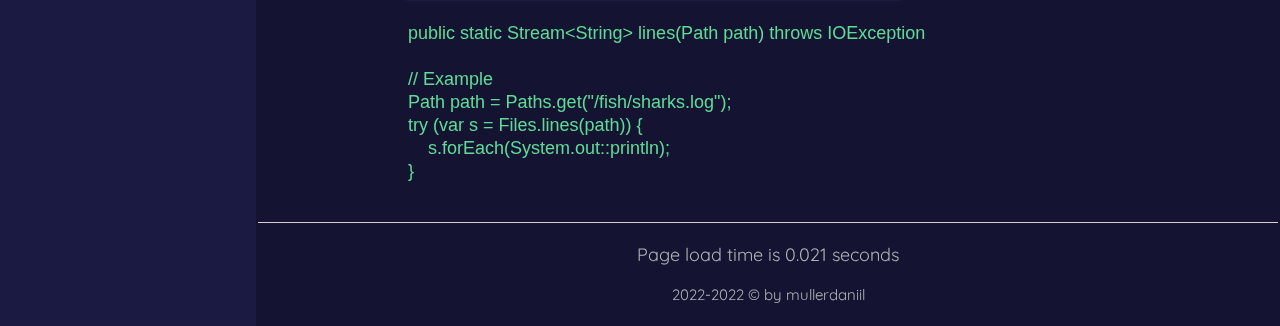
<file: nio-2.html>
<!DOCTYPE html>
<html lang="en">
<head>
    <meta charset="UTF-8">
    <title>NIO.2</title>
    <link rel="stylesheet" href="styles/style.css">
    <link rel="stylesheet" href="styles/text.css">
    <link rel="stylesheet" href="styles/images.css">
    <link rel="stylesheet" href="styles/chapters.css">
    <script src="scripts/page-load-time.js"></script>
</head>
<body>
<script src="scripts/load-page-template.js"></script>

<div class="sidebar">
</div>

<div class="content-container">
    <header class="header">
    </header>

    <main class="content">
        <h1>Chapter 9. NIO.2</h1>
        <h2>Path</h2>
        <ul>
            <li>
                <p><code>java.nio.file.Path</code> - аналог <code>java.io.File</code>, представляет собой иерархический путь к файлу или директории в файловой системе. В отличие <code>java.io.File</code>, <code>Path</code> поддерживать использование symbolic link (специальный файл в файловой системе, который является на другой файл или папку).</p>
            </li>
            <li>
                <p>получить объект <code>Path</code> можно с помощью фабричного метода:</p>
            </li>
        </ul>
        <pre><code class="language-java">// Path factory method
public static Path of(String first, String… more)

// Examples
Path path1 = Path.of(&quot;pandas/cuddly.png&quot;);
Path path2 = Path.of(&quot;c:\\zooinfo\\November\\employees.txt&quot;);
Path path3 = Path.of(&quot;/home/zoodirectory&quot;);

// More
Path path1 = Path.of(&quot;pandas&quot;, &quot;cuddly.png&quot;);
Path path2 = Path.of(&quot;c:&quot;, &quot;zooinfo&quot;, &quot;November&quot;, &quot;employees.txt&quot;);
Path path3 = Path.of(&quot;/&quot;, &quot;home&quot;, &quot;zoodirectory&quot;);
</code></pre>
        <ul>
            <li>также для получения instance <code>Path</code> можно использовать фабричный метод у <code>java.nio.file.Paths</code>:</li>
        </ul>
        <pre><code class="language-java">// Paths factory method
public static Path get(String first, String… more)
</code></pre>

        <ul>
            <li>можно получить instance <code>FileSystem</code>, а из него получить <code>Path</code>:</li>
        </ul>
        <pre><code class="language-java">// FileSystems factory method
public static FileSystem getDefault()

// FileSystem instance method
public Path getPath (String first, String… more)

// Examples
Path path1 = FileSystems.getDefault().getPath(&quot;pandas/cuddly.png&quot;);
Path path2 = FileSystems.getDefault()
 .getPath(&quot;c:\\zooinfo\\November\\employees.txt&quot;);
Path path3 = FileSystems.getDefault().getPath(&quot;/home/zoodirectory&quot;);
</code></pre>
        <ul>
            <li>есть возможность подключаться к удаленной (remote) файловой системе:</li>
        </ul>
        <pre><code class="language-java">FileSystem fileSystem = FileSystems.getFileSystem(
    new URI(&quot;http://www.selikoff.net&quot;));
    Path path = fileSystem.getPath(&quot;duck.txt&quot;);
</code></pre>
        <ul>
            <li>
                <code>Path</code> содержит три метода для получения базовой информации о представлении пути и получении его частей:</li>
        </ul>
        <pre><code class="language-java">public String toString()
public int getNameCount()
public Path getName(int index)
</code></pre>
        <ul>
            <li>есть метод <code>subpath()</code> для получения подпути:</li>
        </ul>
        <pre><code class="language-java">public Path subpath(int beginIndex, int endIndex)
</code></pre>
        <ul>
            <li>можно проверить является ли путь абсолютным с помощью <code>isAbsolute()</code>. Текущую рабочую директорию можно получить с помощью <code>System.getProperty(&quot;user.dir&quot;)</code>:</li>
        </ul>
        <pre><code class="language-java">public boolean isAbsolute()
public Path toAbsolutePath()
</code></pre>
        <ul>
            <li>пути соединяются с помощью <code>resolve()</code>:</li>
        </ul>
        <pre><code class="language-java">public Path resolve(Path other)
public Path resolve(String other)
</code></pre>
        <ul>
            <li>с помощью <code>relativize()</code> можно получить относительный путь относительно другого пути. При этом, оба пути должны быть одновременно либо абсолютными, либо относительными:</li>
        </ul>
        <pre><code class="language-java">var path1 = Path.of(&quot;fish.txt&quot;);
var path2 = Path.of(&quot;friendly/birds.txt&quot;);
System.out.println(path1.relativize(path2));
System.out.println(path2.relativize(path1));

// ../friendly/birds.txt
// ../../fish.txt
</code></pre>
        <ul>
            <li>
                <code>normalize()</code> позволяет избавляться от лишних символов в пути:</li>
        </ul>
        <pre><code class="language-java">var p1 = Path.of(&quot;./armadillo/../shells.txt&quot;);
System.out.println(p1.normalize()); // shells.txt
var p2 = Path.of(&quot;/cats/../panther/food&quot;);
System.out.println(p2.normalize()); // /panther/food
var p3 = Path.of(&quot;../../fish.txt&quot;);
System.out.println(p3.normalize()); // ../../fish.txt
</code></pre>
        <ul>
            <li>метод <code>toRealPath()</code> также избавляется от лишних символов в пути, а также бросает исключение в том случае, если путь не существует.</li>
        </ul>
        <h2>NIO.2 Files</h2>
        <ul>
            <li>метод для проверки на то, существует ли файл:</li>
        </ul>
        <pre><code class="language-java">public static boolean exists(Path path, LinkOption… options)
</code></pre>
        <ul>
            <li>метод для проверки на то, ссылаются ли два объекта <code>Path</code> на один и тот же файл (директорию):</li>
        </ul>
        <pre><code class="language-java">public static boolean isSameFile (Path path, Path path2) throws IOException
</code></pre>
        <ul>
            <li>метод <code>createDirectory()</code> создает директорию и бросает исключение, если она уже существует, или если пути до директории не существуют. <code>createDirectories()</code> создает директорию со всем несуществующими родительскими директориями, ведущими к пути:</li>
        </ul>
        <pre><code class="language-java">public static Path createDirectory (Path dir,
    FileAttribute&lt;?&gt;... attrs) throws IOException
public static Path createDirectories (Path dir,
    FileAttribute&lt;?&gt;... attrs) throws IOException
</code></pre>
        <ul>
            <li>метод для копирования файлов (директорий). Для перезаписи можно использовать опцию <code>REPLACE_EXISTING</code>. Можно производить копирование, используя потоки:</li>
        </ul>
        <pre><code class="language-java">public static Path copy (Path source, Path target, CopyOption... options) throws IOException

// Example
Files.copy(Paths.get(&quot;book.txt&quot;), Paths.get(&quot;movie.txt&quot;),
    StandardCopyOption.REPLACE_EXISTING);

public static long copy (InputStream in, Path target, CopyOption… options) throws IOException
public static long copy (Path source, OutputStream out) throws IOException
</code></pre>
        <ul>
            <li>переименование или перемещение путей с помощью <code>move()</code>:</li>
        </ul>
        <pre><code class="language-java">public static Path move (Path source, Path target, CopyOption... options) throws IOException

// Examples
Files.move(Path.of(&quot;c:\\zoo&quot;), Path.of(&quot;c:\\zoo-new&quot;));
Files.move(Path.of(&quot;c:\\user\\addresses.txt&quot;),
    Path.of(&quot;c:\\zoo-new\\addresses2.txt&quot;));
</code></pre>
        <ul>
            <li>метод для удаления. При этом, папка должна быть пустой:</li>
        </ul>
        <pre><code class="language-java">public static void delete (Path path) throws IOException
public static boolean deleteIfExists (Path path) throws IOException
</code></pre>
        <ul>
            <li>в <code>Files</code> существует метод для чтения всех строк файла в список:</li>
        </ul>
        <pre><code class="language-java">public static List&lt;String&gt; readAllLines(Path path) throws IOException
</code></pre>
        <ul>
            <li>методы для получения различных свойств файла:</li>
        </ul>
        <pre><code class="language-java">public static boolean isHidden(Path path) throws IOException
public static boolean isReadable(Path path)
public static boolean isWritable(Path path)
public static boolean isExecutable(Path path)
public static long size (Path path) throws IOException
public static FileTime getLastModifiedTime (Path path, LinkOption... options) throws IOException
</code></pre>
        <ul>
            <li>можно получать объект, содержащий атрибуты пути:</li>
        </ul>
        <pre><code class="language-java">var path = Paths.get(&quot;/turtles/sea.txt&quot;);
BasicFileAttributes data = Files.readAttributes(path,
 BasicFileAttributes.class);
System.out.println(&quot;Is a directory? &quot; + data.isDirectory());
System.out.println(&quot;Is a regular file? &quot; + data.isRegularFile());
System.out.println(&quot;Is a symbolic link? &quot; + data.isSymbolicLink());
System.out.println(&quot;Size (in bytes): &quot; + data.size());
System.out.println(&quot;Last modified: &quot; + data.lastModifiedTime());
</code></pre>
        <ul>
            <li>можно изменять атрибуты (но не все) с помощью view объекта:</li>
        </ul>
        <pre><code class="language-java">// Read file attributes
var path = Paths.get(&quot;/turtles/sea.txt&quot;);
BasicFileAttributeView view = Files.getFileAttributeView(path,
    BasicFileAttributeView.class);
BasicFileAttributes attributes = view.readAttributes();
// Modify file last modified time
FileTime lastModifiedTime = FileTime.fromMillis(
    attributes.lastModifiedTime().toMillis() + 10_000);
view.setTimes(lastModifiedTime, null, null);
</code></pre>
        <h2>Stream API</h2>
        <ul>
            <li>получение содержимого директории:</li>
        </ul>
        <pre><code class="language-java">public static Stream&lt;Path&gt; list (Path dir) throws IOException
</code></pre>
        <ul>
            <li>deep копирование с использованием Stream API:</li>
        </ul>
        <pre><code class="language-java">public void copyPath(Path source, Path target) {
    try {
        Files.copy(source, target);
        if(Files.isDirectory(source))
            try (Stream&lt;Path&gt; s = Files.list(source)) {
                s.forEach(p -&gt; copyPath(p,
                        target.resolve(p.getFileName())));
            }
    } catch (IOException e) {
        e.printStackTrace();
    }
}
</code></pre>
        <ul>
            <li>
                <code>Files</code> содержит методы для обхода дерева папки, используя поиск в глубину (DFS):</li>
        </ul>
        <pre><code class="language-java">public static Stream&lt;Path&gt; walk(Path start,
    FileVisitOption... options) throws IOException
public static Stream&lt;Path&gt; walk(Path start, int maxDepth,
    FileVisitOption... options) throws IOException
</code></pre>
        <ul>
            <li>пример нахождения общего размера всех файлов в папке:</li>
        </ul>
        <pre><code class="language-java">private long getSize(Path p) {
    try {
        return Files.size(p);
    } catch (IOException e) {
        e.printStackTrace();
    }
    return 0L;
}
public long getPathSize(Path source) throws IOException {
    try (var s = Files.walk(source)) {
        return s.parallel()
                .filter(p -&gt; !Files.isDirectory(p))
                .mapToLong(this::getSize)
                .sum();
    }
}
</code></pre>
        <ul>
            <li>также для поиска можно использовать метод <code>find()</code>:</li>
        </ul>
        <pre><code class="language-java">public static Stream&lt;Path&gt; find (Path start,
    int maxDepth,
    BiPredicate&lt;Path, BasicFileAttributes&gt; matcher,
    FileVisitOption… options) throws IOException

// Example
Path path = Paths.get(&quot;/bigcats&quot;);
long minSize = 1_000;
try (var s = Files.find(path, 10,
        (p, a) -&gt; a.isRegularFile()
                &amp;&amp; p.toString().endsWith(&quot;.java&quot;)
                &amp;&amp; a.size() &gt; minSize)) {
    s.forEach(System.out::println);
}
</code></pre>
        <ul>
            <li>для построчного чтения файла используется <code>lines()</code>. Метод похож на <code>Files.readAllLines()</code>, однако преимущество <code>lines()</code> в том, что происходит lazy evaluation, и не требуется, чтобы файл хранился полностью в памяти:</li>
        </ul>
        <pre><code class="language-java">public static Stream&lt;String&gt; lines(Path path) throws IOException

// Example
Path path = Paths.get(&quot;/fish/sharks.log&quot;);
try (var s = Files.lines(path)) {
    s.forEach(System.out::println);
}
</code></pre>

    </main>

    <footer>
    </footer>
</div>

<script src="scripts/set-active-links.js"></script>
</body>
</html>
</file>
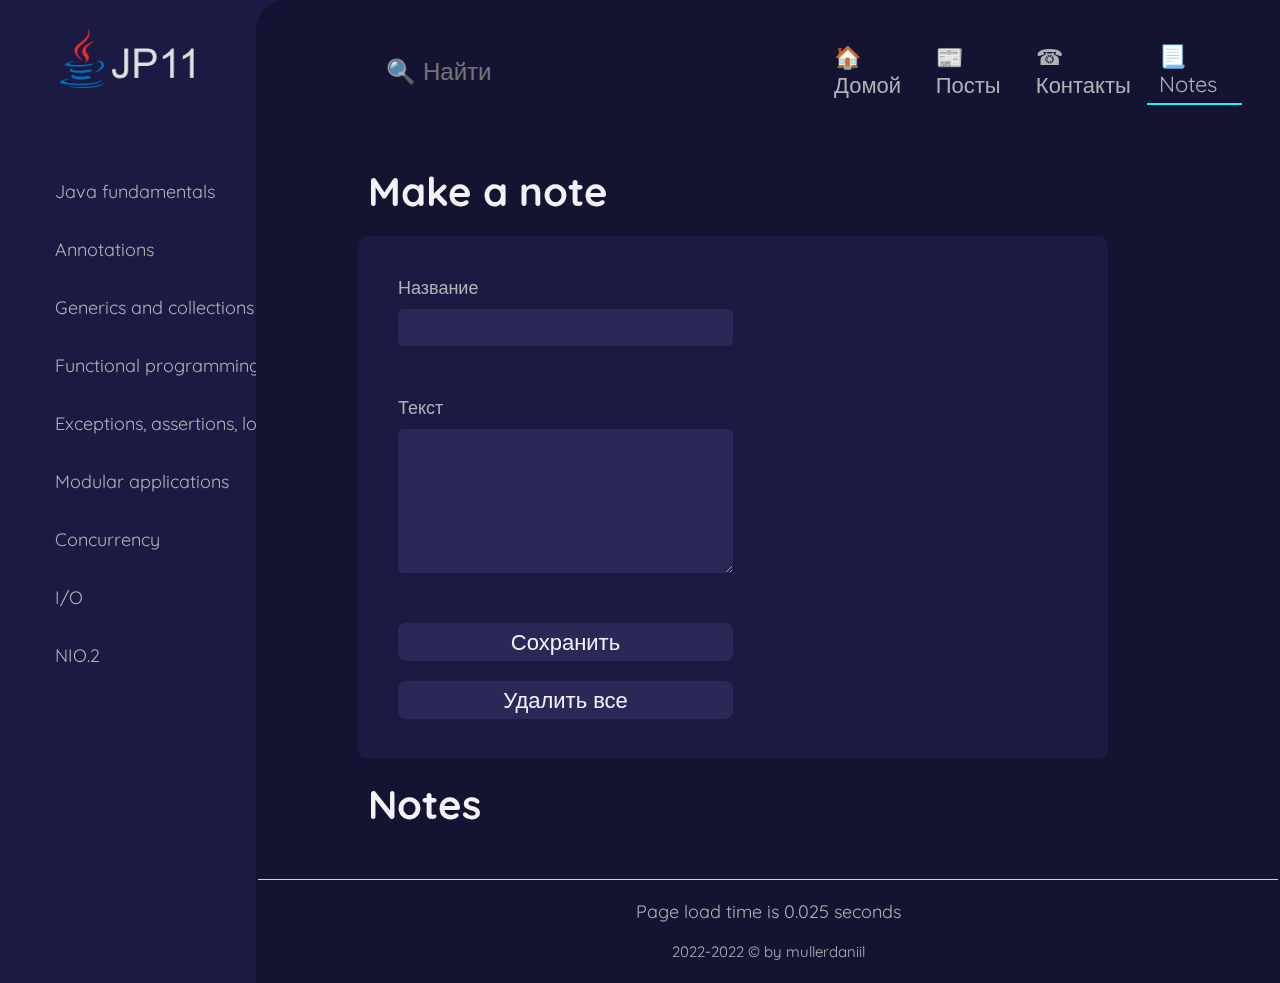
<file: notes.html>
<!DOCTYPE html>
<html lang="ru">
<head>
  <meta charset="UTF-8">
  <title>Notes</title>
  <link rel="stylesheet" href="styles/style.css">
  <link rel="stylesheet" href="styles/text.css">
  <link rel="stylesheet" href="styles/images.css">
  <link rel="stylesheet" href="styles/tables.css">
  <link rel="stylesheet" href="styles/form.css">
  <script src="scripts/page-load-time.js"></script>
</head>

<body>
<script src="scripts/load-page-template.js"></script>

<div class="sidebar">
</div>

<div class="content-container">
  <header class="header">
  </header>

  <main class="content">
    <h1 class="content__header">Make a note</h1>
    <section class="content__section">

      <form class="form" id="notes-form">
        <label class="form__label" for="note-name">Название</label>
        <input class="form__input" id="note-name" type="text" name="note-name">

        <label class="form__label" for="note-text">Текст</label>
        <textarea class="form__input" id="note-text" name="note-text" rows="4"></textarea>
<!--        <input class="form__input" id="note-text" type="text" rows="5" name="note-text">-->

        <input class="form__submit" type="submit" value="Сохранить">
      </form>

      <input class="notes-delete__button" type="submit" value="Удалить все" onclick="clearNotes();">
    </section>



    <h1 class="content__header">Notes</h1>
    <section class="content__grid-section" id="notes-section">

    </section>

  </main>

  <footer>
  </footer>
</div>

<script src="scripts/set-active-links.js"></script>
<script src="scripts/handle-form.js"></script>
</body>
</html>
</file>
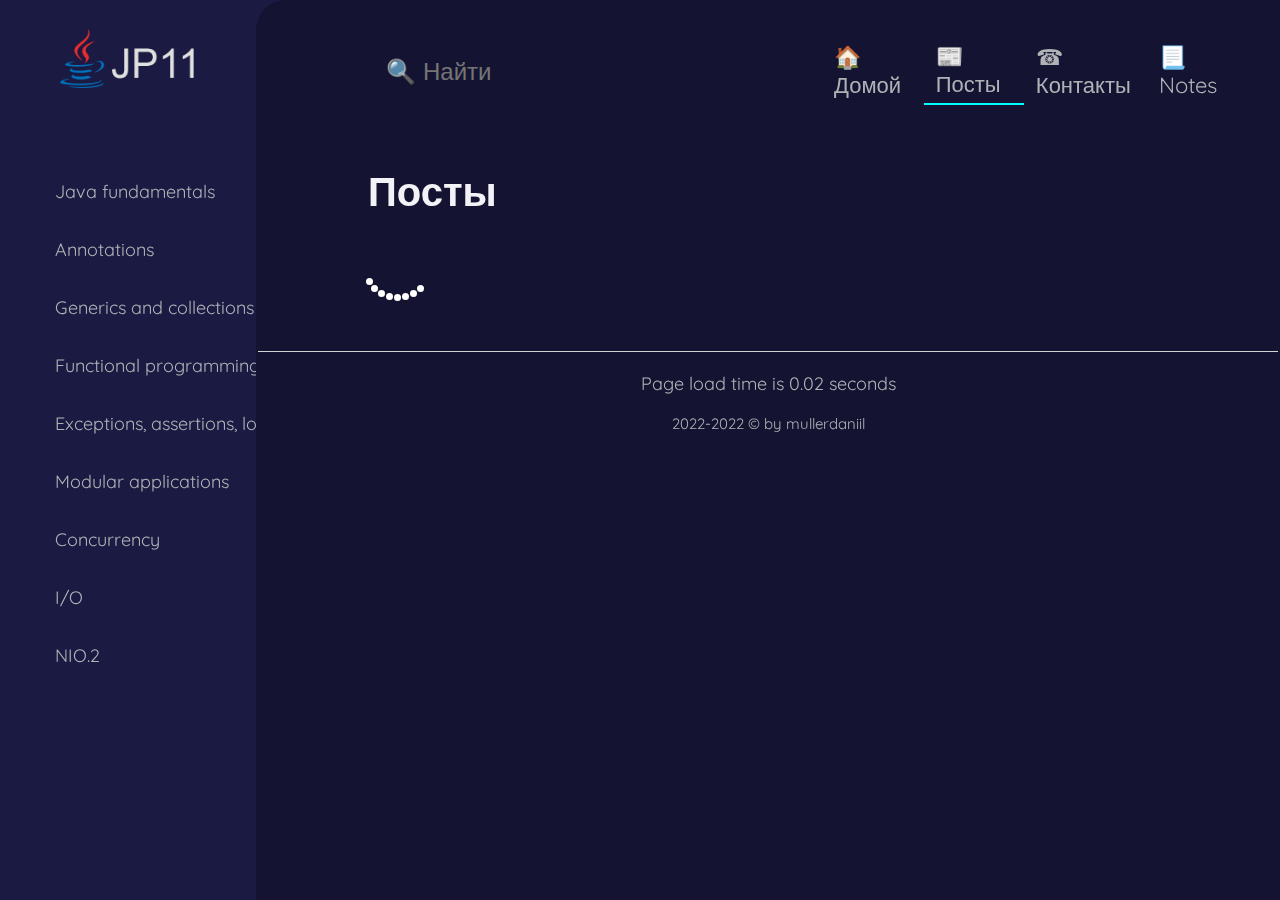
<file: posts.html>
<!DOCTYPE html>
<html lang="ru">
<head>
    <meta charset="UTF-8">
    <title>Посты</title>
    <link rel="stylesheet" href="styles/style.css">
    <link rel="stylesheet" href="styles/text.css">
    <link rel="stylesheet" href="styles/images.css">
    <link rel="stylesheet" href="styles/tables.css">
    <link rel="stylesheet" href="styles/loading-animation.css">
    <script src="scripts/page-load-time.js"></script>
</head>

<body>
<script src="scripts/load-page-template.js"></script>

<div class="sidebar">
</div>

<div class="content-container">
    <header class="header">
    </header>

    <main class="content">
        <h1 class="content__header">Посты</h1>
        <div class="lds-roller"><div></div><div></div><div></div><div></div><div></div><div></div><div></div><div></div></div>
    </main>

    <footer>
    </footer>
</div>

<script src="scripts/set-active-links.js"></script>
<script src="scripts/fetch-posts.js"></script>
</body>
</html>
</file>
<file: styles/style.css>
@import url('https://fonts.googleapis.com/css2?family=Quicksand:wght@500&display=swap');

:root {
    /*clown*/
    --background-color: #1B1A43;
    --panel-color: #141432;
    --panel-border-color: var(--panel-color);
    --line-color: lightgray;
    --text-color-inactive: #B0B2B6;
    --text-color-active: #F3F2F6;
    --sidebar-navigation-item-background-color: #27344F;
    --sidebar-navigation-item-active-border-color: lime;
    --header-background-color: var(--panel-color);
    --input-field-background-color: var(--panel-color);
    /*--content-section-background-color: #292857;*/
    --content-section-background-color: var(--background-color);
    --content-section-background-color-active: #33325F;


    /*strict #2*/
    /*--background-color: #131217;*/
    /*--panel-color: #191B1F;*/
    /*--panel-border-color: var(--panel-color);*/
    /*--line-color: lightgray;*/
    /*--text-color-inactive: #A0A2A6;*/
    /*--text-color-active: #F3F2F6;*/
    /*--sidebar-navigation-item-background-color: #1D1C23;*/
    /*--sidebar-navigation-item-active-border-color: lime;*/
    /*--header-background-color: var(--panel-color);*/
    /*--input-field-background-color: var(--panel-color);*/
    /*--content-section-background-color: #0D0C0F;*/
    /*--content-section-background-color-active: var(--content-section-background-color);*/
}

* {
    box-sizing: border-box;
    margin: 0;
    font-family: 'Quicksand', sans-serif;
    font-size: 18px;
}

a, a:visited, a:hover, a:active {
    color: inherit;
    text-decoration: none;
    font-size: inherit;
}

body {
    background-color: var(--background-color);
    color: var(--text-color-inactive);
}


.sidebar {
    position: fixed;
    top: 0;
    left: 0;
}

.sidebar__logo {
    display: flex;
    flex-direction: row;
    justify-content: left;
    padding-top: 20px;
    padding-left: 45px;
}

.sidebar__logo img {
    width: 170px;
}

.sidebar__navigation {
    margin: 60px 0 0 0;
    width: 400px;
}

.sidebar__navigation__list {
    list-style: none;
}

.sidebar__navigation__item {
    margin-bottom: 5px;
    min-width: 150px;
    font-size: 18px;
    padding: 15px;
}

.sidebar__navigation__item_active {
    background: linear-gradient(to right, #202853FF, #FFFFFF00);
    border-left: 2px solid cyan;
}

.sidebar__navigation__item:hover {
    color: var(--text-color-active);
    background-color: var(--sidebar-navigation-item-background-color);
    border-left: 2px solid var(--sidebar-navigation-item-active-border-color);
    transition: 0.3s;
}


.content-container {
    display: flex;
    flex-direction: column;
    background-color: var(--panel-color);
    min-height: 100vh;
    width: 80%;
    border: 2px solid var(--panel-border-color);
    border-top-left-radius: 30px;

    position: absolute;
    left: 20%;
}

.header {
    padding: 35px 0 20px 100px;
    border-bottom: 1px solid var(--panel-border-color);
    border-top-left-radius: 30px;
    margin-bottom: 20px;
    background-color: var(--header-background-color);
}

.header__menu {
    width: 100%;
    display: flex;
    flex-direction: row;
    justify-content: left;
}

.header__menu__list {
    list-style: none;
    width: 50%;
    display: flex;
    flex-direction: row;
    justify-content: space-around;
}

.header__menu__item {
    display: flex;
    flex-direction: column;
    justify-content: center;
    font-size: 22px;
    padding: 5px 12px;
}

.header__menu__item_active {
    border-bottom: 2px solid cyan;
}

.header__menu__item:hover {
    color: var(--text-color-active);
    transition: 0.3s;
}

.header__menu__input-field input {
    width: 400px;
    height: 40px;
    background-color: var(--input-field-background-color);
    color: var(--text-color-inactive);
    border: 1px solid var(--panel-border-color);
    border-radius: 4px;
    padding: 2px 15px;
    font-size: 24px;
}


.content {
    padding: 0 150px 0 100px;
}

.content__header {
    color: var(--text-color-active);
    margin: 20px 0 10px 10px;
    font-size: 40px;
}

.content__grid-section {
    display: grid;
    grid-template-columns: 50% 50%;
}

.content__section {
    margin: 20px 20px 0 0;
    padding: 40px;
    background-color: var(--content-section-background-color);
    border-radius: 10px;
    overflow: hidden;
}

.content__section:hover {
    background-color: var(--content-section-background-color-active);
    color: var(--text-color-active);
    transition: 0.4s;
}

.content__single-column-section {
    display: flex;
    flex-direction: row;
    justify-content: center;
}

.content__section__header {
    margin-bottom: 20px;
    color: var(--text-color-active);
    font-size: 20px;
}

.content__section__code {
    font-family: 'Consolas', sans-serif;
}


footer {
    margin-top: 40px;
    font-size: 15px;
    padding: 20px;
    border-top: 1px solid var(--line-color);
    text-align: center;
}


.full-text {
}

.short-text {
    display: none;
}

@media screen and (max-width: 1200px) {
    .sidebar__logo img {
        width: 100px;
    }

    .sidebar__navigation {
        display: none;
    }

    .content__grid-section {
        display: grid;
        grid-template-columns: 100%;
    }

    .short-text {
        display: inline-block;
    }

    .full-text {
        display: none;
    }

    .header__menu__input-field input {
        width: 200px;
    }

    .content {
        padding: 0 30px 0 50px;
    }
}

.slides {
    width: 300px;
}

.slide {
    margin: 20px;
    padding: 40px;
    background-color: var(--content-section-background-color);
    border-radius: 10px;
    overflow: hidden;
}

.slide div {
    display: flex;
    flex-direction: row;
    justify-content: center;
    text-align: center;
}
</file>
<file: styles/text.css>
.text-paragraph, .text-paragraph * {
    font-family: 'Arial', sans-serif;
    font-size: 24px;
    text-align: center;
    line-height: 2.5;
}
</file>
<file: styles/images.css>
.shadowed-image {
    width: 600px;
    -webkit-filter: drop-shadow(10px 10px 10px black);
    filter: drop-shadow(10px 10px 10px black);
}
</file>
<file: styles/tables.css>
.content__section__table th {
    padding: 15px;
    background-color: var(--panel-color);
}

.content__section__table td {
    padding: 20px;
}

.content__section__table tr:nth-child(odd) {
    background-color: #292857;
}

.content__section__table tr:nth-child(even) {
    background-color: #2E2D5B;
}
</file>
<file: styles/chapters.css>
.content h1 {
    color: var(--text-color-active);
    font-size: 36px;
    margin-top: 40px;
}

.content h2 {
    font-size: 28px;
    margin-top: 40px;
    margin-left: 10px;
}

.content ul {

}

.content > ul > li {
    width: 70%;
    padding: 30px;
    margin: 20px 0;
    background-color: var(--content-section-background-color);
    border-radius: 10px;
    overflow: hidden;
}

.content > ul > li:hover {
    background-color: var(--content-section-background-color-active);
    transition: 0.3s;
}

.lang-java, code {
    font-family: 'Lucida Console', sans-serif;
    color: #5EDB96;
}

.lang-java:hover, code:hover {
    color: lime;
    transition: 0.25s;
}

pre, .content > p {
    margin-left: 50px;
}

table {
    margin-left: 40px;
}

tr:nth-child(odd) {
    background-color: #33325F;
}

tr:nth-child(even) {
    background-color: #2E2D5B;
}

th {
    background-color: var(--content-section-background-color);
    padding: 15px;
}

td {
    padding: 20px;
}
</file>
<file: styles/form.css>
.form {
    display: flex;
    flex-direction: column;
    width: 50%;
    font-size: 28px;
}

.form__input {
    background-color: #292857;
    margin: 10px 0 50px 0;
    border: none;
    font-size: 28px;
    color: var(--text-color-active);
    border-radius: 5px;
}

.form__submit {
    background-color: #292857;
    border: none;
    border-radius: 8px;
    font-size: 22px;
    height: 38px;
    color: var(--text-color-active);
}

.notes-delete__button {
    background-color: #292857;
    border: none;
    border-radius: 8px;
    font-size: 22px;
    height: 38px;
    color: var(--text-color-active);
    margin-top: 20px;
    width: 50%;
}
</file>
<file: styles/loading-animation.css>
.lds-roller {
    display: inline-block;
    position: relative;
    width: 80px;
    height: 80px;
}
.lds-roller div {
    animation: lds-roller 1.2s cubic-bezier(0.5, 0, 0.5, 1) infinite;
    transform-origin: 40px 40px;
}
.lds-roller div:after {
    content: " ";
    display: block;
    position: absolute;
    width: 7px;
    height: 7px;
    border-radius: 50%;
    background: #fff;
    margin: -4px 0 0 -4px;
}
.lds-roller div:nth-child(1) {
    animation-delay: -0.036s;
}
.lds-roller div:nth-child(1):after {
    top: 63px;
    left: 63px;
}
.lds-roller div:nth-child(2) {
    animation-delay: -0.072s;
}
.lds-roller div:nth-child(2):after {
    top: 68px;
    left: 56px;
}
.lds-roller div:nth-child(3) {
    animation-delay: -0.108s;
}
.lds-roller div:nth-child(3):after {
    top: 71px;
    left: 48px;
}
.lds-roller div:nth-child(4) {
    animation-delay: -0.144s;
}
.lds-roller div:nth-child(4):after {
    top: 72px;
    left: 40px;
}
.lds-roller div:nth-child(5) {
    animation-delay: -0.18s;
}
.lds-roller div:nth-child(5):after {
    top: 71px;
    left: 32px;
}
.lds-roller div:nth-child(6) {
    animation-delay: -0.216s;
}
.lds-roller div:nth-child(6):after {
    top: 68px;
    left: 24px;
}
.lds-roller div:nth-child(7) {
    animation-delay: -0.252s;
}
.lds-roller div:nth-child(7):after {
    top: 63px;
    left: 17px;
}
.lds-roller div:nth-child(8) {
    animation-delay: -0.288s;
}
.lds-roller div:nth-child(8):after {
    top: 56px;
    left: 12px;
}
@keyframes lds-roller {
    0% {
        transform: rotate(0deg);
    }
    100% {
        transform: rotate(360deg);
    }
}
</file>
